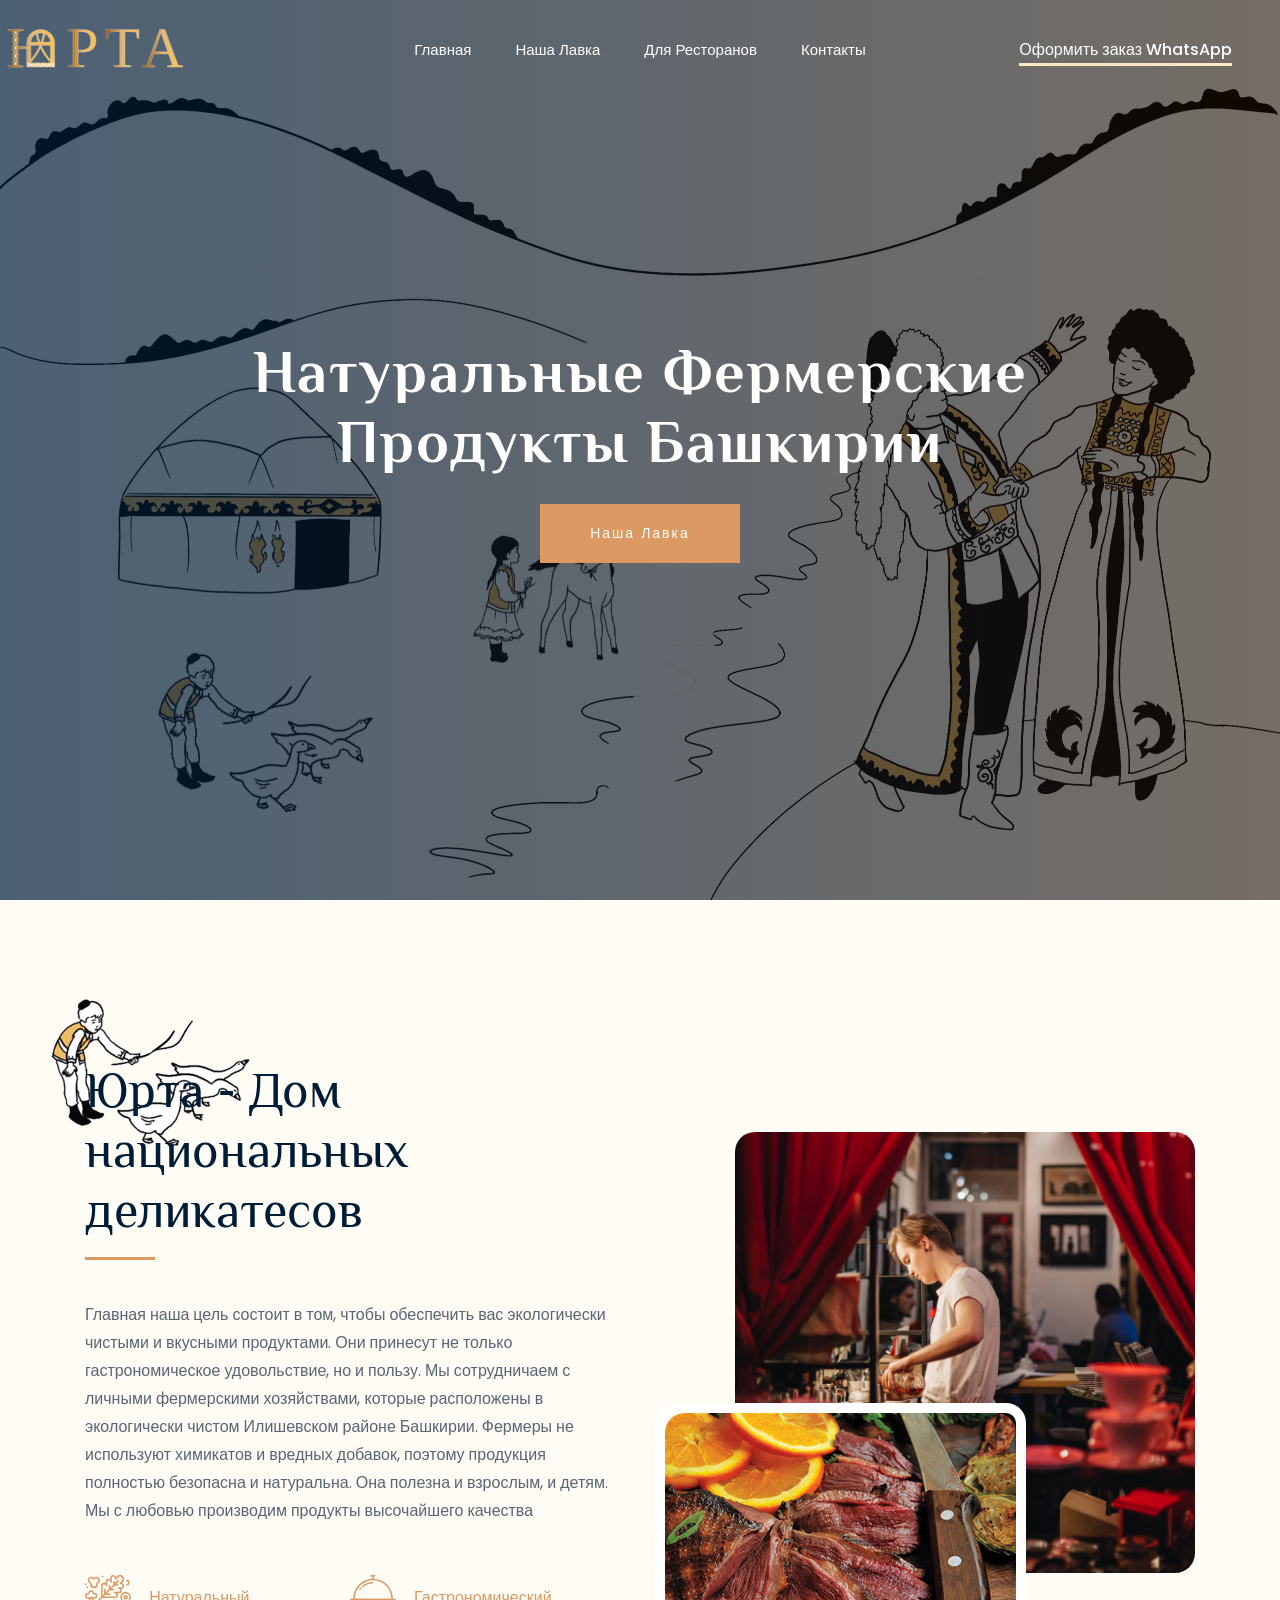
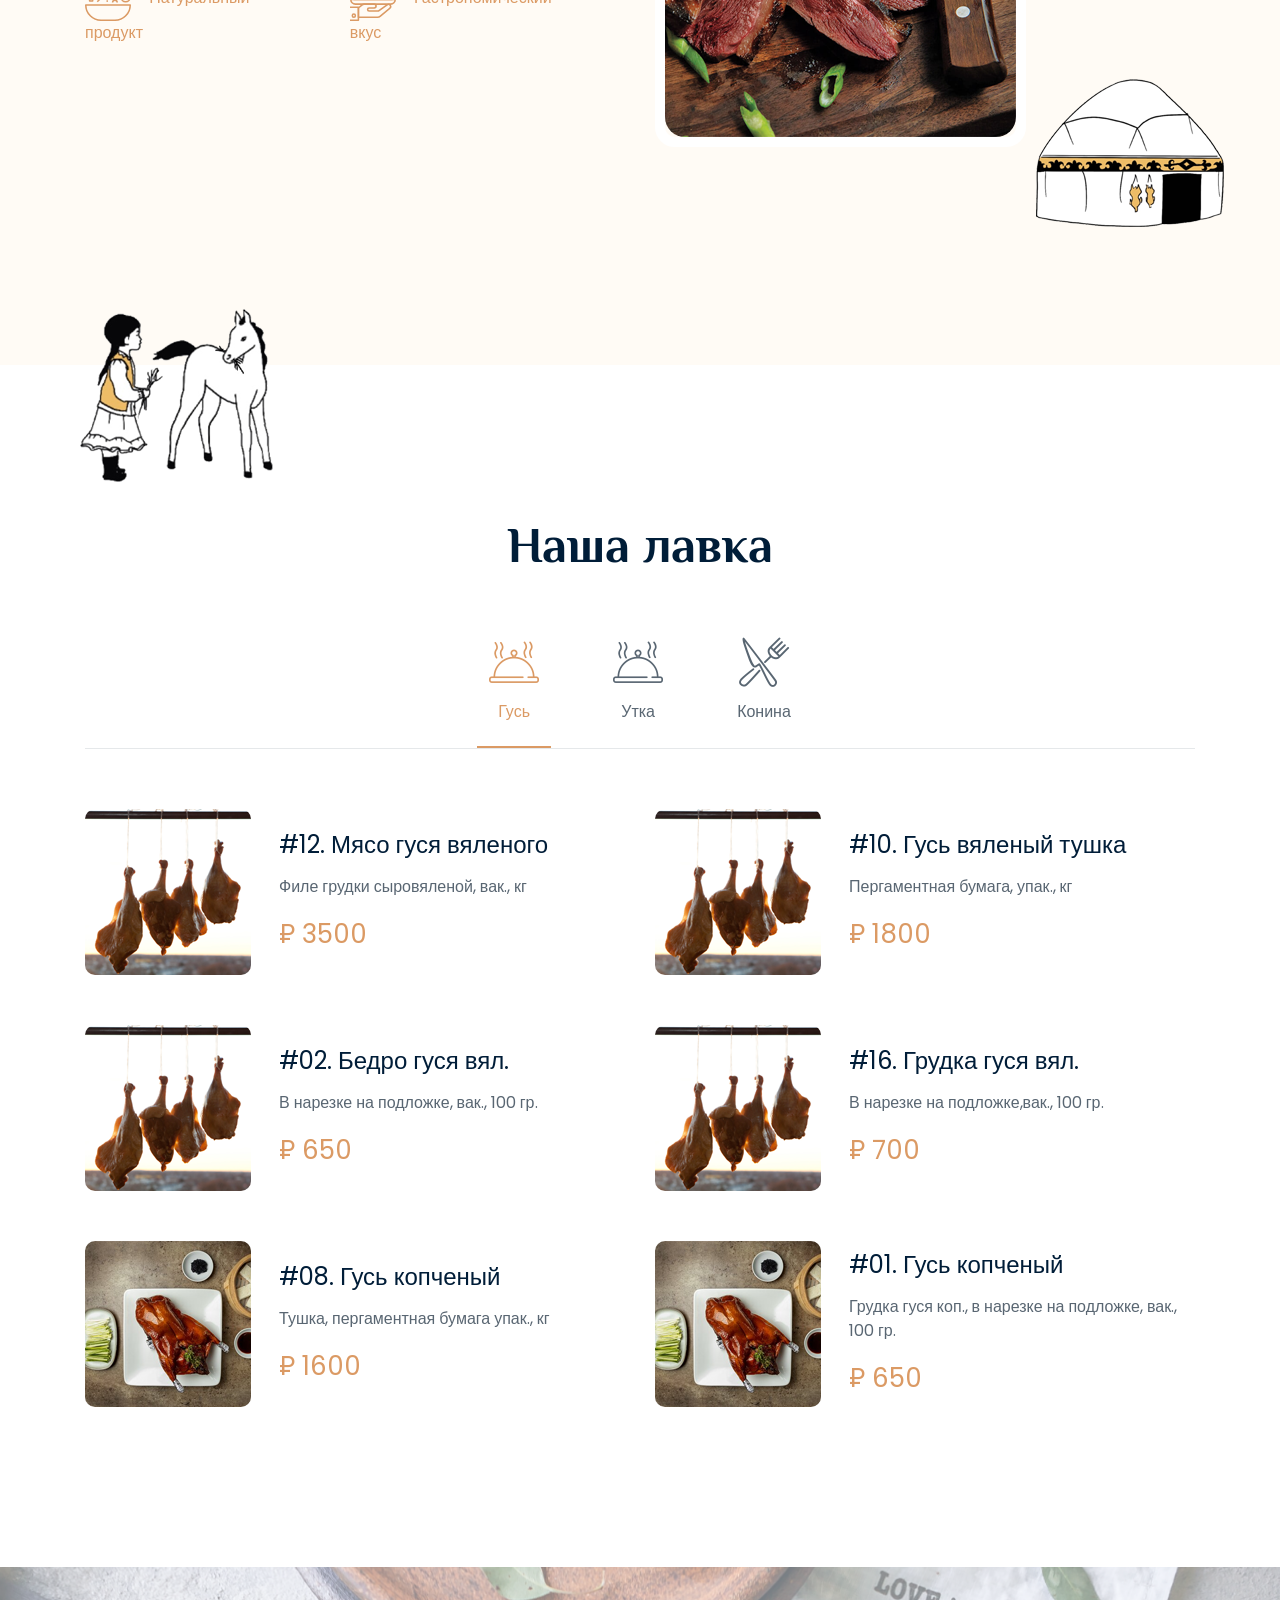
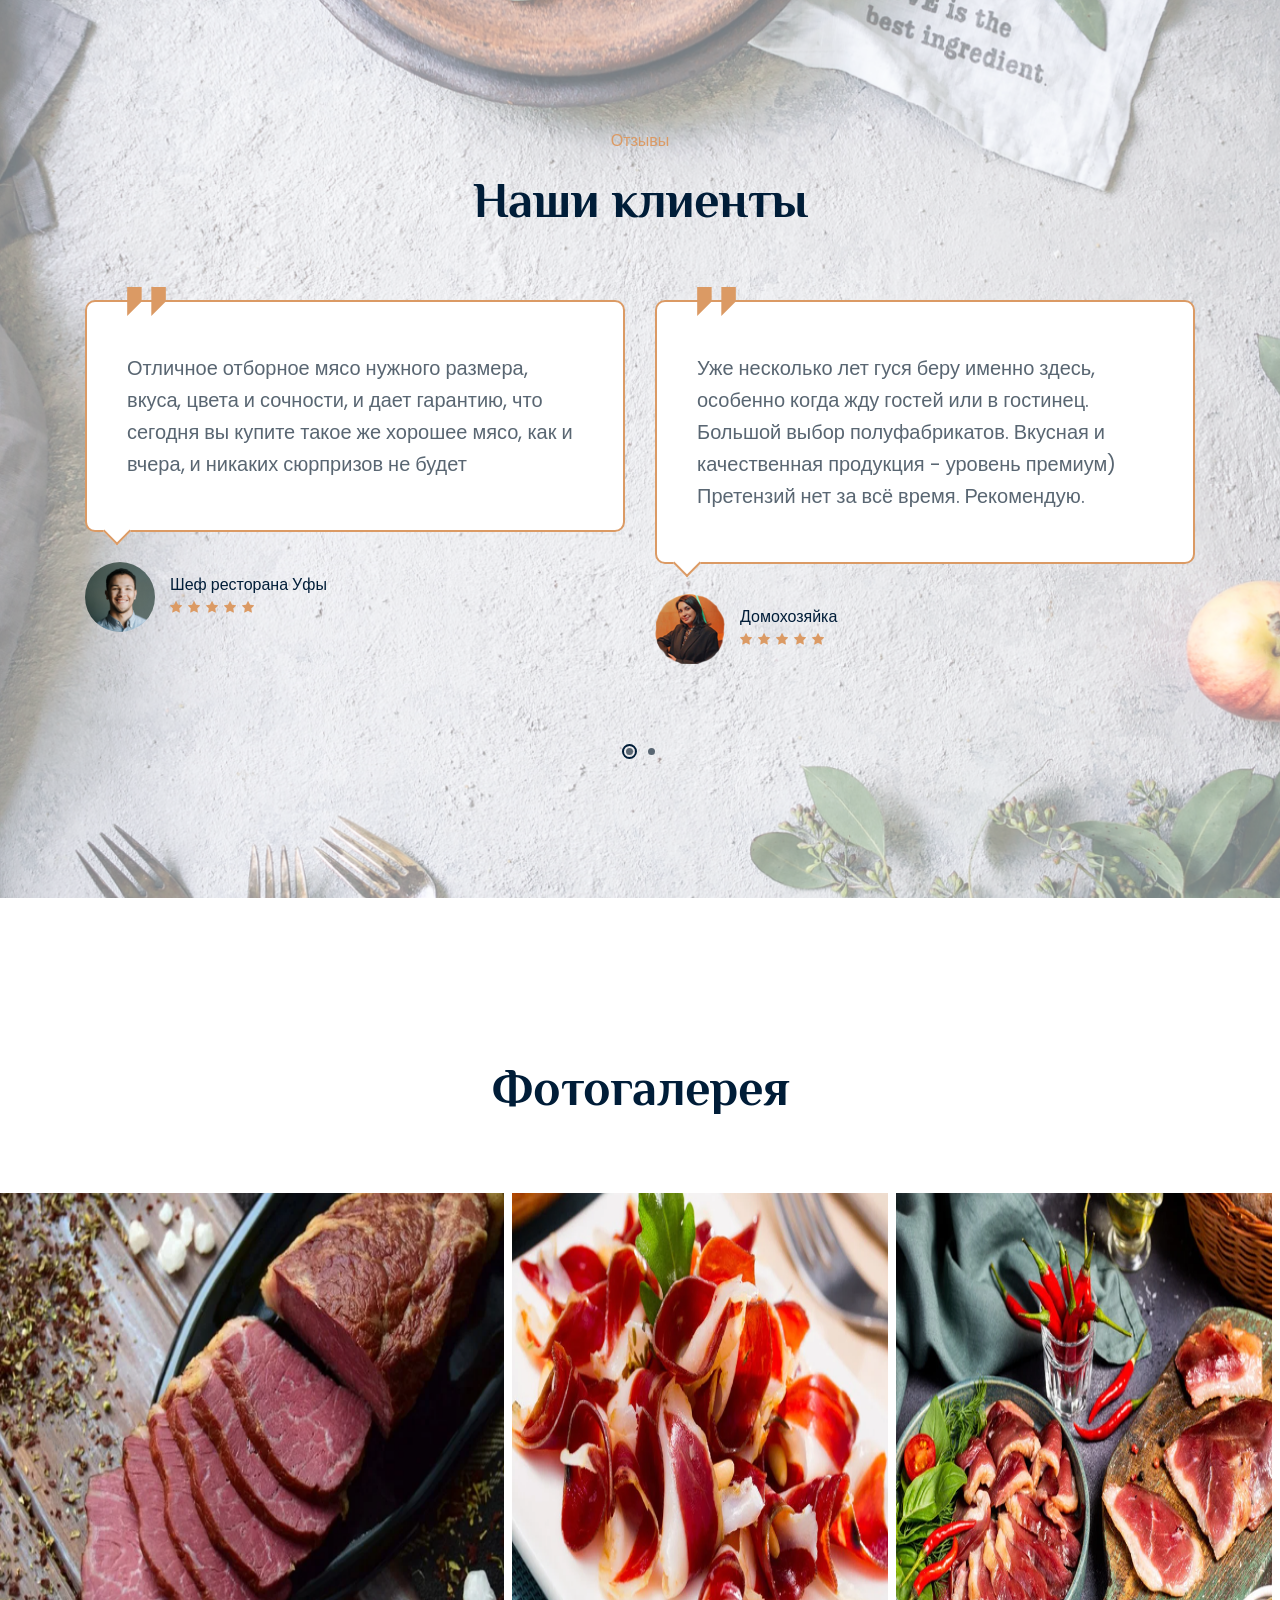
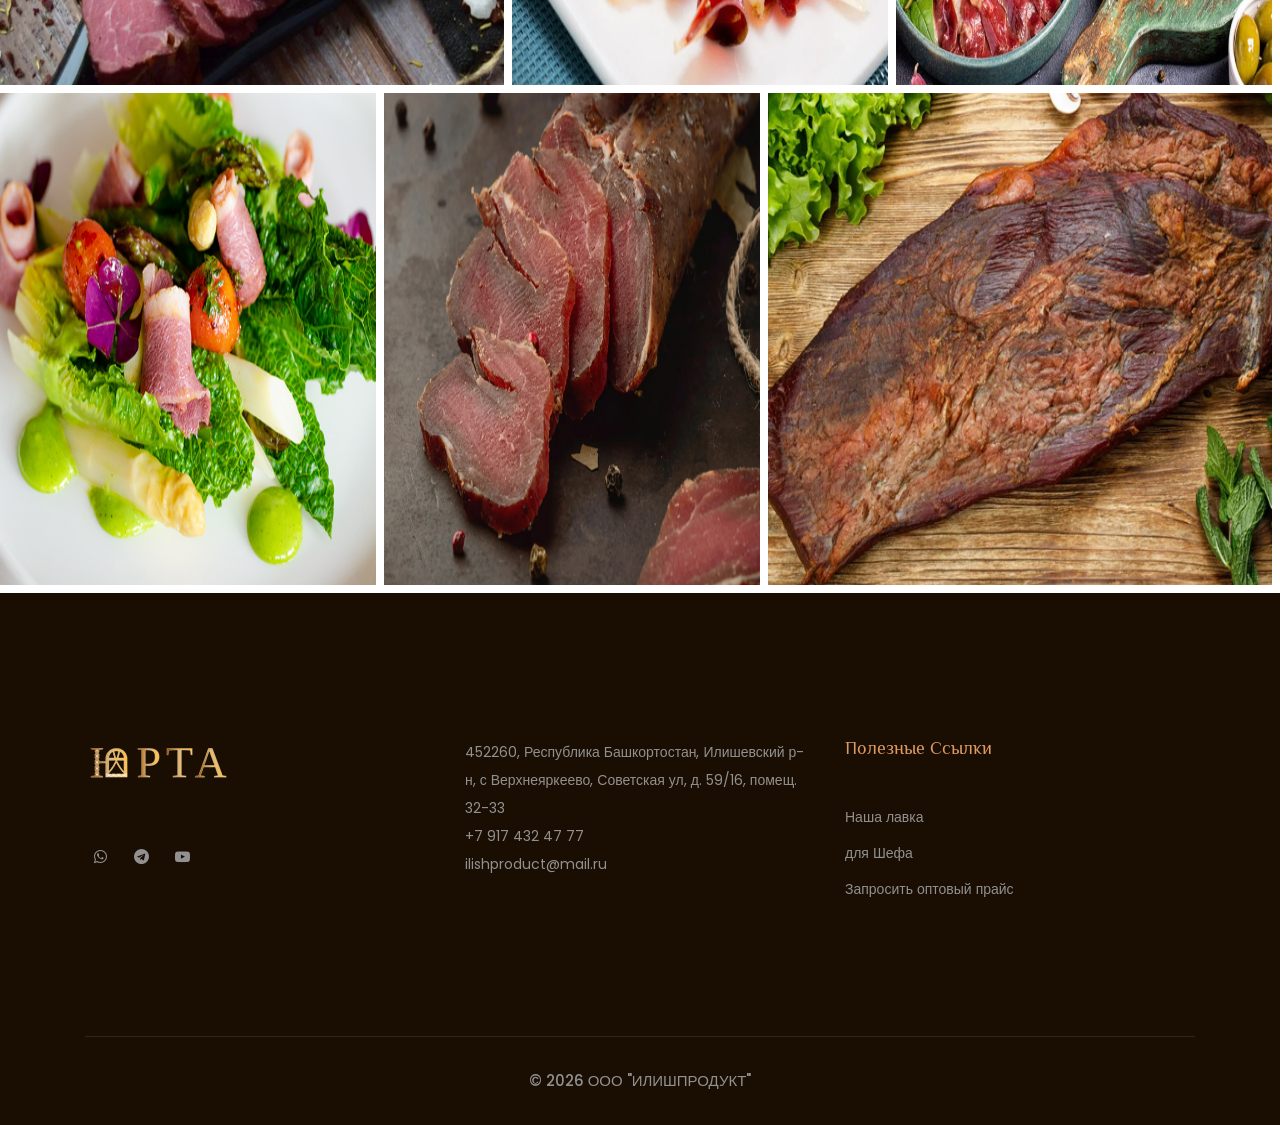
<file: index.html>
<!doctype html>
<html class="no-js" lang="ru">

<head>
    <meta charset="utf-8">
    <meta http-equiv="x-ua-compatible" content="ie=edge">
    <title>Юрта - Дом национальных деликатесов</title>
    <meta name="description" content="">
    <meta name="viewport" content="width=device-width, initial-scale=1">

    <!-- <link rel="manifest" href="site.webmanifest"> -->
    <link rel="shortcut icon" type="image/x-icon" href="img/favicon.png">
    <!-- Place favicon.ico in the root directory -->

    <!-- CSS here -->
    <link rel="stylesheet" href="css/bootstrap.min.css">
    <link rel="stylesheet" href="css/owl.carousel.min.css">
    <link rel="stylesheet" href="css/magnific-popup.css">
    <link rel="stylesheet" href="css/font-awesome.min.css">
    <link rel="stylesheet" href="css/themify-icons.css">
    <link rel="stylesheet" href="css/gijgo.css">
    <link rel="stylesheet" href="css/nice-select.css">
    <link rel="stylesheet" href="css/flaticon.css">
    <link rel="stylesheet" href="css/slicknav.css">

    <link rel="stylesheet" href="css/style.css">
</head>

<body>
    <!--[if lte IE 9]>
            <p class="browserupgrade">You are using an <strong>outdated</strong> browser. Please <a href="https://browsehappy.com/">upgrade your browser</a> to improve your experience and security.</p>
        <![endif]-->

    <!-- header-start -->
    <header>
        <div class="header-area ">
            <div id="sticky-header" class="main-header-area">
                <div class="container-fluid p-0">
                    <div class="header_bottom_border">
                        <div class="row align-items-center no-gutters">
                            <div class="col-xl-3 col-lg-2">
                                <div class="logo">
                                    <a href="index.html">
                                        <img src="img/logo.png" alt="">
                                    </a>
                                </div>
                            </div>
                            <div class="col-xl-6 col-lg-7">
                                <div class="main-menu  d-none d-lg-block">
                                    <nav>
                                        <ul id="navigation">
                                            <li><a class="active" href="index.html">Главная</a></li>
                                            <li><a href="menu.html">Наша лавка</a></li>
                                            <li><a href="about.html">Для ресторанов</a></li>
                                            <li><a href="contact.html">Контакты</a></li>
                                        </ul>
                                    </nav>
                                </div>
                            </div>
                            <div class="col-xl-3 col-lg-3 d-none d-lg-block">
                                <div class="say_hello">
                                    <a href="https://wa.me/79035259558">Оформить заказ WhatsApp</a>
                                </div>
                            </div>
                            <div class="col-12">
                                <div class="mobile_menu d-block d-lg-none"></div>
                            </div>
                        </div>
                    </div>

                </div>
            </div>
        </div>
    </header>
    <!-- header-end -->

    <!-- slider_area_start -->
    <div class="slider_area">
        <div class="slider_active owl-carousel">
            <div class="single_slider  d-flex align-items-center slider_bg_1 overlay">
                <div class="container">
                    <div class="row align-items-center justify-content-center">
                        <div class="col-xl-9 col-md-12">
                            <div class="slider_text text-center">
                                <h3>Натуральные фермерские продукты 
                                    Башкирии</h3>
                                <a href="menu.html" class="boxed-btn3">Наша лавка</a>
                            </div>
                        </div>
                    </div>
                </div>
            </div>
            <div class="single_slider  d-flex align-items-center slider_bg_2 overlay">
                <div class="container">
                    <div class="row align-items-center justify-content-center">
                        <div class="col-xl-9 col-md-12">
                            <div class="slider_text text-center">
                                <h3>Для тех, кто ценит качественную еду</h3>
                                <a href="menu.html" class="boxed-btn3">Наша лавка</a>
                            </div>
                        </div>
                    </div>
                </div>
            </div>
            <div class="single_slider  d-flex align-items-center slider_bg_1 overlay">
                <div class="container">
                    <div class="row align-items-center justify-content-center">
                        <div class="col-xl-9 col-md-12">
                            <div class="slider_text text-center">
                                <h3>Натуральные фермерские продукты 
                                    Башкирии</h3>
                                <a href="menu.html" class="boxed-btn3">Наша лавка</a>
                            </div>
                        </div>
                    </div>
                </div>
            </div>
        </div>
    </div>
    <!-- slider_area_end -->

    <!-- about_area_start -->
    <div class="about_area">
        <div class="icon_1 d-none d-md-block">
            <img src="img/icon/1.png" alt="">
        </div>
        <div class="icon_2 d-none d-md-block">
            <img src="img/icon/2.png" alt="">
        </div>
        <div class="icon_3 d-none d-md-block">
            <img src="img/icon/3.png" alt="">
        </div>
        <div class="container">
            <div class="row align-items-center">
                <div class="col-lg-6">
                    <div class="about_info_wrap">
                            <h3>Юрта - Дом национальных деликатесов</h3>
                            <span class="long_dash"></span>
                        <p>Главная наша цель состоит в том, чтобы обеспечить вас экологически чистыми и вкусными продуктами. Они принесут не только гастрономическое удовольствие, но и пользу. Мы сотрудничаем с личными фермерскими хозяйствами, которые расположены в экологически чистом Илишевском районе Башкирии. Фермеры не 
                            используют химикатов и вредных добавок, поэтому продукция полностью безопасна и натуральна. Она полезна и взрослым, и детям.
                            Мы с любовью производим продукты высочайшего качества</p>
                        <ul class="food_list">
                            <li>
                                <img src="img/svg_icon/salad.svg" alt="">
                                <span>Натуральный продукт</span>
                            </li>
                            <li>
                                <img src="img/svg_icon/tray.svg" alt="">
                                <span>Гастрономический вкус</span>
                            </li>
                        </ul>
                    </div>
                </div>
                <div class="col-lg-6">
                    <div class="about_img">
                        <div class="img_1">
                            <img src="img/about/big.png" alt="">
                        </div>
                        <div class="small_img">
                            <img src="img/about/small.png" alt="">
                        </div>
                    </div>
                </div>
            </div>
        </div>
    </div>
    <!-- about_area_end -->

    <!-- Delicious area start  -->
    <div class="Delicious_area">
        <div class="container">
            <div class="row">
                <div class="col-xl-12">
                    <div class="section_title text-center mb-50">
                        <h3>Наша лавка</h3>
                    </div>
                </div>
            </div>
            <div class="tablist_menu">
                    <div class="row">
                            <div class="col-xl-12">
                                    <ul class="nav justify-content-center" id="pills-tab" role="tablist">
                                            <li class="nav-item">
                                              <a class="nav-link active" id="pills-home-tab" data-toggle="pill" href="#pills-home" role="tab" aria-controls="pills-home" aria-selected="true">
                                                  <div class="single_menu text-center">
                                                      <div class="icon">
                                                          <i class="flaticon-lunch"></i>
                                                      </div>
                                                        <h4>Гусь</h4>
                                                  </div>
                                              </a>
                                            </li>
                                            <li class="nav-item">
                                              <a class="nav-link" id="pills-profile-tab" data-toggle="pill" href="#pills-profile" role="tab" aria-controls="pills-profile" aria-selected="false">
                                                    <div class="single_menu text-center">
                                                            <div class="icon">
                                                                <i class="flaticon-lunch"></i>
                                                            </div>
                                                            <h4>Утка</h4>
                                                        </div>
                                                </a>
                                            </li>
                                            <li class="nav-item">
                                              <a class="nav-link" id="pills-contact-tab" data-toggle="pill" href="#pills-contact" role="tab" aria-controls="pills-contact" aria-selected="false">
                                                    <div class="single_menu text-center">
                                                            <div class="icon">
                                                                <i class="flaticon-kitchen"></i>
                                                            </div>
                                                            <h4>Конина</h4>
                                                        </div>
                                                </a>
                                            </li>
                                    </ul>
                            </div>
                        </div>
            </div>

            <div class="tab-content" id="pills-tabContent">
                    <div class="tab-pane fade show active" id="pills-home" role="tabpanel" aria-labelledby="pills-home-tab">
                        <div class="row">
                <div class="col-xl-6 col-md-6 col-lg-6">
                    <div class="single_delicious d-flex align-items-center">
                        <div class="thumb">
                            <img src="img/delicious/1.png" alt="">
                        </div>
                        <div class="info">
                            <h3>#12. Мясо гуся вяленого</h3>
                            <p>Филе грудки сыровяленой, вак., кг</p>
                            <span>₽ 3500</span>
                        </div>
                    </div>
                </div>
                <div class="col-md-6 col-lg-6">
                        <div class="single_delicious d-flex align-items-center">
                                <div class="thumb">
                                    <img src="img/delicious/1.png" alt="">
                                </div>
                                <div class="info">
                                    <h3>#10. Гусь вяленый тушка</h3>
                                    <p>Пергаментная бумага, упак., кг </p>
                                    <span>₽ 1800</span>
                                </div>
                            </div>
                            
                </div>
                <div class="col-lg-6 col-md-6">
                        <div class="single_delicious d-flex align-items-center">
                                <div class="thumb">
                                    <img src="img/delicious/1.png" alt="">
                                </div>
                                <div class="info">
                                    <h3>#02. Бедро гуся вял.</h3>
                                    <p>В нарезке на подложке, вак., 100 гр.</p>
                                    <span>₽ 650</span>
                                </div>
                            </div>
                </div>
                <div class="col-xl-6 col-md-6 col-lg-6">
                    <div class="single_delicious d-flex align-items-center">
                        <div class="thumb">
                            <img src="img/delicious/1.png" alt="">
                        </div>
                        <div class="info">
                            <h3>#16. Грудка гуся вял.</h3>
                            <p>В нарезке на подложке,вак., 100 гр. </p>
                            <span>₽ 700</span>
                        </div>
                    </div>
                </div>
                <div class="col-lg-6 col-md-6">
                        <div class="single_delicious d-flex align-items-center">
                                <div class="thumb">
                                    <img src="img/delicious/3.png" alt="">
                                </div>
                                <div class="info">
                                    <h3>#08. Гусь копченый</h3>
                                    <p>Тушка, пергаментная бумага упак., кг </p>
                                    <span>₽ 1600</span>
                                </div>
                            </div>
                           
                </div>
                <div class="col-lg-6 col-md-6">
                        <div class="single_delicious d-flex align-items-center">
                                <div class="thumb">
                                    <img src="img/delicious/3.png" alt="">
                                </div>
                                <div class="info">
                                    <h3>#01. Гусь копченый</h3>
                                    <p>Грудка гуся коп., в нарезке на подложке, вак., 100 гр.</p>
                                    <span>₽ 650</span>
                                </div>
                            </div>
                </div>
            </div>
                    </div>
                    <div class="tab-pane fade" id="pills-profile" role="tabpanel" aria-labelledby="pills-profile-tab">
                        <div class="row">
                <div class="col-xl-6 col-md-6 col-lg-6">
                    <div class="single_delicious d-flex align-items-center">
                        <div class="thumb">
                            <img src="img/delicious/4.png" alt="">
                        </div>
                        <div class="info">
                            <h3>#12. Утка копченая</h3>
                            <p>Тушка, пергаментная бумага упак., кг</p>
                            <span>₽ 1100</span>
                        </div>
                    </div>
                    <div class="single_delicious d-flex align-items-center">
                        <div class="thumb">
                            <img src="img/delicious/2.png" alt="">
                        </div>
                        <div class="info">
                            <h3>#10. Утка копченая</h3>
                            <p>Грудка утки копченая, без кости вак. упак., кг.</p>
                            <span>₽ 1800</span>
                        </div>
                    </div>
                    <div class="single_delicious d-flex align-items-center">
                        <div class="thumb">
                            <img src="img/delicious/5.png" alt="">
                        </div>
                        <div class="info">
                            <h3>#02. Колбаски копченые утиные</h3>
                            <p>пергаментная бумага упак., кг</p>
                            <span>₽ 1500</span>
                        </div>
                    </div>
                </div>
                <div class="col-xl-6 col-md-6 col-lg-6">
                    <div class="single_delicious d-flex align-items-center">
                        <div class="thumb">
                            <img src="img/delicious/5.png" alt="">
                        </div>
                        <div class="info">
                            <h3>#16. Колбаса утиная вяленая </h3>
                            <p>пергаментная бумага упак., шт.</p>
                            <span>₽ 810</span>
                        </div>
                    </div>
                    <div class="single_delicious d-flex align-items-center">
                        <div class="thumb">
                            <img src="img/delicious/6.png" alt="">
                        </div>
                        <div class="info">
                            <h3>#08. Балык</h3>
                            <p>Филе грудки сырокопченая, кг.</p>
                            <span>₽ 1300</span>
                        </div>
                    </div>
                  
                </div>
            </div>
                    </div>
                    <div class="tab-pane fade" id="pills-contact" role="tabpanel" aria-labelledby="pills-contact-tab">
                        <div class="row">
                <div class="col-xl-6 col-md-6 col-lg-6">
                    <div class="single_delicious d-flex align-items-center">
                        <div class="thumb">
                            <img src="img/delicious/7.png" alt="">
                        </div>
                        <div class="info">
                            <h3>#12. Кара Юрга</h3>
                            <p>Рулет из конины копченой, кг.</p>
                            <span>₽ 2200</span>
                        </div>
                    </div>
                    <div class="single_delicious d-flex align-items-center">
                        <div class="thumb">
                            <img src="img/delicious/8.png" alt="">
                        </div>
                        <div class="info">
                            <h3>#10. Казылык</h3>
                            <p>Казылык сыровяленый (вес 0,280-0-,300 кг)</p>
                            <span>₽ 650</span>
                        </div>
                    </div>
                    <div class="single_delicious d-flex align-items-center">
                        <div class="thumb">
                            <img src="img/delicious/6.png" alt="">
                        </div>
                        <div class="info">
                            <h3>#02. Балык</h3>
                            <p>Балык из конины сырокопченой, кг.</p>
                            <span>₽ 2400</span>
                        </div>
                    </div>
                </div>
                <div class="col-xl-6 col-md-6 col-lg-6">
                    <div class="single_delicious d-flex align-items-center">
                        <div class="thumb">
                            <img src="img/delicious/2.png" alt="">
                        </div>
                        <div class="info">
                            <h3>#16. Казылык отварной </h3>
                            <p>Казылык отварной, кг.</p>
                            <span>₽ 2300</span>
                        </div>
                    </div>
                    <div class="single_delicious d-flex align-items-center">
                        <div class="thumb">
                            <img src="img/delicious/9.png" alt="">
                        </div>
                        <div class="info">
                            <h3>#08. Конина копченая </h3>
                            <p>Конина копченая, кг.</p>
                            <span>₽ 1500</span>
                        </div>
                    </div>
                    <div class="single_delicious d-flex align-items-center">
                        <div class="thumb">
                            <img src="img/delicious/6.png" alt="">
                        </div>
                        <div class="info">
                            <h3>#01. Бастурма говяжья</h3>
                            <p>Бастурма говяжья, кг.</p>
                            <span>₽ 2500</span>
                        </div>
                    </div>
                </div>
            </div>
                    </div>
                  </div>
            
        </div>
    </div>
    <!--/ Delicious area start  -->
    <!-- testimonial_area  -->
    <div class="testimonial_area overlay ">
        <div class="container">
            <div class="row">
                <div class="col-xl-12">
                    <div class="section_title text-center mb-50">
                        <p>Отзывы</p>
                        <h3>Наши клиенты</h3>
                    </div>
                </div>
            </div>
            <div class="row">
                <div class="col-xl-12">
                    <div class="testmonial_active owl-carousel">
                        <div class="single_carousel">
                            <div class="single_testmonial ">
                                <div class="author_opinion">
                                    <p>Отличное отборное мясо нужного размера, вкуса, цвета и сочности, и дает гарантию, что сегодня вы купите такое же хорошее мясо, как и вчера, и никаких сюрпризов не будет</p>
                                </div>
                                <div class="testmonial_author">
                                    <div class="thumb">
                                        <img src="img/testimonial/author.png" alt="">
                                    </div>
                                    <div class="name">
                                        <h3>Шеф ресторана Уфы</h3>
                                        <div class="icon">
                                            <a href="#"><i class="fa fa-star"></i> </a>
                                            <a href="#"><i class="fa fa-star"></i> </a>
                                            <a href="#"><i class="fa fa-star"></i> </a>
                                            <a href="#"><i class="fa fa-star"></i> </a>
                                            <a href="#"><i class="fa fa-star"></i> </a>
                                        </div>
                                    </div>
                                </div>
                            </div>
                        </div>
                        <div class="single_carousel">
                            <div class="single_testmonial ">
                                <div class="author_opinion">
                                    <p>Уже несколько лет гуся беру именно здесь, особенно когда жду гостей или в гостинец. Большой выбор полуфабрикатов. Вкусная и качественная продукция - уровень премиум) Претензий нет за всё время. Рекомендую.</p>
                                </div>
                                <div class="testmonial_author">
                                    <div class="thumb">
                                        <img src="img/testimonial/author2.png" alt="">
                                    </div>
                                    <div class="name">
                                        <h3>Домохозяйка</h3>
                                        <div class="icon">
                                            <a href="#"><i class="fa fa-star"></i> </a>
                                            <a href="#"><i class="fa fa-star"></i> </a>
                                            <a href="#"><i class="fa fa-star"></i> </a>
                                            <a href="#"><i class="fa fa-star"></i> </a>
                                            <a href="#"><i class="fa fa-star"></i> </a>
                                        </div>
                                    </div>
                                </div>
                            </div>
                        </div>
                        <div class="single_carousel">
                            <div class="single_testmonial ">
                                <div class="author_opinion">
                                    <p>Отличное отборное мясо нужного размера, вкуса, цвета и сочности, и дает гарантию, что сегодня вы купите такое же хорошее мясо, как и вчера, и никаких сюрпризов не будет</p>
                                </div>
                                <div class="testmonial_author">
                                    <div class="thumb">
                                        <img src="img/testimonial/author.png" alt="">
                                    </div>
                                    <div class="name">
                                        <h3>Шеф ресторана Москвы</h3>
                                        <div class="icon">
                                            <a href="#"><i class="fa fa-star"></i> </a>
                                            <a href="#"><i class="fa fa-star"></i> </a>
                                            <a href="#"><i class="fa fa-star"></i> </a>
                                            <a href="#"><i class="fa fa-star"></i> </a>
                                            <a href="#"><i class="fa fa-star"></i> </a>
                                        </div>
                                    </div>
                                </div>
                            </div>
                        </div>
                        <div class="single_carousel">
                            <div class="single_testmonial ">
                                <div class="author_opinion">
                                    <p>Отличное отборное мясо нужного размера, вкуса, цвета и сочности, и дает гарантию, что сегодня вы купите такое же хорошее мясо, как и вчера, и никаких сюрпризов не будет</p>
                                </div>
                                <div class="testmonial_author">
                                    <div class="thumb">
                                        <img src="img/testimonial/author2.png" alt="">
                                    </div>
                                    <div class="name">
                                        <h3>Домохозяйка</h3>
                                        <div class="icon">
                                            <a href="#"><i class="fa fa-star"></i> </a>
                                            <a href="#"><i class="fa fa-star"></i> </a>
                                            <a href="#"><i class="fa fa-star"></i> </a>
                                            <a href="#"><i class="fa fa-star"></i> </a>
                                            <a href="#"><i class="fa fa-star"></i> </a>
                                        </div>
                                    </div>
                                </div>
                            </div>
                        </div>
                    </div>
                </div>
            </div>
        </div>
    </div>
    <!-- /testimonial_area  -->

    <!-- gallery_start -->
    <div class="gallery_area">
        <div class="container">
            <div class="row">
                <div class="col-xl-12">
                    <div class="section_title text-center mb-75">
                        <h3>Фотогалерея</h3>
                    </div>
                </div>
            </div>
        </div>
        <div class="single_gallery big_img">
            <a class="popup-image" href="img/gallery/1.png"></a>
            <img src="img/gallery/1.png" alt="">
        </div>
        <div class="single_gallery small_img">
            <a class="popup-image" href="img/gallery/2.png"></a>
            <img src="img/gallery/2.png" alt="">
        </div>
        <div class="single_gallery small_img">
            <a class="popup-image" href="img/gallery/3.png"></a>
            <img src="img/gallery/3.png" alt="">
        </div>

        <div class="single_gallery small_img">
            <a class="popup-image" href="img/gallery/4.png"></a>
            <img src="img/gallery/4.png" alt="">
        </div>
        <div class="single_gallery small_img">
            <a class="popup-image" href="img/gallery/5.png"></a>
            <img src="img/gallery/5.png" alt="">
        </div>
        <div class="single_gallery big_img">
            <a class="popup-image" href="img/gallery/6.png"></a>
            <img src="img/gallery/6.png" alt="">
        </div>
    </div>
    
    <!-- gallery end -->
    

    <!-- footer_start  -->
    <footer class="footer">
        <div class="footer_top">
            <div class="container">
                <div class="row">
                    <div class="col-xl-3 col-md-6 col-lg-3 ">
                        <div class="footer_widget">
                            <div class="footer_logo">
                                <a href="#">
                                    <img src="img/footer_logo.png" alt="">
                                </a>
                            </div>
                            
                            <div class="socail_links">
                                <ul>
                                    <li>
                                        <a href="https://wa.me/79035259558">
                                            <i class="fa fa-whatsapp"></i> 
                                        </a>
                                    </li>
                                    <li>
                                        <a href="#">
                                            <i class="fa fa-telegram"></i>
                                        </a>
                                    </li>
                                    <li>
                                        <a href="#">
                                            <i class="fa fa-youtube-play"></i>
                                        </a>
                                    </li>
                                </ul>
                            </div>

                        </div>
                    </div>
                    <div class="col-xl-4 col-md-6 col-lg-4 offset-xl-1">
                        <div class="footer_widget">
                            <p>452260, Республика Башкортостан, Илишевский р-н, с Верхнеяркеево, Советская ул, д. 59/16, помещ. 32-33 <br>
                                <a href="#">+7 917 432 47 77</a> <br>
                                <a href="#">ilishproduct@mail.ru</a>
                            </p>
                        </div>
                    </div>
                    <div class="col-xl-4 col-md-6 col-lg-4">
                        <div class="footer_widget">
                            <h3 class="footer_title">
                                Полезные ссылки
                            </h3>
                            <ul>
                                <li><a href="#">Наша лавка</a></li>
                                <li><a href="#">для Шефа</a></li>
                                <li><a href="#">Запросить оптовый прайс</a></li>
                            </ul>
                        </div>
                    </div>
                </div>
            </div>
        </div>
        <div class="copy-right_text">
            <div class="container">
                <div class="footer_border"></div>
                <div class="row">
                    <div class="col-xl-12">
                        <p class="copy_right text-center">
                           &copy; 2026 ООО "ИЛИШПРОДУКТ"
                        </p>
                    </div>
                </div>
            </div>
        </div>
    </footer>
    <!-- footer_end  -->

    <!-- JS here -->
    <script src="js/vendor/modernizr-3.5.0.min.js"></script>
    <script src="js/vendor/jquery-1.12.4.min.js"></script>
    <script src="js/bootstrap.min.js"></script>
    <script src="js/owl.carousel.min.js"></script>
    <script src="js/isotope.pkgd.min.js"></script>
    <script src="js/ajax-form.js"></script>
    <script src="js/waypoints.min.js"></script>
    <script src="js/jquery.counterup.min.js"></script>
    <script src="js/imagesloaded.pkgd.min.js"></script>
    <script src="js/scrollIt.js"></script>
    <script src="js/jquery.scrollUp.min.js"></script>
    <script src="js/wow.min.js"></script>
    <script src="js/gijgo.min.js"></script>
    <script src="js/nice-select.min.js"></script>
    <script src="js/jquery.slicknav.min.js"></script>
    <script src="js/jquery.magnific-popup.min.js"></script>
    <script src="js/plugins.js"></script>



    <!--contact js-->
    <script src="js/contact.js"></script>
    <script src="js/jquery.ajaxchimp.min.js"></script>
    <script src="js/jquery.form.js"></script>
    <script src="js/jquery.validate.min.js"></script>
    <script src="js/mail-script.js"></script>


    <script src="js/main.js"></script>

    
</body>

</html>
</file>
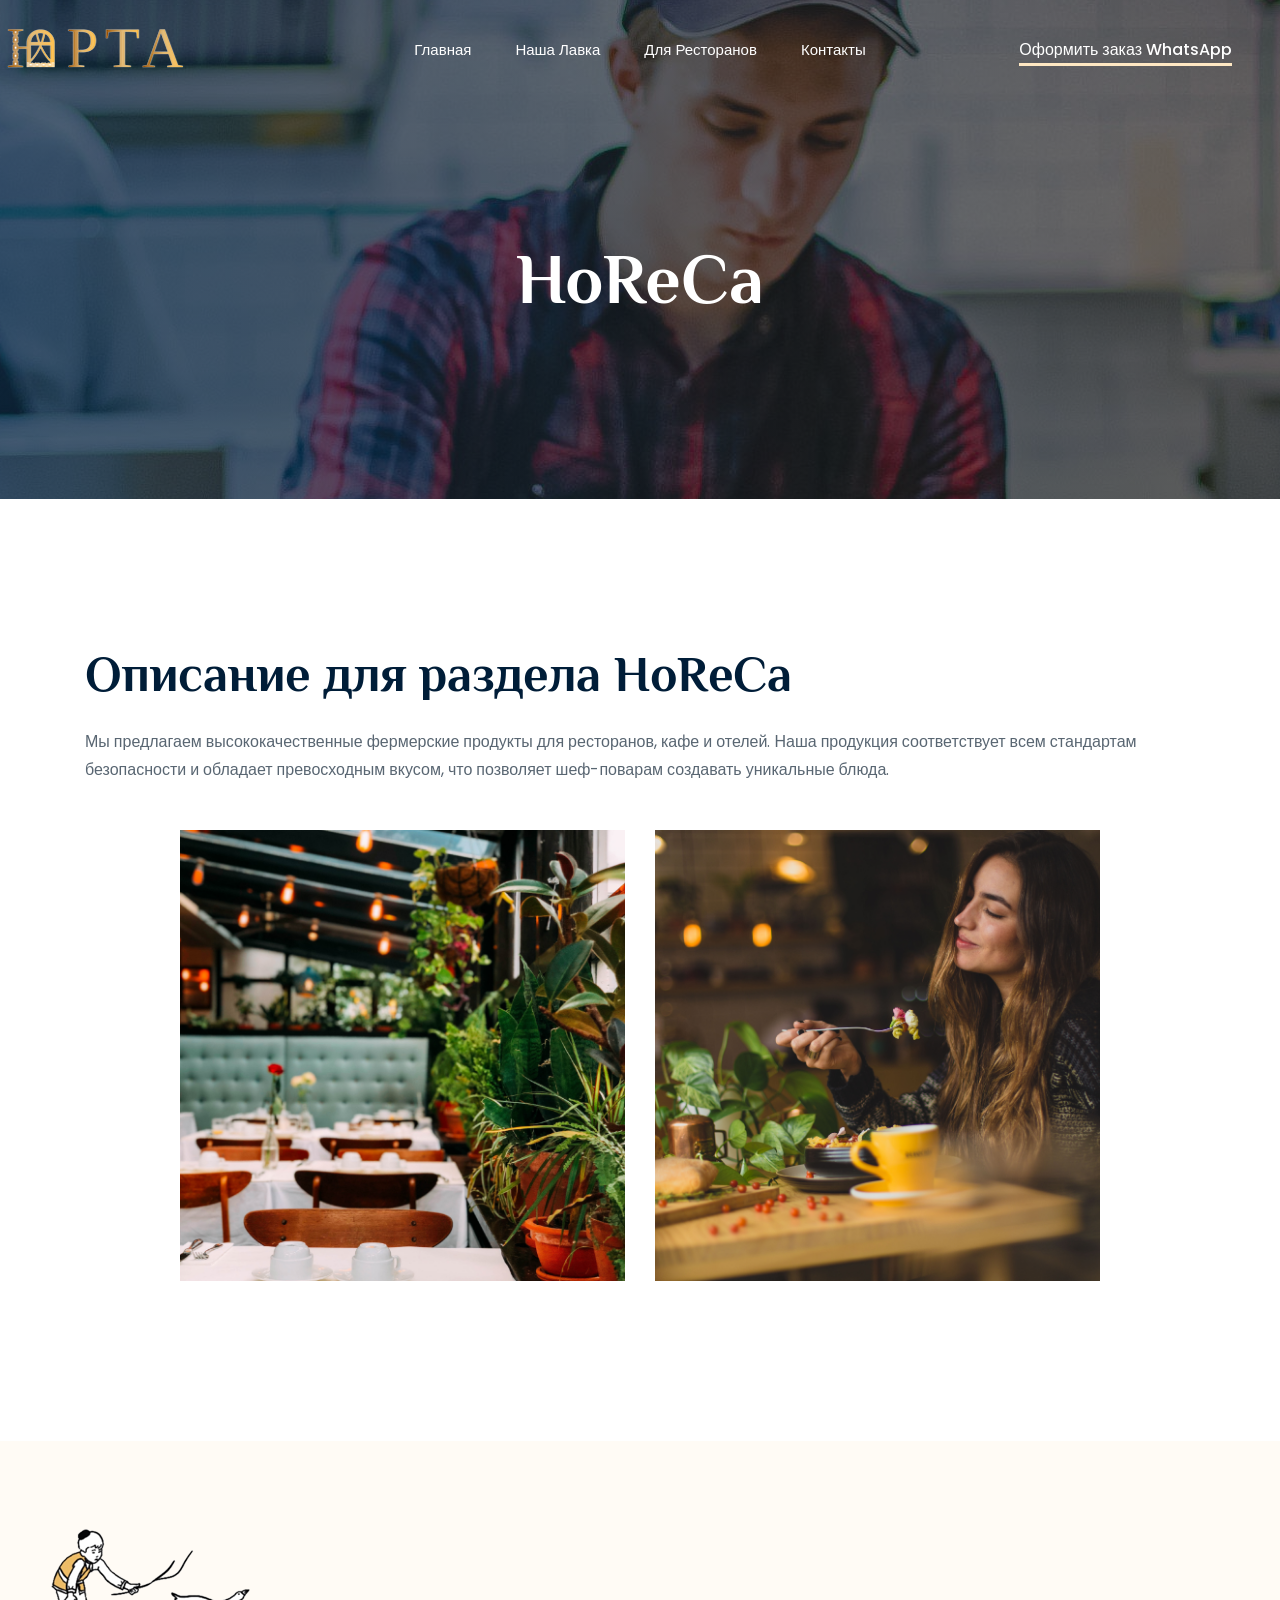
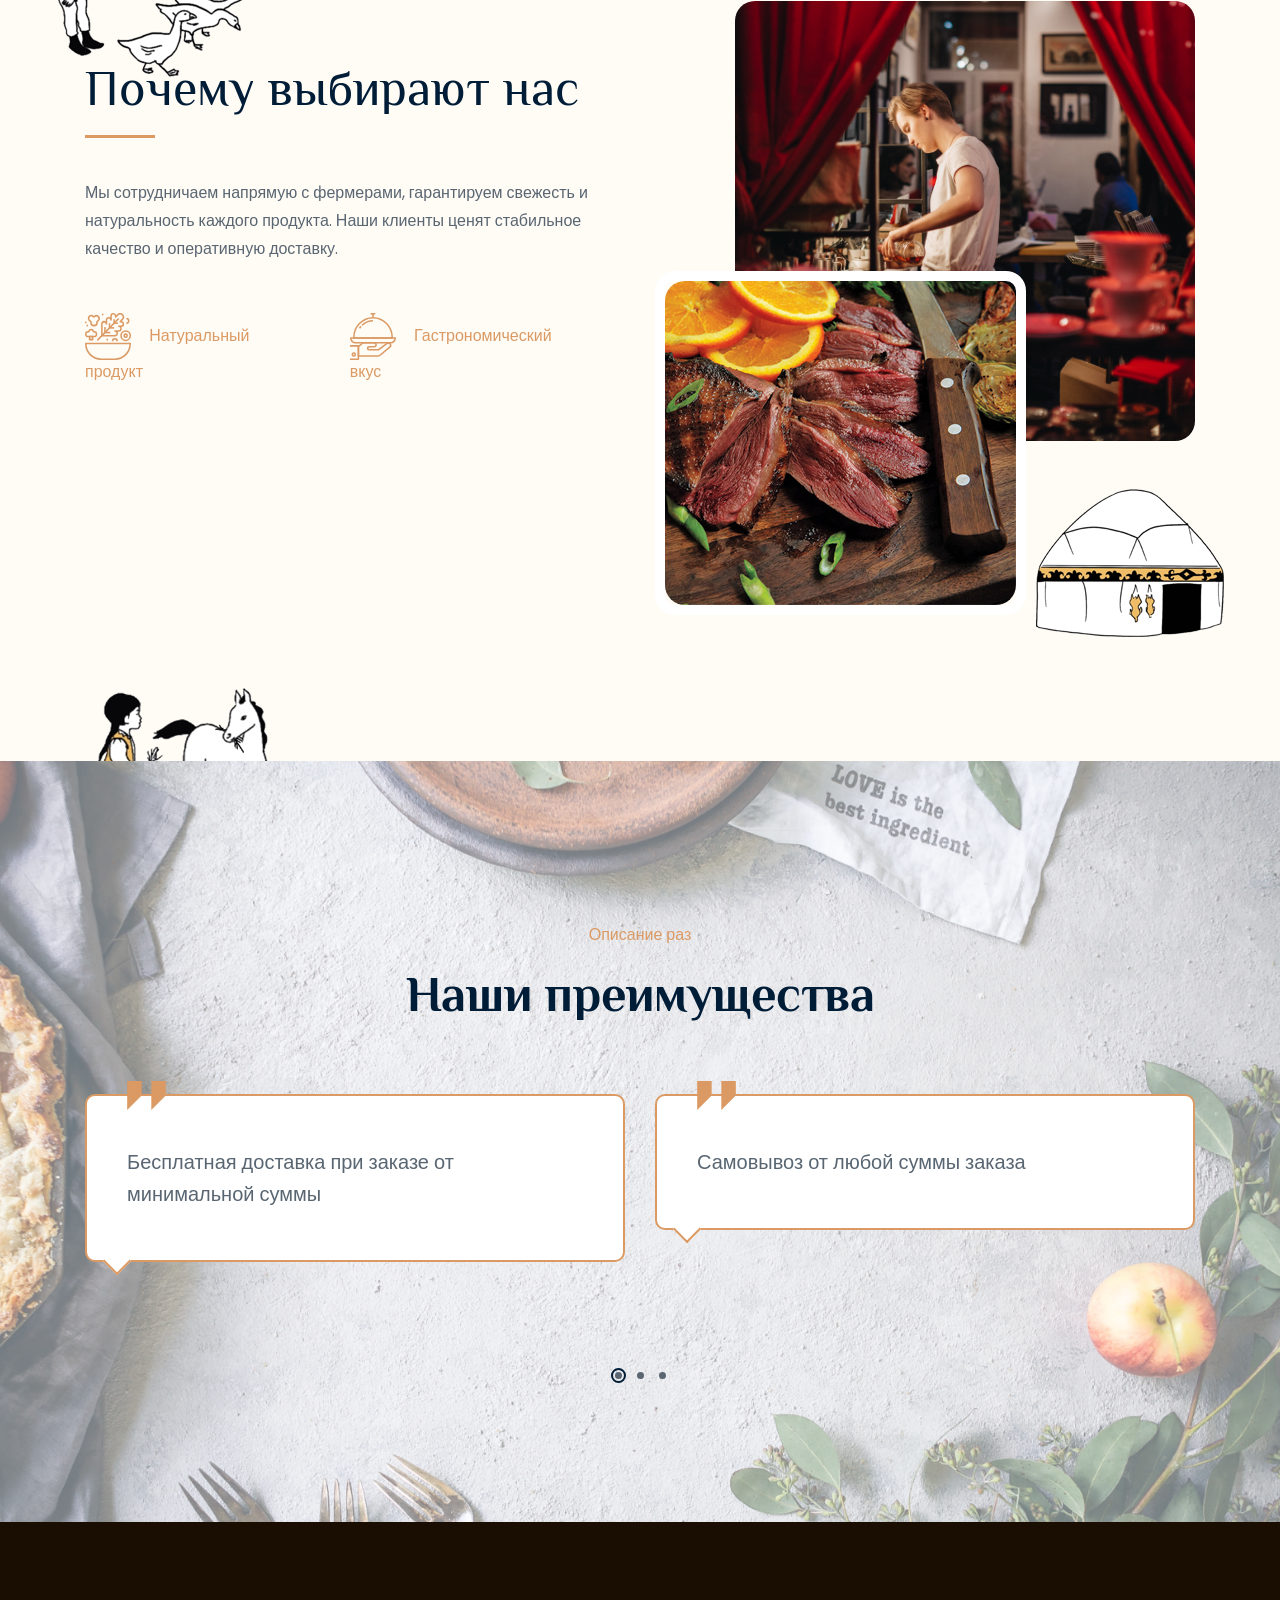
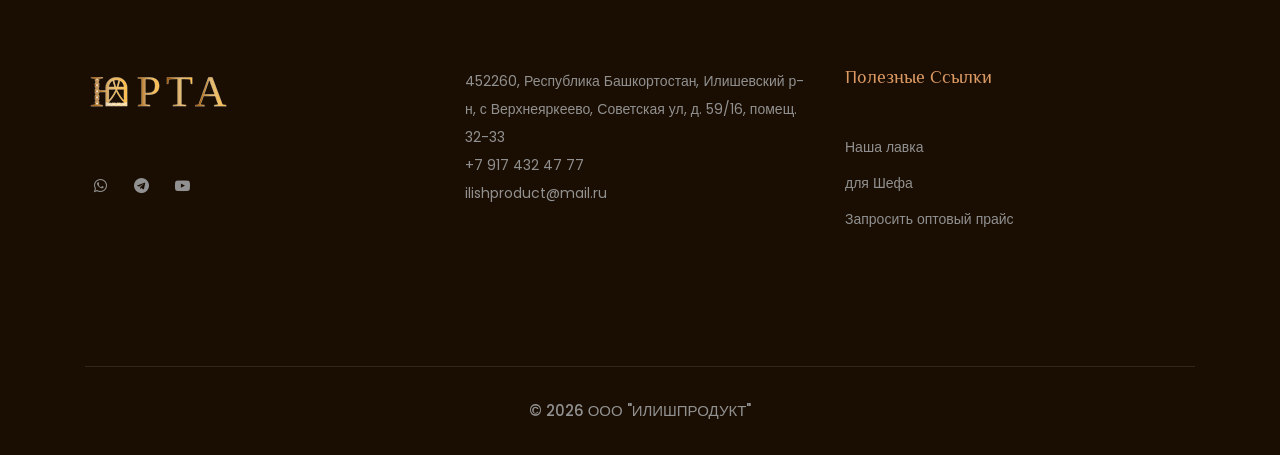
<file: about.html>
<!doctype html>
<html class="no-js" lang="zxx">

<head>
    <meta charset="utf-8">
    <meta http-equiv="x-ua-compatible" content="ie=edge">
    <title>Restaurant</title>
    <meta name="description" content="">
    <meta name="viewport" content="width=device-width, initial-scale=1">

    <!-- <link rel="manifest" href="site.webmanifest"> -->
    <link rel="shortcut icon" type="image/x-icon" href="img/favicon.png">
    <!-- Place favicon.ico in the root directory -->

    <!-- CSS here -->
    <link rel="stylesheet" href="css/bootstrap.min.css">
    <link rel="stylesheet" href="css/owl.carousel.min.css">
    <link rel="stylesheet" href="css/magnific-popup.css">
    <link rel="stylesheet" href="css/font-awesome.min.css">
    <link rel="stylesheet" href="css/themify-icons.css">
    <link rel="stylesheet" href="css/gijgo.css">
    <link rel="stylesheet" href="css/nice-select.css">
    <link rel="stylesheet" href="css/flaticon.css">
    <link rel="stylesheet" href="css/slicknav.css">

    <link rel="stylesheet" href="css/style.css">
</head>

<body>
    <!--[if lte IE 9]>
            <p class="browserupgrade">You are using an <strong>outdated</strong> browser. Please <a href="https://browsehappy.com/">upgrade your browser</a> to improve your experience and security.</p>
        <![endif]-->

    <!-- header-start -->
    <header>
        <div class="header-area ">
            <div id="sticky-header" class="main-header-area">
                <div class="container-fluid p-0">
                    <div class="header_bottom_border">
                        <div class="row align-items-center no-gutters">
                            <div class="col-xl-3 col-lg-2">
                                <div class="logo">
                                    <a href="index.html">
                                        <img src="img/logo.png" alt="">
                                    </a>
                                </div>
                            </div>
                            <div class="col-xl-6 col-lg-7">
                                <div class="main-menu  d-none d-lg-block">
                                    <nav>
                                        <ul id="navigation">
                                            <li><a class="active" href="index.html">Главная</a></li>
                                            <li><a href="menu.html">Наша лавка</a></li>
                                            <li><a href="about.html">Для ресторанов</a></li>
                                            <li><a href="contact.html">Контакты</a></li>
                                        </ul>
                                    </nav>
                                </div>
                            </div>
                            <div class="col-xl-3 col-lg-3 d-none d-lg-block">
                                <div class="say_hello">
                                    <a href="https://wa.me/c/79035259558" target="_blank">Оформить заказ WhatsApp</a>
                                </div>
                            </div>
                            <div class="col-12">
                                <div class="mobile_menu d-block d-lg-none"></div>
                            </div>
                        </div>
                    </div>

                </div>
            </div>
        </div>
    </header>
    <!-- header-end -->

    <!-- bradcam_area  -->
    <div class="bradcam_area bradcam_bg_1">
        <div class="container">
            <div class="row">
                <div class="col-xl-12">
                    <div class="bradcam_text text-center">
                        <h3>HoReCa</h3>
                    </div>
                </div>
            </div>
        </div>
    </div>
    <!--/ bradcam_area  -->

    <div class="main_about_wrap">
        <div class="container">
            <div class="row">
                <div class="col-xl-12">
                    <h3>Описание для раздела HoReCa</h3>
                        <p>Мы предлагаем высококачественные фермерские продукты для ресторанов, кафе и отелей. Наша продукция соответствует всем стандартам безопасности и обладает превосходным вкусом, что позволяет шеф-поварам создавать уникальные блюда.</p>
                </div>
            </div>
            <div class="row justify-content-center">
                <div class="col-lg-10">
                    <div class="row">
                        <div class="col-xl-6 col-md-6">
                            <div class="about_thumb">
                                <img src="img/about/about_1.png" alt="">
                            </div>
                        </div>
                        <div class="col-xl-6 col-md-6">
                            <div class="about_thumb">
                                <img src="img/about/about_2.png" alt="">
                            </div>
                        </div>
                    </div>
                </div>
            </div>
        </div>
    </div>
    <!-- about_area_start -->
    <div class="about_area">
        <div class="icon_1 d-none d-md-block">
            <img src="img/icon/1.png" alt="">
        </div>
        <div class="icon_2 d-none d-md-block">
            <img src="img/icon/2.png" alt="">
        </div>
        <div class="icon_3 d-none d-md-block">
            <img src="img/icon/3.png" alt="">
        </div>
        <div class="container">
            <div class="row align-items-center">
                <div class="col-lg-6">
                    <div class="about_info_wrap">
                            <h3>Почему выбирают нас</h3>
                            <span class="long_dash"></span>
                        <p>Мы сотрудничаем напрямую с фермерами, гарантируем свежесть и натуральность каждого продукта. Наши клиенты ценят стабильное качество и оперативную доставку.</p>
                        <ul class="food_list">
                            <li>
                                <img src="img/svg_icon/salad.svg" alt="">
                                <span>Натуральный продукт</span>
                            </li>
                            <li>
                                <img src="img/svg_icon/tray.svg" alt="">
                                <span>Гастрономический вкус</span>
                            </li>
                        </ul>
                    </div>
                </div>
                <div class="col-lg-6">
                    <div class="about_img">
                        <div class="img_1">
                            <img src="img/about/big.png" alt="">
                        </div>
                        <div class="small_img">
                            <img src="img/about/small.png" alt="">
                        </div>
                    </div>
                </div>
            </div>
        </div>
    </div>
    <!-- about_area_end -->

    <!-- testimonial_area  -->
    <div class="testimonial_area overlay custom_mt">
        <div class="container">
            <div class="row">
                <div class="col-xl-12">
                    <div class="section_title text-center mb-50">
                        <p>Описание раз</p>
                        <h3>Наши преимущества</h3>
                    </div>
                </div>
            </div>
            <div class="row">
                <div class="col-xl-12">
                    <div class="testmonial_active owl-carousel">
                        <div class="single_carousel">
                            <div class="single_testmonial ">
                                <div class="author_opinion">
                                    <p>Бесплатная доставка при заказе от минимальной суммы</p>
                                </div>
                            </div>
                        </div>
                        <div class="single_carousel">
                            <div class="single_testmonial ">
                                <div class="author_opinion">
                                    <p>Самовывоз от любой суммы заказа</p>
                                </div>
                            </div>
                        </div>
                        <div class="single_carousel">
                            <div class="single_testmonial ">
                                <div class="author_opinion">
                                    <p>Оформление ВСД в Меркурий</p>
                                </div>
                            </div>
                        </div>
                        <div class="single_carousel">
                            <div class="single_testmonial ">
                                <div class="author_opinion">
                                    <p>Евразийское соответствие (EAC)</p>
                                </div>
                            </div>
                        </div>
                        <div class="single_carousel">
                            <div class="single_testmonial ">
                                <div class="author_opinion">
                                    <p>Наши преимущества №4</p>
                                </div>
                            </div>
                        </div>
                    </div>
                </div>
            </div>
        </div>
    </div>
    <!-- /testimonial_area  -->

    
    <!-- footer_start  -->
    <footer class="footer">
        <div class="footer_top">
            <div class="container">
                <div class="row">
                    <div class="col-xl-3 col-md-6 col-lg-3 ">
                        <div class="footer_widget">
                            <div class="footer_logo">
                                <a href="#">
                                    <img src="img/footer_logo.png" alt="">
                                </a>
                            </div>
                            
                            <div class="socail_links">
                                <ul>
                                    <li>
                                        <a href="https://wa.me/79035259558">
                                            <i class="fa fa-whatsapp"></i> 
                                        </a>
                                    </li>
                                    <li>
                                        <a href="#">
                                            <i class="fa fa-telegram"></i>
                                        </a>
                                    </li>
                                    <li>
                                        <a href="#">
                                            <i class="fa fa-youtube-play"></i>
                                        </a>
                                    </li>
                                </ul>
                            </div>

                        </div>
                    </div>
                    <div class="col-xl-4 col-md-6 col-lg-4 offset-xl-1">
                        <div class="footer_widget">
                            <p>452260, Республика Башкортостан, Илишевский р-н, с Верхнеяркеево, Советская ул, д. 59/16, помещ. 32-33 <br>
                                <a href="#">+7 917 432 47 77</a> <br>
                                <a href="#">ilishproduct@mail.ru</a>
                            </p>
                        </div>
                    </div>
                    <div class="col-xl-4 col-md-6 col-lg-4">
                        <div class="footer_widget">
                            <h3 class="footer_title">
                                Полезные ссылки
                            </h3>
                            <ul>
                                <li><a href="#">Наша лавка</a></li>
                                <li><a href="#">для Шефа</a></li>
                                <li><a href="#">Запросить оптовый прайс</a></li>
                            </ul>
                        </div>
                    </div>
                </div>
            </div>
        </div>
        <div class="copy-right_text">
            <div class="container">
                <div class="footer_border"></div>
                <div class="row">
                    <div class="col-xl-12">
                        <p class="copy_right text-center">
                           &copy; 2026 ООО "ИЛИШПРОДУКТ"
                        </p>
                    </div>
                </div>
            </div>
        </div>
    </footer>
    <!-- footer_end  -->

    <!-- JS here -->
    <script src="js/vendor/modernizr-3.5.0.min.js"></script>
    <script src="js/vendor/jquery-1.12.4.min.js"></script>
    <script src="js/popper.min.js"></script>
    <script src="js/bootstrap.min.js"></script>
    <script src="js/owl.carousel.min.js"></script>
    <script src="js/isotope.pkgd.min.js"></script>
    <script src="js/ajax-form.js"></script>
    <script src="js/waypoints.min.js"></script>
    <script src="js/jquery.counterup.min.js"></script>
    <script src="js/imagesloaded.pkgd.min.js"></script>
    <script src="js/scrollIt.js"></script>
    <script src="js/jquery.scrollUp.min.js"></script>
    <script src="js/wow.min.js"></script>
    <script src="js/gijgo.min.js"></script>
    <script src="js/nice-select.min.js"></script>
    <script src="js/jquery.slicknav.min.js"></script>
    <script src="js/jquery.magnific-popup.min.js"></script>
    <script src="js/plugins.js"></script>



    <!--contact js-->
    <script src="js/contact.js"></script>
    <script src="js/jquery.ajaxchimp.min.js"></script>
    <script src="js/jquery.form.js"></script>
    <script src="js/jquery.validate.min.js"></script>
    <script src="js/mail-script.js"></script>


    <script src="js/main.js"></script>

    <script>
        $('#datepicker').datepicker({
            iconsLibrary: 'fontawesome',
            icons: {
                rightIcon: '<span class="fa fa-calendar-o"></span>'
            }
        });
        $('#datepicker2').datepicker({
            iconsLibrary: 'fontawesome',
            icons: {
                rightIcon: '<span class="fa fa-calendar-o"></span>'
            }

        });
    </script>
</body>

</html>
</file>
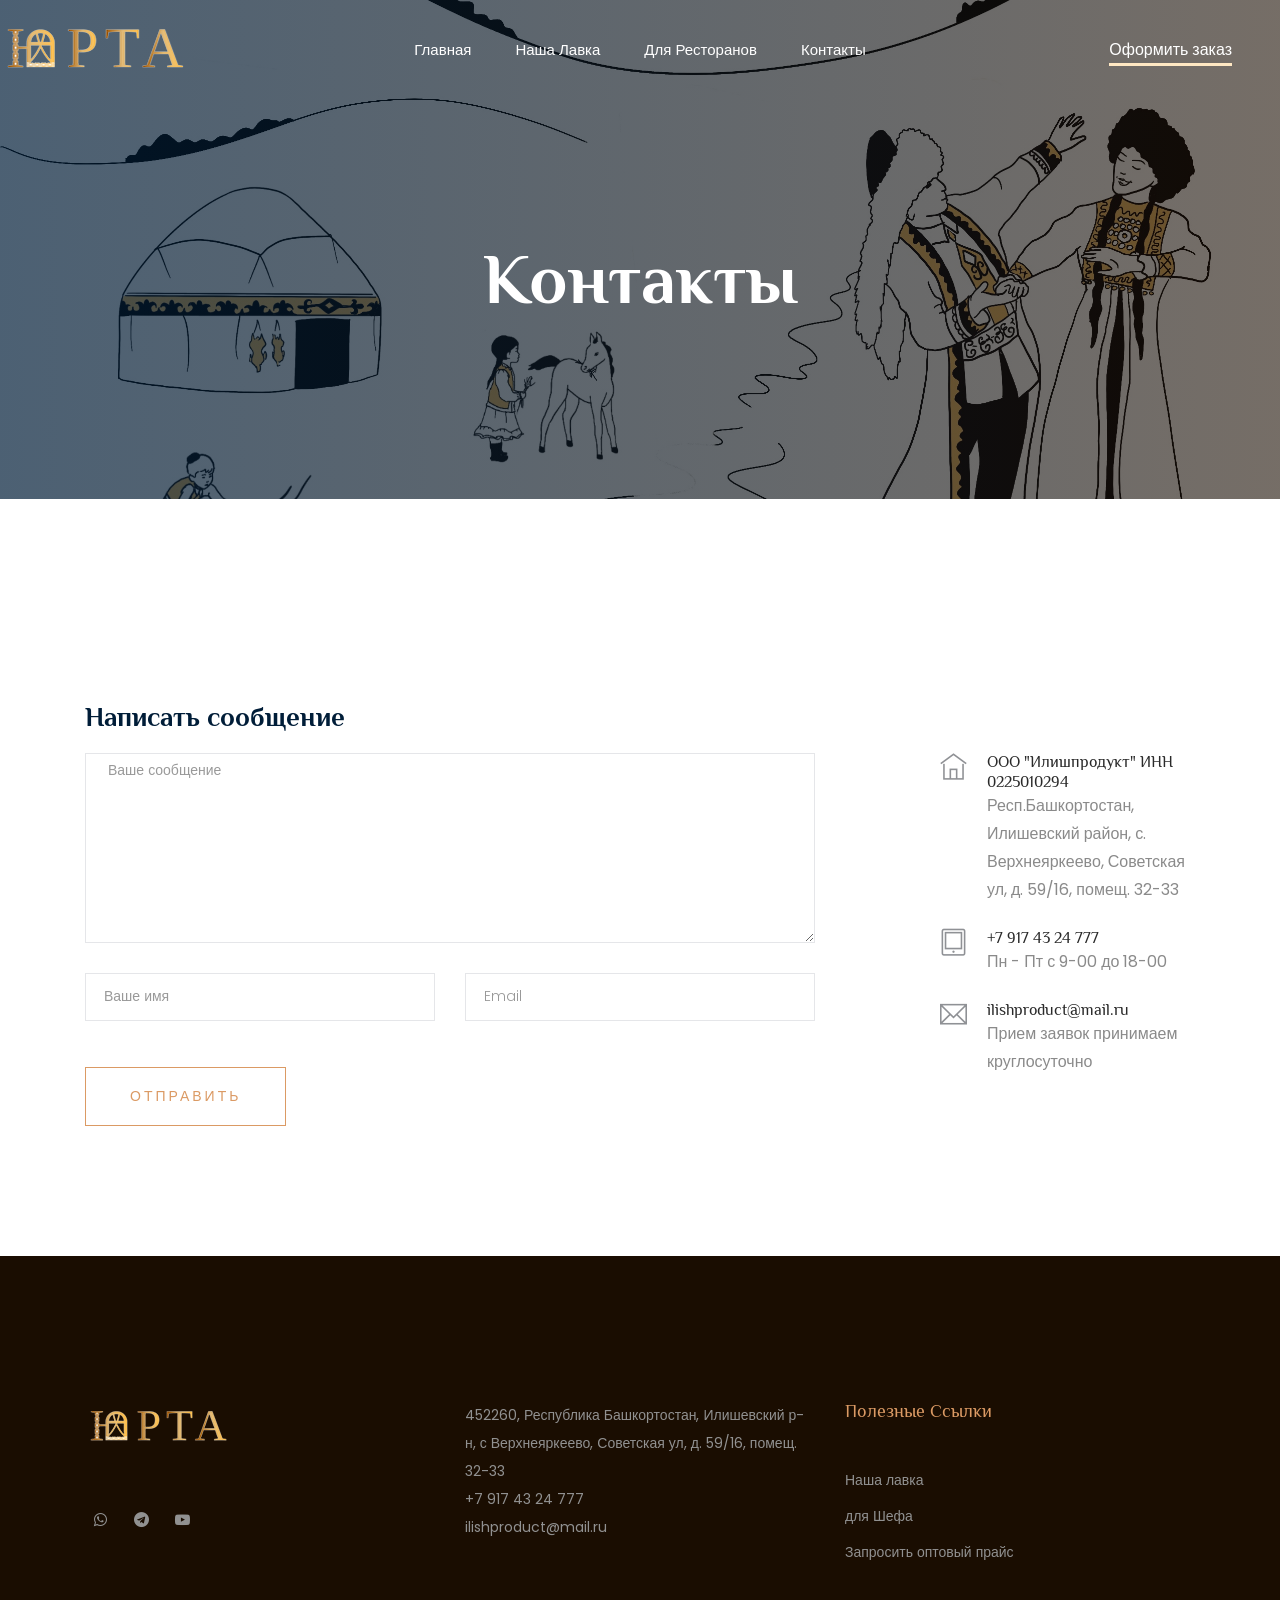
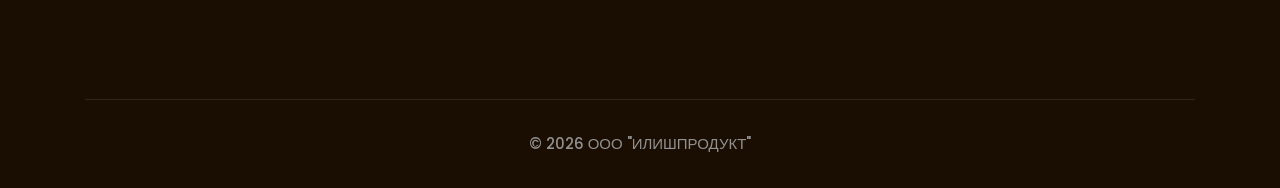
<file: contact.html>
<!doctype html>
<html class="no-js" lang="zxx">

<head>
    <meta charset="utf-8">
    <meta http-equiv="x-ua-compatible" content="ie=edge">
    <title>Restaurant</title>
    <meta name="description" content="">
    <meta name="viewport" content="width=device-width, initial-scale=1">

    <!-- <link rel="manifest" href="site.webmanifest"> -->
    <link rel="shortcut icon" type="image/x-icon" href="img/favicon.png">
    <!-- Place favicon.ico in the root directory -->

    <!-- CSS here -->
    <link rel="stylesheet" href="css/bootstrap.min.css">
    <link rel="stylesheet" href="css/owl.carousel.min.css">
    <link rel="stylesheet" href="css/magnific-popup.css">
    <link rel="stylesheet" href="css/font-awesome.min.css">
    <link rel="stylesheet" href="css/themify-icons.css">
    <link rel="stylesheet" href="css/nice-select.css">
    <link rel="stylesheet" href="css/flaticon.css">
    <link rel="stylesheet" href="css/gijgo.css">
    <link rel="stylesheet" href="css/animate.css">
    <link rel="stylesheet" href="css/slicknav.css">
    <link rel="stylesheet" href="css/style.css">
</head>

<body>
    <!--[if lte IE 9]>
            <p class="browserupgrade">You are using an <strong>outdated</strong> browser. Please <a href="https://browsehappy.com/">upgrade your browser</a> to improve your experience and security.</p>
        <![endif]-->

    <!-- header-start -->
    <header>
        <div class="header-area ">
            <div id="sticky-header" class="main-header-area">
                <div class="container-fluid p-0">
                    <div class="header_bottom_border">
                        <div class="row align-items-center no-gutters">
                            <div class="col-xl-3 col-lg-2">
                                <div class="logo">
                                    <a href="index.html">
                                        <img src="img/logo.png" alt="">
                                    </a>
                                </div>
                            </div>
                            <div class="col-xl-6 col-lg-7">
                                <div class="main-menu  d-none d-lg-block">
                                    <nav>
                                        <ul id="navigation">
                                            <li><a class="active" href="index.html">Главная</a></li>
                                            <li><a href="menu.html">Наша лавка</a></li>
                                            <li><a href="about.html">Для ресторанов</a></li>
                                            <li><a href="contact.html">Контакты</a></li>
                                        </ul>
                                    </nav>
                                </div>
                            </div>
                            <div class="col-xl-3 col-lg-3 d-none d-lg-block">
                                <div class="say_hello">
                                    <a href="https://wa.me/79035259558">Оформить заказ</a>
                                </div>
                            </div>
                            <div class="col-12">
                                <div class="mobile_menu d-block d-lg-none"></div>
                            </div>
                        </div>
                    </div>

                </div>
            </div>
        </div>
    </header>
    <!-- header-end -->

    <!-- bradcam_area  -->
    <div class="bradcam_area bradcam_bg_2">
        <div class="container">
            <div class="row">
                <div class="col-xl-12">
                    <div class="bradcam_text text-center">
                        <h3>Контакты</h3>
                    </div>
                </div>
            </div>
        </div>
    </div>
    <!--/ bradcam_area  -->

    <!-- ================ contact section start ================= -->
    <section class="contact-section">
            <div class="container">
                <div class="d-none d-sm-block mb-5 pb-4">
                   <script type="text/javascript" charset="utf-8" async src="https://api-maps.yandex.ru/services/constructor/1.0/js/?um=constructor%3A802af32284d2c14e761d59178863d97a8247af6a8dd041909c2756cca82865fc&amp;width=800&amp;height=480&amp;lang=ru_RU&amp;scroll=true"></script>
                </div>
    
    
                <div class="row">
                    <div class="col-12">
                        <h2 class="contact-title">Написать сообщение</h2>
                    </div>
                    <div class="col-lg-8">
                        <form class="form-contact contact_form" action="contact_process.php" method="post" id="contactForm" novalidate="novalidate">
                            <div class="row">
                                <div class="col-12">
                                    <div class="form-group">
                                        <textarea class="form-control w-100" name="message" id="message" cols="30" rows="9" onfocus="this.placeholder = ''" onblur="this.placeholder = 'Ваше сообщение'" placeholder=" Ваше сообщение"></textarea>
                                    </div>
                                </div>
                                <div class="col-sm-6">
                                    <div class="form-group">
                                        <input class="form-control valid" name="name" id="name" type="text" onfocus="this.placeholder = ''" onblur="this.placeholder = 'Ваше имя'" placeholder="Ваше имя">
                                    </div>
                                </div>
                                <div class="col-sm-6">
                                    <div class="form-group">
                                        <input class="form-control valid" name="email" id="email" type="email" onfocus="this.placeholder = ''" onblur="this.placeholder = 'Ваш e-mail'" placeholder="Email">
                                    </div>
                                </div>

                            </div>
                            <div class="form-group mt-3">
                                <button type="submit" class="button button-contactForm boxed-btn">Отправить</button>
                            </div>
                        </form>
                    </div>
                    <div class="col-lg-3 offset-lg-1">
                        <div class="media contact-info">
                            <span class="contact-info__icon"><i class="ti-home"></i></span>
                            <div class="media-body">
                                <h3>ООО "Илишпродукт" ИНН 0225010294</h3>
                                <p>Респ.Башкортостан, Илишевский район, с. Верхнеяркеево, Советская ул, д. 59/16, помещ. 32-33</p>
                            </div>
                        </div>
                        <div class="media contact-info">
                            <span class="contact-info__icon"><i class="ti-tablet"></i></span>
                            <div class="media-body">
                                <h3>+7 917 43 24 777</h3>
                                <p>Пн - Пт с 9-00 до 18-00</p>
                            </div>
                        </div>
                        <div class="media contact-info">
                            <span class="contact-info__icon"><i class="ti-email"></i></span>
                            <div class="media-body">
                                <h3>ilishproduct@mail.ru</h3>
                                <p>Прием заявок принимаем круглосуточно</p>
                            </div>
                        </div>
                    </div>
                </div>
            </div>
        </section>
    <!-- ================ contact section end ================= -->
    
    <!-- footer_start  -->
    <footer class="footer">
        <div class="footer_top">
            <div class="container">
                <div class="row">
                    <div class="col-xl-3 col-md-6 col-lg-3 ">
                        <div class="footer_widget">
                            <div class="footer_logo">
                                <a href="#">
                                    <img src="img/footer_logo.png" alt="">
                                </a>
                            </div>
                            
                            <div class="socail_links">
                                <ul>
                                    <li>
                                        <a href="#">
                                            <i class="fa fa-whatsapp"></i> 
                                        </a>
                                    </li>
                                    <li>
                                        <a href="#">
                                            <i class="fa fa-telegram"></i>
                                        </a>
                                    </li>
                                    <li>
                                        <a href="#">
                                            <i class="fa fa-youtube-play"></i>
                                        </a>
                                    </li>
                                </ul>
                            </div>

                        </div>
                    </div>
                    <div class="col-xl-4 col-md-6 col-lg-4 offset-xl-1">
                        <div class="footer_widget">
                            <p>452260, Республика Башкортостан, Илишевский р-н, с Верхнеяркеево, Советская ул, д. 59/16, помещ. 32-33 <br>
                                <a href="#">+7 917 43 24 777</a> <br>
                                <a href="#">ilishproduct@mail.ru</a>
                            </p>
                        </div>
                    </div>
                    <div class="col-xl-4 col-md-6 col-lg-4">
                        <div class="footer_widget">
                            <h3 class="footer_title">
                                Полезные ссылки
                            </h3>
                            <ul>
                                <li><a href="#">Наша лавка</a></li>
                                <li><a href="#">для Шефа</a></li>
                                <li><a href="#">Запросить оптовый прайс</a></li>
                            </ul>
                        </div>
                    </div>
                </div>
            </div>
        </div>
        <div class="copy-right_text">
            <div class="container">
                <div class="footer_border"></div>
                <div class="row">
                    <div class="col-xl-12">
                        <p class="copy_right text-center">
                           &copy; 2026 ООО "ИЛИШПРОДУКТ"
                        </p>
                    </div>
                </div>
            </div>
        </div>
    </footer>
    <!-- footer_end  -->
    
        <!-- JS here -->
        <script src="js/vendor/modernizr-3.5.0.min.js"></script>
        <script src="js/vendor/jquery-1.12.4.min.js"></script>
        <script src="js/popper.min.js"></script>
        <script src="js/bootstrap.min.js"></script>
        <script src="js/owl.carousel.min.js"></script>
        <script src="js/isotope.pkgd.min.js"></script>
        <script src="js/ajax-form.js"></script>
        <script src="js/waypoints.min.js"></script>
        <script src="js/jquery.counterup.min.js"></script>
        <script src="js/imagesloaded.pkgd.min.js"></script>
        <script src="js/scrollIt.js"></script>
        <script src="js/jquery.scrollUp.min.js"></script>
        <script src="js/wow.min.js"></script>
        <script src="js/nice-select.min.js"></script>
        <script src="js/jquery.slicknav.min.js"></script>
        <script src="js/jquery.magnific-popup.min.js"></script>
        <script src="js/plugins.js"></script>
        <script src="js/gijgo.min.js"></script>
    
        <!--contact js-->
        <script src="js/contact.js"></script>
        <script src="js/jquery.ajaxchimp.min.js"></script>
        <script src="js/jquery.form.js"></script>
        <script src="js/jquery.validate.min.js"></script>
        <script src="js/mail-script.js"></script>
    
        <script src="js/main.js"></script>
        <script>
            $('#datepicker').datepicker({
                iconsLibrary: 'fontawesome',
                icons: {
                 rightIcon: '<span class="fa fa-calendar-o"></span>'
             }
            });
            $('#datepicker2').datepicker({
                iconsLibrary: 'fontawesome',
                icons: {
                 rightIcon: '<span class="fa fa-calendar-o"></span>'
             }
    
            });
        </script>
    </body>
    
    </html>
</file>
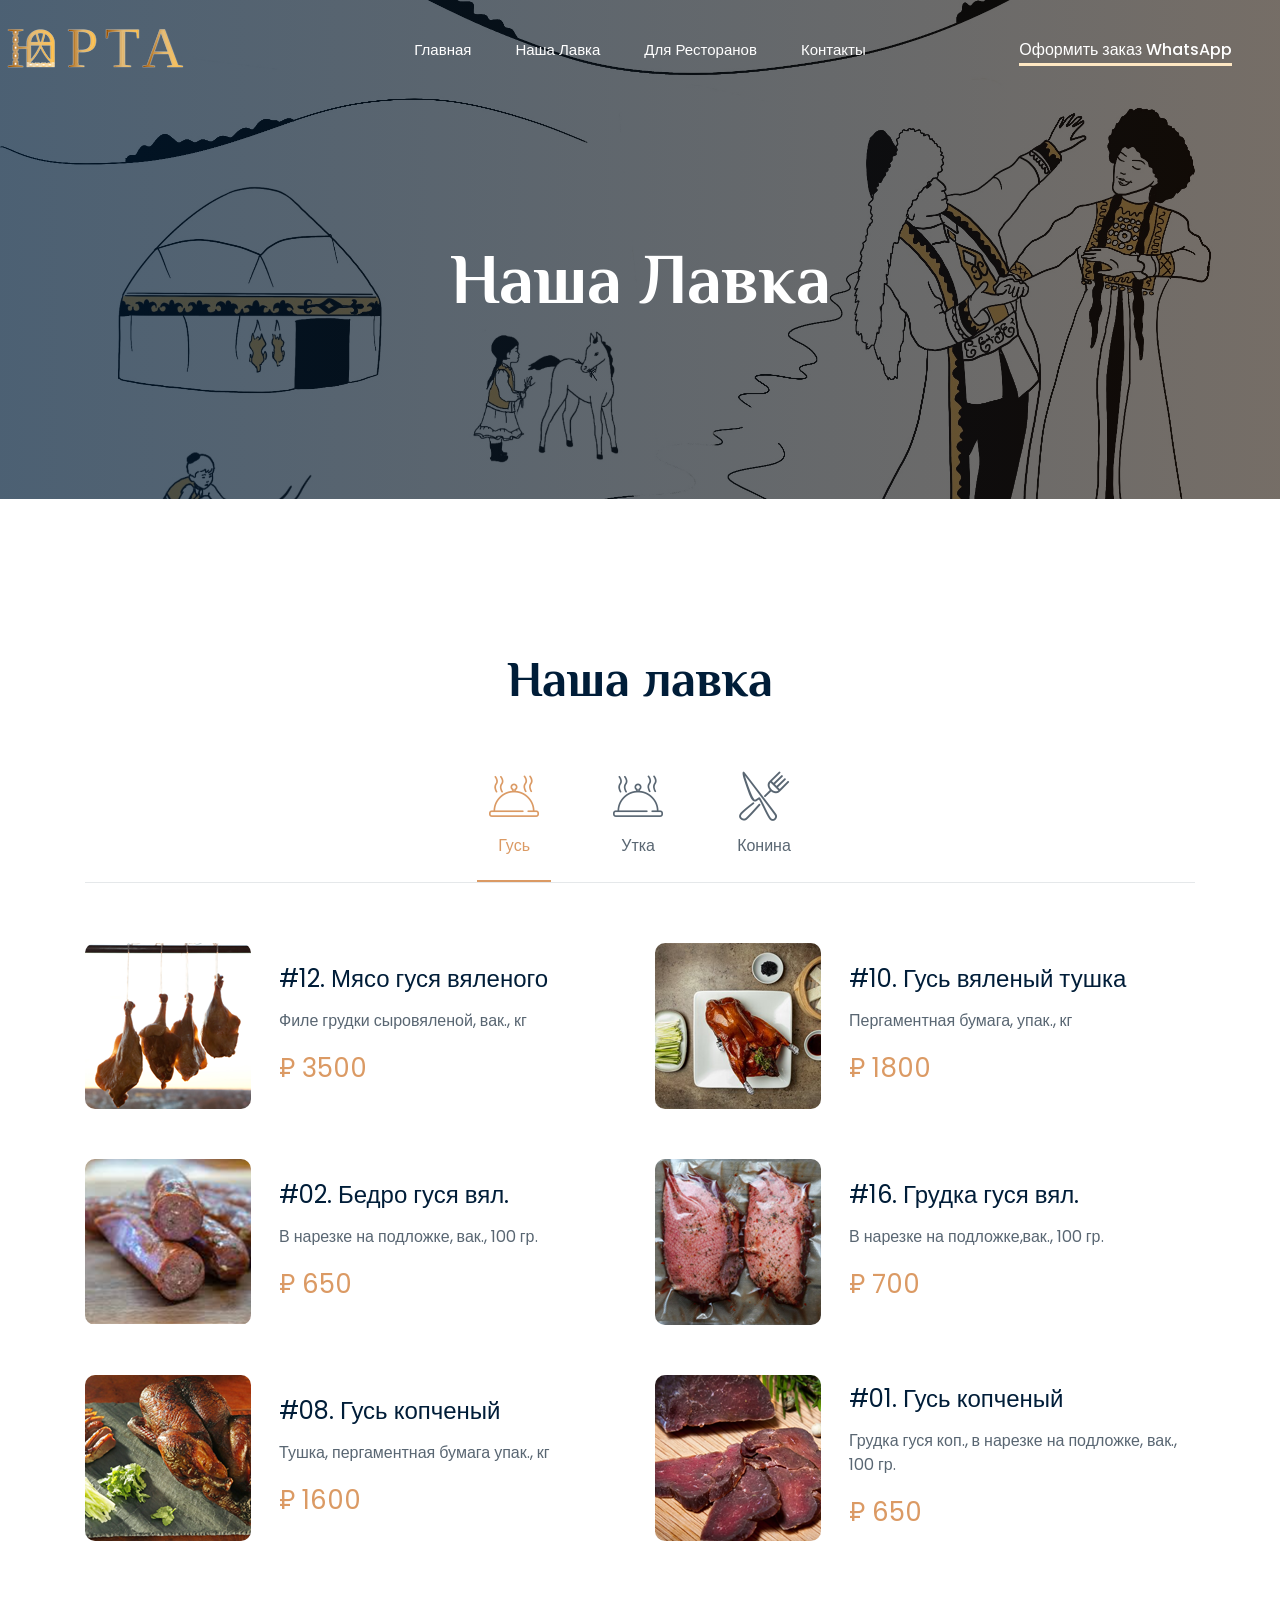
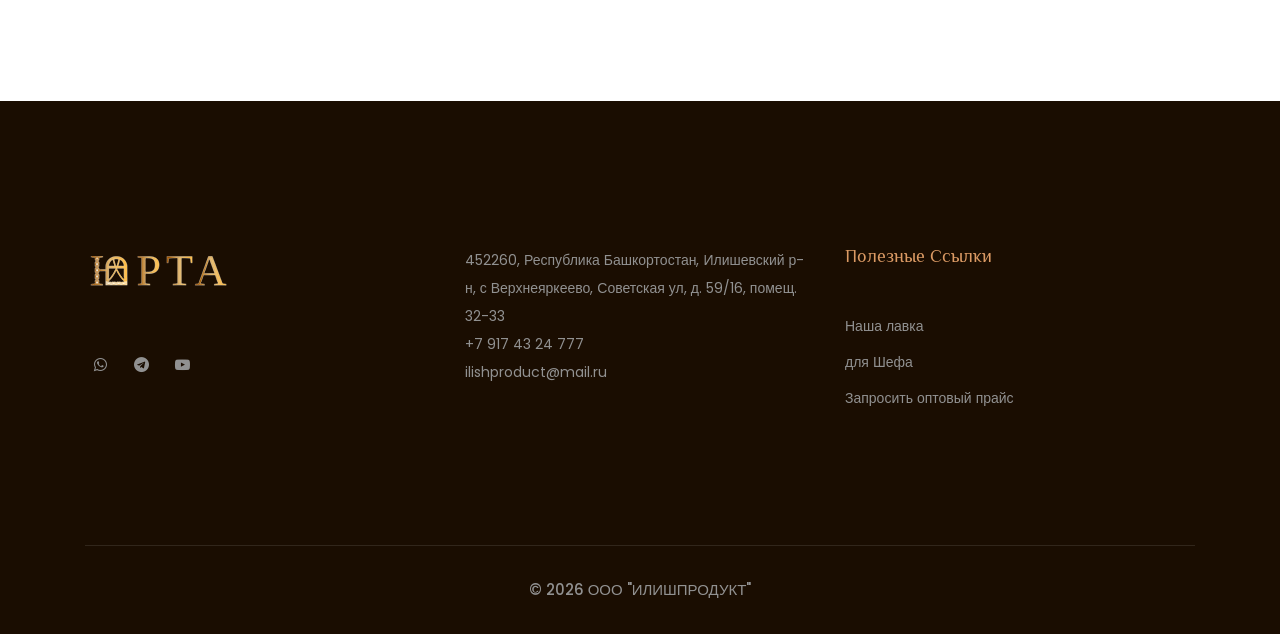
<file: menu.html>
<!doctype html>
<html class="no-js" lang="zxx">

<head>
    <meta charset="utf-8">
    <meta http-equiv="x-ua-compatible" content="ie=edge">
    <title>Restaurant</title>
    <meta name="description" content="">
    <meta name="viewport" content="width=device-width, initial-scale=1">

    <!-- <link rel="manifest" href="site.webmanifest"> -->
    <link rel="shortcut icon" type="image/x-icon" href="img/favicon.png">
    <!-- Place favicon.ico in the root directory -->

    <!-- CSS here -->
    <link rel="stylesheet" href="css/bootstrap.min.css">
    <link rel="stylesheet" href="css/owl.carousel.min.css">
    <link rel="stylesheet" href="css/magnific-popup.css">
    <link rel="stylesheet" href="css/font-awesome.min.css">
    <link rel="stylesheet" href="css/themify-icons.css">
    <link rel="stylesheet" href="css/gijgo.css">
    <link rel="stylesheet" href="css/nice-select.css">
    <link rel="stylesheet" href="css/flaticon.css">
    <link rel="stylesheet" href="css/slicknav.css">

    <link rel="stylesheet" href="css/style.css">
</head>

<body>
    <!--[if lte IE 9]>
            <p class="browserupgrade">You are using an <strong>outdated</strong> browser. Please <a href="https://browsehappy.com/">upgrade your browser</a> to improve your experience and security.</p>
        <![endif]-->

    <!-- header-start -->
    <header>
        <div class="header-area ">
            <div id="sticky-header" class="main-header-area">
                <div class="container-fluid p-0">
                    <div class="header_bottom_border">
                        <div class="row align-items-center no-gutters">
                            <div class="col-xl-3 col-lg-2">
                                <div class="logo">
                                    <a href="index.html">
                                        <img src="img/logo.png" alt="">
                                    </a>
                                </div>
                            </div>
                            <div class="col-xl-6 col-lg-7">
                                <div class="main-menu  d-none d-lg-block">
                                    <nav>
                                        <ul id="navigation">
                                            <li><a class="active" href="index.html">Главная</a></li>
                                            <li><a href="menu.html">Наша лавка</a></li>
                                            <li><a href="about.html">Для ресторанов</a></li>
                                            <li><a href="contact.html">Контакты</a></li>
                                        </ul>
                                    </nav>
                                </div>
                            </div>
                            <div class="col-xl-3 col-lg-3 d-none d-lg-block">
                                <div class="say_hello">
                                    <a href="https://wa.me/c/79035259558" target="_blank">Оформить заказ WhatsApp</a>
                                </div>
                            </div>
                            <div class="col-12">
                                <div class="mobile_menu d-block d-lg-none"></div>
                            </div>
                        </div>
                    </div>

                </div>
            </div>
        </div>
    </header>
    <!-- header-end -->

    <!-- bradcam_area  -->
    <div class="bradcam_area bradcam_bg_2">
        <div class="container">
            <div class="row">
                <div class="col-xl-12">
                    <div class="bradcam_text text-center">
                        <h3>Наша лавка</h3>
                    </div>
                </div>
            </div>
        </div>
    </div>
    <!--/ bradcam_area  -->

    <!-- Delicious area start  -->
    <div class="Delicious_area">
        <div class="container">
            <div class="row">
                <div class="col-xl-12">
                    <div class="section_title text-center mb-50">
                        <h3>Наша лавка</h3>
                    </div>
                </div>
            </div>
            <div class="tablist_menu">
                    <div class="row">
                            <div class="col-xl-12">
                                    <ul class="nav justify-content-center" id="pills-tab" role="tablist">
                                            <li class="nav-item">
                                              <a class="nav-link active" id="pills-home-tab" data-toggle="pill" href="#pills-home" role="tab" aria-controls="pills-home" aria-selected="true">
                                                  <div class="single_menu text-center">
                                                      <div class="icon">
                                                          <i class="flaticon-lunch"></i>
                                                      </div>
                                                        <h4>Гусь</h4>
                                                  </div>
                                              </a>
                                            </li>
                                            <li class="nav-item">
                                              <a class="nav-link" id="pills-profile-tab" data-toggle="pill" href="#pills-profile" role="tab" aria-controls="pills-profile" aria-selected="false">
                                                    <div class="single_menu text-center">
                                                            <div class="icon">
                                                                <i class="flaticon-lunch"></i>
                                                            </div>
                                                            <h4>Утка</h4>
                                                        </div>
                                                </a>
                                            </li>
                                            <li class="nav-item">
                                              <a class="nav-link" id="pills-contact-tab" data-toggle="pill" href="#pills-contact" role="tab" aria-controls="pills-contact" aria-selected="false">
                                                    <div class="single_menu text-center">
                                                            <div class="icon">
                                                                <i class="flaticon-kitchen"></i>
                                                            </div>
                                                            <h4>Конина</h4>
                                                        </div>
                                                </a>
                                            </li>
                                    </ul>
                            </div>
                        </div>
            </div>

            <div class="tab-content" id="pills-tabContent">
                    <div class="tab-pane fade show active" id="pills-home" role="tabpanel" aria-labelledby="pills-home-tab">
                        <div class="row">
                <div class="col-xl-6 col-md-6 col-lg-6">
                    <div class="single_delicious d-flex align-items-center">
                        <div class="thumb">
                            <img src="img/delicious/1.png" alt="">
                        </div>
                        <div class="info">
                            <h3>#12. Мясо гуся вяленого</h3>
                            <p>Филе грудки сыровяленой, вак., кг</p>
                            <span>₽ 3500</span>
                        </div>
                    </div>
                </div>
                <div class="col-md-6 col-lg-6">
                        <div class="single_delicious d-flex align-items-center">
                                <div class="thumb">
                                    <img src="img/delicious/3.png" alt="">
                                </div>
                                <div class="info">
                                    <h3>#10. Гусь вяленый тушка</h3>
                                    <p>Пергаментная бумага, упак., кг </p>
                                    <span>₽ 1800</span>
                                </div>
                            </div>
                            
                </div>
                <div class="col-lg-6 col-md-6">
                        <div class="single_delicious d-flex align-items-center">
                                <div class="thumb">
                                    <img src="img/delicious/5.png" alt="">
                                </div>
                                <div class="info">
                                    <h3>#02. Бедро гуся вял.</h3>
                                    <p>В нарезке на подложке, вак., 100 гр.</p>
                                    <span>₽ 650</span>
                                </div>
                            </div>
                </div>
                <div class="col-xl-6 col-md-6 col-lg-6">
                    <div class="single_delicious d-flex align-items-center">
                        <div class="thumb">
                            <img src="img/delicious/2.png" alt="">
                        </div>
                        <div class="info">
                            <h3>#16. Грудка гуся вял.</h3>
                            <p>В нарезке на подложке,вак., 100 гр. </p>
                            <span>₽ 700</span>
                        </div>
                    </div>
                </div>
                <div class="col-lg-6 col-md-6">
                        <div class="single_delicious d-flex align-items-center">
                                <div class="thumb">
                                    <img src="img/delicious/4.png" alt="">
                                </div>
                                <div class="info">
                                    <h3>#08. Гусь копченый</h3>
                                    <p>Тушка, пергаментная бумага упак., кг </p>
                                    <span>₽ 1600</span>
                                </div>
                            </div>
                           
                </div>
                <div class="col-lg-6 col-md-6">
                        <div class="single_delicious d-flex align-items-center">
                                <div class="thumb">
                                    <img src="img/delicious/6.png" alt="">
                                </div>
                                <div class="info">
                                    <h3>#01. Гусь копченый</h3>
                                    <p>Грудка гуся коп., в нарезке на подложке, вак., 100 гр.</p>
                                    <span>₽ 650</span>
                                </div>
                            </div>
                </div>
            </div>
                    </div>
                    <div class="tab-pane fade" id="pills-profile" role="tabpanel" aria-labelledby="pills-profile-tab">
                        <div class="row">
                <div class="col-xl-6 col-md-6 col-lg-6">
                    <div class="single_delicious d-flex align-items-center">
                        <div class="thumb">
                            <img src="img/delicious/1.png" alt="">
                        </div>
                        <div class="info">
                            <h3>#12. Утка копченая</h3>
                            <p>Тушка, пергаментная бумага упак., кг</p>
                            <span>₽ 1100</span>
                        </div>
                    </div>
                    <div class="single_delicious d-flex align-items-center">
                        <div class="thumb">
                            <img src="img/delicious/3.png" alt="">
                        </div>
                        <div class="info">
                            <h3>#10. Утка копченая</h3>
                            <p>Грудка утки копченая, без кости вак. упак., кг.</p>
                            <span>₽ 1800</span>
                        </div>
                    </div>
                    <div class="single_delicious d-flex align-items-center">
                        <div class="thumb">
                            <img src="img/delicious/5.png" alt="">
                        </div>
                        <div class="info">
                            <h3>#02. Колбаски копченые утиные</h3>
                            <p>пергаментная бумага упак., кг</p>
                            <span>₽ 1500</span>
                        </div>
                    </div>
                </div>
                <div class="col-xl-6 col-md-6 col-lg-6">
                    <div class="single_delicious d-flex align-items-center">
                        <div class="thumb">
                            <img src="img/delicious/2.png" alt="">
                        </div>
                        <div class="info">
                            <h3>#16. Колбаса утиная вяленая </h3>
                            <p>пергаментная бумага упак., шт.</p>
                            <span>₽ 810</span>
                        </div>
                    </div>
                    <div class="single_delicious d-flex align-items-center">
                        <div class="thumb">
                            <img src="img/delicious/4.png" alt="">
                        </div>
                        <div class="info">
                            <h3>#08. Балык</h3>
                            <p>Филе грудки сырокопченая, кг.</p>
                            <span>₽ 1300</span>
                        </div>
                    </div>
                  
                </div>
            </div>
                    </div>
                    <div class="tab-pane fade" id="pills-contact" role="tabpanel" aria-labelledby="pills-contact-tab">
                        <div class="row">
                <div class="col-xl-6 col-md-6 col-lg-6">
                    <div class="single_delicious d-flex align-items-center">
                        <div class="thumb">
                            <img src="img/delicious/1.png" alt="">
                        </div>
                        <div class="info">
                            <h3>#12. Кара Юрга</h3>
                            <p>Рулет из конины копченой, кг.</p>
                            <span>₽ 2200</span>
                        </div>
                    </div>
                    <div class="single_delicious d-flex align-items-center">
                        <div class="thumb">
                            <img src="img/delicious/3.png" alt="">
                        </div>
                        <div class="info">
                            <h3>#10. Казылык</h3>
                            <p>Казылык сыровяленый (вес 0,280-0-,300 кг)</p>
                            <span>₽ 650</span>
                        </div>
                    </div>
                    <div class="single_delicious d-flex align-items-center">
                        <div class="thumb">
                            <img src="img/delicious/5.png" alt="">
                        </div>
                        <div class="info">
                            <h3>#02. Балык</h3>
                            <p>Балык из конины сырокопченой, кг.</p>
                            <span>₽ 2400</span>
                        </div>
                    </div>
                </div>
                <div class="col-xl-6 col-md-6 col-lg-6">
                    <div class="single_delicious d-flex align-items-center">
                        <div class="thumb">
                            <img src="img/delicious/2.png" alt="">
                        </div>
                        <div class="info">
                            <h3>#16. Казылык отварной </h3>
                            <p>Казылык отварной, кг.</p>
                            <span>₽ 2300</span>
                        </div>
                    </div>
                    <div class="single_delicious d-flex align-items-center">
                        <div class="thumb">
                            <img src="img/delicious/4.png" alt="">
                        </div>
                        <div class="info">
                            <h3>#08. Конина копченая </h3>
                            <p>Конина копченая, кг.</p>
                            <span>₽ 1500</span>
                        </div>
                    </div>
                    <div class="single_delicious d-flex align-items-center">
                        <div class="thumb">
                            <img src="img/delicious/6.png" alt="">
                        </div>
                        <div class="info">
                            <h3>#01. Бастурма говяжья</h3>
                            <p>Бастурма говяжья, кг.</p>
                            <span>₽ 2500</span>
                        </div>
                    </div>
                </div>
            </div>
                    </div>
                  </div>
            
        </div>
    </div>
    <footer class="footer">
        <div class="footer_top">
            <div class="container">
                <div class="row">
                    <div class="col-xl-3 col-md-6 col-lg-3 ">
                        <div class="footer_widget">
                            <div class="footer_logo">
                                <a href="#">
                                    <img src="img/footer_logo.png" alt="">
                                </a>
                            </div>
                            
                            <div class="socail_links">
                                <ul>
                                    <li>
                                        <a href="https://wa.me/79035259558">
                                            <i class="fa fa-whatsapp"></i> 
                                        </a>
                                    </li>
                                    <li>
                                        <a href="#">
                                            <i class="fa fa-telegram"></i>
                                        </a>
                                    </li>
                                    <li>
                                        <a href="#">
                                            <i class="fa fa-youtube-play"></i>
                                        </a>
                                    </li>
                                </ul>
                            </div>

                        </div>
                    </div>
                    <div class="col-xl-4 col-md-6 col-lg-4 offset-xl-1">
                        <div class="footer_widget">
                            <p>452260, Республика Башкортостан, Илишевский р-н, с Верхнеяркеево, Советская ул, д. 59/16, помещ. 32-33 <br>
                                <a href="#">+7 917 43 24 777</a> <br>
                                <a href="#">ilishproduct@mail.ru</a>
                            </p>
                        </div>
                    </div>
                    <div class="col-xl-4 col-md-6 col-lg-4">
                        <div class="footer_widget">
                            <h3 class="footer_title">
                                Полезные ссылки
                            </h3>
                            <ul>
                                <li><a href="#">Наша лавка</a></li>
                                <li><a href="#">для Шефа</a></li>
                                <li><a href="#">Запросить оптовый прайс</a></li>
                            </ul>
                        </div>
                    </div>
                </div>
            </div>
        </div>
        <div class="copy-right_text">
            <div class="container">
                <div class="footer_border"></div>
                <div class="row">
                    <div class="col-xl-12">
                        <p class="copy_right text-center">
                           &copy; 2026 ООО "ИЛИШПРОДУКТ"
                        </p>
                    </div>
                </div>
            </div>
        </div>
    </footer>
    <!-- footer_end  -->

    <!-- JS here -->
    <script src="js/vendor/modernizr-3.5.0.min.js"></script>
    <script src="js/vendor/jquery-1.12.4.min.js"></script>
    <script src="js/popper.min.js"></script>
    <script src="js/bootstrap.min.js"></script>
    <script src="js/owl.carousel.min.js"></script>
    <script src="js/isotope.pkgd.min.js"></script>
    <script src="js/ajax-form.js"></script>
    <script src="js/waypoints.min.js"></script>
    <script src="js/jquery.counterup.min.js"></script>
    <script src="js/imagesloaded.pkgd.min.js"></script>
    <script src="js/scrollIt.js"></script>
    <script src="js/jquery.scrollUp.min.js"></script>
    <script src="js/wow.min.js"></script>
    <script src="js/gijgo.min.js"></script>
    <script src="js/nice-select.min.js"></script>
    <script src="js/jquery.slicknav.min.js"></script>
    <script src="js/jquery.magnific-popup.min.js"></script>
    <script src="js/plugins.js"></script>



    <!--contact js-->
    <script src="js/contact.js"></script>
    <script src="js/jquery.ajaxchimp.min.js"></script>
    <script src="js/jquery.form.js"></script>
    <script src="js/jquery.validate.min.js"></script>
    <script src="js/mail-script.js"></script>


    <script src="js/main.js"></script>

    
</body>

</html>
</file>
<file: css/themify-icons.css>
@font-face {
	font-family: 'themify';
	src:url('../fonts/themify.eot?-fvbane');
	src:url('../fonts/themify.eot?#iefix-fvbane') format('embedded-opentype'),
		url('../fonts/themify.woff?-fvbane') format('woff'),
		url('../fonts/themify.ttf?-fvbane') format('truetype'),
		url('../fonts/themify.svg?-fvbane#themify') format('svg');
	font-weight: normal;
	font-style: normal;
}

[class^="ti-"], [class*=" ti-"] {
	font-family: 'themify';
	/* speak: none; */
	font-style: normal;
	font-weight: normal;
	font-variant: normal;
	text-transform: none;
	line-height: 1;

	/* Better Font Rendering =========== */
	-webkit-font-smoothing: antialiased;
	-moz-osx-font-smoothing: grayscale;
}

.ti-wand:before {
	content: "\e600";
}
.ti-volume:before {
	content: "\e601";
}
.ti-user:before {
	content: "\e602";
}
.ti-unlock:before {
	content: "\e603";
}
.ti-unlink:before {
	content: "\e604";
}
.ti-trash:before {
	content: "\e605";
}
.ti-thought:before {
	content: "\e606";
}
.ti-target:before {
	content: "\e607";
}
.ti-tag:before {
	content: "\e608";
}
.ti-tablet:before {
	content: "\e609";
}
.ti-star:before {
	content: "\e60a";
}
.ti-spray:before {
	content: "\e60b";
}
.ti-signal:before {
	content: "\e60c";
}
.ti-shopping-cart:before {
	content: "\e60d";
}
.ti-shopping-cart-full:before {
	content: "\e60e";
}
.ti-settings:before {
	content: "\e60f";
}
.ti-search:before {
	content: "\e610";
}
.ti-zoom-in:before {
	content: "\e611";
}
.ti-zoom-out:before {
	content: "\e612";
}
.ti-cut:before {
	content: "\e613";
}
.ti-ruler:before {
	content: "\e614";
}
.ti-ruler-pencil:before {
	content: "\e615";
}
.ti-ruler-alt:before {
	content: "\e616";
}
.ti-bookmark:before {
	content: "\e617";
}
.ti-bookmark-alt:before {
	content: "\e618";
}
.ti-reload:before {
	content: "\e619";
}
.ti-plus:before {
	content: "\e61a";
}
.ti-pin:before {
	content: "\e61b";
}
.ti-pencil:before {
	content: "\e61c";
}
.ti-pencil-alt:before {
	content: "\e61d";
}
.ti-paint-roller:before {
	content: "\e61e";
}
.ti-paint-bucket:before {
	content: "\e61f";
}
.ti-na:before {
	content: "\e620";
}
.ti-mobile:before {
	content: "\e621";
}
.ti-minus:before {
	content: "\e622";
}
.ti-medall:before {
	content: "\e623";
}
.ti-medall-alt:before {
	content: "\e624";
}
.ti-marker:before {
	content: "\e625";
}
.ti-marker-alt:before {
	content: "\e626";
}
.ti-arrow-up:before {
	content: "\e627";
}
.ti-arrow-right:before {
	content: "\e628";
}
.ti-arrow-left:before {
	content: "\e629";
}
.ti-arrow-down:before {
	content: "\e62a";
}
.ti-lock:before {
	content: "\e62b";
}
.ti-location-arrow:before {
	content: "\e62c";
}
.ti-link:before {
	content: "\e62d";
}
.ti-layout:before {
	content: "\e62e";
}
.ti-layers:before {
	content: "\e62f";
}
.ti-layers-alt:before {
	content: "\e630";
}
.ti-key:before {
	content: "\e631";
}
.ti-import:before {
	content: "\e632";
}
.ti-image:before {
	content: "\e633";
}
.ti-heart:before {
	content: "\e634";
}
.ti-heart-broken:before {
	content: "\e635";
}
.ti-hand-stop:before {
	content: "\e636";
}
.ti-hand-open:before {
	content: "\e637";
}
.ti-hand-drag:before {
	content: "\e638";
}
.ti-folder:before {
	content: "\e639";
}
.ti-flag:before {
	content: "\e63a";
}
.ti-flag-alt:before {
	content: "\e63b";
}
.ti-flag-alt-2:before {
	content: "\e63c";
}
.ti-eye:before {
	content: "\e63d";
}
.ti-export:before {
	content: "\e63e";
}
.ti-exchange-vertical:before {
	content: "\e63f";
}
.ti-desktop:before {
	content: "\e640";
}
.ti-cup:before {
	content: "\e641";
}
.ti-crown:before {
	content: "\e642";
}
.ti-comments:before {
	content: "\e643";
}
.ti-comment:before {
	content: "\e644";
}
.ti-comment-alt:before {
	content: "\e645";
}
.ti-close:before {
	content: "\e646";
}
.ti-clip:before {
	content: "\e647";
}
.ti-angle-up:before {
	content: "\e648";
}
.ti-angle-right:before {
	content: "\e649";
}
.ti-angle-left:before {
	content: "\e64a";
}
.ti-angle-down:before {
	content: "\e64b";
}
.ti-check:before {
	content: "\e64c";
}
.ti-check-box:before {
	content: "\e64d";
}
.ti-camera:before {
	content: "\e64e";
}
.ti-announcement:before {
	content: "\e64f";
}
.ti-brush:before {
	content: "\e650";
}
.ti-briefcase:before {
	content: "\e651";
}
.ti-bolt:before {
	content: "\e652";
}
.ti-bolt-alt:before {
	content: "\e653";
}
.ti-blackboard:before {
	content: "\e654";
}
.ti-bag:before {
	content: "\e655";
}
.ti-move:before {
	content: "\e656";
}
.ti-arrows-vertical:before {
	content: "\e657";
}
.ti-arrows-horizontal:before {
	content: "\e658";
}
.ti-fullscreen:before {
	content: "\e659";
}
.ti-arrow-top-right:before {
	content: "\e65a";
}
.ti-arrow-top-left:before {
	content: "\e65b";
}
.ti-arrow-circle-up:before {
	content: "\e65c";
}
.ti-arrow-circle-right:before {
	content: "\e65d";
}
.ti-arrow-circle-left:before {
	content: "\e65e";
}
.ti-arrow-circle-down:before {
	content: "\e65f";
}
.ti-angle-double-up:before {
	content: "\e660";
}
.ti-angle-double-right:before {
	content: "\e661";
}
.ti-angle-double-left:before {
	content: "\e662";
}
.ti-angle-double-down:before {
	content: "\e663";
}
.ti-zip:before {
	content: "\e664";
}
.ti-world:before {
	content: "\e665";
}
.ti-wheelchair:before {
	content: "\e666";
}
.ti-view-list:before {
	content: "\e667";
}
.ti-view-list-alt:before {
	content: "\e668";
}
.ti-view-grid:before {
	content: "\e669";
}
.ti-uppercase:before {
	content: "\e66a";
}
.ti-upload:before {
	content: "\e66b";
}
.ti-underline:before {
	content: "\e66c";
}
.ti-truck:before {
	content: "\e66d";
}
.ti-timer:before {
	content: "\e66e";
}
.ti-ticket:before {
	content: "\e66f";
}
.ti-thumb-up:before {
	content: "\e670";
}
.ti-thumb-down:before {
	content: "\e671";
}
.ti-text:before {
	content: "\e672";
}
.ti-stats-up:before {
	content: "\e673";
}
.ti-stats-down:before {
	content: "\e674";
}
.ti-split-v:before {
	content: "\e675";
}
.ti-split-h:before {
	content: "\e676";
}
.ti-smallcap:before {
	content: "\e677";
}
.ti-shine:before {
	content: "\e678";
}
.ti-shift-right:before {
	content: "\e679";
}
.ti-shift-left:before {
	content: "\e67a";
}
.ti-shield:before {
	content: "\e67b";
}
.ti-notepad:before {
	content: "\e67c";
}
.ti-server:before {
	content: "\e67d";
}
.ti-quote-right:before {
	content: "\e67e";
}
.ti-quote-left:before {
	content: "\e67f";
}
.ti-pulse:before {
	content: "\e680";
}
.ti-printer:before {
	content: "\e681";
}
.ti-power-off:before {
	content: "\e682";
}
.ti-plug:before {
	content: "\e683";
}
.ti-pie-chart:before {
	content: "\e684";
}
.ti-paragraph:before {
	content: "\e685";
}
.ti-panel:before {
	content: "\e686";
}
.ti-package:before {
	content: "\e687";
}
.ti-music:before {
	content: "\e688";
}
.ti-music-alt:before {
	content: "\e689";
}
.ti-mouse:before {
	content: "\e68a";
}
.ti-mouse-alt:before {
	content: "\e68b";
}
.ti-money:before {
	content: "\e68c";
}
.ti-microphone:before {
	content: "\e68d";
}
.ti-menu:before {
	content: "\e68e";
}
.ti-menu-alt:before {
	content: "\e68f";
}
.ti-map:before {
	content: "\e690";
}
.ti-map-alt:before {
	content: "\e691";
}
.ti-loop:before {
	content: "\e692";
}
.ti-location-pin:before {
	content: "\e693";
}
.ti-list:before {
	content: "\e694";
}
.ti-light-bulb:before {
	content: "\e695";
}
.ti-Italic:before {
	content: "\e696";
}
.ti-info:before {
	content: "\e697";
}
.ti-infinite:before {
	content: "\e698";
}
.ti-id-badge:before {
	content: "\e699";
}
.ti-hummer:before {
	content: "\e69a";
}
.ti-home:before {
	content: "\e69b";
}
.ti-help:before {
	content: "\e69c";
}
.ti-headphone:before {
	content: "\e69d";
}
.ti-harddrives:before {
	content: "\e69e";
}
.ti-harddrive:before {
	content: "\e69f";
}
.ti-gift:before {
	content: "\e6a0";
}
.ti-game:before {
	content: "\e6a1";
}
.ti-filter:before {
	content: "\e6a2";
}
.ti-files:before {
	content: "\e6a3";
}
.ti-file:before {
	content: "\e6a4";
}
.ti-eraser:before {
	content: "\e6a5";
}
.ti-envelope:before {
	content: "\e6a6";
}
.ti-download:before {
	content: "\e6a7";
}
.ti-direction:before {
	content: "\e6a8";
}
.ti-direction-alt:before {
	content: "\e6a9";
}
.ti-dashboard:before {
	content: "\e6aa";
}
.ti-control-stop:before {
	content: "\e6ab";
}
.ti-control-shuffle:before {
	content: "\e6ac";
}
.ti-control-play:before {
	content: "\e6ad";
}
.ti-control-pause:before {
	content: "\e6ae";
}
.ti-control-forward:before {
	content: "\e6af";
}
.ti-control-backward:before {
	content: "\e6b0";
}
.ti-cloud:before {
	content: "\e6b1";
}
.ti-cloud-up:before {
	content: "\e6b2";
}
.ti-cloud-down:before {
	content: "\e6b3";
}
.ti-clipboard:before {
	content: "\e6b4";
}
.ti-car:before {
	content: "\e6b5";
}
.ti-calendar:before {
	content: "\e6b6";
}
.ti-book:before {
	content: "\e6b7";
}
.ti-bell:before {
	content: "\e6b8";
}
.ti-basketball:before {
	content: "\e6b9";
}
.ti-bar-chart:before {
	content: "\e6ba";
}
.ti-bar-chart-alt:before {
	content: "\e6bb";
}
.ti-back-right:before {
	content: "\e6bc";
}
.ti-back-left:before {
	content: "\e6bd";
}
.ti-arrows-corner:before {
	content: "\e6be";
}
.ti-archive:before {
	content: "\e6bf";
}
.ti-anchor:before {
	content: "\e6c0";
}
.ti-align-right:before {
	content: "\e6c1";
}
.ti-align-left:before {
	content: "\e6c2";
}
.ti-align-justify:before {
	content: "\e6c3";
}
.ti-align-center:before {
	content: "\e6c4";
}
.ti-alert:before {
	content: "\e6c5";
}
.ti-alarm-clock:before {
	content: "\e6c6";
}
.ti-agenda:before {
	content: "\e6c7";
}
.ti-write:before {
	content: "\e6c8";
}
.ti-window:before {
	content: "\e6c9";
}
.ti-widgetized:before {
	content: "\e6ca";
}
.ti-widget:before {
	content: "\e6cb";
}
.ti-widget-alt:before {
	content: "\e6cc";
}
.ti-wallet:before {
	content: "\e6cd";
}
.ti-video-clapper:before {
	content: "\e6ce";
}
.ti-video-camera:before {
	content: "\e6cf";
}
.ti-vector:before {
	content: "\e6d0";
}
.ti-themify-logo:before {
	content: "\e6d1";
}
.ti-themify-favicon:before {
	content: "\e6d2";
}
.ti-themify-favicon-alt:before {
	content: "\e6d3";
}
.ti-support:before {
	content: "\e6d4";
}
.ti-stamp:before {
	content: "\e6d5";
}
.ti-split-v-alt:before {
	content: "\e6d6";
}
.ti-slice:before {
	content: "\e6d7";
}
.ti-shortcode:before {
	content: "\e6d8";
}
.ti-shift-right-alt:before {
	content: "\e6d9";
}
.ti-shift-left-alt:before {
	content: "\e6da";
}
.ti-ruler-alt-2:before {
	content: "\e6db";
}
.ti-receipt:before {
	content: "\e6dc";
}
.ti-pin2:before {
	content: "\e6dd";
}
.ti-pin-alt:before {
	content: "\e6de";
}
.ti-pencil-alt2:before {
	content: "\e6df";
}
.ti-palette:before {
	content: "\e6e0";
}
.ti-more:before {
	content: "\e6e1";
}
.ti-more-alt:before {
	content: "\e6e2";
}
.ti-microphone-alt:before {
	content: "\e6e3";
}
.ti-magnet:before {
	content: "\e6e4";
}
.ti-line-double:before {
	content: "\e6e5";
}
.ti-line-dotted:before {
	content: "\e6e6";
}
.ti-line-dashed:before {
	content: "\e6e7";
}
.ti-layout-width-full:before {
	content: "\e6e8";
}
.ti-layout-width-default:before {
	content: "\e6e9";
}
.ti-layout-width-default-alt:before {
	content: "\e6ea";
}
.ti-layout-tab:before {
	content: "\e6eb";
}
.ti-layout-tab-window:before {
	content: "\e6ec";
}
.ti-layout-tab-v:before {
	content: "\e6ed";
}
.ti-layout-tab-min:before {
	content: "\e6ee";
}
.ti-layout-slider:before {
	content: "\e6ef";
}
.ti-layout-slider-alt:before {
	content: "\e6f0";
}
.ti-layout-sidebar-right:before {
	content: "\e6f1";
}
.ti-layout-sidebar-none:before {
	content: "\e6f2";
}
.ti-layout-sidebar-left:before {
	content: "\e6f3";
}
.ti-layout-placeholder:before {
	content: "\e6f4";
}
.ti-layout-menu:before {
	content: "\e6f5";
}
.ti-layout-menu-v:before {
	content: "\e6f6";
}
.ti-layout-menu-separated:before {
	content: "\e6f7";
}
.ti-layout-menu-full:before {
	content: "\e6f8";
}
.ti-layout-media-right-alt:before {
	content: "\e6f9";
}
.ti-layout-media-right:before {
	content: "\e6fa";
}
.ti-layout-media-overlay:before {
	content: "\e6fb";
}
.ti-layout-media-overlay-alt:before {
	content: "\e6fc";
}
.ti-layout-media-overlay-alt-2:before {
	content: "\e6fd";
}
.ti-layout-media-left-alt:before {
	content: "\e6fe";
}
.ti-layout-media-left:before {
	content: "\e6ff";
}
.ti-layout-media-center-alt:before {
	content: "\e700";
}
.ti-layout-media-center:before {
	content: "\e701";
}
.ti-layout-list-thumb:before {
	content: "\e702";
}
.ti-layout-list-thumb-alt:before {
	content: "\e703";
}
.ti-layout-list-post:before {
	content: "\e704";
}
.ti-layout-list-large-image:before {
	content: "\e705";
}
.ti-layout-line-solid:before {
	content: "\e706";
}
.ti-layout-grid4:before {
	content: "\e707";
}
.ti-layout-grid3:before {
	content: "\e708";
}
.ti-layout-grid2:before {
	content: "\e709";
}
.ti-layout-grid2-thumb:before {
	content: "\e70a";
}
.ti-layout-cta-right:before {
	content: "\e70b";
}
.ti-layout-cta-left:before {
	content: "\e70c";
}
.ti-layout-cta-center:before {
	content: "\e70d";
}
.ti-layout-cta-btn-right:before {
	content: "\e70e";
}
.ti-layout-cta-btn-left:before {
	content: "\e70f";
}
.ti-layout-column4:before {
	content: "\e710";
}
.ti-layout-column3:before {
	content: "\e711";
}
.ti-layout-column2:before {
	content: "\e712";
}
.ti-layout-accordion-separated:before {
	content: "\e713";
}
.ti-layout-accordion-merged:before {
	content: "\e714";
}
.ti-layout-accordion-list:before {
	content: "\e715";
}
.ti-ink-pen:before {
	content: "\e716";
}
.ti-info-alt:before {
	content: "\e717";
}
.ti-help-alt:before {
	content: "\e718";
}
.ti-headphone-alt:before {
	content: "\e719";
}
.ti-hand-point-up:before {
	content: "\e71a";
}
.ti-hand-point-right:before {
	content: "\e71b";
}
.ti-hand-point-left:before {
	content: "\e71c";
}
.ti-hand-point-down:before {
	content: "\e71d";
}
.ti-gallery:before {
	content: "\e71e";
}
.ti-face-smile:before {
	content: "\e71f";
}
.ti-face-sad:before {
	content: "\e720";
}
.ti-credit-card:before {
	content: "\e721";
}
.ti-control-skip-forward:before {
	content: "\e722";
}
.ti-control-skip-backward:before {
	content: "\e723";
}
.ti-control-record:before {
	content: "\e724";
}
.ti-control-eject:before {
	content: "\e725";
}
.ti-comments-smiley:before {
	content: "\e726";
}
.ti-brush-alt:before {
	content: "\e727";
}
.ti-youtube:before {
	content: "\e728";
}
.ti-vimeo:before {
	content: "\e729";
}
.ti-twitter:before {
	content: "\e72a";
}
.ti-time:before {
	content: "\e72b";
}
.ti-tumblr:before {
	content: "\e72c";
}
.ti-skype:before {
	content: "\e72d";
}
.ti-share:before {
	content: "\e72e";
}
.ti-share-alt:before {
	content: "\e72f";
}
.ti-rocket:before {
	content: "\e730";
}
.ti-pinterest:before {
	content: "\e731";
}
.ti-new-window:before {
	content: "\e732";
}
.ti-microsoft:before {
	content: "\e733";
}
.ti-list-ol:before {
	content: "\e734";
}
.ti-linkedin:before {
	content: "\e735";
}
.ti-layout-sidebar-2:before {
	content: "\e736";
}
.ti-layout-grid4-alt:before {
	content: "\e737";
}
.ti-layout-grid3-alt:before {
	content: "\e738";
}
.ti-layout-grid2-alt:before {
	content: "\e739";
}
.ti-layout-column4-alt:before {
	content: "\e73a";
}
.ti-layout-column3-alt:before {
	content: "\e73b";
}
.ti-layout-column2-alt:before {
	content: "\e73c";
}
.ti-instagram:before {
	content: "\e73d";
}
.ti-google:before {
	content: "\e73e";
}
.ti-github:before {
	content: "\e73f";
}
.ti-flickr:before {
	content: "\e740";
}
.ti-facebook:before {
	content: "\e741";
}
.ti-dropbox:before {
	content: "\e742";
}
.ti-dribbble:before {
	content: "\e743";
}
.ti-apple:before {
	content: "\e744";
}
.ti-android:before {
	content: "\e745";
}
.ti-save:before {
	content: "\e746";
}
.ti-save-alt:before {
	content: "\e747";
}
.ti-yahoo:before {
	content: "\e748";
}
.ti-wordpress:before {
	content: "\e749";
}
.ti-vimeo-alt:before {
	content: "\e74a";
}
.ti-twitter-alt:before {
	content: "\e74b";
}
.ti-tumblr-alt:before {
	content: "\e74c";
}
.ti-trello:before {
	content: "\e74d";
}
.ti-stack-overflow:before {
	content: "\e74e";
}
.ti-soundcloud:before {
	content: "\e74f";
}
.ti-sharethis:before {
	content: "\e750";
}
.ti-sharethis-alt:before {
	content: "\e751";
}
.ti-reddit:before {
	content: "\e752";
}
.ti-pinterest-alt:before {
	content: "\e753";
}
.ti-microsoft-alt:before {
	content: "\e754";
}
.ti-linux:before {
	content: "\e755";
}
.ti-jsfiddle:before {
	content: "\e756";
}
.ti-joomla:before {
	content: "\e757";
}
.ti-html5:before {
	content: "\e758";
}
.ti-flickr-alt:before {
	content: "\e759";
}
.ti-email:before {
	content: "\e75a";
}
.ti-drupal:before {
	content: "\e75b";
}
.ti-dropbox-alt:before {
	content: "\e75c";
}
.ti-css3:before {
	content: "\e75d";
}
.ti-rss:before {
	content: "\e75e";
}
.ti-rss-alt:before {
	content: "\e75f";
}
</file>
<file: css/gijgo.css>
.gj-button {
    background-color: #f5f5f5;
    border: 1px solid #ddd;
    color: #000;
    border-radius: 3px;
    padding: 6px 10px;
    cursor: pointer;
}

.gj-unselectable {
    -webkit-touch-callout: none;
    -webkit-user-select: none;
    -khtml-user-select: none;
    -moz-user-select: none;
    -ms-user-select: none;
    user-select: none;
}

.gj-row {
    display: -webkit-box;
    display: -ms-flexbox;
    display: flex;
    -ms-flex-wrap: wrap;
    flex-wrap: wrap;
}

.gj-margin-left-5 {
    margin-left: 5px;
}

.gj-margin-left-10 {
    margin-left: 10px;
}

.gj-width-full {
    width: 100%;
}

.gj-cursor-pointer {
    cursor: pointer;
}

.gj-text-align-center {
    text-align: center;
}

.gj-font-size-16 {
    font-size: 16px;
}

.gj-hidden {
    display: none;
}

/** Material Design */
.gj-button-md {
    background: 0 0;
    border: none;
    border-radius: 2px;
    color: rgba(0, 0, 0, 0.87);
    position: relative;
    height: 36px;
    margin: 0;
    min-width: 64px;
    padding: 0 16px;
    display: inline-block;
    font-family: "Roboto","Helvetica","Arial",sans-serif;
    font-size: 1rem;
    font-weight: 500;
    text-transform: uppercase;
    letter-spacing: 0;
    overflow: hidden;
    will-change: box-shadow;
    transition: box-shadow .2s cubic-bezier(.4,0,1,1),background-color .2s cubic-bezier(.4,0,.2,1),color .2s cubic-bezier(.4,0,.2,1);
    outline: none;
    cursor: pointer;
    text-decoration: none;
    text-align: center;
    line-height: 36px;
    vertical-align: middle;
    overflow: hidden;
    -webkit-user-select: none;
    -moz-user-select: none;
    -ms-user-select: none;
    user-select: none;
}

.gj-button-md:hover {
    background-color: rgba(158,158,158,.2);
}

.gj-button-md:disabled {
    color: rgba(0,0,0,.26);
    background: 0 0;
}

.gj-button-md .material-icons,
.gj-button-md .gj-icon {
    vertical-align: middle;
    /*font-size: 1.3rem;
    margin-right: 4px;*/
}

.gj-button-md.gj-button-md-icon {
    width: 24px;
    height: 31px;
    min-width: 24px;
    padding: 0px;
    display: table;
}

.gj-button-md.gj-button-md-icon .material-icons,
.gj-button-md.gj-button-md-icon .gj-icon {
    display: table-cell;
    margin-right: 0px;
    width: 24px;
    height: 24px;
}

.gj-button-md.active {
    background-color: rgba(158,158,158,.4);
}

.gj-button-md-group {
    position: relative;
    display: inline-block;
    vertical-align: middle;
}

.gj-textbox-md {
    border: none;
    border-bottom: 1px solid rgba(0,0,0,.42);
    display: block;
    font-family: "Helvetica","Arial",sans-serif;
    font-size: 16px;
    line-height: 16px;
    padding: 4px 0px;
    margin: 0;
    width: 100%;
    background: 0 0;
    text-align: left;
    color: rgba(0,0,0,.87);
}

.gj-textbox-md:focus,
.gj-textbox-md:active {
    border-bottom: 2px solid rgba(0,0,0,.42);
    outline: none;
}

.gj-textbox-md::placeholder {
    color: #8e8e8e;
}

.gj-textbox-md:-ms-input-placeholder {
    color: #8e8e8e;
}

.gj-textbox-md::-ms-input-placeholder {
    color: #8e8e8e;
}

.gj-md-spacer-24 {
    min-width: 24px;
    width: 24px;
    display: inline-block;
}

.gj-md-spacer-32 {
    min-width: 32px;
    width: 32px;
    display: inline-block;
}

.gj-modal {
    position: fixed;
    top: 0;
    right: 0;
    bottom: 0;
    left: 0;
    z-index: 1203;
    display: none;
    overflow: hidden;
    -webkit-overflow-scrolling: touch;
    outline: 0;
    background-color: rgba(0, 0, 0, 0.54118);
    transition: 200ms ease opacity;
    will-change: opacity;
}

/* List */
ul.gj-list li [data-role="wrapper"] {
    display: table;
    width: 100%;
}

ul.gj-list li [data-role="checkbox"] {
    display: table-cell;
    vertical-align:middle;
    text-align:center;
}

ul.gj-list li [data-role="image"] {
    display: table-cell;
    vertical-align:middle;
    text-align:center;
}

ul.gj-list li [data-role="display"] {
    display: table-cell;
    vertical-align:middle;
    cursor: pointer;
}

ul.gj-list li [data-role="display"]:empty:before {
  content: "\200b"; /* unicode zero width space character */
}

/* List - Bootstrap */
ul.gj-list-bootstrap {
    padding-left: 0px;
    margin-bottom: 0px;
}

ul.gj-list-bootstrap li {
    padding: 0px;
}

ul.gj-list-bootstrap li [data-role="wrapper"] {
    padding: 0px 10px;
}

ul.gj-list-bootstrap li [data-role="checkbox"] {
    width: 24px;
    padding: 3px;
}

ul.gj-list-bootstrap li [data-role="image"] {
    width: 24px;
    height: 24px;
}

ul.gj-list-bootstrap li [data-role="display"] {
    padding: 8px 0px 8px 4px;
}

.list-group-item.active ul li, .list-group-item.active:focus ul li, .list-group-item.active:hover ul li {
    text-shadow: none;
    color:initial;
}

/* List - Material Design */
ul.gj-list-md {
    padding: 0px;
    list-style: none;
    list-style-type: none;
    line-height: 24px;
    letter-spacing: 0;
    color: #616161; /* Gray 700 */
}

ul.gj-list-md li {
    display: list-item;
    list-style-type: none;
    padding: 0px;
    min-height: unset;
    box-sizing: border-box;
    align-items: center;
    cursor: default;
    overflow: hidden;

    font-family: "Roboto","Helvetica","Arial",sans-serif;
    font-size: 16px;
    font-weight: 400;
    letter-spacing: .04em;
    line-height: 1;
    
    -webkit-flex-direction: row;
    -ms-flex-direction: row;
    flex-direction: row;
    -webkit-flex-wrap: nowrap;
    -ms-flex-wrap: nowrap;
    flex-wrap: nowrap;
}

ul.gj-list-md li [data-role="checkbox"] {
    height: 24px;
    width: 24px;
}

ul.gj-list-md li [data-role="image"] {
    height: 24px;
    width: 24px;
}

ul.gj-list-md li [data-role="display"] {
    padding: 8px 0px 8px 5px;
    order: 0;
    flex-grow: 2;
    text-decoration: none;
    box-sizing: border-box;
    align-items: center;
    text-align: left;
    color: rgba(0,0,0,.87);
}

ul.gj-list-md li.disabled>[data-role="wrapper"]>[data-role="display"] {
    color: #9E9E9E; /* Gray 500 */
}

.gj-list-md-active {
    background: #e0e0e0;
    color: #3f51b5;
}


/* Picker */
.gj-picker {
    position: absolute;
    z-index: 1203;
    background-color: #fff;
}

.gj-picker .selected {
    color: #fff;
}

/* Material Design */
.gj-picker-md {
    font-family: "Roboto","Helvetica","Arial",sans-serif;
    font-size: 16px;
    font-weight: 400;
    letter-spacing: .04em;
    line-height: 1;
    color: rgba(0,0,0,.87);
    border: 1px solid #E0E0E0;
}

.gj-modal .gj-picker-md {
    border: 0px;
}

.gj-picker-md [role="header"] {
    color: rgba(255, 255, 255, 0.54);
    display: flex;
    background: #2196f3;
    align-items: baseline;
    user-select: none;
    justify-content: center;
}

.gj-picker-md [role="footer"] {
    float: right;
    padding: 10px;
}

.gj-picker-md [role="footer"] button.gj-button-md {
    color: #2196f3;
    font-weight: bold;
    font-size: 13px;
}

/* Bootstrap */
.gj-picker-bootstrap {
    border-radius: 4px;
    border: 1px solid #E0E0E0;
}

.gj-picker-bootstrap .selected {
    color: #888;
}

.gj-picker-bootstrap [role="header"] {
    background: #eee;
    color: #AAA;
}
@font-face {
    font-family: 'gijgo-material';
    src: url('../fonts/gijgo-material.eot?235541');
    src: url('../fonts/gijgo-material.eot?235541#iefix') format('embedded-opentype'), url('../fonts/gijgo-material.ttf?235541') format('truetype'), url('../fonts/gijgo-material.woff?235541') format('woff'), url('../fonts/gijgo-material.svg?235541#gijgo-material') format('svg');
    font-weight: normal;
    font-style: normal;
}

.gj-icon {
    /* use !important to prevent issues with browser extensions that change fonts */
    font-family: 'gijgo-material' !important;
    font-size: 24px;
    speak: none;
    font-style: normal;
    font-weight: normal;
    font-variant: normal;
    text-transform: none;
    line-height: 1;
    /* Enable Ligatures ================ */
    letter-spacing: 0;
    -webkit-font-feature-settings: "liga";
    -moz-font-feature-settings: "liga=1";
    -moz-font-feature-settings: "liga";
    -ms-font-feature-settings: "liga" 1;
    font-feature-settings: "liga";
    -webkit-font-variant-ligatures: discretionary-ligatures;
    font-variant-ligatures: discretionary-ligatures;
    /* Better Font Rendering =========== */
    -webkit-font-smoothing: antialiased;
    -moz-osx-font-smoothing: grayscale;
}

.gj-icon.undo:before {
    content: "\e900";
}

.gj-icon.vertical-align-top:before {
    content: "\e901";
}

.gj-icon.vertical-align-center:before {
    content: "\e902";
}

.gj-icon.vertical-align-bottom:before {
    content: "\e903";
}

.gj-icon.arrow-dropup:before {
    content: "\e904";
}

.gj-icon.clock:before {
    content: "\e905";
}

.gj-icon.refresh:before {
    content: "\e906";
}

.gj-icon.last-page:before {
    content: "\e907";
}

.gj-icon.first-page:before {
    content: "\e908";
}

.gj-icon.cancel:before {
    content: "\e909";
}

.gj-icon.clear:before {
    content: "\e90a";
}

.gj-icon.check-circle:before {
    content: "\e90b";
}

.gj-icon.delete:before {
    content: "\e90c";
}

.gj-icon.arrow-upward:before {
    content: "\e90d";
}

.gj-icon.arrow-forward:before {
    content: "\e90e";
}

.gj-icon.arrow-downward:before {
    content: "\e90f";
}

.gj-icon.arrow-back:before {
    content: "\e910";
}

.gj-icon.list-numbered:before {
    content: "\e911";
}

.gj-icon.list-bulleted:before {
    content: "\e912";
}

.gj-icon.indent-increase:before {
    content: "\e913";
}

.gj-icon.indent-decrease:before {
    content: "\e914";
}

.gj-icon.redo:before {
    content: "\e915";
}

.gj-icon.align-right:before {
    content: "\e916";
}

.gj-icon.align-left:before {
    content: "\e917";
}

.gj-icon.align-justify:before {
    content: "\e918";
}

.gj-icon.align-center:before {
    content: "\e919";
}

.gj-icon.strikethrough:before {
    content: "\e91a";
}

.gj-icon.italic:before {
    content: "\e91b";
}

.gj-icon.underlined:before {
    content: "\e91c";
}

.gj-icon.bold:before {
    content: "\e91d";
}

.gj-icon.arrow-dropdown:before {
    content: "\e91e";
}

.gj-icon.done:before {
    content: "\e91f";
}

.gj-icon.pencil:before {
    content: "\e920";
}

.gj-icon.minus:before {
    content: "\e921";
}

.gj-icon.plus:before {
    content: "\e922";
}

.gj-icon.chevron-up:before {
    content: "\e923";
}

.gj-icon.chevron-right:before {
    content: "\e924";
}

.gj-icon.chevron-down:before {
    content: "\e925";
}

.gj-icon.chevron-left:before {
    content: "\e926";
}

.gj-icon.event:before {
    content: "\e927";
}
.gj-draggable {
    cursor: move;
}
.gj-resizable-handle {
    position: absolute;
    font-size: 0.1px;
    display: block;
    -ms-touch-action: none;
    touch-action: none;
    z-index: 1203;
}

.gj-resizable-n {
    cursor: n-resize;
    height: 7px;
    width: 100%;
    top: -5px;
    left: 0;
}
.gj-resizable-e {
    cursor: e-resize;
    width: 7px;
    right: -5px;
    top: 0;
    height: 100%;
}
.gj-resizable-s {
    cursor: s-resize;
    height: 7px;
    width: 100%;
    bottom: -5px;
    left: 0;
}
.gj-resizable-w {
	cursor: w-resize;
	width: 7px;
	left: -5px;
	top: 0;
	height: 100%;
}
.gj-resizable-se {
	cursor: se-resize;
	width: 12px;
	height: 12px;
	right: 1px;
	bottom: 1px;
}
.gj-resizable-sw {
	cursor: sw-resize;
	width: 9px;
	height: 9px;
	left: -5px;
	bottom: -5px;
}
.gj-resizable-nw {
	cursor: nw-resize;
	width: 9px;
	height: 9px;
	left: -5px;
	top: -5px;
}
.gj-resizable-ne {
	cursor: ne-resize;
	width: 9px;
	height: 9px;
	right: -5px;
	top: -5px;
}

.gj-dialog-footer {
    position: absolute;
    bottom: 0px;
    width: 100%;
    margin-top: 0px;
}

.gj-dialog-scrollable [data-role="body"] {
    overflow-x: hidden;
    overflow-y: scroll;
}

/** Bootstrap 3 **/
.gj-dialog-bootstrap {
    overflow: hidden;
    z-index: 1202;
}

.gj-dialog-bootstrap [data-role="title"] {
    display: inline;
}
.gj-dialog-bootstrap [data-role="close"] {
    line-height: 1.42857143;
}

/** Bootstrap 4 **/
.gj-dialog-bootstrap4 {
    overflow: hidden;
    z-index: 1202;
}

.gj-dialog-bootstrap4 [data-role="title"] {
    display: inline;
}
.gj-dialog-bootstrap4 [data-role="close"] {
    line-height: 1.5;
}

/** Material Design **/
.gj-dialog-md {
    background-color: #FFF;
    overflow: hidden;
    border: none;
    box-shadow: 0 11px 15px -7px rgba(0,0,0,.2), 0 24px 38px 3px rgba(0,0,0,.14), 0 9px 46px 8px rgba(0,0,0,.12);
    box-sizing: border-box;
    position: relative;
    display: -webkit-box;
    display: -webkit-flex;
    display: -ms-flexbox;
    display: flex;
    -webkit-box-orient: vertical;
    -webkit-box-direction: normal;
    -webkit-flex-direction: column;
    -ms-flex-direction: column;
    flex-direction: column;
    -webkit-background-clip: padding-box;
    background-clip: padding-box;
    outline: 0;
    z-index: 1202;
}

.gj-dialog-md-header {
    padding: 24px 24px 0px 24px;
    font-family: "Roboto","Helvetica","Arial",sans-serif;
}

.gj-dialog-md-title {
    margin: 0;
    font-weight: 400;
    display: inline;
    line-height: 28px;
    font-size: 20px;
}

.gj-dialog-md-close {
    -webkit-appearance: none;
    padding: 0;
    cursor: pointer;
    background: 0 0;
    border: 0;
    float: right;
    line-height: 28px;
    font-size: 28px;
}

.gj-dialog-md-body {
    padding: 20px 24px 24px 24px;
    color: rgba(0,0,0,.54);
    font-family: "Helvetica","Arial",sans-serif;
    font-size: 14px;
    font-weight: 400;
    line-height: 20px;
}

.gj-dialog-md-footer {
    padding: 8px 8px 8px 24px;
    display: -webkit-flex;
    display: -ms-flexbox;
    display: flex;
    -webkit-flex-direction: row-reverse;
    -ms-flex-direction: row-reverse;
    flex-direction: row-reverse;
    -webkit-flex-wrap: wrap;
    -ms-flex-wrap: wrap;
    flex-wrap: wrap;

    box-sizing: border-box;
}

.gj-dialog-md-footer>*:first-child {
    margin-right: 0;
}

.gj-dialog-md-footer>* {
    margin-right: 8px;
    height: 36px;
}
DIV.gj-grid-wrapper {
    margin: auto;
    position: relative;
    clear:both;
    z-index: 1;
}

TABLE.gj-grid {
    margin: auto;    
    border-collapse: collapse;
    width: 100%;
    table-layout: fixed;
}

TABLE.gj-grid THEAD TH [data-role="selectAll"] {
    margin: auto;
}

TABLE.gj-grid THEAD TH [data-role="title"] {
    display: inline-block;
}

TABLE.gj-grid THEAD TH [data-role="sorticon"] {
    display: inline-block;
}

TABLE.gj-grid THEAD TH {
    overflow: hidden;
    text-overflow: ellipsis;
}

TABLE.gj-grid.autogrow-header-row THEAD TH {
    overflow: auto;
    text-overflow: initial;
    white-space: pre-wrap;
    -ms-word-break: break-word;
    word-break: break-word;
}

TABLE.gj-grid > tbody > tr > td {
    overflow: hidden;
    position: relative;
}

table.gj-grid tbody div[data-role="display"] {
    vertical-align: middle;
    text-indent: 0;
    white-space: pre-wrap;
    -ms-word-break: break-word;
    word-break: break-word;
}

table.gj-grid.fixed-body-rows tbody div[data-role="display"] {
    overflow: hidden;
    text-overflow: ellipsis;
    white-space: nowrap;
    -ms-word-break: initial;
    word-break: initial;
}

table.gj-grid tfoot DIV[data-role="display"] {
    vertical-align: middle;
    text-indent: 0;
    display: flex;
}

TABLE.gj-grid .fa {
    padding: 2px;
}

TABLE.gj-grid > tbody > tr > td > div {
    padding: 2px;
    overflow: hidden;
}

DIV.gj-grid-wrapper DIV.gj-grid-loading-cover
{
    background: #BBBBBB;
    opacity: 0.5;
    position: absolute;
    vertical-align: middle;
}

DIV.gj-grid-wrapper DIV.gj-grid-loading-text
{
    position: absolute;
    font-weight: bold;
}

/* Bootstrap Theme */
table.gj-grid-bootstrap thead th {
    background-color: #f5f5f5;
    vertical-align:middle;
}

table.gj-grid-bootstrap thead th [data-role="sorticon"] {
    margin-left: 5px;
}

table.gj-grid-bootstrap thead th [data-role="sorticon"] i.gj-icon,
table.gj-grid-bootstrap thead th [data-role="sorticon"] i.material-icons {
    position: absolute;
    font-size: 20px;
    top: 15px;
}

table.gj-grid-bootstrap tbody tr td div[data-role="display"] {
    padding: 0px;
}

.gj-grid-bootstrap-4 .gj-checkbox-bootstrap {
    display: inline-block;
    padding-top: 2px;
}

.gj-grid-bootstrap-4 tbody tr.active {
    background-color: rgba(0,0,0,.075);
}

/* Material Design Theme */
.gj-grid-md {
    position: relative;
    border: 1px solid #e0e0e0;
    border-collapse: collapse;
    white-space: nowrap;
    font-size: 13px;
    font-family: "Roboto","Helvetica","Arial",sans-serif;
    background-color: #fff;
}

.gj-grid-md td:first-of-type, .gj-grid-md th:first-of-type {
    padding-left: 24px;
}

.gj-grid-md th {
    position: relative;
    vertical-align: bottom;
    font-weight: 700;
    line-height: 31px;
    letter-spacing: 0;
    height: 56px;
    font-size: 12px;
    color: rgba(0,0,0,.54);
    padding-bottom: 8px;
    box-sizing: border-box;
    padding: 12px 18px;
    text-align: right;
}

.gj-grid-md td {
    position: relative;
    height: 48px;
    border-top: 1px solid #e0e0e0;
    border-bottom: 1px solid #e0e0e0;
    padding: 12px 18px;
    box-sizing: border-box;
    text-align: left;
    color: rgba(0,0,0,.87);
}

.gj-grid-md tbody tr {
    position: relative;
    height: 48px;
    transition-duration: .28s;
    transition-timing-function: cubic-bezier(.4,0,.2,1);
    transition-property: background-color;
}

.gj-grid-md tbody tr:hover {
    background-color: #EEEEEE; /* Gray 200 */
}

.gj-grid-md tbody tr.gj-grid-md-select {
    background-color: #F5F5F5; /* Grey 100 */
}


table.gj-grid-md thead th [data-role="sorticon"] {
    margin-left: 5px;
}

table.gj-grid-md thead th [data-role="sorticon"] i.gj-icon,
table.gj-grid-md thead th [data-role="sorticon"] i.material-icons {
    position: absolute;
    font-size: 16px;
    top: 19px;
}

table.gj-grid-md thead th.gj-grid-select-all {
    padding-bottom: 3px;
}
/* Hide all prioritized columns by default */
@media only all {
	th.display-1120,
	td.display-1120,
	th.display-960,
	td.display-960,
	th.display-800,
	td.display-800,
	th.display-640,
	td.display-640,
	th.display-480,
	td.display-480,
	th.display-320,
	td.display-320 {
		display: none;
	}
}

/* Show at 320px (20em x 16px) */
@media screen and (min-width: 20em) {
	TABLE.gj-grid-bootstrap th.display-320,
	TABLE.gj-grid-bootstrap td.display-320 {
		display: table-cell;
	}
}
/* Show at 480px (30em x 16px) */
@media screen and (min-width: 30em) {
	TABLE.gj-grid-bootstrap th.display-480,
	TABLE.gj-grid-bootstrap td.display-480 {
		display: table-cell;
	}
}
/* Show at 640px (40em x 16px) */
@media screen and (min-width: 40em) {
	TABLE.gj-grid-bootstrap th.display-640,
	TABLE.gj-grid-bootstrap td.display-640 {
		display: table-cell;
	}
}
/* Show at 800px (50em x 16px) */
@media screen and (min-width: 50em) {
	TABLE.gj-grid-bootstrap th.display-800,
	TABLE.gj-grid-bootstrap td.display-800 {
		display: table-cell;
	}
}
/* Show at 960px (60em x 16px) */
@media screen and (min-width: 60em) {
	TABLE.gj-grid-bootstrap th.display-960,
	TABLE.gj-grid-bootstrap td.display-960 {
		display: table-cell;
	}
}
/* Show at 1,120px (70em x 16px) */
@media screen and (min-width: 70em) {
	TABLE.gj-grid-bootstrap th.display-1120,
	TABLE.gj-grid-bootstrap td.display-1120 {
		display: table-cell;
	}
}

/* Material Design Theme */
.gj-grid-md tfoot tr th {
    padding-right: 14px;
}

.gj-grid-md tfoot tr[data-role="pager"] .gj-grid-mdl-pager-label {
    padding-left: 5px;
    padding-right: 5px;
}

.gj-grid-md tfoot tr[data-role="pager"] .gj-dropdown-md {
    margin-left: 12px;
}

.gj-grid-md tfoot tr[data-role="pager"] .gj-dropdown-md [role="presenter"] {
    font-size: 12px;
    font-weight: bold;
    color: rgba(0,0,0,.54);
}

.gj-grid-md tfoot tr[data-role="pager"] .gj-dropdown-md [role="presenter"] [role="display"] {
    text-align: right;
}

.gj-grid-md tfoot tr[data-role="pager"] .gj-grid-md-limit-select {
    margin-left: 10px;
    font-size: 12px;
    font-weight: bold;
    color: rgba(0,0,0,.54);
}

/* Bootstrap */
.gj-grid-bootstrap tfoot tr[data-role="pager"] th {
    line-height: 30px;
    background-color: #f5f5f5;
}

.gj-grid-bootstrap tfoot tr[data-role="pager"] th > div > div {
    margin-right: 5px;
}

.gj-grid-bootstrap tfoot tr[data-role="pager"] th > div > button {
    margin-right: 5px;
}

.gj-grid-bootstrap-4 tfoot tr[data-role="pager"] th > div button {
    height: 34px;
}

.gj-grid-bootstrap-4 tfoot tr[data-role="pager"] th div .gj-dropdown-bootstrap-4 .gj-dropdown-expander-mi .gj-icon {
    top: 5px;
}

.gj-grid-bootstrap-3 tfoot tr[data-role="pager"] th > div > input {
    margin-right: 5px;
    width: 40px;
    text-align: right;
    display: inline-block;
    font-weight: bold;
}

.gj-grid-bootstrap-4 tfoot tr[data-role="pager"] th > div > div.input-group {
    width: 40px;
}

.gj-grid-bootstrap-4 tfoot tr[data-role="pager"] th > div > div.input-group input {
    text-align: right;
    font-weight: bold;
    height: 34px;
    padding-top: 2px;
    padding-bottom: 6px;
}

.gj-grid-bootstrap tfoot tr[data-role="pager"] th > div > select {
    display: inline-block;
    margin-right: 5px;
    width: 60px;
}

.gj-grid-bootstrap tfoot tr[data-role="pager"] th .gj-dropdown-bootstrap .gj-list-bootstrap [data-role="display"] {
    line-height: 14px;
}

.gj-grid-bootstrap tfoot tr[data-role="pager"] th .gj-dropdown-bootstrap [role="presenter"] [role="display"] {
    font-weight: bold;
}

.gj-grid-bootstrap tfoot tr[data-role="pager"] th .gj-dropdown-bootstrap-3 [role="presenter"] {
    padding: 2px 8px;
}

.gj-grid-bootstrap tfoot tr[data-role="pager"] th .gj-dropdown-bootstrap-4 [role="presenter"] {
    padding: 1px 8px;
}
.gj-grid thead tr th div.gj-grid-column-resizer-wrapper {
    position: relative;
    width: 100%;
    height: 0px; 
    top: 0px; 
    left: 0px; 
    padding: 0px;
}

span.gj-grid-column-resizer {
    position: absolute;
    right: 0px;
    width: 10px;
    top: -100px;
    height: 300px;
    z-index: 1203;
    cursor: e-resize;
}

.gj-grid-resize-cursor {
    cursor: e-resize;
}
.gj-grid-md tbody tr.gj-grid-top-border td {
  border-top: 2px solid #777;
}
.gj-grid-md tbody tr.gj-grid-bottom-border td {
  border-bottom: 2px solid #777;
}

.gj-grid-bootstrap tbody tr.gj-grid-top-border td {
  border-top: 2px solid #777;
}
.gj-grid-bootstrap tbody tr.gj-grid-bottom-border td {
  border-bottom: 2px solid #777;
}
.gj-grid-md thead tr th.gj-grid-left-border,
.gj-grid-md tbody tr td.gj-grid-left-border
{
    border-left: 3px solid #777;
}
.gj-grid-md thead tr th.gj-grid-right-border,
.gj-grid-md tbody tr td.gj-grid-right-border
{
    border-right: 3px solid #777;
}

.gj-grid-bootstrap thead tr th.gj-grid-left-border,
.gj-grid-bootstrap tbody tr td.gj-grid-left-border
{
    border-left: 5px solid #ddd;
}
.gj-grid-bootstrap thead tr th.gj-grid-right-border,
.gj-grid-bootstrap tbody tr td.gj-grid-right-border
{
    border-right: 5px solid #ddd;
}
.gj-dirty {
    position: absolute;
    top: 0px;
    left: 0px;
    border-style: solid;
    border-width: 3px;
    border-color: #f00 transparent transparent #f00;
    padding: 0;
    overflow: hidden;
    vertical-align: top;
}

/* Material Design */
.gj-grid-md tbody tr td.gj-grid-management-column {
    padding: 3px;
}

.gj-grid-md tbody tr td[data-mode="edit"] {
    padding: 0px 18px;
}

.gj-grid-md tbody .gj-dropdown-md [role="presenter"] [role="display"] {
    padding: 0px;
}

/* Bootstrap */
.gj-grid-bootstrap tbody tr td[data-mode="edit"] {
    padding: 0px;
}

.gj-grid-bootstrap tbody tr td[data-mode="edit"] [data-role="edit"] {
    padding: 0px;
}

/* Bootstrap 3 */
.gj-grid-bootstrap-3 tbody tr td.gj-grid-management-column {
    padding: 3px;
}

.gj-grid-bootstrap-3 tbody tr td[data-mode="edit"] {
    height: 38px;
}

.gj-grid-bootstrap-3 tbody tr td[data-mode="edit"] [data-role="edit"] input[type="text"] {
    height: 37px;
    padding: 8px;
}

.gj-grid-bootstrap-3 tbody tr td[data-mode="edit"] .gj-dropdown-bootstrap [role="presenter"] {
    border: 0px;
    border-radius: 0px;
    height: 37px;
    padding-left: 8px;
}

.gj-grid-bootstrap-3 tbody tr td[data-mode="edit"] .gj-datepicker-bootstrap {
    height: 37px;
}

.gj-grid-bootstrap-3 tbody tr td[data-mode="edit"] .gj-datepicker-bootstrap [role="input"] {
    height: 37px;
    border:0px;
    border-radius: 0px;
}

.gj-grid-bootstrap-3 tbody tr td[data-mode="edit"] .gj-datepicker-bootstrap [role="right-icon"] {
    border:0px;
    border-radius: 0px;
}

.gj-grid-bootstrap-3 tbody tr td[data-mode="edit"] .gj-checkbox-bootstrap {
    display: inline-block;
    padding-top: 10px;
    height: 32px;
}

/* Bootstrap 4 */
.gj-grid-bootstrap-4 tbody tr td.gj-grid-management-column {
    padding: 6px;
}

.gj-grid-bootstrap-4 tbody tr td[data-mode="edit"] [data-role="edit"] input[type="text"] {
    height: 48px;
    padding-left: 12px;
}

.gj-grid-bootstrap-4 tbody tr td[data-mode="edit"] .gj-dropdown-bootstrap [role="presenter"] {
    border: 0px;
    border-radius: 0px;
    height: 48px;
    padding-left: 12px;
    font-family: -apple-system,system-ui,BlinkMacSystemFont,"Segoe UI",Roboto,"Helvetica Neue",Arial,sans-serif;
}

.gj-grid-bootstrap-4 tbody tr td[data-mode="edit"] .gj-dropdown-bootstrap-4 [role="expander"].gj-dropdown-expander-mi .gj-icon,
.gj-grid-bootstrap-4 tbody tr td[data-mode="edit"] .gj-dropdown-bootstrap-4 [role="expander"].gj-dropdown-expander-mi .material-icons {
    top: 13px;
}

.gj-grid-bootstrap-4 tbody tr td[data-mode="edit"] .gj-datepicker-bootstrap {
    height: 48px;
}

.gj-grid-bootstrap-4 tbody tr td[data-mode="edit"] .gj-datepicker-bootstrap [role="input"] {
    height: 48px;
    border:0px;
    border-radius: 0px;
}

.gj-grid-bootstrap-4 tbody tr td[data-mode="edit"] .gj-datepicker-bootstrap [role="right-icon"] {
    background-color: #fff;
}

.gj-grid-bootstrap-4 tbody tr td[data-mode="edit"] .gj-datepicker-bootstrap [role="right-icon"] button {
    border: 0px;
    border-radius: 0px;
    width: 43px;
    position: relative;
}

.gj-grid-bootstrap-4 tbody tr td[data-mode="edit"] .gj-datepicker-bootstrap [role="right-icon"] .gj-icon,
.gj-grid-bootstrap-4 tbody tr td[data-mode="edit"] .gj-datepicker-bootstrap [role="right-icon"] .material-icons {
    top: 13px;
    left: 10px;
    font-size: 24px;
}

.gj-grid-bootstrap-4 tbody tr td[data-mode="edit"] .gj-checkbox-bootstrap {
    display: inline-block;
    padding-top: 15px;
    height: 42px;
}
.gj-grid-md thead tr[data-role="filter"] th {
    border-top: 1px solid #e0e0e0;
}

div.gj-grid-wrapper div.gj-grid-bootstrap-toolbar {
    background-color: #f5f5f5;
    padding: 8px;
    font-weight: bold;
    border: 1px solid #ddd;
}

div.gj-grid-wrapper div.gj-grid-bootstrap-4-toolbar {
    background-color: #f5f5f5;
    padding: 12px;
    font-weight: bold;
    border: 1px solid #ddd;
}

div.gj-grid-wrapper div.gj-grid-md-toolbar {
    font-weight: bold;
    font-size: 24px;
    font-family: "Helvetica","Arial",sans-serif;
    background-color: rgb(255, 255, 255);
    
    border-top: 1px solid #e0e0e0;
    border-left: 1px solid #e0e0e0;
    border-right: 1px solid #e0e0e0;
    border-bottom: 0px;
    border-collapse: collapse;

    padding: 0 18px 0px 18px;
    line-height: 56px;
}
table.gj-grid-scrollable tbody {
    overflow-y: auto;
    overflow-x: hidden;
    display: block;
}

/* Material Design */
table.gj-grid-md.gj-grid-scrollable {
    border-bottom: 0px;
}

table.gj-grid-md.gj-grid-scrollable tbody {
    border-right: 1px solid #e0e0e0;
    border-bottom: 1px solid #e0e0e0;
}

table.gj-grid-md.gj-grid-scrollable tfoot {
    border-bottom: 1px solid #e0e0e0;
}

/* Bootstrap 3 */
table.gj-grid-bootstrap.gj-grid-scrollable {
    border-bottom: 0px;
}

table.gj-grid-bootstrap.gj-grid-scrollable tbody {
    border-right: 1px solid #ddd;
    border-bottom: 1px solid #ddd;
}

table.gj-grid-bootstrap.gj-grid-scrollable tbody tr[data-role="row"]:first-child td {
    border-top: 0px;
}

table.gj-grid-bootstrap.gj-grid-scrollable tbody tr[data-role="row"] td:first-child {
    border-left: 0px;
}

table.gj-grid-bootstrap.gj-grid-scrollable tbody tr[data-role="row"] td:last-child {
    border-right: 0px;
}

table.gj-grid-bootstrap.gj-grid-scrollable tfoot {
    border-bottom: 1px solid #ddd;
}

ul.gj-list li [data-role="spacer"] {
    display: table-cell;
}

ul.gj-list li [data-role="expander"] {
    display: table-cell;
    vertical-align:middle;
    text-align:center;
    cursor: pointer;
}

[data-type="tree"] ul li [data-role="expander"].gj-tree-material-icons-expander {
    width: 24px;
}

[data-type="tree"] ul li [data-role="expander"].gj-tree-font-awesome-expander {
    width: 24px;
}

[data-type="tree"] ul li [data-role="expander"].gj-tree-glyphicons-expander {
    width: 24px;
}

[data-type="tree"] ul li [data-role="expander"].gj-tree-glyphicons-expander .glyphicon {
    top: 4px;
    height: 24px;
}

/* Bootstrap Theme */
.gj-tree-bootstrap-3 ul.gj-list-bootstrap li {
    border: 0px;
    border-radius: 0px;
    color: #333;
}

.gj-tree-bootstrap-3 ul.gj-list-bootstrap li.active {
    color: #fff;
}

.gj-tree-bootstrap-3 ul.gj-list-bootstrap li.disabled {
    color: #777;
    background-color: #eee;
}

.gj-tree-bootstrap-4 ul.gj-list-bootstrap li {
    border: 0px;
    border-radius: 0px;
    color: #212529;
}

.gj-tree-bootstrap-4 ul.gj-list-bootstrap li.active {
    color: #fff;
}

.gj-tree-bootstrap-4 ul.gj-list-bootstrap li.disabled {
    color: #868e96;
}

.gj-tree-bootstrap-4 ul.gj-list-bootstrap li ul.gj-list-bootstrap {
    width: 100%;
}

.gj-tree-bootstrap-border ul.gj-list-bootstrap li {
    border: 1px solid #ddd;
}

.gj-tree-bootstrap-border ul.gj-list-bootstrap li ul.gj-list-bootstrap li {
    border-left: 0px;
    border-right: 0px;
}

.gj-tree-bootstrap-border ul.gj-list-bootstrap li:first-child {
    border-top-left-radius: 4px;
    border-top-right-radius: 4px;
}

.gj-tree-bootstrap-border ul.gj-list-bootstrap li:last-child {
    border-bottom-left-radius: 4px;
    border-bottom-right-radius: 4px;
}

.gj-tree-bootstrap-border ul.gj-list-bootstrap li ul.gj-list-bootstrap li:first-child {
    border-top-left-radius: 0px;
    border-top-right-radius: 0px;
}

.gj-tree-bootstrap-border ul.gj-list-bootstrap li ul.gj-list-bootstrap li:last-child {
    border-bottom: 0px;
    border-bottom-left-radius: 0px;
    border-bottom-right-radius: 0px;
}

ul.gj-list-bootstrap li [data-role="expander"].gj-tree-material-icons-expander {
    padding-top: 8px;
    padding-bottom: 4px;
}

ul.gj-list-bootstrap li [data-role="expander"].gj-tree-material-icons-expander .gj-icon {
    width: 24px;
    height: 24px;
}

/* Material Design Theme */
ul.gj-list-md li.disabled > [data-role="wrapper"] > [data-role="expander"] {
    color: #9E9E9E; /* Gray 500 */
}

.gj-tree-md-border ul.gj-list-md li {
    border: 1px solid #616161; /* Gray 700 */
    margin-bottom: -1px;
}

.gj-tree-md-border ul.gj-list-md li ul.gj-list-md li {
    border-left: 0px;
    border-right: 0px;
}

.gj-tree-md-border ul.gj-list-md li ul.gj-list-md li:last-child {
    border-bottom: 0px;
}
.gj-tree-drop-above {    
    border-top: 1px solid #000;
}

.gj-tree-drop-below {
    border-bottom: 1px solid #000;
}

.gj-tree-bootstrap-3 ul.gj-list-bootstrap li [data-role="wrapper"].drop-above {
    border-top: 2px solid #000;
}

.gj-tree-bootstrap-3 ul.gj-list-bootstrap li [data-role="wrapper"].drop-below {
    border-bottom: 2px solid #000;
}

.gj-tree-bootstrap-4 ul.gj-list-bootstrap li [data-role="wrapper"].drop-above {
    border-top: 2px solid #000;
}

.gj-tree-bootstrap-4 ul.gj-list-bootstrap li [data-role="wrapper"].drop-below {
    border-bottom: 2px solid #000;
}

.gj-tree-drag-el {
    padding: 0px;
    margin: 0px;
    z-index: 1203;
}

.gj-tree-drag-el li {
    padding: 0px;
    margin: 0px;
}

.gj-tree-drag-el [data-role="wrapper"] {
    cursor: move;
    display: table;
}

.gj-tree-drag-el [data-role="indicator"] {
    width: 14px;
    padding: 0px 3px;
    display: table-cell;
    vertical-align: middle;
    text-align: center;
}

.gj-tree-bootstrap-drag-el li.list-group-item {
    border: 0px;
    background: unset;
}

.gj-tree-bootstrap-drag-el [data-role="indicator"] {
    width: 24px;
    height: 24px;
    padding: 0px;
}

.gj-tree-md-drag-el [data-role="indicator"] {
    width: 24px;
    height: 24px;
    padding: 0px;
}
/* Bootstrap */
.gj-checkbox-bootstrap {
    min-width: 0;
    font-size: 0;
    font-weight: normal;
    margin: 0px;
    text-align: center;
    width: 18px;
    height: 18px;
    position: relative;
    display: inline;
}

.gj-checkbox-bootstrap input[type="checkbox"] {
    display: none;
    margin-bottom: -12px;
}

.gj-checkbox-bootstrap span {
    background: #fff;
    display: block;
    content: " ";
    width: 18px;
    height: 18px;
    line-height: 11px;
    font-size: 11px;
    padding: 2px;
    color: #555555;
    border: 1px solid #CCCCCC;
    border-radius: 3px;
    transition: box-shadow 0.2s linear, border-color 0.2s linear;
    cursor: pointer;
    margin: auto;
}

.gj-checkbox-bootstrap input[type="checkbox"]:focus + span:before {
    outline: 0;
    box-shadow: 0 0 0 0 #66afe9, 0 0 6px rgba(102, 175, 233, .6);
    border-color: #66afe9;
}

.gj-checkbox-bootstrap input[type="checkbox"][disabled] + span {
    opacity: 0.6;
    cursor: not-allowed;
}

/* Bootstrap 4 */
.gj-checkbox-bootstrap.gj-checkbox-bootstrap-4 span {
    line-height: 16px;
    padding: 0px;
}

.gj-checkbox-bootstrap-4.gj-checkbox-material-icons input[type="checkbox"]:checked + span:after {
    font-size: 16px;
}

.gj-checkbox-bootstrap-4.gj-checkbox-material-icons input[type="checkbox"]:indeterminate + span:after {
    font-size: 16px;
}

/* Material Design */
.gj-checkbox-md {
    min-width: 0;
    font-size: 0;
    font-weight: normal;
    margin: 0px;
    text-align: center;
    width: 16px;
    height: 16px;
    position: relative;
}

.gj-checkbox-md input[type="checkbox"] {
    display: none;
    margin-bottom: -12px;
}

.gj-checkbox-md span {
    display: inline-block;
    box-sizing: border-box;
    width: 16px;
    height: 16px;
    margin: 0;
    cursor: pointer;
    overflow: hidden;
    border: 2px solid #616161; /* Gray 700 */
    border-radius: 2px;
    z-index: 2;
}

.gj-checkbox-md input[type="checkbox"]:checked + span {
    border: 2px solid #536DFE; /* Indigo A200 */
}

.gj-checkbox-md input[type="checkbox"]:checked + span:after {
    color: #FFF;
    background-color: #536DFE; /* Indigo A200 */
    position: absolute;
    left: 1px;
    top: -15px;
}

.gj-checkbox-md input[type="checkbox"]:indeterminate + span {
    border: 2px solid #616161; /* Gray 700 */
}

.gj-checkbox-md input[type="checkbox"]:indeterminate + span:after {    
    color: #616161;/*color: rgba(0, 0, 0, 1);*/
    position: absolute;
    left: 1px;
    top: -15px;
}

.gj-checkbox-md input[type="checkbox"][disabled] + span {
    border: 2px solid #9E9E9E;
}

.gj-checkbox-md input[type="checkbox"][disabled] + span:after {
    background-color: #9E9E9E;
}

.gj-checkbox-md input[type="checkbox"][disabled]:indeterminate + span:after {
    color: #FFFFFF;
}

/* Material Icons */
.gj-checkbox-material-icons input[type="checkbox"]:checked + span:after {
    content: "\e91f";
    font-size: 14px;
    font-weight: bold;
    white-space: pre;
}

.gj-checkbox-material-icons input[type="checkbox"]:indeterminate + span:after {
    content: "\e921";
    font-size: 14px;
    font-weight: bold;
    white-space: pre;
}

/* Glyphicons */
.gj-checkbox-glyphicons input[type="checkbox"]:checked + span:after {
    display: inline-block;
    font-family: 'Glyphicons Halflings';
    content: "\e013 ";
}

.gj-checkbox-glyphicons input[type="checkbox"]:indeterminate + span:after {
    display: inline-block;
    font-family: 'Glyphicons Halflings';
    content: "\2212 ";
    padding-right: 1px;
}

/* fontawesome */
.gj-checkbox-fontawesome .fa {
    font-size: 14px;
}
.gj-checkbox-bootstrap.gj-checkbox-fontawesome .fa {
    line-height: 18px;
}

.gj-checkbox-fontawesome input[type="checkbox"]:checked + span:before {
    content: "\f00c ";
}

.gj-checkbox-fontawesome input[type="checkbox"]:indeterminate + span:before {
    content: "\f068 ";
}
.gj-editor [role="body"] {
    overflow: auto;
    outline: 0px solid transparent;
    box-sizing: border-box;
}

/* Material Design */
.gj-editor-md {
    padding: 7px;
    font-family: "Roboto","Helvetica","Arial",sans-serif;
    font-size: 14px;
    font-weight: 500;
    letter-spacing: 0;
    border: 1px solid rgba(158,158,158,.2);
}

.gj-editor-md [role="toolbar"] {
    margin-bottom: 7px;
}

.gj-editor-md [role="toolbar"] .gj-button-md {
    min-width: 54px;
    margin-right: 5px;
}

.gj-editor-md [role="toolbar"] .gj-button-md .gj-icon {
    width: 24px;
    height: 24px;
}

.gj-editor-md [role="body"] {
    border: 1px solid rgba(158,158,158,.2);
}

.gj-editor-md p {
    margin: 0;
    padding: 0;
}

.gj-editor-md blockquote {
    font-size: 14px;
}

/* Bootstrap */
.gj-editor-bootstrap {
    padding: 7px;
    border: 1px solid #eceeef;
}

.gj-editor-bootstrap [role="toolbar"] {
    margin-bottom: 7px;
}

.gj-editor-bootstrap [role="toolbar"] .btn-group {
    margin-right: 10px;
}

.gj-editor-bootstrap [role="toolbar"] button {
    height: 36px;
}

.gj-editor-bootstrap [role="body"] {
    border: 1px solid #eceeef;
}

.gj-editor-bootstrap p {
    margin: 0;
    padding: 0;
}

.gj-editor-bootstrap blockquote {
    font-size: 14px;
}
.gj-dropdown {
    position: relative;
    border-collapse: separate;
}

.gj-dropdown [role="presenter"] {
    display: table;
    cursor: pointer;
    outline: none;
    position: relative;
}

.gj-dropdown [role="presenter"] [role="display"] {
    display: table-cell;
    text-align: left;
    width: 100%;
}

.gj-dropdown [role="presenter"] [role="expander"] {
    display: table-cell;
    vertical-align:middle;
    text-align:center;
    width: 24px;
    height: 24px;
}

/* Material Design */
.gj-dropdown-md [role="presenter"] {
    font-family: "Roboto","Helvetica","Arial",sans-serif;
    font-size: 16px;
    font-weight: 400;
    letter-spacing: .04em;
    line-height: 1;
    color: rgba(0,0,0,.87);
    padding: 0px;
    border: 0px;
    border-bottom: 1px solid rgba(0,0,0,.42);
    background: transparent;
}

.gj-dropdown-md [role="presenter"]:focus,
.gj-dropdown-md [role="presenter"]:active {
    border-bottom: 2px solid rgba(0,0,0,.42);
}

.gj-dropdown-md [role="presenter"] [role="display"] {
    padding: 4px 0px;
    line-height: 18px;
}

.gj-dropdown-md [role="presenter"] [role="display"] .placeholder {
    color: #8e8e8e;
}

.gj-dropdown-list-md {
    position: absolute;
    top: 0px;
    left: 0px;
    background-color: #f5f5f5;
    color: #000;
    margin: 0px;
    z-index: 1203;
}

.gj-dropdown-list-md li:hover, .gj-dropdown-list-md li.active {
    background-color: #eee;
}

/* Bootstrap */
.gj-dropdown-bootstrap [role="presenter"] [role="display"] {
    padding-right: 5px;
}

.gj-dropdown-bootstrap [role="presenter"] [role="expander"] {
    padding-left: 5px;
}

.gj-dropdown-bootstrap [role="presenter"] [role="expander"].gj-dropdown-expander-mi {
    width: 24px;
}

.gj-dropdown-bootstrap-3 [role="presenter"] [role="display"] {
    line-height: 20px;
}

.gj-dropdown-bootstrap-3 [role="presenter"] [role="display"] .placeholder {
    color: #9999b3;
}

.gj-dropdown-bootstrap-3 [role="presenter"] [role="expander"] {
    width: 20px;
    height: 20px;
}

.gj-dropdown-bootstrap-3 [role="presenter"] [role="expander"].gj-dropdown-expander-mi .gj-icon,
.gj-dropdown-bootstrap-3 [role="presenter"] [role="expander"].gj-dropdown-expander-mi .material-icons {
    top: 5px;
    right: 10px;
    position: absolute;
}

.gj-dropdown-bootstrap-4 [role="presenter"] {
    border: 1px solid #ced4da;
}

.gj-dropdown-bootstrap-4 [role="presenter"] [role="display"] {
    line-height: 24px;
}

.gj-dropdown-bootstrap-4 [role="presenter"] [role="expander"].gj-dropdown-expander-mi .gj-icon,
.gj-dropdown-bootstrap-4 [role="presenter"] [role="expander"].gj-dropdown-expander-mi .material-icons {
    top: 7px;
    right: 10px;
    position: absolute;
}

.gj-dropdown-list-bootstrap {
    position: absolute;
    top: 32px;
    left: 0px;
    margin: 0px;
    z-index: 1203;
}
.gj-datepicker [role="input"]::-ms-clear {
    display: none;
}

.gj-datepicker [role="right-icon"] {
    cursor: pointer;
}

.gj-picker div[role="navigator"] {
    display: -webkit-box;
    display: -ms-flexbox;
    display: flex;
    -ms-flex-wrap: wrap;
    flex-wrap: wrap;
}

.gj-picker div[role="navigator"] div {
    cursor: pointer;
    position: relative;
    flex-basis: 0;
    -webkit-box-flex: 1;
    -ms-flex-positive: 1;
    flex-grow: 1;
    max-width: 100%;
}

.gj-picker div[role="navigator"] div[role="period"] {
    width: 100%;
    text-align: center;
}

/* Material Design */
.gj-datepicker-md {
    font-family: "Roboto","Helvetica","Arial",sans-serif;
    font-size: 16px;
    font-weight: 400;
    letter-spacing: .04em;
    line-height: 1;
    color: rgba(0,0,0,.87);
    position: relative;
}

.gj-datepicker-md [role="right-icon"] {
    position: absolute;
    right: 0px;
    top: 0px;
    font-size: 24px;
}

.gj-datepicker-md.small .gj-textbox-md {
    font-size: 14px;
}

.gj-datepicker-md.small .gj-icon {
    font-size: 22px;
}

.gj-datepicker-md.large .gj-textbox-md {
    font-size: 18px;
}

.gj-datepicker-md.large .gj-icon {
    font-size: 28px;
}

.gj-picker-md.datepicker [role="header"] {
    padding: 20px 20px;
    display: block;
}

.gj-picker-md.datepicker [role="header"] [role="year"] {
    font-size: 17px;
    padding-bottom: 5px;
    cursor: pointer;
}

.gj-picker-md.datepicker [role="header"] [role="date"] {
    font-size: 36px;
    cursor: pointer;
}

.gj-picker-md div[role="navigator"] {
    height: 42px;
    line-height: 42px;
}

.gj-picker div[role="navigator"] div[role="period"] {
    font-weight: bold;
    font-size: 15px;
}

.gj-picker-md div[role="navigator"] div:first-child {
    max-width: 42px;
}

.gj-picker-md div[role="navigator"] div:last-child {
    max-width: 42px;
}

.gj-picker-md div[role="navigator"] div i.gj-icon,
.gj-picker-md div[role="navigator"] div i.material-icons {
    position: absolute;
    top: 8px;
}

.gj-picker-md div[role="navigator"] div:first-child i.gj-icon,
.gj-picker-md div[role="navigator"] div:first-child i.material-icons {
    left: 10px;
}

.gj-picker-md div[role="navigator"] div:last-child i.gj-icon,
.gj-picker-md div[role="navigator"] div:last-child i.material-icons {
    right: 11px;
}

.gj-picker-md table thead {
    color: #9E9E9E; /* Gray 500 */
}

.gj-picker-md table tr th div,
.gj-picker-md table tr td div {
    display: block;
    width: 40px;
    height: 40px;
    line-height: 40px;
    font-size: 13px;
    text-align: center;
    vertical-align: middle;
}

[type="year"].gj-picker-md table tr td div,
[type="decade"].gj-picker-md table tr td div,
[type="century"].gj-picker-md table tr td div {
    width: 73px;
    height: 73px;
    line-height: 73px;
    cursor: pointer;
}

.gj-picker-md table tr td.gj-cursor-pointer div:hover {
    background: #EEEEEE;
    border-radius: 50%;
    color: rgba(0,0,0,.87);
}

.gj-picker-md table tr td.other-month div,
.gj-picker-md table tr td.disabled div {
    color: #BDBDBD; /* Gray 400 */
}

.gj-picker-md table tr td.focused div {
    background: #E0E0E0; /* Gray 300 */
    border-radius: 50%;
}

.gj-picker-md table tr td.today div {
    color: #1976D2;
}

.gj-picker-md table tr td.selected.gj-cursor-pointer div {
    color: #FFFFFF;
    background: #1976D2; /* Blue 700 */
    border-radius: 50%;
}

.gj-picker-md table tr td.calendar-week div {
    font-weight: bold;
}

/* Bootstrap */
.gj-datepicker-bootstrap :focus,
.gj-datepicker-bootstrap :active {
    box-shadow: none;
}

.gj-picker-bootstrap {
    border: 1px solid rgba(0,0,0,0.15);
    border-radius: 4px;
    padding: 4px;
}

.gj-modal .gj-picker-bootstrap {
    padding: 0px;
}

.gj-picker-bootstrap.datepicker [role="header"] {
    padding: 10px 20px;
    display: block;
}

.gj-picker-bootstrap.datepicker [role="header"] [role="year"] {
    font-size: 15px;
    cursor: pointer;
}

.gj-picker-bootstrap [role="header"] [role="date"] {
    font-size: 24px;
    cursor: pointer;
}

.gj-modal .gj-picker-bootstrap.datepicker [role="body"] {
    padding: 15px;
}

.gj-picker-bootstrap div[role="navigator"] {
    height: 30px;
    line-height: 30px;
    text-align: center;
}

.gj-picker-bootstrap div[role="navigator"] div:first-child {
    max-width: 30px;
}

.gj-picker-bootstrap div[role="navigator"] div:last-child {
    max-width: 30px;
}

.gj-picker-bootstrap table tr td div,
.gj-picker-bootstrap table tr th div {
    display: block;
    width: 30px;
    height: 30px;
    line-height: 30px;
    text-align: center;
    vertical-align: middle;
}

[type="year"].gj-picker-bootstrap table tr td div,
[type="decade"].gj-picker-bootstrap table tr td div,
[type="century"].gj-picker-bootstrap table tr td div {
    width: 53px;
    height: 53px;
    line-height: 53px;
    cursor: pointer;
}

.gj-picker-bootstrap table tr th div i,
.gj-picker-bootstrap table tr th div span {
    line-height: 30px;
}

.gj-picker-bootstrap div[role="navigator"] .gj-icon,
.gj-picker-bootstrap div[role="navigator"] .material-icons {
    margin: 3px;
}

.gj-picker-bootstrap table tr td.focused div,
.gj-picker-bootstrap table tr td.gj-cursor-pointer div:hover {
    background: #EEEEEE;
    border-radius: 4px;
    color: #212529;
}

.gj-picker-bootstrap table tr td.today div {
    color: #204d74;
    font-weight: bold;
}

.gj-picker-bootstrap table tr td.selected.gj-cursor-pointer div {
    color: #fff;
    background-color: #204d74;
    border-color: #122b40;
    border-radius: 4px;
}

.gj-picker-bootstrap table tr td.other-month div,
.gj-picker-bootstrap table tr td.disabled div {
    color: #777;
}

/* Bootstrap 3 */
.gj-datepicker-bootstrap span[role="right-icon"].input-group-addon {
    border-top-left-radius: 0px;
    border-bottom-left-radius: 0px;
    border-top-right-radius: 4px;
    border-bottom-right-radius: 4px;
    border-left: 0px;
    position: relative;
    /*width: 38px;*/
}

.gj-datepicker-bootstrap span[role="right-icon"].input-group-addon .gj-icon,
.gj-datepicker-bootstrap span[role="right-icon"].input-group-addon .material-icons {
    position: absolute;
    top: 7px;
    left: 7px;
}

/* Bootstrap 4 */
.gj-datepicker-bootstrap [role="right-icon"] button {
    width: 38px;
    position: relative;
    border: 1px solid #ced4da;
}

.gj-datepicker-bootstrap [role="right-icon"] button:hover {
    color: #6c757d;
    background-color: transparent;
}

.gj-datepicker-bootstrap.input-group-sm [role="right-icon"] button {
    width: 30px;
}

.gj-datepicker-bootstrap.input-group-lg [role="right-icon"] button {
    width: 48px;
}

.gj-datepicker-bootstrap [role="right-icon"] button .gj-icon,
.gj-datepicker-bootstrap [role="right-icon"] button .material-icons {
    position: absolute;
    font-size: 21px;
    top: 9px;
    left: 9px;
}

.gj-datepicker-bootstrap.input-group-sm [role="right-icon"] button .gj-icon,
.gj-datepicker-bootstrap.input-group-sm [role="right-icon"] button .material-icons {
    top: 6px;
    left: 6px;
    font-size: 19px;
}

.gj-datepicker-bootstrap.input-group-lg [role="right-icon"] button .gj-icon,
.gj-datepicker-bootstrap.input-group-lg [role="right-icon"] button .material-icons {
    font-size: 27px;
    top: 10px;
    left: 10px;
}
.gj-timepicker [role="input"]::-ms-clear {
    display: none;
}

.gj-timepicker [role="right-icon"] {
    cursor: pointer;
}

.gj-picker.timepicker [role="header"] {
    font-size: 58px;
    padding: 20px 0;
    line-height: 58px;

    display: flex;
    align-items: baseline;
    user-select: none;
    justify-content: center;
}

.gj-picker.timepicker [role="header"] div {
    cursor: pointer;
    width: 66px;
    text-align: right;
}

.gj-picker [role="header"] [role="mode"] {
    position: relative;
    width: 0px;
}

.gj-picker [role="header"] [role="mode"] span {
    position: absolute;
    left: 7px;
    line-height: 18px;
    font-size: 18px;
}

.gj-picker [role="header"] [role="mode"] span[role="am"] {
    top: 7px;
}

.gj-picker [role="header"] [role="mode"] span[role="pm"] {
    bottom: 7px;
}

.gj-picker [role="body"] [role="dial"] {
    width: 256px;
    color: rgba(0, 0, 0, 0.87);
    height: 256px;
    position: relative;
    background: #eeeeee;
    border-radius: 50%;
    margin: 10px;
}

.gj-picker [role="body"] [role="hour"] {
    top: calc(50% - 16px);
    left: calc(50% - 16px);
    width: 32px;
    height: 32px;
    cursor: pointer;
    position: absolute;
    font-size: 14px;
    text-align: center;
    line-height: 32px;
    user-select: none;
    pointer-events: none;
}

.gj-picker [role="body"] [role="hour"].selected {
    color: rgba(255, 255, 255, 1);
}

.gj-picker [role="body"] [role="arrow"] {
    top: calc(50% - 1px);
    left: 50%;
    width: calc(50% - 20px);
    height: 2px;
    position: absolute;
    pointer-events: none;
    transform-origin: left center;
    transition: all 250ms cubic-bezier(0.4, 0, 0.2, 1);
    width: calc(50% - 52px);
}

.gj-picker .arrow-begin {
    top: -3px;
    left: -4px;
    width: 8px;
    height: 8px;
    position: absolute;
    border-radius: 50%;
}

.gj-picker .arrow-end {
    top: -15px;
    right: -16px;
    width: 0;
    height: 0;
    position: absolute;
    box-sizing: content-box;
    border-width: 16px;
    border-radius: 50%;
}

/* Material Design */
.gj-timepicker-md {
    font-family: "Roboto","Helvetica","Arial",sans-serif;
    font-size: 16px;
    font-weight: 400;
    letter-spacing: .04em;
    line-height: 1;
    color: rgba(0,0,0,.87);
    position: relative;
}

.gj-timepicker-md.small .gj-textbox-md {
    font-size: 14px;
}

.gj-timepicker-md.small .gj-icon {
    font-size: 22px;
}

.gj-timepicker-md.large .gj-textbox-md {
    font-size: 18px;
}

.gj-timepicker-md.large .gj-icon {
    font-size: 28px;
}

.gj-timepicker-md [role="right-icon"] {
    cursor: pointer;
    position: absolute;
    right: 0px;
    top: 0px;
    font-size: 24px;
}

.gj-picker-md .arrow-begin {
    background-color: #2196f3;
}
.gj-picker-md .arrow-end {
    border: 16px solid #2196f3;
}

.gj-picker-md [role="body"] [role="arrow"] {
    background-color: #2196f3;
}

/* Bootstrap */
.gj-timepicker-bootstrap :focus,
.gj-timepicker-bootstrap :active {
    box-shadow: none;
}

.gj-picker-bootstrap [role="body"] [role="arrow"] {
    background-color: #888;
}

.gj-picker-bootstrap .arrow-begin {
    background-color: #888;
}

.gj-picker-bootstrap .arrow-end {
    border: 16px solid #888;
}

/* Bootstrap 3 */
.gj-timepicker-bootstrap .input-group-addon {
    border-top-left-radius: 0px;
    border-bottom-left-radius: 0px;
    border-top-right-radius: 4px;
    border-bottom-right-radius: 4px;
    border-left: 0px;
    position: relative;
    width: 38px;
}

.gj-timepicker-bootstrap.input-group-sm .input-group-addon {
    width: 30px;
}

.gj-timepicker-bootstrap.input-group-lg .input-group-addon {
    width: 46px;
}

.gj-timepicker-bootstrap .input-group-addon .gj-icon,
.gj-timepicker-bootstrap .input-group-addon .material-icons {
    position: absolute;
    font-size: 21px;
    top: 6px;
    left: 8px;
}

.gj-timepicker-bootstrap.input-group-sm .input-group-addon .gj-icon,
.gj-timepicker-bootstrap.input-group-sm .input-group-addon .material-icons {
    font-size: 19px;
    top: 5px;
    left: 5px;
}

.gj-timepicker-bootstrap.input-group-lg .input-group-addon .gj-icon,
.gj-timepicker-bootstrap.input-group-lg .input-group-addon .material-icons {
    font-size: 27px;
    top: 10px;
    left: 10px;
}

/* Bootstrap 4 */
.gj-timepicker-bootstrap [role="right-icon"] button {
    width: 38px;
    position: relative;
}

.gj-timepicker-bootstrap.input-group-sm [role="right-icon"] button {
    width: 30px;
}

.gj-timepicker-bootstrap.input-group-lg [role="right-icon"] button {
    width: 48px;
}

.gj-timepicker-bootstrap [role="right-icon"] button .gj-icon,
.gj-timepicker-bootstrap [role="right-icon"] button .material-icons {
    position: absolute;
    font-size: 21px;
    top: 7px;
    left: 9px;
}

.gj-timepicker-bootstrap.input-group-sm [role="right-icon"] button .gj-icon,
.gj-timepicker-bootstrap.input-group-sm [role="right-icon"] button .material-icons {
    top: 4px;
    left: 6px;
    font-size: 19px;
}

.gj-timepicker-bootstrap.input-group-lg [role="right-icon"] button .gj-icon,
.gj-timepicker-bootstrap.input-group-lg [role="right-icon"] button .material-icons {
    font-size: 27px;
    top: 8px;
    left: 10px;
}
.gj-picker.datetimepicker [role="header"] [role="date"] {
    padding-bottom: 5px;
    text-align: center;
    cursor: pointer;
}

.gj-picker [role="switch"] {
    align-items: baseline;
    user-select: none;
    position: relative;
}

.gj-picker [role="switch"] [role="calendarMode"] {
    cursor: pointer;
    position: absolute;
    bottom: 2px;
    left: 0px;
}

.gj-picker [role="switch"] [role="time"] {
    width: 100%;
    text-align: center;
}

.gj-picker [role="switch"] [role="time"] div {
    display: inline;
    cursor: pointer;
}

.gj-picker [role="switch"] [role="calendarMode"] {
    cursor: pointer;
}

.gj-picker [role="switch"] [role="clockMode"] {
    position: absolute;
    right: 0px;
    bottom: 3px;
    cursor: pointer;
}

/* Material Design */
.gj-picker-md.datetimepicker [role="header"] {
    font-size: 36px;
    padding: 10px 20px;
    display: block;
}

.gj-picker-md [role="switch"] {
    color: rgba(255, 255, 255, 0.54);
    background: #2196f3;
    font-size: 32px;
}

/* Bootstrap */
.gj-picker-bootstrap.datetimepicker [role="header"] {
    font-size: 36px;
    padding: 10px 20px;
    display: block;
}

.gj-picker-bootstrap.datetimepicker [role="header"] [role="time"] {
    font-size: 22px;
}

.gj-slider {
    position: relative;
    padding: 8px 6px;
}

.gj-slider [role="track"] {
    width: 100%;
}

.gj-slider [role="progress"] {
    position: absolute;
    z-index: 1203;
}

.gj-slider [role="handle"] {
    position: absolute;
}

.gj-slider-md [role="track"] {
    display: -webkit-box;
    display: -ms-flexbox;
    display: flex;
    -webkit-box-orient: vertical;
    -webkit-box-direction: normal;
    -ms-flex-direction: column;
    flex-direction: column;
    -webkit-box-pack: center;
    -ms-flex-pack: center;
    justify-content: center;
    color: #fff;
    text-align: center;
    background-color: #e9ecef;
    height: 2px;
    background-color: rgba(0,0,0,.26);
}

.gj-slider-md [role="progress"] {
    display: -webkit-box;
    display: -ms-flexbox;
    display: flex;
    -webkit-box-orient: vertical;
    -webkit-box-direction: normal;
    -ms-flex-direction: column;
    flex-direction: column;
    -webkit-box-pack: center;
    -ms-flex-pack: center;
    justify-content: center;
    color: #fff;
    text-align: center;
    height: 2px;
    background-color: #536DFE; /* Indigo A200 */
    top: 8px;
    left: 6px;
}

.gj-slider-md [role="handle"] {
    top: 3px;
    left: 0px;
    width: 12px;
    height: 12px;
    background-color: #536DFE; /* Indigo A200 */
    filter: progid:DXImageTransform.Microsoft.gradient(startColorstr='#ff337ab7', endColorstr='#ff2e6da4', GradientType=0);
    filter: none;
    -webkit-box-shadow: inset 0 1px 0 rgba(255,255,255,.2), 0 1px 2px rgba(0,0,0,.05);
    box-shadow: inset 0 1px 0 rgba(255,255,255,.2), 0 1px 2px rgba(0,0,0,.05);
    border: 0px solid transparent;
    border-radius: 50%;
    cursor: pointer;
    z-index: 1204;
}

/* Bootstrap */
.gj-slider-bootstrap [role="track"] {
    border-radius: 4px;
    height: 10px;
}

.gj-slider-bootstrap [role="progress"] {
    height: 10px;
    border-radius: 4px;
    top: 8px;
    left: 6px;
    transition: none;
}

.gj-slider-bootstrap [role="handle"] {
    top: 2px;
    left: 0px;
    width: 20px;
    height: 20px;
    filter: progid:DXImageTransform.Microsoft.gradient(startColorstr='#ff337ab7', endColorstr='#ff2e6da4', GradientType=0);
    filter: none;
    -webkit-box-shadow: inset 0 1px 0 rgba(255,255,255,.2), 0 1px 2px rgba(0,0,0,.05);
    box-shadow: inset 0 1px 0 rgba(255,255,255,.2), 0 1px 2px rgba(0,0,0,.05);
    border: 0px solid transparent;
    border-radius: 50%;
    cursor: pointer;
    z-index: 1204;
}

.gj-slider-bootstrap-3 [role="handle"] {
    background-color: #337ab7;
    background-image: -webkit-linear-gradient(top, #337ab7 0%, #2e6da4 100%);
    background-image: -o-linear-gradient(top, #337ab7 0%, #2e6da4 100%);
    background-image: linear-gradient(to bottom, #337ab7 0%, #2e6da4 100%);
    background-repeat: repeat-x;
}

.gj-slider-bootstrap-4 [role="handle"] {
    background-color: #007bff;
    background-image: -webkit-linear-gradient(top, #007bff 0%, #2e6da4 100%);
    background-image: -o-linear-gradient(top, #007bff 0%, #2e6da4 100%);
    background-image: linear-gradient(to bottom, #007bff 0%, #2e6da4 100%);
    background-repeat: repeat-x;
}


.gj-colorpicker [role="right-icon"] {
    cursor: pointer;
}


/* Material Design */
.gj-colorpicker-md {
    font-family: "Roboto","Helvetica","Arial",sans-serif;
    font-size: 16px;
    font-weight: 400;
    letter-spacing: .04em;
    line-height: 1;
    color: rgba(0,0,0,.87);
    position: relative;
}

.gj-colorpicker-md [role="right-icon"] {
    position: absolute;
    right: 0px;
    top: 0px;
    font-size: 24px;
}

/* ...........
 */
 .gj-datepicker-md [role="right-icon"] {
    position: absolute;
    right: 0px;
    top: 0px;
    font-size: 16px;
    color: #919191;
    margin-right: 15px;
}
</file>
<file: css/nice-select.css>
.nice-select {
  -webkit-tap-highlight-color: transparent;
  background-color: #fff;
  border-radius: 5px;
  border: solid 1px #e8e8e8;
  box-sizing: border-box;
  clear: both;
  cursor: pointer;
  display: block;
  float: left;
  font-family: inherit;
  font-size: 14px;
  font-weight: normal;
  height: 42px;
  line-height: 40px;
  outline: none;
  padding-left: 18px;
  padding-right: 30px;
  position: relative;
  text-align: left !important;
  -webkit-transition: all 0.2s ease-in-out;
  transition: all 0.2s ease-in-out;
  -webkit-user-select: none;
     -moz-user-select: none;
      -ms-user-select: none;
          user-select: none;
  white-space: nowrap;
  width: auto; }
  .nice-select:hover {
    border-color: #dbdbdb; }
  .nice-select:active, .nice-select.open, .nice-select:focus {
    border-color: #999; }


  .nice-select.disabled {
    border-color: #ededed;
    color: #999;
    pointer-events: none; }
    .nice-select.disabled:after {
      border-color: #cccccc; }
  .nice-select.wide {
    width: 100%; }
    .nice-select.wide .list {
      left: 0 !important;
      right: 0 !important; }
  .nice-select.right {
    float: right; }
    .nice-select.right .list {
      left: auto;
      right: 0; }
  .nice-select.small {
    font-size: 12px;
    height: 36px;
    line-height: 34px; }
    .nice-select.small:after {
      height: 4px;
      width: 4px; }
    .nice-select.small .option {
      line-height: 34px;
      min-height: 34px; }
  .nice-select .list {
    background-color: #fff;
    border-radius: 5px;
    box-shadow: 0 0 0 1px rgba(68, 68, 68, 0.11);
    box-sizing: border-box;
    margin-top: 4px;
    opacity: 0;
    overflow: hidden;
    padding: 0;
    pointer-events: none;
    position: absolute;
    top: 100%;
    left: 0;
    -webkit-transform-origin: 50% 0;
        -ms-transform-origin: 50% 0;
            transform-origin: 50% 0;
    -webkit-transform: scale(0.75) translateY(-21px);
        -ms-transform: scale(0.75) translateY(-21px);
            transform: scale(0.75) translateY(-21px);
    -webkit-transition: all 0.2s cubic-bezier(0.5, 0, 0, 1.25), opacity 0.15s ease-out;
    transition: all 0.2s cubic-bezier(0.5, 0, 0, 1.25), opacity 0.15s ease-out;
    z-index: 9; }
    .nice-select .list:hover .option:not(:hover) {
      background-color: transparent !important; }
  .nice-select .option {
    cursor: pointer;
    font-weight: 400;
    line-height: 40px;
    list-style: none;
    min-height: 40px;
    outline: none;
    padding-left: 18px;
    padding-right: 29px;
    text-align: left;
    -webkit-transition: all 0.2s;
    transition: all 0.2s; }
    .nice-select .option:hover, .nice-select .option.focus, .nice-select .option.selected.focus {
      background-color: #f6f6f6; }
    .nice-select .option.selected {
      font-weight: bold; }
    .nice-select .option.disabled {
      background-color: transparent;
      color: #999;
      cursor: default; }

.no-csspointerevents .nice-select .list {
  display: none; }

.no-csspointerevents .nice-select.open .list {
  display: block; }





  /* ,,,,,,,,,,,,,,,, */


  .nice-select:after {
    content: "\e64b";
    display: block;
    height: 5px;
    margin-top: -5px;
    pointer-events: none;
    position: absolute;
    right: 30px;
    top: 8px;
    transition: all 0.15s ease-in-out;
    width: 5px;
    font-family: 'themify';
    color: #ddd; }

    .nice-select.open:after {
 }
    .nice-select.open .list {
      opacity: 1;
      pointer-events: auto;
      -webkit-transform: scale(1) translateY(0);
          -ms-transform: scale(1) translateY(0);
              transform: scale(1) translateY(0); }
</file>
<file: css/flaticon.css>
/*
  	Flaticon icon font: Flaticon
  	Creation date: 18/11/2019 09:49
  	*/

@font-face {
  font-family: "Flaticon";
  src: url("../fonts/Flaticon.eot");
  src: url("../fonts/Flaticon.eot?#iefix") format("embedded-opentype"),
       url("../fonts/Flaticon.woff2") format("woff2"),
       url("../fonts/Flaticon.woff") format("woff"),
       url("../fonts/Flaticon.ttf") format("truetype"),
       url("../fonts/Flaticon.svg#Flaticon") format("svg");
  font-weight: normal;
  font-style: normal;
}

@media screen and (-webkit-min-device-pixel-ratio:0) {
  @font-face {
    font-family: "Flaticon";
    src: url("../fonts/Flaticon.svg#Flaticon") format("svg");
  }
}

[class^="flaticon-"]:before, [class*=" flaticon-"]:before,
[class^="flaticon-"]:after, [class*=" flaticon-"]:after {   
  font-family: Flaticon;
font-style: normal;
}

.flaticon-food:before { content: "\f100"; }
.flaticon-kitchen:before { content: "\f101"; }
.flaticon-lunch:before { content: "\f102"; }
</file>
<file: css/style.css>
@import url("https://fonts.googleapis.com/css?family=Philosopher:400,400i,700,700i|Poppins:200,200i,300,300i,400,400i,500,600,700,800,900&display=swap");

/* line 1, ../../Arafath/CL/Cl November/225. Restaurant-02/HTML/scss/_extend.scss */
.flex-center-start {
  display: -webkit-box;
  display: -ms-flexbox;
  display: flex;
  -webkit-box-align: center;
  -ms-flex-align: center;
  align-items: center;
  -webkit-box-pack: start;
  -ms-flex-pack: start;
  justify-content: start;
}

/* Normal desktop :1200px. */
/* Normal desktop :992px. */
/* Tablet desktop :768px. */
/* small mobile :320px. */
/* Large Mobile :480px. */
/* 1. Theme default css */
/* Normal desktop :1200px. */
/* Normal desktop :992px. */
/* Tablet desktop :768px. */
/* small mobile :320px. */
/* Large Mobile :480px. */
/* line 6, ../../Arafath/CL/Cl November/225. Restaurant-02/HTML/scss/theme-default.scss */
body {
  font-family: "Poppins", sans-serif;
  font-weight: normal;
  font-style: normal;
}

/* line 13, ../../Arafath/CL/Cl November/225. Restaurant-02/HTML/scss/theme-default.scss */
.img {
  max-width: 100%;
  -webkit-transition: 0.3s;
  -moz-transition: 0.3s;
  -o-transition: 0.3s;
  transition: 0.3s;
}

/* line 17, ../../Arafath/CL/Cl November/225. Restaurant-02/HTML/scss/theme-default.scss */
a,
.button {
  -webkit-transition: 0.3s;
  -moz-transition: 0.3s;
  -o-transition: 0.3s;
  transition: 0.3s;
}

/* line 21, ../../Arafath/CL/Cl November/225. Restaurant-02/HTML/scss/theme-default.scss */
a:focus,
.button:focus, button:focus {
  text-decoration: none;
  outline: none;
}

/* line 26, ../../Arafath/CL/Cl November/225. Restaurant-02/HTML/scss/theme-default.scss */
a:focus {
  text-decoration: none;
}

/* line 29, ../../Arafath/CL/Cl November/225. Restaurant-02/HTML/scss/theme-default.scss */
a:focus,
a:hover,
.portfolio-cat a:hover,
.footer-menu li a:hover {
  text-decoration: none;
}

/* line 35, ../../Arafath/CL/Cl November/225. Restaurant-02/HTML/scss/theme-default.scss */
a,
button {
  color: #1F1F1F;
  outline: medium none;
}

/* line 40, ../../Arafath/CL/Cl November/225. Restaurant-02/HTML/scss/theme-default.scss */
h1, h2, h3, h4, h5 {
  font-family: "Philosopher", sans-serif;
  color: #001D38;
}

/* line 44, ../../Arafath/CL/Cl November/225. Restaurant-02/HTML/scss/theme-default.scss */
h1 a,
h2 a,
h3 a,
h4 a,
h5 a,
h6 a {
  color: inherit;
}

/* line 53, ../../Arafath/CL/Cl November/225. Restaurant-02/HTML/scss/theme-default.scss */
ul {
  margin: 0px;
  padding: 0px;
}

/* line 57, ../../Arafath/CL/Cl November/225. Restaurant-02/HTML/scss/theme-default.scss */
li {
  list-style: none;
}

/* line 60, ../../Arafath/CL/Cl November/225. Restaurant-02/HTML/scss/theme-default.scss */
p {
  font-size: 16px;
  font-weight: 400;
  line-height: 28px;
  color: #596672;
  margin-bottom: 0px;
  font-family: "Poppins", sans-serif;
}

/* line 69, ../../Arafath/CL/Cl November/225. Restaurant-02/HTML/scss/theme-default.scss */
label {
  color: #7e7e7e;
  cursor: pointer;
  font-size: 14px;
  font-weight: 400;
}

/* line 75, ../../Arafath/CL/Cl November/225. Restaurant-02/HTML/scss/theme-default.scss */
*::-moz-selection {
  background: #444;
  color: #fff;
  text-shadow: none;
}

/* line 80, ../../Arafath/CL/Cl November/225. Restaurant-02/HTML/scss/theme-default.scss */
::-moz-selection {
  background: #444;
  color: #fff;
  text-shadow: none;
}

/* line 85, ../../Arafath/CL/Cl November/225. Restaurant-02/HTML/scss/theme-default.scss */
::selection {
  background: #444;
  color: #fff;
  text-shadow: none;
}

/* line 90, ../../Arafath/CL/Cl November/225. Restaurant-02/HTML/scss/theme-default.scss */
*::-webkit-input-placeholder {
  color: #cccccc;
  font-size: 14px;
  opacity: 1;
}

/* line 95, ../../Arafath/CL/Cl November/225. Restaurant-02/HTML/scss/theme-default.scss */
*:-ms-input-placeholder {
  color: #cccccc;
  font-size: 14px;
  opacity: 1;
}

/* line 100, ../../Arafath/CL/Cl November/225. Restaurant-02/HTML/scss/theme-default.scss */
*::-ms-input-placeholder {
  color: #cccccc;
  font-size: 14px;
  opacity: 1;
}

/* line 105, ../../Arafath/CL/Cl November/225. Restaurant-02/HTML/scss/theme-default.scss */
*::placeholder {
  color: #cccccc;
  font-size: 14px;
  opacity: 1;
}

/* line 111, ../../Arafath/CL/Cl November/225. Restaurant-02/HTML/scss/theme-default.scss */
h3 {
  font-size: 24px;
}

/* line 115, ../../Arafath/CL/Cl November/225. Restaurant-02/HTML/scss/theme-default.scss */
.mb-65 {
  margin-bottom: 65px;
}

/* line 119, ../../Arafath/CL/Cl November/225. Restaurant-02/HTML/scss/theme-default.scss */
.black-bg {
  background: #020c26 !important;
}

/* line 123, ../../Arafath/CL/Cl November/225. Restaurant-02/HTML/scss/theme-default.scss */
.white-bg {
  background: #ffffff;
}

/* line 126, ../../Arafath/CL/Cl November/225. Restaurant-02/HTML/scss/theme-default.scss */
.gray-bg {
  background: #f5f5f5;
}

/* line 131, ../../Arafath/CL/Cl November/225. Restaurant-02/HTML/scss/theme-default.scss */
.overlay {
  position: relative;
  z-index: 0;
}

/* line 135, ../../Arafath/CL/Cl November/225. Restaurant-02/HTML/scss/theme-default.scss */
.overlay::before {
  position: absolute;
  content: "";
  /* Permalink - use to edit and share this gradient: https://colorzilla.com/gradient-editor/#001d38+0,1a0d01+100&0.7+0,0.6+100 */
  background: -moz-linear-gradient(left, rgba(0, 29, 56, 0.7) 0%, rgba(26, 13, 1, 0.6) 100%);
  /* FF3.6-15 */
  background: -webkit-linear-gradient(left, rgba(0, 29, 56, 0.7) 0%, rgba(26, 13, 1, 0.6) 100%);
  /* Chrome10-25,Safari5.1-6 */
  background: linear-gradient(to right, rgba(0, 29, 56, 0.7) 0%, rgba(26, 13, 1, 0.6) 100%);
  /* W3C, IE10+, FF16+, Chrome26+, Opera12+, Safari7+ */
  filter: progid:DXImageTransform.Microsoft.gradient( startColorstr='#b3001d38', endColorstr='#991a0d01',GradientType=1 );
  /* IE6-9 */
  top: 0;
  left: 0;
  width: 100%;
  height: 100%;
  z-index: -1;
}

/* line 151, ../../Arafath/CL/Cl November/225. Restaurant-02/HTML/scss/theme-default.scss */
.overlay2 {
  position: relative;
  z-index: 0;
}

/* line 155, ../../Arafath/CL/Cl November/225. Restaurant-02/HTML/scss/theme-default.scss */
.overlay2::before {
  position: absolute;
  content: "";
  background-color: #001D38;
  top: 0;
  left: 0;
  width: 100%;
  height: 100%;
  z-index: -1;
  opacity: 0.6;
}

/* line 167, ../../Arafath/CL/Cl November/225. Restaurant-02/HTML/scss/theme-default.scss */
.overlay_03 {
  position: relative;
  z-index: 0;
}

/* line 171, ../../Arafath/CL/Cl November/225. Restaurant-02/HTML/scss/theme-default.scss */
.overlay_03::before {
  position: absolute;
  width: 100%;
  height: 100%;
  left: 0;
  top: 0;
  background: #001D38;
  opacity: .6;
  content: '';
  z-index: -1;
}

/* line 184, ../../Arafath/CL/Cl November/225. Restaurant-02/HTML/scss/theme-default.scss */
.bradcam_overlay {
  position: relative;
  z-index: 0;
}

/* line 188, ../../Arafath/CL/Cl November/225. Restaurant-02/HTML/scss/theme-default.scss */
.bradcam_overlay::before {
  position: absolute;
  content: "";
  /* Permalink - use to edit and share this gradient: https://colorzilla.com/gradient-editor/#5db2ff+0,7db9e8+100&1+24,0+96 */
  background: -moz-linear-gradient(left, #5db2ff 0%, #65b4f9 24%, rgba(124, 185, 233, 0) 96%, rgba(125, 185, 232, 0) 100%);
  /* FF3.6-15 */
  background: -webkit-linear-gradient(left, #5db2ff 0%, #65b4f9 24%, rgba(124, 185, 233, 0) 96%, rgba(125, 185, 232, 0) 100%);
  /* Chrome10-25,Safari5.1-6 */
  background: linear-gradient(to right, #5db2ff 0%, #65b4f9 24%, rgba(124, 185, 233, 0) 96%, rgba(125, 185, 232, 0) 100%);
  /* W3C, IE10+, FF16+, Chrome26+, Opera12+, Safari7+ */
  filter: progid:DXImageTransform.Microsoft.gradient( startColorstr='#5db2ff', endColorstr='#007db9e8',GradientType=1 );
  /* IE6-9 */
  top: 0;
  left: 0;
  width: 100%;
  height: 100%;
  z-index: -1;
  opacity: 1;
}

/* line 204, ../../Arafath/CL/Cl November/225. Restaurant-02/HTML/scss/theme-default.scss */
.section-padding {
  padding-top: 120px;
  padding-bottom: 120px;
}

/* line 208, ../../Arafath/CL/Cl November/225. Restaurant-02/HTML/scss/theme-default.scss */
.pt-120 {
  padding-top: 120px;
}

/* button style */
/* line 214, ../../Arafath/CL/Cl November/225. Restaurant-02/HTML/scss/theme-default.scss */
.owl-carousel .owl-nav div {
  background: transparent;
  height: 50px;
  left: 0px;
  position: absolute;
  text-align: center;
  top: 50%;
  -webkit-transform: translateY(-50%);
  -ms-transform: translateY(-50%);
  transform: translateY(-50%);
  -webkit-transition: all 0.3s ease 0s;
  -o-transition: all 0.3s ease 0s;
  transition: all 0.3s ease 0s;
  width: 50px;
  color: #707070;
  background-color: transparent;
  -webkit-border-radius: 50%;
  -moz-border-radius: 50%;
  border-radius: 50%;
  left: 50px;
  font-size: 15px;
  line-height: 50px;
  border: 1px solid #4D6174;
  left: 150px;
  color: #fff;
}

/* line 242, ../../Arafath/CL/Cl November/225. Restaurant-02/HTML/scss/theme-default.scss */
.owl-carousel .owl-nav div.owl-next {
  left: auto;
  right: 150px;
}

/* line 247, ../../Arafath/CL/Cl November/225. Restaurant-02/HTML/scss/theme-default.scss */
.owl-carousel .owl-nav div.owl-next i {
  position: relative;
  right: 0;
}

/* line 254, ../../Arafath/CL/Cl November/225. Restaurant-02/HTML/scss/theme-default.scss */
.owl-carousel .owl-nav div.owl-prev i {
  position: relative;
  top: 0px;
}

/* line 264, ../../Arafath/CL/Cl November/225. Restaurant-02/HTML/scss/theme-default.scss */
.owl-carousel:hover .owl-nav div {
  opacity: 1;
  visibility: visible;
}

/* line 267, ../../Arafath/CL/Cl November/225. Restaurant-02/HTML/scss/theme-default.scss */
.owl-carousel:hover .owl-nav div:hover {
  color: #fff;
  background: #001D38;
  border: 1px solid transparent;
}

/* line 277, ../../Arafath/CL/Cl November/225. Restaurant-02/HTML/scss/theme-default.scss */
.mb-20px {
  margin-bottom: 20px;
}

/* line 281, ../../Arafath/CL/Cl November/225. Restaurant-02/HTML/scss/theme-default.scss */
.mb-55 {
  margin-bottom: 55px;
}

/* line 284, ../../Arafath/CL/Cl November/225. Restaurant-02/HTML/scss/theme-default.scss */
.mb-75 {
  margin-bottom: 75px;
}

@media (max-width: 767px) {
  /* line 284, ../../Arafath/CL/Cl November/225. Restaurant-02/HTML/scss/theme-default.scss */
  .mb-75 {
    margin-bottom: 30px;
  }
}

@media (min-width: 768px) and (max-width: 991px) {
  /* line 284, ../../Arafath/CL/Cl November/225. Restaurant-02/HTML/scss/theme-default.scss */
  .mb-75 {
    margin-bottom: 30px;
  }
}

/* line 293, ../../Arafath/CL/Cl November/225. Restaurant-02/HTML/scss/theme-default.scss */
.mb-40 {
  margin-bottom: 40px;
}

/* line 296, ../../Arafath/CL/Cl November/225. Restaurant-02/HTML/scss/theme-default.scss */
.mb-20 {
  margin-bottom: 20px;
}

/* line 301, ../../Arafath/CL/Cl November/225. Restaurant-02/HTML/scss/theme-default.scss */
.mb-60 {
  margin-bottom: 60px !important;
}

/* line 1, ../../Arafath/CL/Cl November/225. Restaurant-02/HTML/scss/_btn.scss */
.boxed-btn {
  background: #fff;
  color: #DB9A64;
  display: inline-block;
  padding: 18px 44px;
  font-family: "Poppins", sans-serif;
  font-size: 14px;
  font-weight: 400;
  border: 0;
  border: 1px solid #DB9A64;
  letter-spacing: 3px;
  text-align: center;
  color: #DB9A64 !important;
  text-transform: uppercase;
  cursor: pointer;
}

/* line 17, ../../Arafath/CL/Cl November/225. Restaurant-02/HTML/scss/_btn.scss */
.boxed-btn:hover {
  background: #DB9A64;
  color: #fff !important;
  border: 1px solid #DB9A64;
}

/* line 22, ../../Arafath/CL/Cl November/225. Restaurant-02/HTML/scss/_btn.scss */
.boxed-btn:focus {
  outline: none;
}

/* line 25, ../../Arafath/CL/Cl November/225. Restaurant-02/HTML/scss/_btn.scss */
.boxed-btn.large-width {
  width: 220px;
}

/* line 29, ../../Arafath/CL/Cl November/225. Restaurant-02/HTML/scss/_btn.scss */
.boxed-btn3 {
  /* Permalink - use to edit and share this gradient: https://colorzilla.com/gradient-editor/#001D38+0,fd8e5e+100 */
  background: #DB9A64;
  /* IE6-9 */
  color: #fff;
  display: inline-block;
  padding: 19px 50px;
  font-family: "Poppins", sans-serif;
  font-size: 14px;
  font-weight: 500;
  border: 0;
  -webkit-border-radius: 0px;
  -moz-border-radius: 0px;
  border-radius: 0px;
  text-align: center;
  color: #fff;
  text-transform: capitalize;
  -webkit-transition: 0.3s;
  -moz-transition: 0.3s;
  -o-transition: 0.3s;
  transition: 0.3s;
  cursor: pointer;
  letter-spacing: 2px;
}

/* line 49, ../../Arafath/CL/Cl November/225. Restaurant-02/HTML/scss/_btn.scss */
.boxed-btn3:hover {
  /* Permalink - use to edit and share this gradient: https://colorzilla.com/gradient-editor/#001D38+0,fd8e5e+100 */
  background: #001D38;
  /* IE6-9 */
  color: #fff !important;
}

/* line 55, ../../Arafath/CL/Cl November/225. Restaurant-02/HTML/scss/_btn.scss */
.boxed-btn3:focus {
  outline: none;
}

/* line 58, ../../Arafath/CL/Cl November/225. Restaurant-02/HTML/scss/_btn.scss */
.boxed-btn3.large-width {
  width: 220px;
}

/* line 63, ../../Arafath/CL/Cl November/225. Restaurant-02/HTML/scss/_btn.scss */
.boxed-btn3-white {
  color: #fff;
  display: inline-block;
  padding: 13px 27px;
  font-family: "Poppins", sans-serif;
  font-size: 14px;
  font-weight: 400;
  border: 0;
  border: 1px solid #fff;
  -webkit-border-radius: 5px;
  -moz-border-radius: 5px;
  border-radius: 5px;
  text-align: center;
  color: #fff !important;
  text-transform: capitalize;
  -webkit-transition: 0.5s;
  -moz-transition: 0.5s;
  -o-transition: 0.5s;
  transition: 0.5s;
  cursor: pointer;
  letter-spacing: 2px;
}

/* line 80, ../../Arafath/CL/Cl November/225. Restaurant-02/HTML/scss/_btn.scss */
.boxed-btn3-white:hover {
  background: #28AE61;
  color: #fff !important;
  border: 1px solid transparent;
}

/* line 85, ../../Arafath/CL/Cl November/225. Restaurant-02/HTML/scss/_btn.scss */
.boxed-btn3-white i {
  margin-right: 2px;
}

/* line 88, ../../Arafath/CL/Cl November/225. Restaurant-02/HTML/scss/_btn.scss */
.boxed-btn3-white:focus {
  outline: none;
}

/* line 91, ../../Arafath/CL/Cl November/225. Restaurant-02/HTML/scss/_btn.scss */
.boxed-btn3-white.large-width {
  width: 220px;
}

/* line 96, ../../Arafath/CL/Cl November/225. Restaurant-02/HTML/scss/_btn.scss */
.boxed-btn3-line {
  color: #fff !important;
  display: inline-block;
  padding: 14px 47px;
  font-family: "Poppins", sans-serif;
  font-size: 14px;
  font-weight: 500;
  border: 0;
  border: 1px solid #001D38;
  -webkit-border-radius: 0px;
  -moz-border-radius: 0px;
  border-radius: 0px;
  text-align: center;
  text-transform: capitalize;
  -webkit-transition: 0.5s;
  -moz-transition: 0.5s;
  -o-transition: 0.5s;
  transition: 0.5s;
  background: #001D38;
  cursor: pointer;
  letter-spacing: 2px;
}

/* line 113, ../../Arafath/CL/Cl November/225. Restaurant-02/HTML/scss/_btn.scss */
.boxed-btn3-line:hover {
  color: #001D38 !important;
  border: 1px solid #001D38;
  /* Permalink - use to edit and share this gradient: https://colorzilla.com/gradient-editor/#001D38+0,fd8e5e+100 */
  background: #fff;
}

/* line 119, ../../Arafath/CL/Cl November/225. Restaurant-02/HTML/scss/_btn.scss */
.boxed-btn3-line:focus {
  outline: none;
}

/* line 122, ../../Arafath/CL/Cl November/225. Restaurant-02/HTML/scss/_btn.scss */
.boxed-btn3-line.large-width {
  width: 220px;
}

/* line 126, ../../Arafath/CL/Cl November/225. Restaurant-02/HTML/scss/_btn.scss */
.boxed-btn2 {
  background: transparent;
  color: #fff;
  display: inline-block;
  padding: 18px 24px;
  font-family: "Poppins", sans-serif;
  font-size: 14px;
  font-weight: 400;
  border: 0;
  border: 1px solid #fff;
  letter-spacing: 2px;
  text-transform: uppercase;
}

/* line 138, ../../Arafath/CL/Cl November/225. Restaurant-02/HTML/scss/_btn.scss */
.boxed-btn2:hover {
  background: #fff;
  color: #131313 !important;
}

/* line 142, ../../Arafath/CL/Cl November/225. Restaurant-02/HTML/scss/_btn.scss */
.boxed-btn2:focus {
  outline: none;
}

/* line 146, ../../Arafath/CL/Cl November/225. Restaurant-02/HTML/scss/_btn.scss */
.line-button {
  color: #919191;
  font-size: 16px;
  font-weight: 400;
  display: inline-block;
  position: relative;
  padding-right: 5px;
  padding-bottom: 2px;
}

/* line 154, ../../Arafath/CL/Cl November/225. Restaurant-02/HTML/scss/_btn.scss */
.line-button::before {
  position: absolute;
  content: "";
  background: #919191;
  width: 100%;
  height: 1px;
  bottom: 0;
  left: 0;
}

/* line 163, ../../Arafath/CL/Cl November/225. Restaurant-02/HTML/scss/_btn.scss */
.line-button:hover {
  color: #009DFF;
}

/* line 166, ../../Arafath/CL/Cl November/225. Restaurant-02/HTML/scss/_btn.scss */
.line-button:hover::before {
  background: #009DFF;
}

/* line 170, ../../Arafath/CL/Cl November/225. Restaurant-02/HTML/scss/_btn.scss */
.book_now {
  display: inline-block;
  font-size: 14px;
  color: #009DFF;
  border: 1px solid #009DFF;
  text-transform: capitalize;
  padding: 10px 25px;
}

/* line 177, ../../Arafath/CL/Cl November/225. Restaurant-02/HTML/scss/_btn.scss */
.book_now:hover {
  background: #009DFF;
  color: #fff;
}

/* line 2, ../../Arafath/CL/Cl November/225. Restaurant-02/HTML/scss/_section_title.scss */
.section_title h3 {
  font-size: 50px;
  font-weight: 700;
  color: #001D38;
  position: relative;
  z-index: 0;
  padding-bottom: 0;
}

@media (max-width: 767px) {
  /* line 2, ../../Arafath/CL/Cl November/225. Restaurant-02/HTML/scss/_section_title.scss */
  .section_title h3 {
    font-size: 30px;
    line-height: 36px;
  }
}

@media (min-width: 768px) and (max-width: 991px) {
  /* line 2, ../../Arafath/CL/Cl November/225. Restaurant-02/HTML/scss/_section_title.scss */
  .section_title h3 {
    font-size: 36px;
    line-height: 42px;
  }
}

@media (min-width: 992px) and (max-width: 1200px) {
  /* line 2, ../../Arafath/CL/Cl November/225. Restaurant-02/HTML/scss/_section_title.scss */
  .section_title h3 {
    font-size: 35px;
    line-height: 42px;
  }
}

@media (max-width: 767px) {
  /* line 22, ../../Arafath/CL/Cl November/225. Restaurant-02/HTML/scss/_section_title.scss */
  .section_title h3 br {
    display: none;
  }
}

@media (min-width: 768px) and (max-width: 991px) {
  /* line 22, ../../Arafath/CL/Cl November/225. Restaurant-02/HTML/scss/_section_title.scss */
  .section_title h3 br {
    display: none;
  }
}

@media (min-width: 992px) and (max-width: 1200px) {
  /* line 22, ../../Arafath/CL/Cl November/225. Restaurant-02/HTML/scss/_section_title.scss */
  .section_title h3 br {
    display: none;
  }
}

/* line 34, ../../Arafath/CL/Cl November/225. Restaurant-02/HTML/scss/_section_title.scss */
.section_title p {
  font-size: 16px;
  color: #DB9A64;
  line-height: 28px;
  margin-bottom: 0;
  font-weight: 400;
  margin-bottom: 15px;
}

@media (max-width: 767px) {
  /* line 41, ../../Arafath/CL/Cl November/225. Restaurant-02/HTML/scss/_section_title.scss */
  .section_title p br {
    display: none;
  }
}

/* line 49, ../../Arafath/CL/Cl November/225. Restaurant-02/HTML/scss/_section_title.scss */
.section_title h4 {
  font-size: 22px;
  font-weight: 500;
  color: #001D38;
  padding-bottom: 21px;
}

/* line 55, ../../Arafath/CL/Cl November/225. Restaurant-02/HTML/scss/_section_title.scss */
.mb-50 {
  margin-bottom: 50px;
}

@media (max-width: 767px) {
  /* line 55, ../../Arafath/CL/Cl November/225. Restaurant-02/HTML/scss/_section_title.scss */
  .mb-50 {
    margin-bottom: 40px;
  }
}

/* line 62, ../../Arafath/CL/Cl November/225. Restaurant-02/HTML/scss/_section_title.scss */
.mb-70 {
  margin-bottom: 70px;
}

@media (max-width: 767px) {
  /* line 62, ../../Arafath/CL/Cl November/225. Restaurant-02/HTML/scss/_section_title.scss */
  .mb-70 {
    margin-bottom: 40px;
  }
}

@media (min-width: 768px) and (max-width: 991px) {
  /* line 62, ../../Arafath/CL/Cl November/225. Restaurant-02/HTML/scss/_section_title.scss */
  .mb-70 {
    margin-bottom: 40px;
  }
}

@media (max-width: 767px) {
  /* line 4, ../../Arafath/CL/Cl November/225. Restaurant-02/HTML/scss/_slick-nav.scss */
  .mobile_menu {
    position: absolute;
    right: 0px;
    width: 100%;
    z-index: 9;
  }
}

/* line 13, ../../Arafath/CL/Cl November/225. Restaurant-02/HTML/scss/_slick-nav.scss */
.slicknav_menu .slicknav_nav {
  background: #fff;
  float: right;
  margin-top: 0;
  padding: 0;
  width: 95%;
  padding: 0;
  border-radius: 0px;
  margin-top: 5px;
  position: absolute;
  left: 0;
  right: 0;
  margin: auto;
  top: 11px;
}

/* line 28, ../../Arafath/CL/Cl November/225. Restaurant-02/HTML/scss/_slick-nav.scss */
.slicknav_menu .slicknav_nav a:hover {
  background: transparent;
  color: #FDAE5C;
}

/* line 32, ../../Arafath/CL/Cl November/225. Restaurant-02/HTML/scss/_slick-nav.scss */
.slicknav_menu .slicknav_nav a.active {
  color: #FDAE5C;
}

@media (max-width: 767px) {
  /* line 35, ../../Arafath/CL/Cl November/225. Restaurant-02/HTML/scss/_slick-nav.scss */
  .slicknav_menu .slicknav_nav a i {
    display: none;
  }
}

@media (min-width: 768px) and (max-width: 991px) {
  /* line 35, ../../Arafath/CL/Cl November/225. Restaurant-02/HTML/scss/_slick-nav.scss */
  .slicknav_menu .slicknav_nav a i {
    display: none;
  }
}

/* line 44, ../../Arafath/CL/Cl November/225. Restaurant-02/HTML/scss/_slick-nav.scss */
.slicknav_menu .slicknav_nav .slicknav_btn {
  background-color: transparent;
  cursor: pointer;
  margin-bottom: 10px;
  margin-top: -40px;
  position: relative;
  z-index: 99;
  border: 1px solid #ddd;
  top: 3px;
  right: 5px;
  top: -36px;
}

/* line 55, ../../Arafath/CL/Cl November/225. Restaurant-02/HTML/scss/_slick-nav.scss */
.slicknav_menu .slicknav_nav .slicknav_btn .slicknav_icon {
  margin-right: 6px;
  margin-top: 3px;
  position: relative;
  padding-bottom: 3px;
  top: -11px;
  right: -5px;
}

@media (max-width: 767px) {
  /* line 12, ../../Arafath/CL/Cl November/225. Restaurant-02/HTML/scss/_slick-nav.scss */
  .slicknav_menu {
    margin-right: 0px;
  }
}

/* line 72, ../../Arafath/CL/Cl November/225. Restaurant-02/HTML/scss/_slick-nav.scss */
.slicknav_nav .slicknav_arrow {
  float: right;
  font-size: 22px;
  position: relative;
  top: -9px;
}

/* line 78, ../../Arafath/CL/Cl November/225. Restaurant-02/HTML/scss/_slick-nav.scss */
.slicknav_btn {
  background-color: transparent;
  cursor: pointer;
  margin-bottom: 10px;
  position: relative;
  z-index: 99;
  border: none;
  border-radius: 3px;
  top: 5px;
  padding: 5px;
  right: 5px;
  margin-top: -5px;
  top: -31px;
}

/* line 92, ../../Arafath/CL/Cl November/225. Restaurant-02/HTML/scss/_slick-nav.scss */
.slicknav_btn {
  background-color: transparent;
  cursor: pointer;
  margin-bottom: 10px;
  position: relative;
  z-index: 99;
  border: none;
  border-radius: 3px;
  top: 5px;
  padding: 5px;
  right: 0;
  margin-top: -5px;
  top: -41px;
}

/* line 106, ../../Arafath/CL/Cl November/225. Restaurant-02/HTML/scss/_slick-nav.scss */
.slicknav_menu .slicknav_nav {
  top: -1px;
}

/* line 1, ../../Arafath/CL/Cl November/225. Restaurant-02/HTML/scss/_header.scss */
.header-area {
  left: 0;
  right: 0;
  width: 100%;
  top: 0;
  z-index: 9;
  position: absolute;
}

@media (max-width: 767px) {
  /* line 1, ../../Arafath/CL/Cl November/225. Restaurant-02/HTML/scss/_header.scss */
  .header-area {
    padding-top: 0;
  }
}

@media (min-width: 768px) and (max-width: 991px) {
  /* line 1, ../../Arafath/CL/Cl November/225. Restaurant-02/HTML/scss/_header.scss */
  .header-area {
    padding-top: 0;
  }
}

/* line 17, ../../Arafath/CL/Cl November/225. Restaurant-02/HTML/scss/_header.scss */
.header-area .main-header-area {
  background: #fff;
  background: transparent;
  padding: 0 !important;
}

/* line 36, ../../Arafath/CL/Cl November/225. Restaurant-02/HTML/scss/_header.scss */
.header-area .main-header-area .logo {
  text-align: left;
}

@media (max-width: 767px) {
  /* line 36, ../../Arafath/CL/Cl November/225. Restaurant-02/HTML/scss/_header.scss */
  .header-area .main-header-area .logo {
    text-align: left;
  }
}

@media (min-width: 768px) and (max-width: 991px) {
  /* line 36, ../../Arafath/CL/Cl November/225. Restaurant-02/HTML/scss/_header.scss */
  .header-area .main-header-area .logo {
    text-align: left;
  }
}

@media (min-width: 992px) and (max-width: 1200px) {
  /* line 36, ../../Arafath/CL/Cl November/225. Restaurant-02/HTML/scss/_header.scss */
  .header-area .main-header-area .logo {
    text-align: left;
  }
}

@media (max-width: 767px) {
  /* line 50, ../../Arafath/CL/Cl November/225. Restaurant-02/HTML/scss/_header.scss */
  .header-area .main-header-area .logo img {
    width: 110px;
  }
}

@media (min-width: 768px) and (max-width: 991px) {
  /* line 50, ../../Arafath/CL/Cl November/225. Restaurant-02/HTML/scss/_header.scss */
  .header-area .main-header-area .logo img {
    width: 110px;
  }
}

/* line 62, ../../Arafath/CL/Cl November/225. Restaurant-02/HTML/scss/_header.scss */
.header-area .main-header-area .say_hello {
  text-align: right;
  padding-right: 48px;
}

/* line 65, ../../Arafath/CL/Cl November/225. Restaurant-02/HTML/scss/_header.scss */
.header-area .main-header-area .say_hello a {
  font-size: 16px;
  font-weight: 500;
  color: #FFFFFF;
  position: relative;
  padding-bottom: 5px;
}

/* line 71, ../../Arafath/CL/Cl November/225. Restaurant-02/HTML/scss/_header.scss */
.header-area .main-header-area .say_hello a::before {
  position: absolute;
  background: #FFE8C3;
  width: 100%;
  height: 3px;
  left: 0;
  bottom: 0;
  content: '';
}

/* line 82, ../../Arafath/CL/Cl November/225. Restaurant-02/HTML/scss/_header.scss */
.header-area .main-header-area .Appointment {
  display: -webkit-box;
  display: -moz-box;
  display: -ms-flexbox;
  display: -webkit-flex;
  display: flex;
  -webkit-align-items: center;
  -moz-align-items: center;
  -ms-align-items: center;
  align-items: center;
  -webkit-justify-content: flex-end;
  -moz-justify-content: flex-end;
  -ms-justify-content: flex-end;
  justify-content: flex-end;
  -ms-flex-pack: flex-end;
}

@media (min-width: 992px) and (max-width: 1200px) {
  /* line 86, ../../Arafath/CL/Cl November/225. Restaurant-02/HTML/scss/_header.scss */
  .header-area .main-header-area .Appointment .search_button {
    margin-right: 15px;
  }
}

@media (min-width: 1200px) and (max-width: 1500px) {
  /* line 86, ../../Arafath/CL/Cl November/225. Restaurant-02/HTML/scss/_header.scss */
  .header-area .main-header-area .Appointment .search_button {
    margin-right: 15px;
  }
}

/* line 95, ../../Arafath/CL/Cl November/225. Restaurant-02/HTML/scss/_header.scss */
.header-area .main-header-area .Appointment .search_button a i {
  color: #E8E8E8;
}

/* line 102, ../../Arafath/CL/Cl November/225. Restaurant-02/HTML/scss/_header.scss */
.header-area .main-header-area .Appointment .socail_links ul li {
  display: inline-block;
}

/* line 105, ../../Arafath/CL/Cl November/225. Restaurant-02/HTML/scss/_header.scss */
.header-area .main-header-area .Appointment .socail_links ul li a {
  color: #A8A7A0;
  margin: 0 10px;
  font-size: 15px;
}

/* line 109, ../../Arafath/CL/Cl November/225. Restaurant-02/HTML/scss/_header.scss */
.header-area .main-header-area .Appointment .socail_links ul li a:hover {
  color: #fff;
}

/* line 116, ../../Arafath/CL/Cl November/225. Restaurant-02/HTML/scss/_header.scss */
.header-area .main-header-area .Appointment .book_btn {
  margin-left: 30px;
}

@media (min-width: 992px) and (max-width: 1200px) {
  /* line 116, ../../Arafath/CL/Cl November/225. Restaurant-02/HTML/scss/_header.scss */
  .header-area .main-header-area .Appointment .book_btn {
    margin-left: 0;
  }
}

@media (min-width: 1200px) and (max-width: 1500px) {
  /* line 116, ../../Arafath/CL/Cl November/225. Restaurant-02/HTML/scss/_header.scss */
  .header-area .main-header-area .Appointment .book_btn {
    margin-left: 0;
  }
}

/* line 124, ../../Arafath/CL/Cl November/225. Restaurant-02/HTML/scss/_header.scss */
.header-area .main-header-area .Appointment .book_btn a {
  /* Permalink - use to edit and share this gradient: https://colorzilla.com/gradient-editor/#fdae5c+0,fd8e5e+100 */
  background: #fdae5c;
  /* Old browsers */
  background: -moz-linear-gradient(top, #fdae5c 0%, #fd8e5e 100%);
  /* FF3.6-15 */
  background: -webkit-linear-gradient(top, #fdae5c 0%, #fd8e5e 100%);
  /* Chrome10-25,Safari5.1-6 */
  background: linear-gradient(to bottom, #fdae5c 0%, #fd8e5e 100%);
  /* W3C, IE10+, FF16+, Chrome26+, Opera12+, Safari7+ */
  filter: progid:DXImageTransform.Microsoft.gradient( startColorstr='#fdae5c', endColorstr='#fd8e5e',GradientType=0 );
  /* IE6-9 */
  padding: 13px 26px;
  font-size: 14px;
  font-weight: 400;
  border: 1px solid transparent;
  color: #fff;
  -webkit-border-radius: 30px;
  -moz-border-radius: 30px;
  border-radius: 30px;
}

@media (min-width: 992px) and (max-width: 1200px) {
  /* line 124, ../../Arafath/CL/Cl November/225. Restaurant-02/HTML/scss/_header.scss */
  .header-area .main-header-area .Appointment .book_btn a {
    padding: 12px 20px;
  }
}

/* line 142, ../../Arafath/CL/Cl November/225. Restaurant-02/HTML/scss/_header.scss */
.header-area .main-header-area .Appointment .book_btn a:hover {
  /* Permalink - use to edit and share this gradient: https://colorzilla.com/gradient-editor/#fdae5c+0,fd8e5e+100 */
  background: #fdae5c;
  /* Old browsers */
  background: -moz-linear-gradient(top, #fdae5c 0%, #fd8e5e 100%);
  /* FF3.6-15 */
  background: -webkit-linear-gradient(top, #fdae5c 0%, #fd8e5e 100%);
  /* Chrome10-25,Safari5.1-6 */
  background: linear-gradient(to bottom, #fdae5c 0%, #fd8e5e 100%);
  /* W3C, IE10+, FF16+, Chrome26+, Opera12+, Safari7+ */
  filter: progid:DXImageTransform.Microsoft.gradient( startColorstr='#fdae5c', endColorstr='#fd8e5e',GradientType=0 );
  /* IE6-9 */
}

/* line 154, ../../Arafath/CL/Cl November/225. Restaurant-02/HTML/scss/_header.scss */
.header-area .main-header-area .main-menu {
  text-align: center;
  padding: 12px 0;
}

/* line 158, ../../Arafath/CL/Cl November/225. Restaurant-02/HTML/scss/_header.scss */
.header-area .main-header-area .main-menu ul li {
  display: inline-block;
  position: relative;
  margin: 0 20px;
}

/* line 168, ../../Arafath/CL/Cl November/225. Restaurant-02/HTML/scss/_header.scss */
.header-area .main-header-area .main-menu ul li a {
  color: #fff;
  font-size: 15px;
  text-transform: capitalize;
  font-weight: 500;
  display: inline-block;
  padding: 0px 0px 0px 0px;
  font-family: "Poppins", sans-serif;
  position: relative;
  text-transform: capitalize;
}

@media (min-width: 992px) and (max-width: 1200px) {
  /* line 168, ../../Arafath/CL/Cl November/225. Restaurant-02/HTML/scss/_header.scss */
  .header-area .main-header-area .main-menu ul li a {
    font-size: 15px;
  }
}

@media (min-width: 1200px) and (max-width: 1500px) {
  /* line 168, ../../Arafath/CL/Cl November/225. Restaurant-02/HTML/scss/_header.scss */
  .header-area .main-header-area .main-menu ul li a {
    font-size: 15px;
  }
}

/* line 187, ../../Arafath/CL/Cl November/225. Restaurant-02/HTML/scss/_header.scss */
.header-area .main-header-area .main-menu ul li a i {
  font-size: 9px;
}

@media (max-width: 767px) {
  /* line 187, ../../Arafath/CL/Cl November/225. Restaurant-02/HTML/scss/_header.scss */
  .header-area .main-header-area .main-menu ul li a i {
    display: none !important;
  }
}

@media (min-width: 768px) and (max-width: 991px) {
  /* line 187, ../../Arafath/CL/Cl November/225. Restaurant-02/HTML/scss/_header.scss */
  .header-area .main-header-area .main-menu ul li a i {
    display: none !important;
  }
}

/* line 228, ../../Arafath/CL/Cl November/225. Restaurant-02/HTML/scss/_header.scss */
.header-area .main-header-area .main-menu ul li .submenu {
  position: absolute;
  left: 0;
  top: 160%;
  background: #fff;
  width: 200px;
  z-index: 2;
  box-shadow: 0 0 10px rgba(0, 0, 0, 0.02);
  opacity: 0;
  visibility: hidden;
  text-align: left;
  -webkit-transition: 0.6s;
  -moz-transition: 0.6s;
  -o-transition: 0.6s;
  transition: 0.6s;
}

/* line 240, ../../Arafath/CL/Cl November/225. Restaurant-02/HTML/scss/_header.scss */
.header-area .main-header-area .main-menu ul li .submenu li {
  display: block;
}

/* line 242, ../../Arafath/CL/Cl November/225. Restaurant-02/HTML/scss/_header.scss */
.header-area .main-header-area .main-menu ul li .submenu li a {
  padding: 10px 15px;
  position: inherit;
  -webkit-transition: 0.3s;
  -moz-transition: 0.3s;
  -o-transition: 0.3s;
  transition: 0.3s;
  display: block;
  color: #000;
}

/* line 248, ../../Arafath/CL/Cl November/225. Restaurant-02/HTML/scss/_header.scss */
.header-area .main-header-area .main-menu ul li .submenu li a::before {
  display: none;
}

/* line 252, ../../Arafath/CL/Cl November/225. Restaurant-02/HTML/scss/_header.scss */
.header-area .main-header-area .main-menu ul li .submenu li:hover a {
  color: #000;
}

/* line 257, ../../Arafath/CL/Cl November/225. Restaurant-02/HTML/scss/_header.scss */
.header-area .main-header-area .main-menu ul li:hover > .submenu {
  opacity: 1;
  visibility: visible;
  top: 150%;
}

/* line 262, ../../Arafath/CL/Cl November/225. Restaurant-02/HTML/scss/_header.scss */
.header-area .main-header-area .main-menu ul li:hover > a::before {
  opacity: 1;
  transform: scaleX(1);
}

/* line 266, ../../Arafath/CL/Cl November/225. Restaurant-02/HTML/scss/_header.scss */
.header-area .main-header-area .main-menu ul li:first-child a {
  padding-left: 0;
}

/* line 272, ../../Arafath/CL/Cl November/225. Restaurant-02/HTML/scss/_header.scss */
.header-area .main-header-area.sticky {
  box-shadow: 0px 3px 16px 0px rgba(0, 0, 0, 0.1);
  position: fixed;
  width: 100%;
  top: -70px;
  left: 0;
  right: 0;
  z-index: 990;
  transform: translateY(70px);
  transition: transform 500ms ease, background 500ms ease;
  -webkit-transition: transform 500ms ease, background 500ms ease;
  box-shadow: 0px 3px 16px 0px rgba(0, 0, 0, 0.1);
  background: rgba(255, 255, 255, 0.96);
  background: #1A0D01;
}

/* line 300, ../../Arafath/CL/Cl November/225. Restaurant-02/HTML/scss/_header.scss */
.header-area .main-header-area.sticky .main-menu {
  padding: 0;
}

/* line 303, ../../Arafath/CL/Cl November/225. Restaurant-02/HTML/scss/_header.scss */
.header-area .main-header-area.sticky .header_bottom_border {
  border-bottom: none;
}

/* line 306, ../../Arafath/CL/Cl November/225. Restaurant-02/HTML/scss/_header.scss */
.header-area .main-header-area.sticky .header_bottom_border.white_border {
  border-bottom: none !important;
}

/* line 330, ../../Arafath/CL/Cl November/225. Restaurant-02/HTML/scss/_header.scss */
.header-area .header-top_area {
  padding: 12px 0;
  background: #001D38;
}

@media (max-width: 767px) {
  /* line 333, ../../Arafath/CL/Cl November/225. Restaurant-02/HTML/scss/_header.scss */
  .header-area .header-top_area .social_media_links {
    text-align: center;
  }
}

/* line 337, ../../Arafath/CL/Cl November/225. Restaurant-02/HTML/scss/_header.scss */
.header-area .header-top_area .social_media_links a {
  font-size: 15px;
  color: #C7C7C7;
  margin-right: 12px;
}

/* line 341, ../../Arafath/CL/Cl November/225. Restaurant-02/HTML/scss/_header.scss */
.header-area .header-top_area .social_media_links a:hover {
  color: #FDAE5C;
}

/* line 347, ../../Arafath/CL/Cl November/225. Restaurant-02/HTML/scss/_header.scss */
.header-area .header-top_area .header_left p {
  color: #727272;
  font-weight: 400;
  font-size: 13px;
  margin-bottom: 0;
}

/* line 354, ../../Arafath/CL/Cl November/225. Restaurant-02/HTML/scss/_header.scss */
.header-area .header-top_area .short_contact_list {
  text-align: right;
}

@media (max-width: 767px) {
  /* line 354, ../../Arafath/CL/Cl November/225. Restaurant-02/HTML/scss/_header.scss */
  .header-area .header-top_area .short_contact_list {
    text-align: center;
  }
}

/* line 360, ../../Arafath/CL/Cl November/225. Restaurant-02/HTML/scss/_header.scss */
.header-area .header-top_area .short_contact_list ul li {
  display: inline-block;
}

/* line 362, ../../Arafath/CL/Cl November/225. Restaurant-02/HTML/scss/_header.scss */
.header-area .header-top_area .short_contact_list ul li a {
  font-size: 13px;
  color: #919191;
  margin-right: 50px;
}

@media (max-width: 767px) {
  /* line 362, ../../Arafath/CL/Cl November/225. Restaurant-02/HTML/scss/_header.scss */
  .header-area .header-top_area .short_contact_list ul li a {
    margin-left: 0;
    margin: 0 5px;
  }
}

/* line 371, ../../Arafath/CL/Cl November/225. Restaurant-02/HTML/scss/_header.scss */
.header-area .header-top_area .short_contact_list ul li a i {
  color: #FDAE5C;
  margin-right: 7px;
}

/* line 379, ../../Arafath/CL/Cl November/225. Restaurant-02/HTML/scss/_header.scss */
.header-area .header-top_area .header_right.d-flex {
  display: flex;
  justify-content: flex-end;
}

/* line 384, ../../Arafath/CL/Cl November/225. Restaurant-02/HTML/scss/_header.scss */
.header-area .search_btn i {
  color: #fff;
  font-size: 15px;
}

@media (min-width: 992px) and (max-width: 1200px) {
  /* line 388, ../../Arafath/CL/Cl November/225. Restaurant-02/HTML/scss/_header.scss */
  .header-area .search_btn {
    position: relative;
    right: 10px;
  }
}

@media (min-width: 1200px) and (max-width: 1500px) {
  /* line 388, ../../Arafath/CL/Cl November/225. Restaurant-02/HTML/scss/_header.scss */
  .header-area .search_btn {
    position: relative;
    right: 10px;
  }
}

/* line 1, ../../Arafath/CL/Cl November/225. Restaurant-02/HTML/scss/_slider.scss */
.slider_bg_1 {
  background-image: url(../img/banner/banner.png);
}

/* line 4, ../../Arafath/CL/Cl November/225. Restaurant-02/HTML/scss/_slider.scss */
.slider_bg_2 {
  background-image: url(../img/banner/banner2.png);
}

/* line 7, ../../Arafath/CL/Cl November/225. Restaurant-02/HTML/scss/_slider.scss */
.slider_area {
  position: relative;
  z-index: 0;
}

/* line 20, ../../Arafath/CL/Cl November/225. Restaurant-02/HTML/scss/_slider.scss */
.slider_area .single_slider {
  height: 900px;
  background-size: cover;
  background-repeat: no-repeat;
  background-position: center center;
}

/* line 25, ../../Arafath/CL/Cl November/225. Restaurant-02/HTML/scss/_slider.scss */
.slider_area .single_slider.single_slider2 {
  height: 450px;
}

@media (max-width: 767px) {
  /* line 25, ../../Arafath/CL/Cl November/225. Restaurant-02/HTML/scss/_slider.scss */
  .slider_area .single_slider.single_slider2 {
    height: auto;
  }
}

/* line 30, ../../Arafath/CL/Cl November/225. Restaurant-02/HTML/scss/_slider.scss */
.slider_area .single_slider.single_slider2 .property_wrap {
  position: relative;
  top: 166px;
}

@media (max-width: 767px) {
  /* line 30, ../../Arafath/CL/Cl November/225. Restaurant-02/HTML/scss/_slider.scss */
  .slider_area .single_slider.single_slider2 .property_wrap {
    top: 0;
  }
}

/* line 37, ../../Arafath/CL/Cl November/225. Restaurant-02/HTML/scss/_slider.scss */
.slider_area .single_slider.single_slider2 .property_wrap .slider_text h3 {
  font-size: 42px;
  margin-bottom: 51px;
}

/* line 42, ../../Arafath/CL/Cl November/225. Restaurant-02/HTML/scss/_slider.scss */
.slider_area .single_slider.single_slider2 .property_wrap .property_form {
  background: #001D38;
}

@media (max-width: 767px) {
  /* line 20, ../../Arafath/CL/Cl November/225. Restaurant-02/HTML/scss/_slider.scss */
  .slider_area .single_slider {
    height: auto;
  }
}

@media (min-width: 768px) and (max-width: 991px) {
  /* line 20, ../../Arafath/CL/Cl November/225. Restaurant-02/HTML/scss/_slider.scss */
  .slider_area .single_slider {
    height: 600px;
  }
}

@media (max-width: 767px) {
  /* line 54, ../../Arafath/CL/Cl November/225. Restaurant-02/HTML/scss/_slider.scss */
  .slider_area .single_slider .slider_text {
    margin: 100px 0 50px 0;
  }
}

/* line 58, ../../Arafath/CL/Cl November/225. Restaurant-02/HTML/scss/_slider.scss */
.slider_area .single_slider .slider_text h3 {
  font-family: "Philosopher", sans-serif;
  font-size: 60px;
  text-transform: capitalize;
  letter-spacing: 2px;
  font-weight: 600;
  line-height: 70px;
  margin-bottom: 27px;
  color: #fff;
}

/* line 67, ../../Arafath/CL/Cl November/225. Restaurant-02/HTML/scss/_slider.scss */
.slider_area .single_slider .slider_text h3 span {
  font-weight: 700;
}

@media (max-width: 767px) {
  /* line 58, ../../Arafath/CL/Cl November/225. Restaurant-02/HTML/scss/_slider.scss */
  .slider_area .single_slider .slider_text h3 {
    font-size: 30px;
    line-height: 45px;
  }
}

@media (min-width: 768px) and (max-width: 991px) {
  /* line 58, ../../Arafath/CL/Cl November/225. Restaurant-02/HTML/scss/_slider.scss */
  .slider_area .single_slider .slider_text h3 {
    font-size: 54px;
  }
}

/* line 82, ../../Arafath/CL/Cl November/225. Restaurant-02/HTML/scss/_slider.scss */
.slider_area .single_slider .slider_text p {
  font-size: 20px;
  font-weight: 400;
  color: #FFF;
  margin-bottom: 24px;
  margin-top: 10px;
}

@media (min-width: 992px) and (max-width: 1200px) {
  /* line 82, ../../Arafath/CL/Cl November/225. Restaurant-02/HTML/scss/_slider.scss */
  .slider_area .single_slider .slider_text p {
    font-size: 16px;
  }
}

@media (max-width: 767px) {
  /* line 82, ../../Arafath/CL/Cl November/225. Restaurant-02/HTML/scss/_slider.scss */
  .slider_area .single_slider .slider_text p {
    font-size: 16px;
  }
}

/* line 95, ../../Arafath/CL/Cl November/225. Restaurant-02/HTML/scss/_slider.scss */
.slider_area .single_slider .slider_text .video_service_btn > a {
  margin-right: 15px;
}

@media (max-width: 767px) {
  /* line 95, ../../Arafath/CL/Cl November/225. Restaurant-02/HTML/scss/_slider.scss */
  .slider_area .single_slider .slider_text .video_service_btn > a {
    margin-bottom: 20px;
  }
}

/* line 102, ../../Arafath/CL/Cl November/225. Restaurant-02/HTML/scss/_slider.scss */
.slider_area .single_slider .property_form {
  padding: 30px;
  background: rgba(0, 28, 56, 0.6);
  -webkit-border-radius: 10px;
  -moz-border-radius: 10px;
  border-radius: 10px;
}

@media (max-width: 767px) {
  /* line 102, ../../Arafath/CL/Cl November/225. Restaurant-02/HTML/scss/_slider.scss */
  .slider_area .single_slider .property_form {
    margin-bottom: 30px;
  }
}

@media (max-width: 767px) {
  /* line 109, ../../Arafath/CL/Cl November/225. Restaurant-02/HTML/scss/_slider.scss */
  .slider_area .single_slider .property_form .form_wrap {
    display: block !important;
  }
}

@media (min-width: 768px) and (max-width: 991px) {
  /* line 109, ../../Arafath/CL/Cl November/225. Restaurant-02/HTML/scss/_slider.scss */
  .slider_area .single_slider .property_form .form_wrap {
    -ms-flex-wrap: wrap;
    flex-wrap: wrap;
  }
}

/* line 120, ../../Arafath/CL/Cl November/225. Restaurant-02/HTML/scss/_slider.scss */
.slider_area .serach_icon a {
  width: 45px;
  height: 45px;
  background: #FD8E5E;
  text-align: center;
  line-height: 45px;
  color: #fff;
  border-radius: 5px;
  display: inline-block;
}

@media (max-width: 767px) {
  /* line 120, ../../Arafath/CL/Cl November/225. Restaurant-02/HTML/scss/_slider.scss */
  .slider_area .serach_icon a {
    width: 100%;
    margin-bottom: 15px;
  }
}

@media (min-width: 768px) and (max-width: 991px) {
  /* line 120, ../../Arafath/CL/Cl November/225. Restaurant-02/HTML/scss/_slider.scss */
  .slider_area .serach_icon a {
    width: 50%;
  }
}

/* line 137, ../../Arafath/CL/Cl November/225. Restaurant-02/HTML/scss/_slider.scss */
.slider_area .serach_icon {
  display: -webkit-box;
  display: -moz-box;
  display: -ms-flexbox;
  display: -webkit-flex;
  display: flex;
  -webkit-align-items: end;
  -moz-align-items: end;
  -ms-align-items: end;
  align-items: end;
}

@media (max-width: 767px) {
  /* line 137, ../../Arafath/CL/Cl November/225. Restaurant-02/HTML/scss/_slider.scss */
  .slider_area .serach_icon {
    display: block;
  }
}

@media (min-width: 768px) and (max-width: 991px) {
  /* line 137, ../../Arafath/CL/Cl November/225. Restaurant-02/HTML/scss/_slider.scss */
  .slider_area .serach_icon {
    width: 50%;
    align-items: center;
    margin-top: 12px;
  }
}

@media (min-width: 768px) and (max-width: 991px) {
  /* line 149, ../../Arafath/CL/Cl November/225. Restaurant-02/HTML/scss/_slider.scss */
  .slider_area .single-field {
    margin-bottom: 20px;
  }
}

/* line 153, ../../Arafath/CL/Cl November/225. Restaurant-02/HTML/scss/_slider.scss */
.slider_area .single-field.range_slider {
  width: 100%;
}

/* line 155, ../../Arafath/CL/Cl November/225. Restaurant-02/HTML/scss/_slider.scss */
.slider_area .single-field.range_slider #slider {
  margin: 0;
}

/* line 161, ../../Arafath/CL/Cl November/225. Restaurant-02/HTML/scss/_slider.scss */
.slider_area .single-field .nice-select .list {
  color: #000;
  border-radius: 0;
}

/* line 165, ../../Arafath/CL/Cl November/225. Restaurant-02/HTML/scss/_slider.scss */
.slider_area .single-field.max_width {
  margin-right: 24px;
}

@media (max-width: 767px) {
  /* line 165, ../../Arafath/CL/Cl November/225. Restaurant-02/HTML/scss/_slider.scss */
  .slider_area .single-field.max_width {
    margin-right: 0;
  }
}

/* line 170, ../../Arafath/CL/Cl November/225. Restaurant-02/HTML/scss/_slider.scss */
.slider_area .single-field.max_width label {
  display: block;
  font-size: 15px;
  color: #FDAE5C;
}

/* line 176, ../../Arafath/CL/Cl November/225. Restaurant-02/HTML/scss/_slider.scss */
.slider_area .single-field.max_width .nice-select.wide {
  width: 166px;
  background: transparent;
  color: #C7C7C7;
  font-size: 15px;
  font-weight: 400;
  border: 1px solid rgba(255, 255, 255, 0.4);
  height: 45px;
  line-height: 45px;
}

@media (max-width: 767px) {
  /* line 176, ../../Arafath/CL/Cl November/225. Restaurant-02/HTML/scss/_slider.scss */
  .slider_area .single-field.max_width .nice-select.wide {
    width: 100%;
    margin-bottom: 15px;
  }
}

/* line 190, ../../Arafath/CL/Cl November/225. Restaurant-02/HTML/scss/_slider.scss */
.slider_area .single-field.max_width .nice-select::after {
  content: "\e64b";
  display: block;
  height: 5px;
  margin-top: -5px;
  pointer-events: none;
  position: absolute;
  right: 30px;
  top: 8px;
  transition: all 0.15s ease-in-out;
  width: 5px;
  font-family: 'themify';
  color: #ddd;
  color: #FFFFFF;
  top: 5px;
  font-size: 12px;
}

/* line 208, ../../Arafath/CL/Cl November/225. Restaurant-02/HTML/scss/_slider.scss */
.slider_area .single-field.min_width {
  margin-right: 24px;
}

@media (max-width: 767px) {
  /* line 208, ../../Arafath/CL/Cl November/225. Restaurant-02/HTML/scss/_slider.scss */
  .slider_area .single-field.min_width {
    margin-right: 0;
    margin-bottom: 20px;
  }
}

/* line 214, ../../Arafath/CL/Cl November/225. Restaurant-02/HTML/scss/_slider.scss */
.slider_area .single-field.min_width label {
  display: block;
  font-size: 15px;
  color: #FDAE5C;
}

/* line 220, ../../Arafath/CL/Cl November/225. Restaurant-02/HTML/scss/_slider.scss */
.slider_area .single-field.min_width .nice-select.wide {
  width: 110px;
  background: transparent;
  color: #C7C7C7;
  font-size: 15px;
  font-weight: 400;
  border: 1px solid rgba(255, 255, 255, 0.4);
  height: 45px;
  line-height: 45px;
}

@media (max-width: 767px) {
  /* line 220, ../../Arafath/CL/Cl November/225. Restaurant-02/HTML/scss/_slider.scss */
  .slider_area .single-field.min_width .nice-select.wide {
    width: 100%;
    margin-bottom: 15px;
  }
}

/* line 234, ../../Arafath/CL/Cl November/225. Restaurant-02/HTML/scss/_slider.scss */
.slider_area .single-field.min_width .nice-select::after {
  content: "\e64b";
  display: block;
  height: 5px;
  margin-top: -5px;
  pointer-events: none;
  position: absolute;
  right: 30px;
  top: 8px;
  transition: all 0.15s ease-in-out;
  width: 5px;
  font-family: 'themify';
  color: #ddd;
  color: #FFFFFF;
  top: 5px;
  font-size: 12px;
}

/* line 253, ../../Arafath/CL/Cl November/225. Restaurant-02/HTML/scss/_slider.scss */
.slider_area .owl-carousel .owl-nav div {
  height: 120px;
  left: 0px;
  width: 50px;
  color: #fff;
  background-color: transparent;
  -webkit-border-radius: 0;
  -moz-border-radius: 0;
  border-radius: 0;
  left: 50px;
  font-size: 14px;
  border: none;
  left: 150px;
  line-height: 120px;
  background: rgba(255, 255, 255, 0.2);
  left: 0;
  border: none !important;
}

/* line 268, ../../Arafath/CL/Cl November/225. Restaurant-02/HTML/scss/_slider.scss */
.slider_area .owl-carousel .owl-nav div.owl-next {
  right: 0;
  left: auto;
}

/* line 272, ../../Arafath/CL/Cl November/225. Restaurant-02/HTML/scss/_slider.scss */
.slider_area .owl-carousel .owl-nav div:hover {
  background: white;
  color: #001D38;
  border: none;
}

/* line 279, ../../Arafath/CL/Cl November/225. Restaurant-02/HTML/scss/_slider.scss */
.property_bg {
  background-image: url(../img/banner/property.png);
}

/* line 1, ../../Arafath/CL/Cl November/225. Restaurant-02/HTML/scss/_about.scss */
.about_area {
  padding-top: 160px;
  padding-bottom: 320px;
  background: #FFFBF5;
  position: relative;
}

@media (max-width: 767px) {
  /* line 1, ../../Arafath/CL/Cl November/225. Restaurant-02/HTML/scss/_about.scss */
  .about_area {
    padding-top: 50px;
    padding-bottom: 50px;
  }
}

@media (min-width: 768px) and (max-width: 991px) {
  /* line 10, ../../Arafath/CL/Cl November/225. Restaurant-02/HTML/scss/_about.scss */
  .about_area .about_info_wrap {
    margin-bottom: 30px;
  }
}

/* line 14, ../../Arafath/CL/Cl November/225. Restaurant-02/HTML/scss/_about.scss */
.about_area .about_info_wrap h3 {
  font-size: 50px;
  font-family: "Philosopher", sans-serif;
  color: #001D38;
  line-height: 60px;
  margin-bottom: 0;
}

@media (max-width: 767px) {
  /* line 14, ../../Arafath/CL/Cl November/225. Restaurant-02/HTML/scss/_about.scss */
  .about_area .about_info_wrap h3 {
    font-size: 30px;
    line-height: 38px;
  }
}

@media (max-width: 767px) {
  /* line 24, ../../Arafath/CL/Cl November/225. Restaurant-02/HTML/scss/_about.scss */
  .about_area .about_info_wrap h3 br {
    display: none;
  }
}

@media (min-width: 768px) and (max-width: 991px) {
  /* line 24, ../../Arafath/CL/Cl November/225. Restaurant-02/HTML/scss/_about.scss */
  .about_area .about_info_wrap h3 br {
    display: none;
  }
}

/* line 33, ../../Arafath/CL/Cl November/225. Restaurant-02/HTML/scss/_about.scss */
.about_area .about_info_wrap .long_dash {
  height: 3px;
  width: 70px;
  background: #DB9A64;
  display: inline-block;
  margin-bottom: 34px;
  margin-top: 17px;
}

/* line 41, ../../Arafath/CL/Cl November/225. Restaurant-02/HTML/scss/_about.scss */
.about_area .about_info_wrap p {
  font-size: 16px;
  line-height: 28px;
  color: #596672;
  margin-bottom: 50px;
}

/* line 47, ../../Arafath/CL/Cl November/225. Restaurant-02/HTML/scss/_about.scss */
.about_area .about_info_wrap .food_list {
  display: -webkit-box;
  display: -moz-box;
  display: -ms-flexbox;
  display: -webkit-flex;
  display: flex;
}

@media (max-width: 767px) {
  /* line 47, ../../Arafath/CL/Cl November/225. Restaurant-02/HTML/scss/_about.scss */
  .about_area .about_info_wrap .food_list {
    display: block;
  }
}

/* line 52, ../../Arafath/CL/Cl November/225. Restaurant-02/HTML/scss/_about.scss */
.about_area .about_info_wrap .food_list li {
  margin-right: 50px;
}

@media (max-width: 767px) {
  /* line 52, ../../Arafath/CL/Cl November/225. Restaurant-02/HTML/scss/_about.scss */
  .about_area .about_info_wrap .food_list li {
    margin-right: 0;
    margin-bottom: 30px;
  }
}

/* line 58, ../../Arafath/CL/Cl November/225. Restaurant-02/HTML/scss/_about.scss */
.about_area .about_info_wrap .food_list li span {
  padding-left: 14px;
  color: #DB9A64;
  font-size: 16px;
  font-weight: 400;
}

/* line 67, ../../Arafath/CL/Cl November/225. Restaurant-02/HTML/scss/_about.scss */
.about_area .about_img {
  position: relative;
}

/* line 69, ../../Arafath/CL/Cl November/225. Restaurant-02/HTML/scss/_about.scss */
.about_area .about_img .img_1 {
  padding-left: 80px;
  -webkit-border-radius: 20px;
  -moz-border-radius: 20px;
  border-radius: 20px;
}

/* line 72, ../../Arafath/CL/Cl November/225. Restaurant-02/HTML/scss/_about.scss */
.about_area .about_img .img_1 img {
  -webkit-border-radius: 20px;
  -moz-border-radius: 20px;
  border-radius: 20px;
  width: 100%;
}

/* line 77, ../../Arafath/CL/Cl November/225. Restaurant-02/HTML/scss/_about.scss */
.about_area .about_img .small_img {
  position: absolute;
  margin-top: -170px;
  -webkit-border-radius: 20px;
  -moz-border-radius: 20px;
  border-radius: 20px;
  border: 10px solid #fff;
}

@media (max-width: 767px) {
  /* line 77, ../../Arafath/CL/Cl November/225. Restaurant-02/HTML/scss/_about.scss */
  .about_area .about_img .small_img {
    position: absolute;
    margin-top: -80px;
    -webkit-border-radius: 20px;
    -moz-border-radius: 20px;
    border-radius: 20px;
    border: 10px solid #fff;
    width: 210px;
  }
}

/* line 91, ../../Arafath/CL/Cl November/225. Restaurant-02/HTML/scss/_about.scss */
.about_area .about_img .small_img img {
  -webkit-border-radius: 20px;
  -moz-border-radius: 20px;
  border-radius: 20px;
  width: 100%;
}

/* line 97, ../../Arafath/CL/Cl November/225. Restaurant-02/HTML/scss/_about.scss */
.about_area .icon_1 {
  position: absolute;
  top: 7%;
  left: 4%;
}

/* line 102, ../../Arafath/CL/Cl November/225. Restaurant-02/HTML/scss/_about.scss */
.about_area .icon_3 {
  position: absolute;
  right: 4%;
  bottom: 10%;
}

/* line 107, ../../Arafath/CL/Cl November/225. Restaurant-02/HTML/scss/_about.scss */
.about_area .icon_2 {
  position: absolute;
  bottom: -12%;
  left: 6%;
}

/* line 115, ../../Arafath/CL/Cl November/225. Restaurant-02/HTML/scss/_about.scss */
.main_about_wrap {
  padding-top: 145px;
  padding-bottom: 130px;
}

@media (max-width: 767px) {
  /* line 115, ../../Arafath/CL/Cl November/225. Restaurant-02/HTML/scss/_about.scss */
  .main_about_wrap {
    padding-top: 50px;
    padding-bottom: 40px;
  }
}

@media (min-width: 768px) and (max-width: 991px) {
  /* line 115, ../../Arafath/CL/Cl November/225. Restaurant-02/HTML/scss/_about.scss */
  .main_about_wrap {
    padding-top: 50px;
    padding-bottom: 40px;
  }
}

/* line 128, ../../Arafath/CL/Cl November/225. Restaurant-02/HTML/scss/_about.scss */
.main_about_wrap h3 {
  font-weight: 700;
  font-size: 50px;
  margin-bottom: 0;
}

@media (max-width: 767px) {
  /* line 128, ../../Arafath/CL/Cl November/225. Restaurant-02/HTML/scss/_about.scss */
  .main_about_wrap h3 {
    font-size: 30px;
  }
}

@media (min-width: 768px) and (max-width: 991px) {
  /* line 128, ../../Arafath/CL/Cl November/225. Restaurant-02/HTML/scss/_about.scss */
  .main_about_wrap h3 {
    font-size: 35px;
  }
}

/* line 139, ../../Arafath/CL/Cl November/225. Restaurant-02/HTML/scss/_about.scss */
.main_about_wrap p {
  font-size: 16px;
  font-weight: 400;
  line-height: 28px;
  margin-bottom: 46px;
  margin-top: 24px;
}

/* line 146, ../../Arafath/CL/Cl November/225. Restaurant-02/HTML/scss/_about.scss */
.main_about_wrap .about_thumb {
  margin-bottom: 30px;
}

/* line 148, ../../Arafath/CL/Cl November/225. Restaurant-02/HTML/scss/_about.scss */
.main_about_wrap .about_thumb img {
  width: 100%;
}

/* line 2, ../../Arafath/CL/Cl November/225. Restaurant-02/HTML/scss/_testmonial.scss */
.testimonial_area {
  background-image: url(../img/testimonial/bg.png);
  background-size: cover;
  background-position: center center;
  background-repeat: no-repeat;
  position: relative;
  padding: 160px 0;
}

/* line 9, ../../Arafath/CL/Cl November/225. Restaurant-02/HTML/scss/_testmonial.scss */
.testimonial_area .owl-dots {
  position: absolute;
  left: 50%;
  transform: translateX(-50%);
}

/* line 13, ../../Arafath/CL/Cl November/225. Restaurant-02/HTML/scss/_testmonial.scss */
.testimonial_area .owl-dots div.owl-dot {
  width: 7px;
  height: 7px;
  background: #596672;
  display: inline-block;
  margin: 0 7.5px;
  border-radius: 50%;
}

/* line 20, ../../Arafath/CL/Cl November/225. Restaurant-02/HTML/scss/_testmonial.scss */
.testimonial_area .owl-dots div.owl-dot.active {
  position: relative;
  background: #596672;
}

/* line 23, ../../Arafath/CL/Cl November/225. Restaurant-02/HTML/scss/_testmonial.scss */
.testimonial_area .owl-dots div.owl-dot.active:before {
  position: absolute;
  border: 2px solid #001D38;
  content: '';
  left: -4px;
  top: -4px;
  bottom: -4px;
  right: -4px;
  -webkit-border-radius: 50%;
  -moz-border-radius: 50%;
  border-radius: 50%;
}

@media (max-width: 767px) {
  /* line 2, ../../Arafath/CL/Cl November/225. Restaurant-02/HTML/scss/_testmonial.scss */
  .testimonial_area {
    padding: 50px 0;
  }
}

/* line 39, ../../Arafath/CL/Cl November/225. Restaurant-02/HTML/scss/_testmonial.scss */
.testimonial_area.overlay::before {
  opacity: .4;
  background: #fff;
}

/* line 43, ../../Arafath/CL/Cl November/225. Restaurant-02/HTML/scss/_testmonial.scss */
.testimonial_area .single_testmonial {
  margin-bottom: 100px;
  margin-top: 20px;
}

/* line 46, ../../Arafath/CL/Cl November/225. Restaurant-02/HTML/scss/_testmonial.scss */
.testimonial_area .single_testmonial .author_opinion {
  background: #fff;
  padding: 50px 40px;
  border-radius: 10px;
  border: 2px solid #DB9A64;
  margin-bottom: 30px;
  position: relative;
}

/* line 53, ../../Arafath/CL/Cl November/225. Restaurant-02/HTML/scss/_testmonial.scss */
.testimonial_area .single_testmonial .author_opinion:before {
  position: absolute;
  content: '';
  bottom: 0;
  left: 20px;
  width: 20px;
  height: 20px;
  background: #fff;
  -webkit-transform: rotate(45deg);
  -moz-transform: rotate(45deg);
  -ms-transform: rotate(45deg);
  transform: rotate(45deg);
  bottom: -11px;
  border-bottom: 2px solid #DB9A64;
  border-right: 2px solid #DB9A64;
}

/* line 66, ../../Arafath/CL/Cl November/225. Restaurant-02/HTML/scss/_testmonial.scss */
.testimonial_area .single_testmonial .author_opinion:after {
  position: absolute;
  content: '';
  background-image: url(../img/svg_icon/quote.svg);
  top: -15px;
  width: 39px;
  height: 29px;
  z-index: 999;
  background-size: 100% 100%;
}

/* line 77, ../../Arafath/CL/Cl November/225. Restaurant-02/HTML/scss/_testmonial.scss */
.testimonial_area .single_testmonial p {
  color: #596672;
  font-weight: 400;
  font-size: 20px;
  line-height: 32px;
  margin-bottom: 0;
}

@media (min-width: 320px) and (max-width: 1500px) {
  /* line 83, ../../Arafath/CL/Cl November/225. Restaurant-02/HTML/scss/_testmonial.scss */
  .testimonial_area .single_testmonial p br {
    display: none;
  }
}

/* line 91, ../../Arafath/CL/Cl November/225. Restaurant-02/HTML/scss/_testmonial.scss */
.testimonial_area .single_testmonial .testmonial_author .name {
  overflow: hidden;
  padding-left: 15px;
  position: relative;
  top: 13px;
}

/* line 97, ../../Arafath/CL/Cl November/225. Restaurant-02/HTML/scss/_testmonial.scss */
.testimonial_area .single_testmonial .testmonial_author .thumb {
  width: 70px;
  height: 70px;
  -webkit-border-radius: 50%;
  -moz-border-radius: 50%;
  border-radius: 50%;
  float: left;
}

/* line 101, ../../Arafath/CL/Cl November/225. Restaurant-02/HTML/scss/_testmonial.scss */
.testimonial_area .single_testmonial .testmonial_author .thumb img {
  width: auto;
}

/* line 106, ../../Arafath/CL/Cl November/225. Restaurant-02/HTML/scss/_testmonial.scss */
.testimonial_area .single_testmonial .testmonial_author h3 {
  color: #001D38;
  font-family: "Poppins", sans-serif;
  font-size: 16px;
  font-weight: 500;
  margin-bottom: 0;
}

/* line 114, ../../Arafath/CL/Cl November/225. Restaurant-02/HTML/scss/_testmonial.scss */
.testimonial_area .single_testmonial .testmonial_author .icon a {
  color: #DB9A64;
  font-size: 13px;
  margin-right: 3px;
}

/* line 120, ../../Arafath/CL/Cl November/225. Restaurant-02/HTML/scss/_testmonial.scss */
.testimonial_area .single_testmonial .testmonial_author span {
  font-size: 13px;
  font-weight: 400;
  color: #fff;
}

/* line 127, ../../Arafath/CL/Cl November/225. Restaurant-02/HTML/scss/_testmonial.scss */
.testimonial_area .owl-carousel .owl-item img {
  display: inline-block;
  width: auto;
}

/* line 131, ../../Arafath/CL/Cl November/225. Restaurant-02/HTML/scss/_testmonial.scss */
.testimonial_area .owl-carousel .owl-nav div.owl-next {
  left: auto;
  right: 0;
}

/* line 135, ../../Arafath/CL/Cl November/225. Restaurant-02/HTML/scss/_testmonial.scss */
.testimonial_area .owl-carousel .owl-nav div {
  left: 0;
}

/* line 141, ../../Arafath/CL/Cl November/225. Restaurant-02/HTML/scss/_testmonial.scss */
.Information_area {
  background-image: url(../img/banner/info_banner.png);
  background-repeat: no-repeat;
  background-size: cover;
  background-position: center center;
  padding: 162px 0;
}

@media (max-width: 767px) {
  /* line 141, ../../Arafath/CL/Cl November/225. Restaurant-02/HTML/scss/_testmonial.scss */
  .Information_area {
    padding: 100px 0;
  }
}

/* line 151, ../../Arafath/CL/Cl November/225. Restaurant-02/HTML/scss/_testmonial.scss */
.Information_area .info_text h3 {
  font-size: 46px;
  font-weight: 300;
  color: #fff;
  margin-bottom: 0;
}

@media (max-width: 767px) {
  /* line 151, ../../Arafath/CL/Cl November/225. Restaurant-02/HTML/scss/_testmonial.scss */
  .Information_area .info_text h3 {
    font-size: 30px;
  }
}

/* line 160, ../../Arafath/CL/Cl November/225. Restaurant-02/HTML/scss/_testmonial.scss */
.Information_area .info_text p {
  font-size: 15px;
  font-weight: 400;
  color: #E8E8E8;
  margin: 25px 0;
}

/* line 166, ../../Arafath/CL/Cl November/225. Restaurant-02/HTML/scss/_testmonial.scss */
.Information_area .info_text a.boxed-btn3 {
  padding: 14px 40px;
}

/* line 174, ../../Arafath/CL/Cl November/225. Restaurant-02/HTML/scss/_testmonial.scss */
.newsletter_form {
  position: relative;
  margin-bottom: 20px;
}

/* line 177, ../../Arafath/CL/Cl November/225. Restaurant-02/HTML/scss/_testmonial.scss */
.newsletter_form input {
  width: 100%;
  height: 45px;
  background: #fff;
  padding-left: 20px;
  font-size: 16px;
  color: #000;
  border: none;
}

/* line 185, ../../Arafath/CL/Cl November/225. Restaurant-02/HTML/scss/_testmonial.scss */
.newsletter_form input::placeholder {
  font-size: 16px;
  color: #919191;
}

/* line 190, ../../Arafath/CL/Cl November/225. Restaurant-02/HTML/scss/_testmonial.scss */
.newsletter_form button {
  position: absolute;
  top: 0;
  right: 0;
  height: 100%;
  border: none;
  font-size: 14px;
  color: #fff;
  background: #A70000;
  padding: 10px;
  padding: 0 22px;
  cursor: pointer;
}

/* line 204, ../../Arafath/CL/Cl November/225. Restaurant-02/HTML/scss/_testmonial.scss */
.newsletter_text {
  font-size: 16px;
  color: #BABABA;
}

@media (max-width: 767px) {
  /* line 209, ../../Arafath/CL/Cl November/225. Restaurant-02/HTML/scss/_testmonial.scss */
  .custom_mt {
    margin-top: 100px;
  }
}

/* line 1, ../../Arafath/CL/Cl November/225. Restaurant-02/HTML/scss/_gallery.scss */
.gallery_area {
  overflow: hidden;
  padding-top: 160px;
}

@media (max-width: 767px) {
  /* line 1, ../../Arafath/CL/Cl November/225. Restaurant-02/HTML/scss/_gallery.scss */
  .gallery_area {
    padding: 60px 10px;
  }
}

@media (min-width: 768px) and (max-width: 991px) {
  /* line 1, ../../Arafath/CL/Cl November/225. Restaurant-02/HTML/scss/_gallery.scss */
  .gallery_area {
    padding-top: 60px;
  }
}

/* line 11, ../../Arafath/CL/Cl November/225. Restaurant-02/HTML/scss/_gallery.scss */
.gallery_area .single_gallery {
  position: relative;
  height: 500px;
  float: left;
  overflow: hidden;
  border-right: 8px solid #fff;
  border-bottom: 8px solid #fff;
}

@media (max-width: 767px) {
  /* line 11, ../../Arafath/CL/Cl November/225. Restaurant-02/HTML/scss/_gallery.scss */
  .gallery_area .single_gallery {
    height: auto;
    border: none;
    margin-bottom: 10px;
  }
}

@media (max-width: 767px) {
  /* line 11, ../../Arafath/CL/Cl November/225. Restaurant-02/HTML/scss/_gallery.scss */
  .gallery_area .single_gallery {
    height: 300px;
  }
}

@media (min-width: 992px) and (max-width: 1200px) {
  /* line 11, ../../Arafath/CL/Cl November/225. Restaurant-02/HTML/scss/_gallery.scss */
  .gallery_area .single_gallery {
    height: 300px;
  }
}

@media (min-width: 768px) and (max-width: 991px) {
  /* line 11, ../../Arafath/CL/Cl November/225. Restaurant-02/HTML/scss/_gallery.scss */
  .gallery_area .single_gallery {
    height: 300px;
  }
}

/* line 33, ../../Arafath/CL/Cl November/225. Restaurant-02/HTML/scss/_gallery.scss */
.gallery_area .single_gallery a {
  position: absolute;
  width: 100%;
  height: 100%;
  left: 0;
  top: 0;
  z-index: 12;
}

/* line 41, ../../Arafath/CL/Cl November/225. Restaurant-02/HTML/scss/_gallery.scss */
.gallery_area .single_gallery:before {
  position: absolute;
  width: 100%;
  height: 100%;
  left: 0;
  top: 0;
  content: '';
  background: #BB8151;
  opacity: 0;
  -webkit-transform: scale(0.8);
  -moz-transform: scale(0.8);
  -ms-transform: scale(0.8);
  transform: scale(0.8);
  -webkit-transition: 0.3s;
  -moz-transition: 0.3s;
  -o-transition: 0.3s;
  transition: 0.3s;
  z-index: 8;
}

/* line 54, ../../Arafath/CL/Cl November/225. Restaurant-02/HTML/scss/_gallery.scss */
.gallery_area .single_gallery img {
  width: 100%;
  height: 100%;
  -webkit-transform: scale(1.1);
  -moz-transform: scale(1.1);
  -ms-transform: scale(1.1);
  transform: scale(1.1);
  -webkit-transition: 0.3s;
  -moz-transition: 0.3s;
  -o-transition: 0.3s;
  transition: 0.3s;
}

/* line 60, ../../Arafath/CL/Cl November/225. Restaurant-02/HTML/scss/_gallery.scss */
.gallery_area .single_gallery.small_img {
  width: 30%;
}

@media (max-width: 767px) {
  /* line 60, ../../Arafath/CL/Cl November/225. Restaurant-02/HTML/scss/_gallery.scss */
  .gallery_area .single_gallery.small_img {
    width: 100%;
  }
}

@media (min-width: 768px) and (max-width: 991px) {
  /* line 60, ../../Arafath/CL/Cl November/225. Restaurant-02/HTML/scss/_gallery.scss */
  .gallery_area .single_gallery.small_img {
    width: 50%;
  }
}

/* line 69, ../../Arafath/CL/Cl November/225. Restaurant-02/HTML/scss/_gallery.scss */
.gallery_area .single_gallery.big_img {
  width: 40%;
}

@media (max-width: 767px) {
  /* line 69, ../../Arafath/CL/Cl November/225. Restaurant-02/HTML/scss/_gallery.scss */
  .gallery_area .single_gallery.big_img {
    width: 100%;
  }
}

@media (min-width: 768px) and (max-width: 991px) {
  /* line 69, ../../Arafath/CL/Cl November/225. Restaurant-02/HTML/scss/_gallery.scss */
  .gallery_area .single_gallery.big_img {
    width: 50%;
  }
}

@media (max-width: 767px) {
  /* line 69, ../../Arafath/CL/Cl November/225. Restaurant-02/HTML/scss/_gallery.scss */
  .gallery_area .single_gallery.big_img {
    width: 100%;
  }
}

/* line 88, ../../Arafath/CL/Cl November/225. Restaurant-02/HTML/scss/_gallery.scss */
.gallery_area .single_gallery:hover::before {
  opacity: .3;
  -webkit-transform: scale(1.1);
  -moz-transform: scale(1.1);
  -ms-transform: scale(1.1);
  transform: scale(1.1);
}

/* line 92, ../../Arafath/CL/Cl November/225. Restaurant-02/HTML/scss/_gallery.scss */
.gallery_area .single_gallery:hover img {
  -webkit-transform: scale(1);
  -moz-transform: scale(1);
  -ms-transform: scale(1);
  transform: scale(1);
}

/* line 1, ../../Arafath/CL/Cl November/225. Restaurant-02/HTML/scss/_reservation.scss */
.Reservation_area {
  padding-top: 140px;
  padding-bottom: 130px;
  position: relative;
}

/* line 5, ../../Arafath/CL/Cl November/225. Restaurant-02/HTML/scss/_reservation.scss */
.Reservation_area .rev_icon_3 {
  position: absolute;
  left: 2%;
  bottom: 4%;
}

/* line 10, ../../Arafath/CL/Cl November/225. Restaurant-02/HTML/scss/_reservation.scss */
.Reservation_area .rev_icon_1 {
  position: absolute;
  top: 2%;
  right: 4%;
}

/* line 15, ../../Arafath/CL/Cl November/225. Restaurant-02/HTML/scss/_reservation.scss */
.Reservation_area .rev_icon_2 {
  position: absolute;
  bottom: -12%;
  right: 4%;
}

@media (max-width: 767px) {
  /* line 1, ../../Arafath/CL/Cl November/225. Restaurant-02/HTML/scss/_reservation.scss */
  .Reservation_area {
    padding: 50px 15px;
  }
}

@media (min-width: 768px) and (max-width: 991px) {
  /* line 1, ../../Arafath/CL/Cl November/225. Restaurant-02/HTML/scss/_reservation.scss */
  .Reservation_area {
    padding: 50px 0;
  }
}

@media (min-width: 992px) and (max-width: 1200px) {
  /* line 1, ../../Arafath/CL/Cl November/225. Restaurant-02/HTML/scss/_reservation.scss */
  .Reservation_area {
    padding: 80px 0;
  }
}

/* line 29, ../../Arafath/CL/Cl November/225. Restaurant-02/HTML/scss/_reservation.scss */
.Reservation_area .book_Form {
  margin-bottom: 30px;
  background: #DB9A64;
  padding: 34px 40px;
}

@media (max-width: 767px) {
  /* line 29, ../../Arafath/CL/Cl November/225. Restaurant-02/HTML/scss/_reservation.scss */
  .Reservation_area .book_Form {
    padding: 20px;
  }
}

/* line 36, ../../Arafath/CL/Cl November/225. Restaurant-02/HTML/scss/_reservation.scss */
.Reservation_area .book_Form h3 {
  font-size: 35px;
  font-family: "Philosopher", sans-serif;
  font-weight: 700;
  color: #fff;
  margin-bottom: 40px;
}

/* line 45, ../../Arafath/CL/Cl November/225. Restaurant-02/HTML/scss/_reservation.scss */
.Reservation_area .book_Form .input_field input {
  width: 100%;
  height: 45px;
  border: 1px solid rgba(255, 255, 255, 0.3);
  background: transparent;
  font-size: 14px;
  color: #fff;
  padding-left: 15px;
}

/* line 53, ../../Arafath/CL/Cl November/225. Restaurant-02/HTML/scss/_reservation.scss */
.Reservation_area .book_Form .input_field input:focus {
  outline: none;
}

/* line 56, ../../Arafath/CL/Cl November/225. Restaurant-02/HTML/scss/_reservation.scss */
.Reservation_area .book_Form .input_field input::placeholder {
  color: #fff;
  font-size: 14px;
}

/* line 62, ../../Arafath/CL/Cl November/225. Restaurant-02/HTML/scss/_reservation.scss */
.Reservation_area .book_Form .sumbit_btn {
  width: 100%;
  background: #BB8151;
  display: block;
  padding: 11px;
  color: #fff;
  font-size: 14px;
  font-weight: 500;
  border: none;
  cursor: pointer;
}

/* line 72, ../../Arafath/CL/Cl November/225. Restaurant-02/HTML/scss/_reservation.scss */
.Reservation_area .book_Form .sumbit_btn:hover {
  background: #B08151;
}

/* line 76, ../../Arafath/CL/Cl November/225. Restaurant-02/HTML/scss/_reservation.scss */
.Reservation_area .book_Form .single_add {
  margin-top: 30px;
}

/* line 78, ../../Arafath/CL/Cl November/225. Restaurant-02/HTML/scss/_reservation.scss */
.Reservation_area .book_Form .single_add .icon {
  margin-right: 14px;
}

/* line 82, ../../Arafath/CL/Cl November/225. Restaurant-02/HTML/scss/_reservation.scss */
.Reservation_area .book_Form .single_add .ifno h4 {
  font-weight: 300;
  font-family: "Poppins", sans-serif;
  color: #fff;
  margin-bottom: 0;
}

/* line 88, ../../Arafath/CL/Cl November/225. Restaurant-02/HTML/scss/_reservation.scss */
.Reservation_area .book_Form .single_add .ifno p {
  margin-bottom: 0;
  color: #fff;
  font-size: 14px;
  font-weight: 400;
  font-family: "Poppins", sans-serif;
}

/* line 98, ../../Arafath/CL/Cl November/225. Restaurant-02/HTML/scss/_reservation.scss */
.Reservation_area .map_area {
  margin-bottom: 30px;
}

/* line 101, ../../Arafath/CL/Cl November/225. Restaurant-02/HTML/scss/_reservation.scss */
.Reservation_area .gj-datepicker.gj-datepicker-md.gj-unselectable span {
  color: #fff;
  top: 14px;
  font-size: 14px;
}

/* line 106, ../../Arafath/CL/Cl November/225. Restaurant-02/HTML/scss/_reservation.scss */
.Reservation_area .nice-select {
  width: auto;
  height: 45px;
  border-radius: 0;
  border: 1px solid rgba(255, 255, 255, 0.3);
  background: transparent;
  color: #fff;
  line-height: 45px;
  width: 100%;
  margin-bottom: 15px;
}

/* line 117, ../../Arafath/CL/Cl November/225. Restaurant-02/HTML/scss/_reservation.scss */
.Reservation_area .nice-select .option {
  cursor: pointer;
  font-weight: 400;
  line-height: 40px;
  list-style: none;
  min-height: 40px;
  outline: none;
  padding-left: 18px;
  padding-right: 29px;
  text-align: left;
  -webkit-transition: all 0.2s;
  transition: all 0.2s;
  color: #000;
  font-size: 14px;
}

/* line 134, ../../Arafath/CL/Cl November/225. Restaurant-02/HTML/scss/_reservation.scss */
.mb_15 {
  margin-bottom: 15px;
}

/* line 138, ../../Arafath/CL/Cl November/225. Restaurant-02/HTML/scss/_reservation.scss */
.gj-picker.gj-picker-md.datepicker.gj-unselectable .fa-chevron-left {
  position: absolute;
  left: 30px;
  top: 16px;
}

/* line 1, ../../Arafath/CL/Cl November/225. Restaurant-02/HTML/scss/_delicious.scss */
.Delicious_area {
  padding-bottom: 110px;
  padding-top: 150px;
}

/* line 4, ../../Arafath/CL/Cl November/225. Restaurant-02/HTML/scss/_delicious.scss */
.Delicious_area .tablist_menu {
  border-bottom: 1px solid #E5E8EA;
  margin-bottom: 60px;
}

/* line 7, ../../Arafath/CL/Cl November/225. Restaurant-02/HTML/scss/_delicious.scss */
.Delicious_area .tablist_menu .nav {
  margin-bottom: 0px;
}

/* line 9, ../../Arafath/CL/Cl November/225. Restaurant-02/HTML/scss/_delicious.scss */
.Delicious_area .tablist_menu .nav li {
  margin: 0 25px;
}

@media (max-width: 767px) {
  /* line 9, ../../Arafath/CL/Cl November/225. Restaurant-02/HTML/scss/_delicious.scss */
  .Delicious_area .tablist_menu .nav li {
    margin: 0 4px;
  }
}

/* line 14, ../../Arafath/CL/Cl November/225. Restaurant-02/HTML/scss/_delicious.scss */
.Delicious_area .tablist_menu .nav li a {
  padding: 0 12px 27px 12px;
  -webkit-transition: 0.3s;
  -moz-transition: 0.3s;
  -o-transition: 0.3s;
  transition: 0.3s;
}

/* line 19, ../../Arafath/CL/Cl November/225. Restaurant-02/HTML/scss/_delicious.scss */
.Delicious_area .tablist_menu .nav li a .single_menu .icon i {
  font-size: 50px;
  color: #596672;
}

/* line 24, ../../Arafath/CL/Cl November/225. Restaurant-02/HTML/scss/_delicious.scss */
.Delicious_area .tablist_menu .nav li a .single_menu h4 {
  margin-bottom: 0;
  font-size: 16px;
  font-weight: 400;
  color: #596672;
  font-family: "Poppins", sans-serif;
}

/* line 32, ../../Arafath/CL/Cl November/225. Restaurant-02/HTML/scss/_delicious.scss */
.Delicious_area .tablist_menu .nav li a.active {
  position: relative;
}

/* line 36, ../../Arafath/CL/Cl November/225. Restaurant-02/HTML/scss/_delicious.scss */
.Delicious_area .tablist_menu .nav li a.active .single_menu .icon i {
  color: #DB9A64;
}

/* line 40, ../../Arafath/CL/Cl November/225. Restaurant-02/HTML/scss/_delicious.scss */
.Delicious_area .tablist_menu .nav li a.active .single_menu h4 {
  color: #DB9A64;
}

/* line 44, ../../Arafath/CL/Cl November/225. Restaurant-02/HTML/scss/_delicious.scss */
.Delicious_area .tablist_menu .nav li a.active:before {
  position: absolute;
  left: 0;
  width: 100%;
  height: 2px;
  content: '';
  background: #DB9A64;
  bottom: 0;
}

@media (max-width: 767px) {
  /* line 1, ../../Arafath/CL/Cl November/225. Restaurant-02/HTML/scss/_delicious.scss */
  .Delicious_area {
    padding-bottom: 50px;
  }
}

/* line 61, ../../Arafath/CL/Cl November/225. Restaurant-02/HTML/scss/_delicious.scss */
.Delicious_area .single_delicious {
  margin-bottom: 50px;
}

@media (max-width: 767px) {
  /* line 61, ../../Arafath/CL/Cl November/225. Restaurant-02/HTML/scss/_delicious.scss */
  .Delicious_area .single_delicious {
    display: block !important;
  }
}

@media (min-width: 768px) and (max-width: 991px) {
  /* line 61, ../../Arafath/CL/Cl November/225. Restaurant-02/HTML/scss/_delicious.scss */
  .Delicious_area .single_delicious {
    display: block !important;
  }
}

/* line 69, ../../Arafath/CL/Cl November/225. Restaurant-02/HTML/scss/_delicious.scss */
.Delicious_area .single_delicious .thumb {
  -webkit-border-radius: 10px;
  -moz-border-radius: 10px;
  border-radius: 10px;
}

/* line 71, ../../Arafath/CL/Cl November/225. Restaurant-02/HTML/scss/_delicious.scss */
.Delicious_area .single_delicious .thumb img {
  -webkit-border-radius: 10px;
  -moz-border-radius: 10px;
  border-radius: 10px;
}

/* line 75, ../../Arafath/CL/Cl November/225. Restaurant-02/HTML/scss/_delicious.scss */
.Delicious_area .single_delicious .info {
  padding-left: 28px;
}

@media (max-width: 767px) {
  /* line 75, ../../Arafath/CL/Cl November/225. Restaurant-02/HTML/scss/_delicious.scss */
  .Delicious_area .single_delicious .info {
    padding-left: 0;
    margin-bottom: 15px;
    margin-top: 20px;
  }
}

@media (min-width: 768px) and (max-width: 991px) {
  /* line 75, ../../Arafath/CL/Cl November/225. Restaurant-02/HTML/scss/_delicious.scss */
  .Delicious_area .single_delicious .info {
    padding-left: 0;
    margin-top: 30px;
  }
}

/* line 86, ../../Arafath/CL/Cl November/225. Restaurant-02/HTML/scss/_delicious.scss */
.Delicious_area .single_delicious .info h3 {
  font-size: 24px;
  color: #001D38;
  font-weight: 400;
  font-family: "Poppins", sans-serif;
}

/* line 92, ../../Arafath/CL/Cl November/225. Restaurant-02/HTML/scss/_delicious.scss */
.Delicious_area .single_delicious .info p {
  font-size: 16px;
  font-weight: 400;
  line-height: 24px;
  margin-bottom: 0;
  margin-top: 15px;
  margin-bottom: 16px;
}

/* line 100, ../../Arafath/CL/Cl November/225. Restaurant-02/HTML/scss/_delicious.scss */
.Delicious_area .single_delicious .info span {
  display: block;
  font-weight: 400;
  font-size: 26px;
  color: #DB9A64;
}

/* line 1, ../../Arafath/CL/Cl November/225. Restaurant-02/HTML/scss/_bradcam.scss */
.bradcam_bg_1 {
  background-image: url(../img/banner/bradcam.png);
}

/* line 4, ../../Arafath/CL/Cl November/225. Restaurant-02/HTML/scss/_bradcam.scss */
.bradcam_bg_2 {
  background-image: url(../img/banner/bradcam2.png);
}

/* line 7, ../../Arafath/CL/Cl November/225. Restaurant-02/HTML/scss/_bradcam.scss */
.bradcam_bg_3 {
  background-image: url(../img/banner/bradcam3.png);
}

/* line 10, ../../Arafath/CL/Cl November/225. Restaurant-02/HTML/scss/_bradcam.scss */
.bradcam_bg_4 {
  background-image: url(../img/banner/details.png);
}

/* line 13, ../../Arafath/CL/Cl November/225. Restaurant-02/HTML/scss/_bradcam.scss */
.bradcam_area {
  background-size: cover;
  background-position: center center;
  padding: 237px 0 178px 0;
  background-repeat: no-repeat;
  position: relative;
  z-index: 0;
}

@media (min-width: 768px) and (max-width: 991px) {
  /* line 13, ../../Arafath/CL/Cl November/225. Restaurant-02/HTML/scss/_bradcam.scss */
  .bradcam_area {
    padding: 120px 0;
  }
}

/* line 23, ../../Arafath/CL/Cl November/225. Restaurant-02/HTML/scss/_bradcam.scss */
.bradcam_area::before {
  position: absolute;
  left: 0;
  top: 0;
  width: 100%;
  height: 100%;
  /* Permalink - use to edit and share this gradient: https://colorzilla.com/gradient-editor/#001d38+0,1a0d01+100&0.7+0,0.6+100 */
  background: -moz-linear-gradient(left, rgba(0, 29, 56, 0.7) 0%, rgba(26, 13, 1, 0.6) 100%);
  /* FF3.6-15 */
  background: -webkit-linear-gradient(left, rgba(0, 29, 56, 0.7) 0%, rgba(26, 13, 1, 0.6) 100%);
  /* Chrome10-25,Safari5.1-6 */
  background: linear-gradient(to right, rgba(0, 29, 56, 0.7) 0%, rgba(26, 13, 1, 0.6) 100%);
  /* W3C, IE10+, FF16+, Chrome26+, Opera12+, Safari7+ */
  filter: progid:DXImageTransform.Microsoft.gradient( startColorstr='#b3001d38', endColorstr='#991a0d01',GradientType=1 );
  /* IE6-9 */
  z-index: -1;
  content: '';
}

@media (max-width: 767px) {
  /* line 13, ../../Arafath/CL/Cl November/225. Restaurant-02/HTML/scss/_bradcam.scss */
  .bradcam_area {
    padding: 150px 0;
  }
}

/* line 40, ../../Arafath/CL/Cl November/225. Restaurant-02/HTML/scss/_bradcam.scss */
.bradcam_area h3 {
  font-size: 70px;
  color: #fff;
  font-weight: 700;
  margin-bottom: 0;
  text-transform: capitalize;
}

@media (max-width: 767px) {
  /* line 40, ../../Arafath/CL/Cl November/225. Restaurant-02/HTML/scss/_bradcam.scss */
  .bradcam_area h3 {
    font-size: 30px;
  }
}

/* line 50, ../../Arafath/CL/Cl November/225. Restaurant-02/HTML/scss/_bradcam.scss */
.bradcam_area p {
  font-size: 18px;
  color: #fff;
  font-weight: 400;
  text-transform: capitalize;
}

/* line 55, ../../Arafath/CL/Cl November/225. Restaurant-02/HTML/scss/_bradcam.scss */
.bradcam_area p a {
  color: #fff;
}

/* line 57, ../../Arafath/CL/Cl November/225. Restaurant-02/HTML/scss/_bradcam.scss */
.bradcam_area p a:hover {
  color: #fff;
}

/* line 63, ../../Arafath/CL/Cl November/225. Restaurant-02/HTML/scss/_bradcam.scss */
.bradcam_area .bradcam_text2 h3 {
  font-size: 50px;
  margin-bottom: 14px;
}

@media (max-width: 767px) {
  /* line 63, ../../Arafath/CL/Cl November/225. Restaurant-02/HTML/scss/_bradcam.scss */
  .bradcam_area .bradcam_text2 h3 {
    font-size: 30px;
  }
}

/* line 70, ../../Arafath/CL/Cl November/225. Restaurant-02/HTML/scss/_bradcam.scss */
.bradcam_area .bradcam_text2 p {
  font-size: 20px;
  margin-bottom: 0;
}

/* line 75, ../../Arafath/CL/Cl November/225. Restaurant-02/HTML/scss/_bradcam.scss */
.bradcam_area.Extra_padding {
  padding: 399px 0;
}

@media (max-width: 767px) {
  /* line 75, ../../Arafath/CL/Cl November/225. Restaurant-02/HTML/scss/_bradcam.scss */
  .bradcam_area.Extra_padding {
    padding: 150px 0;
  }
}

@media (min-width: 768px) and (max-width: 991px) {
  /* line 75, ../../Arafath/CL/Cl November/225. Restaurant-02/HTML/scss/_bradcam.scss */
  .bradcam_area.Extra_padding {
    padding: 150px 0;
  }
}

@media (min-width: 992px) and (max-width: 1200px) {
  /* line 75, ../../Arafath/CL/Cl November/225. Restaurant-02/HTML/scss/_bradcam.scss */
  .bradcam_area.Extra_padding {
    padding: 150px 0;
  }
}

/* line 89, ../../Arafath/CL/Cl November/225. Restaurant-02/HTML/scss/_bradcam.scss */
.popup_box {
  background: #fff;
  display: inline-block;
  z-index: 9;
  width: 558px;
}

/* line 96, ../../Arafath/CL/Cl November/225. Restaurant-02/HTML/scss/_bradcam.scss */
.popup_box .boxed-btn3 {
  width: 100%;
  text-transform: capitalize;
}

/* line 100, ../../Arafath/CL/Cl November/225. Restaurant-02/HTML/scss/_bradcam.scss */
.popup_box .popup_header {
  background: #F5FBFF;
  padding: 28px 0;
  display: block;
}

/* line 104, ../../Arafath/CL/Cl November/225. Restaurant-02/HTML/scss/_bradcam.scss */
.popup_box .popup_header h3 {
  text-align: center;
  font-size: 20px;
  color: #2C2C2C;
  margin-bottom: 0;
  font-weight: 400;
}

/* line 112, ../../Arafath/CL/Cl November/225. Restaurant-02/HTML/scss/_bradcam.scss */
.popup_box .custom_form {
  padding: 60px 68px;
}

/* line 116, ../../Arafath/CL/Cl November/225. Restaurant-02/HTML/scss/_bradcam.scss */
.popup_box input {
  width: 100%;
  height: 50px;
  border: none;
  border-bottom: 1px solid #C7C7C7;
  padding: 15px 0;
  margin-bottom: 20px;
}

/* line 123, ../../Arafath/CL/Cl November/225. Restaurant-02/HTML/scss/_bradcam.scss */
.popup_box input::placeholder {
  color: #919191;
  font-weight: 400;
}

/* line 127, ../../Arafath/CL/Cl November/225. Restaurant-02/HTML/scss/_bradcam.scss */
.popup_box input:focus {
  outline: none;
}

/* line 131, ../../Arafath/CL/Cl November/225. Restaurant-02/HTML/scss/_bradcam.scss */
.popup_box textarea {
  width: 100%;
  border: none;
  margin-top: 112px;
  border-bottom: 1px solid #C7C7C7;
  padding: 15px 0;
  margin-bottom: 20px;
  height: 55px;
  resize: none;
  margin-bottom: 40px;
}

/* line 142, ../../Arafath/CL/Cl November/225. Restaurant-02/HTML/scss/_bradcam.scss */
.popup_box textarea::placeholder {
  color: #919191;
  font-weight: 400;
}

/* line 146, ../../Arafath/CL/Cl November/225. Restaurant-02/HTML/scss/_bradcam.scss */
.popup_box textarea:focus {
  outline: none;
}

/* line 150, ../../Arafath/CL/Cl November/225. Restaurant-02/HTML/scss/_bradcam.scss */
.popup_box .nice-select {
  -webkit-tap-highlight-color: transparent;
  background-color: #fff;
  /* border-radius: 5px; */
  border: solid 1px #E2E2E2;
  box-sizing: border-box;
  clear: both;
  cursor: pointer;
  display: block;
  float: left;
  font-family: "Poppins", sans-serif;
  font-weight: normal;
  width: 100% !important;
  /* height: 42px; */
  line-height: 50px;
  outline: none;
  padding-left: 18px;
  padding-right: 30px;
  position: relative;
  text-align: left !important;
  -webkit-transition: all 0.2s ease-in-out;
  transition: all 0.2s ease-in-out;
  -webkit-user-select: none;
  -moz-user-select: none;
  -ms-user-select: none;
  user-select: none;
  white-space: nowrap;
  width: auto;
  border-radius: 0;
  margin-bottom: 30px;
  height: 50px !important;
  font-size: 16px;
  font-weight: 400;
  color: #919191;
}

/* line 184, ../../Arafath/CL/Cl November/225. Restaurant-02/HTML/scss/_bradcam.scss */
.popup_box .nice-select::after {
  content: "\f0d7";
  display: block;
  height: 5px;
  margin-top: -5px;
  pointer-events: none;
  position: absolute;
  right: 17px;
  top: 3px;
  transition: all 0.15s ease-in-out;
  width: 5px;
  font-family: fontawesome;
  color: #919191;
  font-size: 15px;
}

/* line 199, ../../Arafath/CL/Cl November/225. Restaurant-02/HTML/scss/_bradcam.scss */
.popup_box .nice-select.open .list {
  opacity: 1;
  pointer-events: auto;
  -webkit-transform: scale(1) translateY(0);
  -ms-transform: scale(1) translateY(0);
  transform: scale(1) translateY(0);
  height: 200px;
  overflow-y: scroll;
}

/* line 208, ../../Arafath/CL/Cl November/225. Restaurant-02/HTML/scss/_bradcam.scss */
.popup_box .nice-select.list {
  height: 200px;
  overflow-y: scroll;
}

/* line 214, ../../Arafath/CL/Cl November/225. Restaurant-02/HTML/scss/_bradcam.scss */
#test-form {
  display: inline-block;
  margin: auto;
  text-align: center;
  position: absolute;
  left: 50%;
  top: 50%;
  -webkit-transform: translate(-50%, -50%);
  -moz-transform: translate(-50%, -50%);
  -ms-transform: translate(-50%, -50%);
  transform: translate(-50%, -50%);
}

/* line 222, ../../Arafath/CL/Cl November/225. Restaurant-02/HTML/scss/_bradcam.scss */
#test-form .mfp-close-btn-in .mfp-close {
  color: #333;
  display: none !important;
}

/* line 227, ../../Arafath/CL/Cl November/225. Restaurant-02/HTML/scss/_bradcam.scss */
#test-form button.mfp-close {
  display: none !important;
}

/* line 232, ../../Arafath/CL/Cl November/225. Restaurant-02/HTML/scss/_bradcam.scss */
.mfp-bg {
  top: 0;
  left: 0;
  width: 100%;
  height: 100%;
  z-index: 1042;
  overflow: hidden;
  position: fixed;
  background: #000000;
  opacity: .7;
}

/* line 1, ../../Arafath/CL/Cl November/225. Restaurant-02/HTML/scss/_service.scss */
.service_area {
  padding-top: 100px;
  padding-bottom: 70px;
}

/* line 4, ../../Arafath/CL/Cl November/225. Restaurant-02/HTML/scss/_service.scss */
.service_area.minus_padding {
  padding-bottom: 0;
}

/* line 7, ../../Arafath/CL/Cl November/225. Restaurant-02/HTML/scss/_service.scss */
.service_area .single_service {
  padding: 30px;
  border: 1px solid #E8E8E8;
  -webkit-transition: 0.3s;
  -moz-transition: 0.3s;
  -o-transition: 0.3s;
  transition: 0.3s;
  margin-bottom: 30px;
}

/* line 13, ../../Arafath/CL/Cl November/225. Restaurant-02/HTML/scss/_service.scss */
.service_area .single_service .service_icon {
  line-height: 94px;
  text-align: center;
  width: 98px;
  height: 98px;
  margin: auto;
  -webkit-border-radius: 50%;
  -moz-border-radius: 50%;
  border-radius: 50%;
  /* Permalink - use to edit and share this gradient: https://colorzilla.com/gradient-editor/#0181f5+0,5db2ff+100 */
  background: #0181f5;
  /* Old browsers */
  background: -moz-linear-gradient(top, #0181f5 0%, #5db2ff 100%);
  /* FF3.6-15 */
  background: -webkit-linear-gradient(top, #0181f5 0%, #5db2ff 100%);
  /* Chrome10-25,Safari5.1-6 */
  background: linear-gradient(to bottom, #0181f5 0%, #5db2ff 100%);
  /* W3C, IE10+, FF16+, Chrome26+, Opera12+, Safari7+ */
  filter: progid:DXImageTransform.Microsoft.gradient( startColorstr='#0181f5', endColorstr='#5db2ff',GradientType=0 );
  /* IE6-9 */
}

/* line 27, ../../Arafath/CL/Cl November/225. Restaurant-02/HTML/scss/_service.scss */
.service_area .single_service h3 {
  font-size: 22px;
  color: #001D38;
  font-weight: 300;
  margin-top: 35px;
  margin-bottom: 23px;
}

/* line 34, ../../Arafath/CL/Cl November/225. Restaurant-02/HTML/scss/_service.scss */
.service_area .single_service p {
  font-size: 15px;
  font-weight: 400;
  color: #727272;
  line-height: 28px;
  margin-bottom: 6px;
}

/* line 41, ../../Arafath/CL/Cl November/225. Restaurant-02/HTML/scss/_service.scss */
.service_area .single_service a.learn_more {
  color: #5DB2FF;
  font-weight: 400;
  font-size: 15px;
}

/* line 46, ../../Arafath/CL/Cl November/225. Restaurant-02/HTML/scss/_service.scss */
.service_area .single_service:hover {
  box-shadow: 0 10px 20px rgba(0, 0, 0, 0.04);
  border-color: transparent;
}

/* line 51, ../../Arafath/CL/Cl November/225. Restaurant-02/HTML/scss/_service.scss */
.service_area .col-xl-4:nth-child(2) .single_service .service_icon {
  /* Permalink - use to edit and share this gradient: https://colorzilla.com/gradient-editor/#00d363+0,37ef8d+100 */
  background: #00d363;
  /* Old browsers */
  background: -moz-linear-gradient(top, #00d363 0%, #37ef8d 100%);
  /* FF3.6-15 */
  background: -webkit-linear-gradient(top, #00d363 0%, #37ef8d 100%);
  /* Chrome10-25,Safari5.1-6 */
  background: linear-gradient(to bottom, #00d363 0%, #37ef8d 100%);
  /* W3C, IE10+, FF16+, Chrome26+, Opera12+, Safari7+ */
  filter: progid:DXImageTransform.Microsoft.gradient( startColorstr='#00d363', endColorstr='#37ef8d',GradientType=0 );
  /* IE6-9 */
}

/* line 60, ../../Arafath/CL/Cl November/225. Restaurant-02/HTML/scss/_service.scss */
.service_area .col-xl-4:nth-child(3) .single_service .service_icon {
  /* Permalink - use to edit and share this gradient: https://colorzilla.com/gradient-editor/#fd8e5e+0,fd8e5e+100 */
  background: #fd8e5e;
  /* Old browsers */
  background: -moz-linear-gradient(top, #fd8e5e 0%, #fd8e5e 100%);
  /* FF3.6-15 */
  background: -webkit-linear-gradient(top, #fd8e5e 0%, #fd8e5e 100%);
  /* Chrome10-25,Safari5.1-6 */
  background: linear-gradient(to bottom, #fd8e5e 0%, #fd8e5e 100%);
  /* W3C, IE10+, FF16+, Chrome26+, Opera12+, Safari7+ */
  filter: progid:DXImageTransform.Microsoft.gradient( startColorstr='#fd8e5e', endColorstr='#fd8e5e',GradientType=0 );
  /* IE6-9 */
}

/* line 69, ../../Arafath/CL/Cl November/225. Restaurant-02/HTML/scss/_service.scss */
.service_area .col-xl-4:nth-child(4) .single_service .service_icon {
  /* Permalink - use to edit and share this gradient: https://colorzilla.com/gradient-editor/#615cfd+0,d465ef+100 */
  background: #615cfd;
  /* Old browsers */
  background: -moz-linear-gradient(top, #615cfd 0%, #d465ef 100%);
  /* FF3.6-15 */
  background: -webkit-linear-gradient(top, #615cfd 0%, #d465ef 100%);
  /* Chrome10-25,Safari5.1-6 */
  background: linear-gradient(to bottom, #615cfd 0%, #d465ef 100%);
  /* W3C, IE10+, FF16+, Chrome26+, Opera12+, Safari7+ */
  filter: progid:DXImageTransform.Microsoft.gradient( startColorstr='#615cfd', endColorstr='#d465ef',GradientType=0 );
  /* IE6-9 */
}

/* line 81, ../../Arafath/CL/Cl November/225. Restaurant-02/HTML/scss/_service.scss */
.service_area .col-xl-4:nth-child(6) .single_service .service_icon {
  /* Permalink - use to edit and share this gradient: https://colorzilla.com/gradient-editor/#a64eee+0,3c35ce+100 */
  background: #a64eee;
  /* Old browsers */
  background: -moz-linear-gradient(top, #a64eee 0%, #3c35ce 100%);
  /* FF3.6-15 */
  background: -webkit-linear-gradient(top, #a64eee 0%, #3c35ce 100%);
  /* Chrome10-25,Safari5.1-6 */
  background: linear-gradient(to bottom, #a64eee 0%, #3c35ce 100%);
  /* W3C, IE10+, FF16+, Chrome26+, Opera12+, Safari7+ */
  filter: progid:DXImageTransform.Microsoft.gradient( startColorstr='#a64eee', endColorstr='#3c35ce',GradientType=0 );
  /* IE6-9 */
}

/* line 1, ../../Arafath/CL/Cl November/225. Restaurant-02/HTML/scss/_footer.scss */
.footer {
  background-repeat: no-repeat;
  background-position: center center;
  background-repeat: no-repeat;
  background-size: cover;
  background: #1A0D01;
  position: relative;
  z-index: 9;
}

/* line 9, ../../Arafath/CL/Cl November/225. Restaurant-02/HTML/scss/_footer.scss */
.footer .footer_top {
  padding-top: 145px;
  padding-bottom: 129px;
}

@media (max-width: 767px) {
  /* line 9, ../../Arafath/CL/Cl November/225. Restaurant-02/HTML/scss/_footer.scss */
  .footer .footer_top {
    padding-top: 60px;
    padding-bottom: 30px;
  }
}

@media (max-width: 767px) {
  /* line 16, ../../Arafath/CL/Cl November/225. Restaurant-02/HTML/scss/_footer.scss */
  .footer .footer_top .footer_widget {
    margin-bottom: 30px;
  }
}

@media (min-width: 768px) and (max-width: 991px) {
  /* line 16, ../../Arafath/CL/Cl November/225. Restaurant-02/HTML/scss/_footer.scss */
  .footer .footer_top .footer_widget {
    margin-bottom: 30px;
  }
}

/* line 23, ../../Arafath/CL/Cl November/225. Restaurant-02/HTML/scss/_footer.scss */
.footer .footer_top .footer_widget .footer_title {
  font-size: 18px;
  font-weight: 500;
  color: #DB9A64;
  text-transform: capitalize;
  margin-bottom: 40px;
}

@media (max-width: 767px) {
  /* line 23, ../../Arafath/CL/Cl November/225. Restaurant-02/HTML/scss/_footer.scss */
  .footer .footer_top .footer_widget .footer_title {
    margin-bottom: 20px;
  }
}

/* line 33, ../../Arafath/CL/Cl November/225. Restaurant-02/HTML/scss/_footer.scss */
.footer .footer_top .footer_widget .footer_logo {
  font-size: 22px;
  font-weight: 400;
  color: #fff;
  text-transform: capitalize;
  margin-bottom: 40px;
}

@media (max-width: 767px) {
  /* line 33, ../../Arafath/CL/Cl November/225. Restaurant-02/HTML/scss/_footer.scss */
  .footer .footer_top .footer_widget .footer_logo {
    margin-bottom: 20px;
  }
}

/* line 43, ../../Arafath/CL/Cl November/225. Restaurant-02/HTML/scss/_footer.scss */
.footer .footer_top .footer_widget p {
  color: #919191;
  font-size: 14px;
  font-weight: 400;
  line-height: 28px;
}

/* line 49, ../../Arafath/CL/Cl November/225. Restaurant-02/HTML/scss/_footer.scss */
.footer .footer_top .footer_widget p a {
  color: #919191;
}

/* line 51, ../../Arafath/CL/Cl November/225. Restaurant-02/HTML/scss/_footer.scss */
.footer .footer_top .footer_widget p a:hover {
  color: #DB9A64;
}

/* line 57, ../../Arafath/CL/Cl November/225. Restaurant-02/HTML/scss/_footer.scss */
.footer .footer_top .footer_widget p.footer_text {
  font-size: 16px;
  color: #B2B2B2;
  margin-bottom: 23px;
  font-weight: 400;
  line-height: 28px;
}

/* line 63, ../../Arafath/CL/Cl November/225. Restaurant-02/HTML/scss/_footer.scss */
.footer .footer_top .footer_widget p.footer_text a.domain {
  color: #B2B2B2;
  font-weight: 400;
}

/* line 66, ../../Arafath/CL/Cl November/225. Restaurant-02/HTML/scss/_footer.scss */
.footer .footer_top .footer_widget p.footer_text a.domain:hover {
  color: #DB9A64;
  border-bottom: 1px solid #DB9A64;
}

/* line 72, ../../Arafath/CL/Cl November/225. Restaurant-02/HTML/scss/_footer.scss */
.footer .footer_top .footer_widget p.footer_text.doanar a {
  font-weight: 500;
  color: #B2B2B2;
}

/* line 76, ../../Arafath/CL/Cl November/225. Restaurant-02/HTML/scss/_footer.scss */
.footer .footer_top .footer_widget p.footer_text.doanar a:hover {
  color: #DB9A64;
  border-bottom: 1px solid #DB9A64;
}

/* line 80, ../../Arafath/CL/Cl November/225. Restaurant-02/HTML/scss/_footer.scss */
.footer .footer_top .footer_widget p.footer_text.doanar a.first {
  margin-bottom: 10px;
}

/* line 88, ../../Arafath/CL/Cl November/225. Restaurant-02/HTML/scss/_footer.scss */
.footer .footer_top .footer_widget ul li {
  color: #ACACAC;
  font-size: 14px;
  line-height: 36px;
}

/* line 92, ../../Arafath/CL/Cl November/225. Restaurant-02/HTML/scss/_footer.scss */
.footer .footer_top .footer_widget ul li a {
  color: #919191;
  font-weight: 400;
}

/* line 95, ../../Arafath/CL/Cl November/225. Restaurant-02/HTML/scss/_footer.scss */
.footer .footer_top .footer_widget ul li a:hover {
  color: #DB9A64;
}

/* line 101, ../../Arafath/CL/Cl November/225. Restaurant-02/HTML/scss/_footer.scss */
.footer .footer_top .footer_widget .newsletter_form {
  position: relative;
  margin-bottom: 20px;
}

/* line 104, ../../Arafath/CL/Cl November/225. Restaurant-02/HTML/scss/_footer.scss */
.footer .footer_top .footer_widget .newsletter_form input {
  width: 100%;
  height: 50px;
  background: #F5FBFF;
  padding-left: 20px;
  font-size: 15px;
  color: #000;
  border: none;
  border: 1px solid #E8E8E8;
  border-radius: 30px;
}

/* line 114, ../../Arafath/CL/Cl November/225. Restaurant-02/HTML/scss/_footer.scss */
.footer .footer_top .footer_widget .newsletter_form input::placeholder {
  font-size: 15px;
  color: #919191;
}

/* line 118, ../../Arafath/CL/Cl November/225. Restaurant-02/HTML/scss/_footer.scss */
.footer .footer_top .footer_widget .newsletter_form input:focus {
  outline: none;
}

/* line 122, ../../Arafath/CL/Cl November/225. Restaurant-02/HTML/scss/_footer.scss */
.footer .footer_top .footer_widget .newsletter_form button {
  position: absolute;
  top: 0;
  right: 0;
  height: 40px;
  border: none;
  font-size: 14px;
  color: #fff;
  background: #DB9A64;
  padding: 10px;
  padding: 0 22px;
  cursor: pointer;
  border-radius: 30px;
  top: 5px;
  right: 5px;
  font-size: 14px;
  font-weight: 500;
}

/* line 141, ../../Arafath/CL/Cl November/225. Restaurant-02/HTML/scss/_footer.scss */
.footer .footer_top .footer_widget .newsletter_text {
  font-size: 14px;
  color: #919191;
  line-height: 26px;
}

/* line 148, ../../Arafath/CL/Cl November/225. Restaurant-02/HTML/scss/_footer.scss */
.footer .copy-right_text {
  padding-bottom: 30px;
}

/* line 150, ../../Arafath/CL/Cl November/225. Restaurant-02/HTML/scss/_footer.scss */
.footer .copy-right_text .footer_border {
  border-top: 1px solid #31261B;
  padding-bottom: 30px;
}

/* line 154, ../../Arafath/CL/Cl November/225. Restaurant-02/HTML/scss/_footer.scss */
.footer .copy-right_text .copy_right {
  font-size: 15px;
  color: #919191;
  margin-bottom: 0;
  font-weight: 500;
}

@media (max-width: 767px) {
  /* line 154, ../../Arafath/CL/Cl November/225. Restaurant-02/HTML/scss/_footer.scss */
  .footer .copy-right_text .copy_right {
    font-size: 14px;
  }
}

/* line 162, ../../Arafath/CL/Cl November/225. Restaurant-02/HTML/scss/_footer.scss */
.footer .copy-right_text .copy_right a {
  color: #DB9A64;
}

/* line 167, ../../Arafath/CL/Cl November/225. Restaurant-02/HTML/scss/_footer.scss */
.footer .socail_links {
  margin-top: 47px;
}

@media (max-width: 767px) {
  /* line 167, ../../Arafath/CL/Cl November/225. Restaurant-02/HTML/scss/_footer.scss */
  .footer .socail_links {
    margin-top: 30px;
  }
}

/* line 173, ../../Arafath/CL/Cl November/225. Restaurant-02/HTML/scss/_footer.scss */
.footer .socail_links ul li {
  display: inline-block;
}

/* line 176, ../../Arafath/CL/Cl November/225. Restaurant-02/HTML/scss/_footer.scss */
.footer .socail_links ul li a {
  font-size: 15px;
  color: #C3B2F0;
  width: 30px;
  display: inline-block;
  text-align: center;
  background: transparent;
  margin-right: 7px;
  color: #FFFFFF;
  line-height: 40px !important;
  color: #E8E8E8;
}

/* line 191, ../../Arafath/CL/Cl November/225. Restaurant-02/HTML/scss/_footer.scss */
.footer .socail_links ul li a:hover {
  color: #DB9A64 !important;
  border-color: transparent;
}

/*=================== contact banner start ====================*/
/* line 3, ../../Arafath/CL/Cl November/225. Restaurant-02/HTML/scss/_contact.scss */
.dropdown .dropdown-menu {
  -webkit-transition: all 0.3s;
  -moz-transition: all 0.3s;
  -ms-transition: all 0.3s;
  -o-transition: all 0.3s;
  transition: all 0.3s;
}

/* line 10, ../../Arafath/CL/Cl November/225. Restaurant-02/HTML/scss/_contact.scss */
.contact-info {
  margin-bottom: 25px;
}

/* line 13, ../../Arafath/CL/Cl November/225. Restaurant-02/HTML/scss/_contact.scss */
.contact-info__icon {
  margin-right: 20px;
}

/* line 16, ../../Arafath/CL/Cl November/225. Restaurant-02/HTML/scss/_contact.scss */
.contact-info__icon i, .contact-info__icon span {
  color: #8f9195;
  font-size: 27px;
}

/* line 24, ../../Arafath/CL/Cl November/225. Restaurant-02/HTML/scss/_contact.scss */
.contact-info .media-body h3 {
  font-size: 16px;
  margin-bottom: 0;
  font-size: 16px;
  color: #2a2a2a;
}

/* line 30, ../../Arafath/CL/Cl November/225. Restaurant-02/HTML/scss/_contact.scss */
.contact-info .media-body h3 a:hover {
  color: #ff5e13;
}

/* line 36, ../../Arafath/CL/Cl November/225. Restaurant-02/HTML/scss/_contact.scss */
.contact-info .media-body p {
  color: #8a8a8a;
}

/*=================== contact banner end ====================*/
/*=================== contact form start ====================*/
/* line 45, ../../Arafath/CL/Cl November/225. Restaurant-02/HTML/scss/_contact.scss */
.contact-title {
  font-size: 27px;
  font-weight: 600;
  margin-bottom: 20px;
}

/* line 53, ../../Arafath/CL/Cl November/225. Restaurant-02/HTML/scss/_contact.scss */
.form-contact label {
  font-size: 14px;
}

/* line 57, ../../Arafath/CL/Cl November/225. Restaurant-02/HTML/scss/_contact.scss */
.form-contact .form-group {
  margin-bottom: 30px;
}

/* line 61, ../../Arafath/CL/Cl November/225. Restaurant-02/HTML/scss/_contact.scss */
.form-contact .form-control {
  border: 1px solid #e5e6e9;
  border-radius: 0px;
  height: 48px;
  padding-left: 18px;
  font-size: 13px;
  background: transparent;
}

/* line 69, ../../Arafath/CL/Cl November/225. Restaurant-02/HTML/scss/_contact.scss */
.form-contact .form-control:focus {
  outline: 0;
  box-shadow: none;
}

/* line 74, ../../Arafath/CL/Cl November/225. Restaurant-02/HTML/scss/_contact.scss */
.form-contact .form-control::placeholder {
  font-weight: 300;
  color: #999999;
}

/* line 80, ../../Arafath/CL/Cl November/225. Restaurant-02/HTML/scss/_contact.scss */
.form-contact textarea {
  border-radius: 0px;
  height: 100% !important;
}

/*=================== contact form end ====================*/
/* Contact Success and error Area css
============================================================================================ */
/* line 97, ../../Arafath/CL/Cl November/225. Restaurant-02/HTML/scss/_contact.scss */
.modal-message .modal-dialog {
  position: absolute;
  top: 36%;
  left: 50%;
  transform: translateX(-50%) translateY(-50%) !important;
  margin: 0px;
  max-width: 500px;
  width: 100%;
}

/* line 106, ../../Arafath/CL/Cl November/225. Restaurant-02/HTML/scss/_contact.scss */
.modal-message .modal-dialog .modal-content .modal-header {
  text-align: center;
  display: block;
  border-bottom: none;
  padding-top: 50px;
  padding-bottom: 50px;
}

/* line 112, ../../Arafath/CL/Cl November/225. Restaurant-02/HTML/scss/_contact.scss */
.modal-message .modal-dialog .modal-content .modal-header .close {
  position: absolute;
  right: -15px;
  top: -15px;
  padding: 0px;
  color: #fff;
  opacity: 1;
  cursor: pointer;
}

/* line 121, ../../Arafath/CL/Cl November/225. Restaurant-02/HTML/scss/_contact.scss */
.modal-message .modal-dialog .modal-content .modal-header h2 {
  display: block;
  text-align: center;
  padding-bottom: 10px;
}

/* line 126, ../../Arafath/CL/Cl November/225. Restaurant-02/HTML/scss/_contact.scss */
.modal-message .modal-dialog .modal-content .modal-header p {
  display: block;
}

/* line 133, ../../Arafath/CL/Cl November/225. Restaurant-02/HTML/scss/_contact.scss */
.contact-section {
  padding: 130px 0 100px;
}

@media (max-width: 991px) {
  /* line 133, ../../Arafath/CL/Cl November/225. Restaurant-02/HTML/scss/_contact.scss */
  .contact-section {
    padding: 70px 0 40px;
  }
}

@media only screen and (min-width: 992px) and (max-width: 1200px) {
  /* line 133, ../../Arafath/CL/Cl November/225. Restaurant-02/HTML/scss/_contact.scss */
  .contact-section {
    padding: 80px 0 50px;
  }
}

/* line 141, ../../Arafath/CL/Cl November/225. Restaurant-02/HTML/scss/_contact.scss */
.contact-section .btn_2 {
  background-color: #191d34;
  padding: 18px 60px;
  border-radius: 50px;
  margin-top: 0;
}

/* line 146, ../../Arafath/CL/Cl November/225. Restaurant-02/HTML/scss/_contact.scss */
.contact-section .btn_2:hover {
  background-color: #ff5e13;
}

/* line 75, ../../Arafath/CL/Cl November/225. Restaurant-02/HTML/scss/_elements.scss */
.sample-text-area {
  background: #fff;
  padding: 100px 0 70px 0;
}

/* line 80, ../../Arafath/CL/Cl November/225. Restaurant-02/HTML/scss/_elements.scss */
.text-heading {
  margin-bottom: 30px;
  font-size: 24px;
}

/* line 85, ../../Arafath/CL/Cl November/225. Restaurant-02/HTML/scss/_elements.scss */
b,
sup,
sub,
u,
del {
  color: #ff5e13;
}

/* line 93, ../../Arafath/CL/Cl November/225. Restaurant-02/HTML/scss/_elements.scss */
h1 {
  font-size: 36px;
}

/* line 97, ../../Arafath/CL/Cl November/225. Restaurant-02/HTML/scss/_elements.scss */
h2 {
  font-size: 30px;
}

/* line 101, ../../Arafath/CL/Cl November/225. Restaurant-02/HTML/scss/_elements.scss */
h3 {
  font-size: 24px;
}

/* line 105, ../../Arafath/CL/Cl November/225. Restaurant-02/HTML/scss/_elements.scss */
h4 {
  font-size: 18px;
}

/* line 109, ../../Arafath/CL/Cl November/225. Restaurant-02/HTML/scss/_elements.scss */
h5 {
  font-size: 16px;
}

/* line 113, ../../Arafath/CL/Cl November/225. Restaurant-02/HTML/scss/_elements.scss */
h6 {
  font-size: 14px;
}

/* line 117, ../../Arafath/CL/Cl November/225. Restaurant-02/HTML/scss/_elements.scss */
h1,
h2,
h3,
h4,
h5,
h6 {
  line-height: 1.2em;
}

/* line 127, ../../Arafath/CL/Cl November/225. Restaurant-02/HTML/scss/_elements.scss */
.typography h1,
.typography h2,
.typography h3,
.typography h4,
.typography h5,
.typography h6 {
  color: #828bb2;
}

/* line 137, ../../Arafath/CL/Cl November/225. Restaurant-02/HTML/scss/_elements.scss */
.button-area {
  background: #fff;
}

/* line 138, ../../Arafath/CL/Cl November/225. Restaurant-02/HTML/scss/_elements.scss */
.button-area .border-top-generic {
  padding: 70px 15px;
  border-top: 1px dotted #eee;
}

/* line 146, ../../Arafath/CL/Cl November/225. Restaurant-02/HTML/scss/_elements.scss */
.button-group-area .genric-btn {
  margin-right: 10px;
  margin-top: 10px;
}

/* line 149, ../../Arafath/CL/Cl November/225. Restaurant-02/HTML/scss/_elements.scss */
.button-group-area .genric-btn:last-child {
  margin-right: 0;
}

/* line 155, ../../Arafath/CL/Cl November/225. Restaurant-02/HTML/scss/_elements.scss */
.genric-btn {
  display: inline-block;
  outline: none;
  line-height: 40px;
  padding: 0 30px;
  font-size: .8em;
  text-align: center;
  text-decoration: none;
  font-weight: 500;
  cursor: pointer;
  -webkit-transition: all 0.3s ease 0s;
  -moz-transition: all 0.3s ease 0s;
  -o-transition: all 0.3s ease 0s;
  transition: all 0.3s ease 0s;
}

/* line 166, ../../Arafath/CL/Cl November/225. Restaurant-02/HTML/scss/_elements.scss */
.genric-btn:focus {
  outline: none;
}

/* line 169, ../../Arafath/CL/Cl November/225. Restaurant-02/HTML/scss/_elements.scss */
.genric-btn.e-large {
  padding: 0 40px;
  line-height: 50px;
}

/* line 173, ../../Arafath/CL/Cl November/225. Restaurant-02/HTML/scss/_elements.scss */
.genric-btn.large {
  line-height: 45px;
}

/* line 176, ../../Arafath/CL/Cl November/225. Restaurant-02/HTML/scss/_elements.scss */
.genric-btn.medium {
  line-height: 30px;
}

/* line 179, ../../Arafath/CL/Cl November/225. Restaurant-02/HTML/scss/_elements.scss */
.genric-btn.small {
  line-height: 25px;
}

/* line 182, ../../Arafath/CL/Cl November/225. Restaurant-02/HTML/scss/_elements.scss */
.genric-btn.radius {
  border-radius: 3px;
}

/* line 185, ../../Arafath/CL/Cl November/225. Restaurant-02/HTML/scss/_elements.scss */
.genric-btn.circle {
  border-radius: 20px;
}

/* line 188, ../../Arafath/CL/Cl November/225. Restaurant-02/HTML/scss/_elements.scss */
.genric-btn.arrow {
  display: -webkit-inline-box;
  display: -ms-inline-flexbox;
  display: inline-flex;
  -webkit-box-align: center;
  -ms-flex-align: center;
  align-items: center;
}

/* line 195, ../../Arafath/CL/Cl November/225. Restaurant-02/HTML/scss/_elements.scss */
.genric-btn.arrow span {
  margin-left: 10px;
}

/* line 199, ../../Arafath/CL/Cl November/225. Restaurant-02/HTML/scss/_elements.scss */
.genric-btn.default {
  color: #415094;
  background: #f9f9ff;
  border: 1px solid transparent;
}

/* line 203, ../../Arafath/CL/Cl November/225. Restaurant-02/HTML/scss/_elements.scss */
.genric-btn.default:hover {
  border: 1px solid #f9f9ff;
  background: #fff;
}

/* line 208, ../../Arafath/CL/Cl November/225. Restaurant-02/HTML/scss/_elements.scss */
.genric-btn.default-border {
  border: 1px solid #f9f9ff;
  background: #fff;
}

/* line 211, ../../Arafath/CL/Cl November/225. Restaurant-02/HTML/scss/_elements.scss */
.genric-btn.default-border:hover {
  color: #415094;
  background: #f9f9ff;
  border: 1px solid transparent;
}

/* line 217, ../../Arafath/CL/Cl November/225. Restaurant-02/HTML/scss/_elements.scss */
.genric-btn.primary {
  color: #fff;
  background: #ff5e13;
  border: 1px solid transparent;
}

/* line 221, ../../Arafath/CL/Cl November/225. Restaurant-02/HTML/scss/_elements.scss */
.genric-btn.primary:hover {
  color: #ff5e13;
  border: 1px solid #ff5e13;
  background: #fff;
}

/* line 227, ../../Arafath/CL/Cl November/225. Restaurant-02/HTML/scss/_elements.scss */
.genric-btn.primary-border {
  color: #ff5e13;
  border: 1px solid #ff5e13;
  background: #fff;
}

/* line 231, ../../Arafath/CL/Cl November/225. Restaurant-02/HTML/scss/_elements.scss */
.genric-btn.primary-border:hover {
  color: #fff;
  background: #ff5e13;
  border: 1px solid transparent;
}

/* line 237, ../../Arafath/CL/Cl November/225. Restaurant-02/HTML/scss/_elements.scss */
.genric-btn.success {
  color: #fff;
  background: #4cd3e3;
  border: 1px solid transparent;
}

/* line 241, ../../Arafath/CL/Cl November/225. Restaurant-02/HTML/scss/_elements.scss */
.genric-btn.success:hover {
  color: #4cd3e3;
  border: 1px solid #4cd3e3;
  background: #fff;
}

/* line 247, ../../Arafath/CL/Cl November/225. Restaurant-02/HTML/scss/_elements.scss */
.genric-btn.success-border {
  color: #4cd3e3;
  border: 1px solid #4cd3e3;
  background: #fff;
}

/* line 251, ../../Arafath/CL/Cl November/225. Restaurant-02/HTML/scss/_elements.scss */
.genric-btn.success-border:hover {
  color: #fff;
  background: #4cd3e3;
  border: 1px solid transparent;
}

/* line 257, ../../Arafath/CL/Cl November/225. Restaurant-02/HTML/scss/_elements.scss */
.genric-btn.info {
  color: #fff;
  background: #38a4ff;
  border: 1px solid transparent;
}

/* line 261, ../../Arafath/CL/Cl November/225. Restaurant-02/HTML/scss/_elements.scss */
.genric-btn.info:hover {
  color: #38a4ff;
  border: 1px solid #38a4ff;
  background: #fff;
}

/* line 267, ../../Arafath/CL/Cl November/225. Restaurant-02/HTML/scss/_elements.scss */
.genric-btn.info-border {
  color: #38a4ff;
  border: 1px solid #38a4ff;
  background: #fff;
}

/* line 271, ../../Arafath/CL/Cl November/225. Restaurant-02/HTML/scss/_elements.scss */
.genric-btn.info-border:hover {
  color: #fff;
  background: #38a4ff;
  border: 1px solid transparent;
}

/* line 277, ../../Arafath/CL/Cl November/225. Restaurant-02/HTML/scss/_elements.scss */
.genric-btn.warning {
  color: #fff;
  background: #f4e700;
  border: 1px solid transparent;
}

/* line 281, ../../Arafath/CL/Cl November/225. Restaurant-02/HTML/scss/_elements.scss */
.genric-btn.warning:hover {
  color: #f4e700;
  border: 1px solid #f4e700;
  background: #fff;
}

/* line 287, ../../Arafath/CL/Cl November/225. Restaurant-02/HTML/scss/_elements.scss */
.genric-btn.warning-border {
  color: #f4e700;
  border: 1px solid #f4e700;
  background: #fff;
}

/* line 291, ../../Arafath/CL/Cl November/225. Restaurant-02/HTML/scss/_elements.scss */
.genric-btn.warning-border:hover {
  color: #fff;
  background: #f4e700;
  border: 1px solid transparent;
}

/* line 297, ../../Arafath/CL/Cl November/225. Restaurant-02/HTML/scss/_elements.scss */
.genric-btn.danger {
  color: #fff;
  background: #f44a40;
  border: 1px solid transparent;
}

/* line 301, ../../Arafath/CL/Cl November/225. Restaurant-02/HTML/scss/_elements.scss */
.genric-btn.danger:hover {
  color: #f44a40;
  border: 1px solid #f44a40;
  background: #fff;
}

/* line 307, ../../Arafath/CL/Cl November/225. Restaurant-02/HTML/scss/_elements.scss */
.genric-btn.danger-border {
  color: #f44a40;
  border: 1px solid #f44a40;
  background: #fff;
}

/* line 311, ../../Arafath/CL/Cl November/225. Restaurant-02/HTML/scss/_elements.scss */
.genric-btn.danger-border:hover {
  color: #fff;
  background: #f44a40;
  border: 1px solid transparent;
}

/* line 317, ../../Arafath/CL/Cl November/225. Restaurant-02/HTML/scss/_elements.scss */
.genric-btn.link {
  color: #415094;
  background: #f9f9ff;
  text-decoration: underline;
  border: 1px solid transparent;
}

/* line 322, ../../Arafath/CL/Cl November/225. Restaurant-02/HTML/scss/_elements.scss */
.genric-btn.link:hover {
  color: #415094;
  border: 1px solid #f9f9ff;
  background: #fff;
}

/* line 328, ../../Arafath/CL/Cl November/225. Restaurant-02/HTML/scss/_elements.scss */
.genric-btn.link-border {
  color: #415094;
  border: 1px solid #f9f9ff;
  background: #fff;
  text-decoration: underline;
}

/* line 333, ../../Arafath/CL/Cl November/225. Restaurant-02/HTML/scss/_elements.scss */
.genric-btn.link-border:hover {
  color: #415094;
  background: #f9f9ff;
  border: 1px solid transparent;
}

/* line 339, ../../Arafath/CL/Cl November/225. Restaurant-02/HTML/scss/_elements.scss */
.genric-btn.disable {
  color: #222222, 0.3;
  background: #f9f9ff;
  border: 1px solid transparent;
  cursor: not-allowed;
}

/* line 347, ../../Arafath/CL/Cl November/225. Restaurant-02/HTML/scss/_elements.scss */
.generic-blockquote {
  padding: 30px 50px 30px 30px;
  background: #f9f9ff;
  border-left: 2px solid #ff5e13;
}

/* line 353, ../../Arafath/CL/Cl November/225. Restaurant-02/HTML/scss/_elements.scss */
.progress-table-wrap {
  overflow-x: scroll;
}

/* line 357, ../../Arafath/CL/Cl November/225. Restaurant-02/HTML/scss/_elements.scss */
.progress-table {
  background: #f9f9ff;
  padding: 15px 0px 30px 0px;
  min-width: 800px;
}

/* line 361, ../../Arafath/CL/Cl November/225. Restaurant-02/HTML/scss/_elements.scss */
.progress-table .serial {
  width: 11.83%;
  padding-left: 30px;
}

/* line 365, ../../Arafath/CL/Cl November/225. Restaurant-02/HTML/scss/_elements.scss */
.progress-table .country {
  width: 28.07%;
}

/* line 368, ../../Arafath/CL/Cl November/225. Restaurant-02/HTML/scss/_elements.scss */
.progress-table .visit {
  width: 19.74%;
}

/* line 371, ../../Arafath/CL/Cl November/225. Restaurant-02/HTML/scss/_elements.scss */
.progress-table .percentage {
  width: 40.36%;
  padding-right: 50px;
}

/* line 375, ../../Arafath/CL/Cl November/225. Restaurant-02/HTML/scss/_elements.scss */
.progress-table .table-head {
  display: flex;
}

/* line 377, ../../Arafath/CL/Cl November/225. Restaurant-02/HTML/scss/_elements.scss */
.progress-table .table-head .serial,
.progress-table .table-head .country,
.progress-table .table-head .visit,
.progress-table .table-head .percentage {
  color: #415094;
  line-height: 40px;
  text-transform: uppercase;
  font-weight: 500;
}

/* line 387, ../../Arafath/CL/Cl November/225. Restaurant-02/HTML/scss/_elements.scss */
.progress-table .table-row {
  padding: 15px 0;
  border-top: 1px solid #edf3fd;
  display: flex;
}

/* line 391, ../../Arafath/CL/Cl November/225. Restaurant-02/HTML/scss/_elements.scss */
.progress-table .table-row .serial,
.progress-table .table-row .country,
.progress-table .table-row .visit,
.progress-table .table-row .percentage {
  display: flex;
  align-items: center;
}

/* line 399, ../../Arafath/CL/Cl November/225. Restaurant-02/HTML/scss/_elements.scss */
.progress-table .table-row .country img {
  margin-right: 15px;
}

/* line 404, ../../Arafath/CL/Cl November/225. Restaurant-02/HTML/scss/_elements.scss */
.progress-table .table-row .percentage .progress {
  width: 80%;
  border-radius: 0px;
  background: transparent;
}

/* line 408, ../../Arafath/CL/Cl November/225. Restaurant-02/HTML/scss/_elements.scss */
.progress-table .table-row .percentage .progress .progress-bar {
  height: 5px;
  line-height: 5px;
}

/* line 411, ../../Arafath/CL/Cl November/225. Restaurant-02/HTML/scss/_elements.scss */
.progress-table .table-row .percentage .progress .progress-bar.color-1 {
  background-color: #6382e6;
}

/* line 414, ../../Arafath/CL/Cl November/225. Restaurant-02/HTML/scss/_elements.scss */
.progress-table .table-row .percentage .progress .progress-bar.color-2 {
  background-color: #e66686;
}

/* line 417, ../../Arafath/CL/Cl November/225. Restaurant-02/HTML/scss/_elements.scss */
.progress-table .table-row .percentage .progress .progress-bar.color-3 {
  background-color: #f09359;
}

/* line 420, ../../Arafath/CL/Cl November/225. Restaurant-02/HTML/scss/_elements.scss */
.progress-table .table-row .percentage .progress .progress-bar.color-4 {
  background-color: #73fbaf;
}

/* line 423, ../../Arafath/CL/Cl November/225. Restaurant-02/HTML/scss/_elements.scss */
.progress-table .table-row .percentage .progress .progress-bar.color-5 {
  background-color: #73fbaf;
}

/* line 426, ../../Arafath/CL/Cl November/225. Restaurant-02/HTML/scss/_elements.scss */
.progress-table .table-row .percentage .progress .progress-bar.color-6 {
  background-color: #6382e6;
}

/* line 429, ../../Arafath/CL/Cl November/225. Restaurant-02/HTML/scss/_elements.scss */
.progress-table .table-row .percentage .progress .progress-bar.color-7 {
  background-color: #a367e7;
}

/* line 432, ../../Arafath/CL/Cl November/225. Restaurant-02/HTML/scss/_elements.scss */
.progress-table .table-row .percentage .progress .progress-bar.color-8 {
  background-color: #e66686;
}

/* line 441, ../../Arafath/CL/Cl November/225. Restaurant-02/HTML/scss/_elements.scss */
.single-gallery-image {
  margin-top: 30px;
  background-repeat: no-repeat !important;
  background-position: center center !important;
  background-size: cover !important;
  height: 200px;
}

/* line 449, ../../Arafath/CL/Cl November/225. Restaurant-02/HTML/scss/_elements.scss */
.list-style {
  width: 14px;
  height: 14px;
}

/* line 455, ../../Arafath/CL/Cl November/225. Restaurant-02/HTML/scss/_elements.scss */
.unordered-list li {
  position: relative;
  padding-left: 30px;
  line-height: 1.82em !important;
}

/* line 459, ../../Arafath/CL/Cl November/225. Restaurant-02/HTML/scss/_elements.scss */
.unordered-list li:before {
  content: "";
  position: absolute;
  width: 14px;
  height: 14px;
  border: 3px solid #ff5e13;
  background: #fff;
  top: 4px;
  left: 0;
  border-radius: 50%;
}

/* line 473, ../../Arafath/CL/Cl November/225. Restaurant-02/HTML/scss/_elements.scss */
.ordered-list {
  margin-left: 30px;
}

/* line 475, ../../Arafath/CL/Cl November/225. Restaurant-02/HTML/scss/_elements.scss */
.ordered-list li {
  list-style-type: decimal-leading-zero;
  color: #ff5e13;
  font-weight: 500;
  line-height: 1.82em !important;
}

/* line 480, ../../Arafath/CL/Cl November/225. Restaurant-02/HTML/scss/_elements.scss */
.ordered-list li span {
  font-weight: 300;
  color: #828bb2;
}

/* line 488, ../../Arafath/CL/Cl November/225. Restaurant-02/HTML/scss/_elements.scss */
.ordered-list-alpha li {
  margin-left: 30px;
  list-style-type: lower-alpha;
  color: #ff5e13;
  font-weight: 500;
  line-height: 1.82em !important;
}

/* line 494, ../../Arafath/CL/Cl November/225. Restaurant-02/HTML/scss/_elements.scss */
.ordered-list-alpha li span {
  font-weight: 300;
  color: #828bb2;
}

/* line 502, ../../Arafath/CL/Cl November/225. Restaurant-02/HTML/scss/_elements.scss */
.ordered-list-roman li {
  margin-left: 30px;
  list-style-type: lower-roman;
  color: #ff5e13;
  font-weight: 500;
  line-height: 1.82em !important;
}

/* line 508, ../../Arafath/CL/Cl November/225. Restaurant-02/HTML/scss/_elements.scss */
.ordered-list-roman li span {
  font-weight: 300;
  color: #828bb2;
}

/* line 515, ../../Arafath/CL/Cl November/225. Restaurant-02/HTML/scss/_elements.scss */
.single-input {
  display: block;
  width: 100%;
  line-height: 40px;
  border: none;
  outline: none;
  background: #f9f9ff;
  padding: 0 20px;
}

/* line 523, ../../Arafath/CL/Cl November/225. Restaurant-02/HTML/scss/_elements.scss */
.single-input:focus {
  outline: none;
}

/* line 528, ../../Arafath/CL/Cl November/225. Restaurant-02/HTML/scss/_elements.scss */
.input-group-icon {
  position: relative;
}

/* line 530, ../../Arafath/CL/Cl November/225. Restaurant-02/HTML/scss/_elements.scss */
.input-group-icon .icon {
  position: absolute;
  left: 20px;
  top: 0;
  line-height: 40px;
  z-index: 3;
}

/* line 535, ../../Arafath/CL/Cl November/225. Restaurant-02/HTML/scss/_elements.scss */
.input-group-icon .icon i {
  color: #797979;
}

/* line 540, ../../Arafath/CL/Cl November/225. Restaurant-02/HTML/scss/_elements.scss */
.input-group-icon .single-input {
  padding-left: 45px;
}

/* line 545, ../../Arafath/CL/Cl November/225. Restaurant-02/HTML/scss/_elements.scss */
.single-textarea {
  display: block;
  width: 100%;
  line-height: 40px;
  border: none;
  outline: none;
  background: #f9f9ff;
  padding: 0 20px;
  height: 100px;
  resize: none;
}

/* line 555, ../../Arafath/CL/Cl November/225. Restaurant-02/HTML/scss/_elements.scss */
.single-textarea:focus {
  outline: none;
}

/* line 560, ../../Arafath/CL/Cl November/225. Restaurant-02/HTML/scss/_elements.scss */
.single-input-primary {
  display: block;
  width: 100%;
  line-height: 40px;
  border: 1px solid transparent;
  outline: none;
  background: #f9f9ff;
  padding: 0 20px;
}

/* line 568, ../../Arafath/CL/Cl November/225. Restaurant-02/HTML/scss/_elements.scss */
.single-input-primary:focus {
  outline: none;
  border: 1px solid #ff5e13;
}

/* line 574, ../../Arafath/CL/Cl November/225. Restaurant-02/HTML/scss/_elements.scss */
.single-input-accent {
  display: block;
  width: 100%;
  line-height: 40px;
  border: 1px solid transparent;
  outline: none;
  background: #f9f9ff;
  padding: 0 20px;
}

/* line 582, ../../Arafath/CL/Cl November/225. Restaurant-02/HTML/scss/_elements.scss */
.single-input-accent:focus {
  outline: none;
  border: 1px solid #eb6b55;
}

/* line 588, ../../Arafath/CL/Cl November/225. Restaurant-02/HTML/scss/_elements.scss */
.single-input-secondary {
  display: block;
  width: 100%;
  line-height: 40px;
  border: 1px solid transparent;
  outline: none;
  background: #f9f9ff;
  padding: 0 20px;
}

/* line 596, ../../Arafath/CL/Cl November/225. Restaurant-02/HTML/scss/_elements.scss */
.single-input-secondary:focus {
  outline: none;
  border: 1px solid #f09359;
}

/* line 602, ../../Arafath/CL/Cl November/225. Restaurant-02/HTML/scss/_elements.scss */
.default-switch {
  width: 35px;
  height: 17px;
  border-radius: 8.5px;
  background: #f9f9ff;
  position: relative;
  cursor: pointer;
}

/* line 609, ../../Arafath/CL/Cl November/225. Restaurant-02/HTML/scss/_elements.scss */
.default-switch input {
  position: absolute;
  left: 0;
  top: 0;
  right: 0;
  bottom: 0;
  width: 100%;
  height: 100%;
  opacity: 0;
  cursor: pointer;
}

/* line 619, ../../Arafath/CL/Cl November/225. Restaurant-02/HTML/scss/_elements.scss */
.default-switch input + label {
  position: absolute;
  top: 1px;
  left: 1px;
  width: 15px;
  height: 15px;
  border-radius: 50%;
  background: #ff5e13;
  -webkit-transition: all 0.2s;
  -moz-transition: all 0.2s;
  -o-transition: all 0.2s;
  transition: all 0.2s;
  box-shadow: 0px 4px 5px 0px rgba(0, 0, 0, 0.2);
  cursor: pointer;
}

/* line 632, ../../Arafath/CL/Cl November/225. Restaurant-02/HTML/scss/_elements.scss */
.default-switch input:checked + label {
  left: 19px;
}

/* line 639, ../../Arafath/CL/Cl November/225. Restaurant-02/HTML/scss/_elements.scss */
.primary-switch {
  width: 35px;
  height: 17px;
  border-radius: 8.5px;
  background: #f9f9ff;
  position: relative;
  cursor: pointer;
}

/* line 646, ../../Arafath/CL/Cl November/225. Restaurant-02/HTML/scss/_elements.scss */
.primary-switch input {
  position: absolute;
  left: 0;
  top: 0;
  right: 0;
  bottom: 0;
  width: 100%;
  height: 100%;
  opacity: 0;
}

/* line 655, ../../Arafath/CL/Cl November/225. Restaurant-02/HTML/scss/_elements.scss */
.primary-switch input + label {
  position: absolute;
  left: 0;
  top: 0;
  right: 0;
  bottom: 0;
  width: 100%;
  height: 100%;
}

/* line 663, ../../Arafath/CL/Cl November/225. Restaurant-02/HTML/scss/_elements.scss */
.primary-switch input + label:before {
  content: "";
  position: absolute;
  left: 0;
  top: 0;
  right: 0;
  bottom: 0;
  width: 100%;
  height: 100%;
  background: transparent;
  border-radius: 8.5px;
  cursor: pointer;
  -webkit-transition: all 0.2s;
  -moz-transition: all 0.2s;
  -o-transition: all 0.2s;
  transition: all 0.2s;
}

/* line 677, ../../Arafath/CL/Cl November/225. Restaurant-02/HTML/scss/_elements.scss */
.primary-switch input + label:after {
  content: "";
  position: absolute;
  top: 1px;
  left: 1px;
  width: 15px;
  height: 15px;
  border-radius: 50%;
  background: #fff;
  -webkit-transition: all 0.2s;
  -moz-transition: all 0.2s;
  -o-transition: all 0.2s;
  transition: all 0.2s;
  box-shadow: 0px 4px 5px 0px rgba(0, 0, 0, 0.2);
  cursor: pointer;
}

/* line 693, ../../Arafath/CL/Cl November/225. Restaurant-02/HTML/scss/_elements.scss */
.primary-switch input:checked + label:after {
  left: 19px;
}

/* line 696, ../../Arafath/CL/Cl November/225. Restaurant-02/HTML/scss/_elements.scss */
.primary-switch input:checked + label:before {
  background: #ff5e13;
}

/* line 704, ../../Arafath/CL/Cl November/225. Restaurant-02/HTML/scss/_elements.scss */
.confirm-switch {
  width: 35px;
  height: 17px;
  border-radius: 8.5px;
  background: #f9f9ff;
  position: relative;
  cursor: pointer;
}

/* line 711, ../../Arafath/CL/Cl November/225. Restaurant-02/HTML/scss/_elements.scss */
.confirm-switch input {
  position: absolute;
  left: 0;
  top: 0;
  right: 0;
  bottom: 0;
  width: 100%;
  height: 100%;
  opacity: 0;
}

/* line 720, ../../Arafath/CL/Cl November/225. Restaurant-02/HTML/scss/_elements.scss */
.confirm-switch input + label {
  position: absolute;
  left: 0;
  top: 0;
  right: 0;
  bottom: 0;
  width: 100%;
  height: 100%;
}

/* line 728, ../../Arafath/CL/Cl November/225. Restaurant-02/HTML/scss/_elements.scss */
.confirm-switch input + label:before {
  content: "";
  position: absolute;
  left: 0;
  top: 0;
  right: 0;
  bottom: 0;
  width: 100%;
  height: 100%;
  background: transparent;
  border-radius: 8.5px;
  -webkit-transition: all 0.2s;
  -moz-transition: all 0.2s;
  -o-transition: all 0.2s;
  transition: all 0.2s;
  cursor: pointer;
}

/* line 742, ../../Arafath/CL/Cl November/225. Restaurant-02/HTML/scss/_elements.scss */
.confirm-switch input + label:after {
  content: "";
  position: absolute;
  top: 1px;
  left: 1px;
  width: 15px;
  height: 15px;
  border-radius: 50%;
  background: #fff;
  -webkit-transition: all 0.2s;
  -moz-transition: all 0.2s;
  -o-transition: all 0.2s;
  transition: all 0.2s;
  box-shadow: 0px 4px 5px 0px rgba(0, 0, 0, 0.2);
  cursor: pointer;
}

/* line 758, ../../Arafath/CL/Cl November/225. Restaurant-02/HTML/scss/_elements.scss */
.confirm-switch input:checked + label:after {
  left: 19px;
}

/* line 761, ../../Arafath/CL/Cl November/225. Restaurant-02/HTML/scss/_elements.scss */
.confirm-switch input:checked + label:before {
  background: #4cd3e3;
}

/* line 769, ../../Arafath/CL/Cl November/225. Restaurant-02/HTML/scss/_elements.scss */
.primary-checkbox {
  width: 16px;
  height: 16px;
  border-radius: 3px;
  background: #f9f9ff;
  position: relative;
  cursor: pointer;
}

/* line 776, ../../Arafath/CL/Cl November/225. Restaurant-02/HTML/scss/_elements.scss */
.primary-checkbox input {
  position: absolute;
  left: 0;
  top: 0;
  right: 0;
  bottom: 0;
  width: 100%;
  height: 100%;
  opacity: 0;
}

/* line 785, ../../Arafath/CL/Cl November/225. Restaurant-02/HTML/scss/_elements.scss */
.primary-checkbox input + label {
  position: absolute;
  left: 0;
  top: 0;
  right: 0;
  bottom: 0;
  width: 100%;
  height: 100%;
  border-radius: 3px;
  cursor: pointer;
  border: 1px solid #f1f1f1;
}

/* line 798, ../../Arafath/CL/Cl November/225. Restaurant-02/HTML/scss/_elements.scss */
.primary-checkbox input:checked + label {
  background: url(../img/elements/primary-check.png) no-repeat center center/cover;
  border: none;
}

/* line 806, ../../Arafath/CL/Cl November/225. Restaurant-02/HTML/scss/_elements.scss */
.confirm-checkbox {
  width: 16px;
  height: 16px;
  border-radius: 3px;
  background: #f9f9ff;
  position: relative;
  cursor: pointer;
}

/* line 813, ../../Arafath/CL/Cl November/225. Restaurant-02/HTML/scss/_elements.scss */
.confirm-checkbox input {
  position: absolute;
  left: 0;
  top: 0;
  right: 0;
  bottom: 0;
  width: 100%;
  height: 100%;
  opacity: 0;
}

/* line 822, ../../Arafath/CL/Cl November/225. Restaurant-02/HTML/scss/_elements.scss */
.confirm-checkbox input + label {
  position: absolute;
  left: 0;
  top: 0;
  right: 0;
  bottom: 0;
  width: 100%;
  height: 100%;
  border-radius: 3px;
  cursor: pointer;
  border: 1px solid #f1f1f1;
}

/* line 835, ../../Arafath/CL/Cl November/225. Restaurant-02/HTML/scss/_elements.scss */
.confirm-checkbox input:checked + label {
  background: url(../img/elements/success-check.png) no-repeat center center/cover;
  border: none;
}

/* line 843, ../../Arafath/CL/Cl November/225. Restaurant-02/HTML/scss/_elements.scss */
.disabled-checkbox {
  width: 16px;
  height: 16px;
  border-radius: 3px;
  background: #f9f9ff;
  position: relative;
  cursor: pointer;
}

/* line 850, ../../Arafath/CL/Cl November/225. Restaurant-02/HTML/scss/_elements.scss */
.disabled-checkbox input {
  position: absolute;
  left: 0;
  top: 0;
  right: 0;
  bottom: 0;
  width: 100%;
  height: 100%;
  opacity: 0;
}

/* line 859, ../../Arafath/CL/Cl November/225. Restaurant-02/HTML/scss/_elements.scss */
.disabled-checkbox input + label {
  position: absolute;
  left: 0;
  top: 0;
  right: 0;
  bottom: 0;
  width: 100%;
  height: 100%;
  border-radius: 3px;
  cursor: pointer;
  border: 1px solid #f1f1f1;
}

/* line 871, ../../Arafath/CL/Cl November/225. Restaurant-02/HTML/scss/_elements.scss */
.disabled-checkbox input:disabled {
  cursor: not-allowed;
  z-index: 3;
}

/* line 876, ../../Arafath/CL/Cl November/225. Restaurant-02/HTML/scss/_elements.scss */
.disabled-checkbox input:checked + label {
  background: url(../img/elements/disabled-check.png) no-repeat center center/cover;
  border: none;
}

/* line 884, ../../Arafath/CL/Cl November/225. Restaurant-02/HTML/scss/_elements.scss */
.primary-radio {
  width: 16px;
  height: 16px;
  border-radius: 8px;
  background: #f9f9ff;
  position: relative;
  cursor: pointer;
}

/* line 891, ../../Arafath/CL/Cl November/225. Restaurant-02/HTML/scss/_elements.scss */
.primary-radio input {
  position: absolute;
  left: 0;
  top: 0;
  right: 0;
  bottom: 0;
  width: 100%;
  height: 100%;
  opacity: 0;
}

/* line 900, ../../Arafath/CL/Cl November/225. Restaurant-02/HTML/scss/_elements.scss */
.primary-radio input + label {
  position: absolute;
  left: 0;
  top: 0;
  right: 0;
  bottom: 0;
  width: 100%;
  height: 100%;
  border-radius: 8px;
  cursor: pointer;
  border: 1px solid #f1f1f1;
}

/* line 913, ../../Arafath/CL/Cl November/225. Restaurant-02/HTML/scss/_elements.scss */
.primary-radio input:checked + label {
  background: url(../img/elements/primary-radio.png) no-repeat center center/cover;
  border: none;
}

/* line 921, ../../Arafath/CL/Cl November/225. Restaurant-02/HTML/scss/_elements.scss */
.confirm-radio {
  width: 16px;
  height: 16px;
  border-radius: 8px;
  background: #f9f9ff;
  position: relative;
  cursor: pointer;
}

/* line 928, ../../Arafath/CL/Cl November/225. Restaurant-02/HTML/scss/_elements.scss */
.confirm-radio input {
  position: absolute;
  left: 0;
  top: 0;
  right: 0;
  bottom: 0;
  width: 100%;
  height: 100%;
  opacity: 0;
}

/* line 937, ../../Arafath/CL/Cl November/225. Restaurant-02/HTML/scss/_elements.scss */
.confirm-radio input + label {
  position: absolute;
  left: 0;
  top: 0;
  right: 0;
  bottom: 0;
  width: 100%;
  height: 100%;
  border-radius: 8px;
  cursor: pointer;
  border: 1px solid #f1f1f1;
}

/* line 950, ../../Arafath/CL/Cl November/225. Restaurant-02/HTML/scss/_elements.scss */
.confirm-radio input:checked + label {
  background: url(../img/elements/success-radio.png) no-repeat center center/cover;
  border: none;
}

/* line 958, ../../Arafath/CL/Cl November/225. Restaurant-02/HTML/scss/_elements.scss */
.disabled-radio {
  width: 16px;
  height: 16px;
  border-radius: 8px;
  background: #f9f9ff;
  position: relative;
  cursor: pointer;
}

/* line 965, ../../Arafath/CL/Cl November/225. Restaurant-02/HTML/scss/_elements.scss */
.disabled-radio input {
  position: absolute;
  left: 0;
  top: 0;
  right: 0;
  bottom: 0;
  width: 100%;
  height: 100%;
  opacity: 0;
}

/* line 974, ../../Arafath/CL/Cl November/225. Restaurant-02/HTML/scss/_elements.scss */
.disabled-radio input + label {
  position: absolute;
  left: 0;
  top: 0;
  right: 0;
  bottom: 0;
  width: 100%;
  height: 100%;
  border-radius: 8px;
  cursor: pointer;
  border: 1px solid #f1f1f1;
}

/* line 986, ../../Arafath/CL/Cl November/225. Restaurant-02/HTML/scss/_elements.scss */
.disabled-radio input:disabled {
  cursor: not-allowed;
  z-index: 3;
}

/* line 991, ../../Arafath/CL/Cl November/225. Restaurant-02/HTML/scss/_elements.scss */
.disabled-radio input:checked + label {
  background: url(../img/elements/disabled-radio.png) no-repeat center center/cover;
  border: none;
}

/* line 999, ../../Arafath/CL/Cl November/225. Restaurant-02/HTML/scss/_elements.scss */
.default-select {
  height: 40px;
}

/* line 1001, ../../Arafath/CL/Cl November/225. Restaurant-02/HTML/scss/_elements.scss */
.default-select .nice-select {
  border: none;
  border-radius: 0px;
  height: 40px;
  background: #f9f9ff;
  padding-left: 20px;
  padding-right: 40px;
}

/* line 1008, ../../Arafath/CL/Cl November/225. Restaurant-02/HTML/scss/_elements.scss */
.default-select .nice-select .list {
  margin-top: 0;
  border: none;
  border-radius: 0px;
  box-shadow: none;
  width: 100%;
  padding: 10px 0 10px 0px;
}

/* line 1015, ../../Arafath/CL/Cl November/225. Restaurant-02/HTML/scss/_elements.scss */
.default-select .nice-select .list .option {
  font-weight: 300;
  -webkit-transition: all 0.3s ease 0s;
  -moz-transition: all 0.3s ease 0s;
  -o-transition: all 0.3s ease 0s;
  transition: all 0.3s ease 0s;
  line-height: 28px;
  min-height: 28px;
  font-size: 12px;
  padding-left: 20px;
}

/* line 1022, ../../Arafath/CL/Cl November/225. Restaurant-02/HTML/scss/_elements.scss */
.default-select .nice-select .list .option.selected {
  color: #ff5e13;
  background: transparent;
}

/* line 1026, ../../Arafath/CL/Cl November/225. Restaurant-02/HTML/scss/_elements.scss */
.default-select .nice-select .list .option:hover {
  color: #ff5e13;
  background: transparent;
}

/* line 1033, ../../Arafath/CL/Cl November/225. Restaurant-02/HTML/scss/_elements.scss */
.default-select .current {
  margin-right: 50px;
  font-weight: 300;
}

/* line 1037, ../../Arafath/CL/Cl November/225. Restaurant-02/HTML/scss/_elements.scss */
.default-select .nice-select::after {
  right: 20px;
}

/* line 1042, ../../Arafath/CL/Cl November/225. Restaurant-02/HTML/scss/_elements.scss */
.form-select {
  height: 40px;
  width: 100%;
}

/* line 1045, ../../Arafath/CL/Cl November/225. Restaurant-02/HTML/scss/_elements.scss */
.form-select .nice-select {
  border: none;
  border-radius: 0px;
  height: 40px;
  background: #f9f9ff;
  padding-left: 45px;
  padding-right: 40px;
  width: 100%;
}

/* line 1053, ../../Arafath/CL/Cl November/225. Restaurant-02/HTML/scss/_elements.scss */
.form-select .nice-select .list {
  margin-top: 0;
  border: none;
  border-radius: 0px;
  box-shadow: none;
  width: 100%;
  padding: 10px 0 10px 0px;
}

/* line 1060, ../../Arafath/CL/Cl November/225. Restaurant-02/HTML/scss/_elements.scss */
.form-select .nice-select .list .option {
  font-weight: 300;
  -webkit-transition: all 0.3s ease 0s;
  -moz-transition: all 0.3s ease 0s;
  -o-transition: all 0.3s ease 0s;
  transition: all 0.3s ease 0s;
  line-height: 28px;
  min-height: 28px;
  font-size: 12px;
  padding-left: 45px;
}

/* line 1067, ../../Arafath/CL/Cl November/225. Restaurant-02/HTML/scss/_elements.scss */
.form-select .nice-select .list .option.selected {
  color: #ff5e13;
  background: transparent;
}

/* line 1071, ../../Arafath/CL/Cl November/225. Restaurant-02/HTML/scss/_elements.scss */
.form-select .nice-select .list .option:hover {
  color: #ff5e13;
  background: transparent;
}

/* line 1078, ../../Arafath/CL/Cl November/225. Restaurant-02/HTML/scss/_elements.scss */
.form-select .current {
  margin-right: 50px;
  font-weight: 300;
}

/* line 1082, ../../Arafath/CL/Cl November/225. Restaurant-02/HTML/scss/_elements.scss */
.form-select .nice-select::after {
  right: 20px;
}

/* line 1086, ../../Arafath/CL/Cl November/225. Restaurant-02/HTML/scss/_elements.scss */
.mt-10 {
  margin-top: 10px;
}

/* line 1089, ../../Arafath/CL/Cl November/225. Restaurant-02/HTML/scss/_elements.scss */
.section-top-border {
  padding: 50px 0;
  border-top: 1px dotted #eee;
}

/* line 1093, ../../Arafath/CL/Cl November/225. Restaurant-02/HTML/scss/_elements.scss */
.mb-30 {
  margin-bottom: 30px;
}

/* line 1096, ../../Arafath/CL/Cl November/225. Restaurant-02/HTML/scss/_elements.scss */
.mt-30 {
  margin-top: 30px;
}

/* line 1099, ../../Arafath/CL/Cl November/225. Restaurant-02/HTML/scss/_elements.scss */
.switch-wrap {
  margin-bottom: 10px;
}

/* Start Blog Area css
============================================================================================ */
/* line 5, ../../Arafath/CL/Cl November/225. Restaurant-02/HTML/scss/_blog.scss */
.latest-blog-area .area-heading {
  margin-bottom: 70px;
}

/* line 10, ../../Arafath/CL/Cl November/225. Restaurant-02/HTML/scss/_blog.scss */
.blog_area a {
  color: #666666 !important;
  text-decoration: none;
  -webkit-transition: 0.5s;
  transition: 0.5s;
}

/* line 14, ../../Arafath/CL/Cl November/225. Restaurant-02/HTML/scss/_blog.scss */
.blog_area a:hover, .blog_area a :hover {
  background: -webkit-linear-gradient(131deg, #DB9A64 0%, #DB9A64 99%);
  -webkit-background-clip: text;
  -webkit-text-fill-color: transparent;
  text-decoration: none;
  -webkit-transition: 0.5s;
  transition: 0.5s;
}

/* line 24, ../../Arafath/CL/Cl November/225. Restaurant-02/HTML/scss/_blog.scss */
.single-blog {
  overflow: hidden;
  margin-bottom: 30px;
}

/* line 28, ../../Arafath/CL/Cl November/225. Restaurant-02/HTML/scss/_blog.scss */
.single-blog:hover {
  box-shadow: 0px 10px 20px 0px rgba(42, 34, 123, 0.1);
}

/* line 32, ../../Arafath/CL/Cl November/225. Restaurant-02/HTML/scss/_blog.scss */
.single-blog .thumb {
  overflow: hidden;
  position: relative;
}

/* line 36, ../../Arafath/CL/Cl November/225. Restaurant-02/HTML/scss/_blog.scss */
.single-blog .thumb:after {
  content: '';
  position: absolute;
  left: 0;
  top: 0;
  width: 100%;
  height: 100%;
  background: #000;
  opacity: 0;
  -webkit-transition: 0.5s;
  transition: 0.5s;
}

/* line 49, ../../Arafath/CL/Cl November/225. Restaurant-02/HTML/scss/_blog.scss */
.single-blog h4 {
  border-bottom: 1px solid #dfdfdf;
  padding-bottom: 34px;
  margin-bottom: 25px;
}

/* line 56, ../../Arafath/CL/Cl November/225. Restaurant-02/HTML/scss/_blog.scss */
.single-blog a {
  font-size: 20px;
  font-weight: 600;
}

/* line 66, ../../Arafath/CL/Cl November/225. Restaurant-02/HTML/scss/_blog.scss */
.single-blog .date {
  color: #666666;
  text-align: left;
  display: inline-block;
  font-size: 13px;
  font-weight: 300;
}

/* line 74, ../../Arafath/CL/Cl November/225. Restaurant-02/HTML/scss/_blog.scss */
.single-blog .tag {
  text-align: left;
  display: inline-block;
  float: left;
  font-size: 13px;
  font-weight: 300;
  margin-right: 22px;
  position: relative;
}

/* line 84, ../../Arafath/CL/Cl November/225. Restaurant-02/HTML/scss/_blog.scss */
.single-blog .tag:after {
  content: '';
  position: absolute;
  width: 1px;
  height: 10px;
  background: #acacac;
  right: -12px;
  top: 7px;
}

@media (max-width: 1199px) {
  /* line 74, ../../Arafath/CL/Cl November/225. Restaurant-02/HTML/scss/_blog.scss */
  .single-blog .tag {
    margin-right: 8px;
  }
  /* line 98, ../../Arafath/CL/Cl November/225. Restaurant-02/HTML/scss/_blog.scss */
  .single-blog .tag:after {
    display: none;
  }
}

/* line 104, ../../Arafath/CL/Cl November/225. Restaurant-02/HTML/scss/_blog.scss */
.single-blog .likes {
  margin-right: 16px;
}

@media (max-width: 800px) {
  /* line 24, ../../Arafath/CL/Cl November/225. Restaurant-02/HTML/scss/_blog.scss */
  .single-blog {
    margin-bottom: 30px;
  }
}

/* line 112, ../../Arafath/CL/Cl November/225. Restaurant-02/HTML/scss/_blog.scss */
.single-blog .single-blog-content {
  padding: 30px;
}

/* line 116, ../../Arafath/CL/Cl November/225. Restaurant-02/HTML/scss/_blog.scss */
.single-blog .single-blog-content .meta-bottom p {
  font-size: 13px;
  font-weight: 300;
}

/* line 121, ../../Arafath/CL/Cl November/225. Restaurant-02/HTML/scss/_blog.scss */
.single-blog .single-blog-content .meta-bottom i {
  color: #fdcb9e;
  font-size: 13px;
  margin-right: 7px;
}

@media (max-width: 1199px) {
  /* line 112, ../../Arafath/CL/Cl November/225. Restaurant-02/HTML/scss/_blog.scss */
  .single-blog .single-blog-content {
    padding: 15px;
  }
}

/* line 135, ../../Arafath/CL/Cl November/225. Restaurant-02/HTML/scss/_blog.scss */
.single-blog:hover .thumb:after {
  opacity: .7;
  -webkit-transition: 0.5s;
  transition: 0.5s;
}

@media (max-width: 1199px) {
  /* line 143, ../../Arafath/CL/Cl November/225. Restaurant-02/HTML/scss/_blog.scss */
  .single-blog h4 {
    transition: all 300ms linear 0s;
    border-bottom: 1px solid #dfdfdf;
    padding-bottom: 14px;
    margin-bottom: 12px;
  }
  /* line 149, ../../Arafath/CL/Cl November/225. Restaurant-02/HTML/scss/_blog.scss */
  .single-blog h4 a {
    font-size: 18px;
  }
}

/* line 157, ../../Arafath/CL/Cl November/225. Restaurant-02/HTML/scss/_blog.scss */
.full_image.single-blog {
  position: relative;
}

/* line 160, ../../Arafath/CL/Cl November/225. Restaurant-02/HTML/scss/_blog.scss */
.full_image.single-blog .single-blog-content {
  position: absolute;
  left: 35px;
  bottom: 0;
  opacity: 0;
  visibility: hidden;
  -webkit-transition: 0.5s;
  transition: 0.5s;
}

@media (min-width: 992px) {
  /* line 160, ../../Arafath/CL/Cl November/225. Restaurant-02/HTML/scss/_blog.scss */
  .full_image.single-blog .single-blog-content {
    bottom: 100px;
  }
}

/* line 179, ../../Arafath/CL/Cl November/225. Restaurant-02/HTML/scss/_blog.scss */
.full_image.single-blog h4 {
  -webkit-transition: 0.5s;
  transition: 0.5s;
  border-bottom: none;
  padding-bottom: 5px;
}

/* line 185, ../../Arafath/CL/Cl November/225. Restaurant-02/HTML/scss/_blog.scss */
.full_image.single-blog a {
  font-size: 20px;
  font-weight: 600;
}

/* line 195, ../../Arafath/CL/Cl November/225. Restaurant-02/HTML/scss/_blog.scss */
.full_image.single-blog .date {
  color: #fff;
}

/* line 200, ../../Arafath/CL/Cl November/225. Restaurant-02/HTML/scss/_blog.scss */
.full_image.single-blog:hover .single-blog-content {
  opacity: 1;
  visibility: visible;
  -webkit-transition: 0.5s;
  transition: 0.5s;
}

/* End Blog Area css
============================================================================================ */
/* Latest Blog Area css
============================================================================================ */
/* line 224, ../../Arafath/CL/Cl November/225. Restaurant-02/HTML/scss/_blog.scss */
.l_blog_item .l_blog_text .date {
  margin-top: 24px;
  margin-bottom: 15px;
}

/* line 228, ../../Arafath/CL/Cl November/225. Restaurant-02/HTML/scss/_blog.scss */
.l_blog_item .l_blog_text .date a {
  font-size: 12px;
}

/* line 234, ../../Arafath/CL/Cl November/225. Restaurant-02/HTML/scss/_blog.scss */
.l_blog_item .l_blog_text h4 {
  font-size: 18px;
  border-bottom: 1px solid #eeeeee;
  margin-bottom: 0px;
  padding-bottom: 20px;
  -webkit-transition: 0.5s;
  transition: 0.5s;
}

/* line 247, ../../Arafath/CL/Cl November/225. Restaurant-02/HTML/scss/_blog.scss */
.l_blog_item .l_blog_text p {
  margin-bottom: 0px;
  padding-top: 20px;
}

/* End Latest Blog Area css
============================================================================================ */
/* Causes Area css
============================================================================================ */
/* line 263, ../../Arafath/CL/Cl November/225. Restaurant-02/HTML/scss/_blog.scss */
.causes_slider .owl-dots {
  text-align: center;
  margin-top: 80px;
}

/* line 267, ../../Arafath/CL/Cl November/225. Restaurant-02/HTML/scss/_blog.scss */
.causes_slider .owl-dots .owl-dot {
  height: 14px;
  width: 14px;
  background: #eeeeee;
  display: inline-block;
  margin-right: 7px;
}

/* line 274, ../../Arafath/CL/Cl November/225. Restaurant-02/HTML/scss/_blog.scss */
.causes_slider .owl-dots .owl-dot:last-child {
  margin-right: 0px;
}

/* line 285, ../../Arafath/CL/Cl November/225. Restaurant-02/HTML/scss/_blog.scss */
.causes_item {
  background: #fff;
}

/* line 288, ../../Arafath/CL/Cl November/225. Restaurant-02/HTML/scss/_blog.scss */
.causes_item .causes_img {
  position: relative;
}

/* line 291, ../../Arafath/CL/Cl November/225. Restaurant-02/HTML/scss/_blog.scss */
.causes_item .causes_img .c_parcent {
  position: absolute;
  bottom: 0px;
  width: 100%;
  left: 0px;
  height: 3px;
  background: rgba(255, 255, 255, 0.5);
}

/* line 299, ../../Arafath/CL/Cl November/225. Restaurant-02/HTML/scss/_blog.scss */
.causes_item .causes_img .c_parcent span {
  width: 70%;
  height: 3px;
  position: absolute;
  left: 0px;
  bottom: 0px;
}

/* line 307, ../../Arafath/CL/Cl November/225. Restaurant-02/HTML/scss/_blog.scss */
.causes_item .causes_img .c_parcent span:before {
  content: "75%";
  position: absolute;
  right: -10px;
  bottom: 0px;
  color: #fff;
  padding: 0px 5px;
}

/* line 320, ../../Arafath/CL/Cl November/225. Restaurant-02/HTML/scss/_blog.scss */
.causes_item .causes_text {
  padding: 30px 35px 40px 30px;
}

/* line 323, ../../Arafath/CL/Cl November/225. Restaurant-02/HTML/scss/_blog.scss */
.causes_item .causes_text h4 {
  font-size: 18px;
  font-weight: 600;
  margin-bottom: 15px;
  cursor: pointer;
}

/* line 336, ../../Arafath/CL/Cl November/225. Restaurant-02/HTML/scss/_blog.scss */
.causes_item .causes_text p {
  font-size: 14px;
  line-height: 24px;
  font-weight: 300;
  margin-bottom: 0px;
}

/* line 346, ../../Arafath/CL/Cl November/225. Restaurant-02/HTML/scss/_blog.scss */
.causes_item .causes_bottom a {
  width: 50%;
  border: 1px solid;
  text-align: center;
  float: left;
  line-height: 50px;
  color: #fff;
  font-size: 14px;
  font-weight: 500;
}

/* line 358, ../../Arafath/CL/Cl November/225. Restaurant-02/HTML/scss/_blog.scss */
.causes_item .causes_bottom a + a {
  border-color: #eeeeee;
  background: #fff;
  font-size: 14px;
}

/* End Causes Area css
============================================================================================ */
/*================= latest_blog_area css =============*/
/* line 374, ../../Arafath/CL/Cl November/225. Restaurant-02/HTML/scss/_blog.scss */
.latest_blog_area {
  background: #f9f9ff;
}

/* line 378, ../../Arafath/CL/Cl November/225. Restaurant-02/HTML/scss/_blog.scss */
.single-recent-blog-post {
  margin-bottom: 30px;
}

/* line 381, ../../Arafath/CL/Cl November/225. Restaurant-02/HTML/scss/_blog.scss */
.single-recent-blog-post .thumb {
  overflow: hidden;
}

/* line 384, ../../Arafath/CL/Cl November/225. Restaurant-02/HTML/scss/_blog.scss */
.single-recent-blog-post .thumb img {
  transition: all 0.7s linear;
}

/* line 389, ../../Arafath/CL/Cl November/225. Restaurant-02/HTML/scss/_blog.scss */
.single-recent-blog-post .details {
  padding-top: 30px;
}

/* line 392, ../../Arafath/CL/Cl November/225. Restaurant-02/HTML/scss/_blog.scss */
.single-recent-blog-post .details .sec_h4 {
  line-height: 24px;
  padding: 10px 0px 13px;
  transition: all 0.3s linear;
}

/* line 403, ../../Arafath/CL/Cl November/225. Restaurant-02/HTML/scss/_blog.scss */
.single-recent-blog-post .date {
  font-size: 14px;
  line-height: 24px;
  font-weight: 400;
}

/* line 410, ../../Arafath/CL/Cl November/225. Restaurant-02/HTML/scss/_blog.scss */
.single-recent-blog-post:hover img {
  transform: scale(1.23) rotate(10deg);
}

/* line 417, ../../Arafath/CL/Cl November/225. Restaurant-02/HTML/scss/_blog.scss */
.tags .tag_btn {
  font-size: 12px;
  font-weight: 500;
  line-height: 20px;
  border: 1px solid #eeeeee;
  display: inline-block;
  padding: 1px 18px;
  text-align: center;
}

/* line 431, ../../Arafath/CL/Cl November/225. Restaurant-02/HTML/scss/_blog.scss */
.tags .tag_btn + .tag_btn {
  margin-left: 2px;
}

/*========= blog_categorie_area css ===========*/
/* line 438, ../../Arafath/CL/Cl November/225. Restaurant-02/HTML/scss/_blog.scss */
.blog_categorie_area {
  padding-top: 30px;
  padding-bottom: 30px;
}

@media (min-width: 900px) {
  /* line 438, ../../Arafath/CL/Cl November/225. Restaurant-02/HTML/scss/_blog.scss */
  .blog_categorie_area {
    padding-top: 80px;
    padding-bottom: 80px;
  }
}

@media (min-width: 1100px) {
  /* line 438, ../../Arafath/CL/Cl November/225. Restaurant-02/HTML/scss/_blog.scss */
  .blog_categorie_area {
    padding-top: 120px;
    padding-bottom: 120px;
  }
}

/* line 454, ../../Arafath/CL/Cl November/225. Restaurant-02/HTML/scss/_blog.scss */
.categories_post {
  position: relative;
  text-align: center;
  cursor: pointer;
}

/* line 459, ../../Arafath/CL/Cl November/225. Restaurant-02/HTML/scss/_blog.scss */
.categories_post img {
  max-width: 100%;
}

/* line 463, ../../Arafath/CL/Cl November/225. Restaurant-02/HTML/scss/_blog.scss */
.categories_post .categories_details {
  position: absolute;
  top: 20px;
  left: 20px;
  right: 20px;
  bottom: 20px;
  background: rgba(34, 34, 34, 0.75);
  color: #fff;
  transition: all 0.3s linear;
  display: flex;
  align-items: center;
  justify-content: center;
}

/* line 476, ../../Arafath/CL/Cl November/225. Restaurant-02/HTML/scss/_blog.scss */
.categories_post .categories_details h5 {
  margin-bottom: 0px;
  font-size: 18px;
  line-height: 26px;
  text-transform: uppercase;
  color: #fff;
  position: relative;
}

/* line 494, ../../Arafath/CL/Cl November/225. Restaurant-02/HTML/scss/_blog.scss */
.categories_post .categories_details p {
  font-weight: 300;
  font-size: 14px;
  line-height: 26px;
  margin-bottom: 0px;
}

/* line 501, ../../Arafath/CL/Cl November/225. Restaurant-02/HTML/scss/_blog.scss */
.categories_post .categories_details .border_line {
  margin: 10px 0px;
  background: #fff;
  width: 100%;
  height: 1px;
}

/* line 510, ../../Arafath/CL/Cl November/225. Restaurant-02/HTML/scss/_blog.scss */
.categories_post:hover .categories_details {
  background: rgba(222, 99, 32, 0.85);
}

/*============ blog_left_sidebar css ==============*/
/* line 525, ../../Arafath/CL/Cl November/225. Restaurant-02/HTML/scss/_blog.scss */
.blog_item {
  margin-bottom: 50px;
}

/* line 529, ../../Arafath/CL/Cl November/225. Restaurant-02/HTML/scss/_blog.scss */
.blog_details {
  padding: 30px 0 20px 10px;
  box-shadow: 0px 10px 20px 0px rgba(221, 221, 221, 0.3);
}

@media (min-width: 768px) {
  /* line 529, ../../Arafath/CL/Cl November/225. Restaurant-02/HTML/scss/_blog.scss */
  .blog_details {
    padding: 60px 30px 35px 35px;
  }
}

/* line 537, ../../Arafath/CL/Cl November/225. Restaurant-02/HTML/scss/_blog.scss */
.blog_details p {
  margin-bottom: 30px;
}

/* line 541, ../../Arafath/CL/Cl November/225. Restaurant-02/HTML/scss/_blog.scss */
.blog_details a {
  color: #ff8b23;
}

/* line 544, ../../Arafath/CL/Cl November/225. Restaurant-02/HTML/scss/_blog.scss */
.blog_details a:hover {
  color: #DB9A64;
}

/* line 549, ../../Arafath/CL/Cl November/225. Restaurant-02/HTML/scss/_blog.scss */
.blog_details h2 {
  font-size: 18px;
  font-weight: 600;
  margin-bottom: 8px;
}

@media (min-width: 768px) {
  /* line 549, ../../Arafath/CL/Cl November/225. Restaurant-02/HTML/scss/_blog.scss */
  .blog_details h2 {
    font-size: 24px;
    margin-bottom: 15px;
  }
}

/* line 563, ../../Arafath/CL/Cl November/225. Restaurant-02/HTML/scss/_blog.scss */
.blog-info-link li {
  float: left;
  font-size: 14px;
}

/* line 567, ../../Arafath/CL/Cl November/225. Restaurant-02/HTML/scss/_blog.scss */
.blog-info-link li a {
  color: #999999;
}

/* line 571, ../../Arafath/CL/Cl November/225. Restaurant-02/HTML/scss/_blog.scss */
.blog-info-link li i,
.blog-info-link li span {
  font-size: 13px;
  margin-right: 5px;
}

/* line 577, ../../Arafath/CL/Cl November/225. Restaurant-02/HTML/scss/_blog.scss */
.blog-info-link li::after {
  content: "|";
  padding-left: 10px;
  padding-right: 10px;
}

/* line 583, ../../Arafath/CL/Cl November/225. Restaurant-02/HTML/scss/_blog.scss */
.blog-info-link li:last-child::after {
  display: none;
}

/* line 588, ../../Arafath/CL/Cl November/225. Restaurant-02/HTML/scss/_blog.scss */
.blog-info-link::after {
  content: "";
  display: block;
  clear: both;
  display: table;
}

/* line 596, ../../Arafath/CL/Cl November/225. Restaurant-02/HTML/scss/_blog.scss */
.blog_item_img {
  position: relative;
}

/* line 599, ../../Arafath/CL/Cl November/225. Restaurant-02/HTML/scss/_blog.scss */
.blog_item_img .blog_item_date {
  position: absolute;
  bottom: -10px;
  left: 10px;
  display: block;
  color: #fff;
  background-color: #DB9A64;
  padding: 8px 15px;
  border-radius: 5px;
}

@media (min-width: 768px) {
  /* line 599, ../../Arafath/CL/Cl November/225. Restaurant-02/HTML/scss/_blog.scss */
  .blog_item_img .blog_item_date {
    bottom: -20px;
    left: 40px;
    padding: 13px 30px;
  }
}

/* line 615, ../../Arafath/CL/Cl November/225. Restaurant-02/HTML/scss/_blog.scss */
.blog_item_img .blog_item_date h3 {
  font-size: 22px;
  font-weight: 600;
  color: #fff;
  margin-bottom: 0;
  line-height: 1.2;
}

@media (min-width: 768px) {
  /* line 615, ../../Arafath/CL/Cl November/225. Restaurant-02/HTML/scss/_blog.scss */
  .blog_item_img .blog_item_date h3 {
    font-size: 30px;
  }
}

/* line 627, ../../Arafath/CL/Cl November/225. Restaurant-02/HTML/scss/_blog.scss */
.blog_item_img .blog_item_date p {
  font-size: 18px;
  margin-bottom: 0;
  color: #fff;
}

@media (min-width: 768px) {
  /* line 627, ../../Arafath/CL/Cl November/225. Restaurant-02/HTML/scss/_blog.scss */
  .blog_item_img .blog_item_date p {
    font-size: 18px;
  }
}

/* line 647, ../../Arafath/CL/Cl November/225. Restaurant-02/HTML/scss/_blog.scss */
.blog_right_sidebar .widget_title {
  font-size: 20px;
  margin-bottom: 40px;
}

/* line 652, ../../Arafath/CL/Cl November/225. Restaurant-02/HTML/scss/_blog.scss */
.blog_right_sidebar .widget_title::after {
  content: "";
  display: block;
  padding-top: 15px;
  border-bottom: 1px solid #f0e9ff;
}

/* line 660, ../../Arafath/CL/Cl November/225. Restaurant-02/HTML/scss/_blog.scss */
.blog_right_sidebar .single_sidebar_widget {
  background: #fbf9ff;
  padding: 30px;
  margin-bottom: 30px;
}

/* line 664, ../../Arafath/CL/Cl November/225. Restaurant-02/HTML/scss/_blog.scss */
.blog_right_sidebar .single_sidebar_widget .btn_1 {
  margin-top: 0px;
}

/* line 672, ../../Arafath/CL/Cl November/225. Restaurant-02/HTML/scss/_blog.scss */
.blog_right_sidebar .search_widget .form-control {
  height: 50px;
  border-color: #f0e9ff;
  font-size: 13px;
  color: #999999;
  padding-left: 20px;
  border-radius: 0;
  border-right: 0;
}

/* line 681, ../../Arafath/CL/Cl November/225. Restaurant-02/HTML/scss/_blog.scss */
.blog_right_sidebar .search_widget .form-control::placeholder {
  color: #999999;
}

/* line 685, ../../Arafath/CL/Cl November/225. Restaurant-02/HTML/scss/_blog.scss */
.blog_right_sidebar .search_widget .form-control:focus {
  border-color: #f0e9ff;
  outline: 0;
  box-shadow: none;
}

/* line 694, ../../Arafath/CL/Cl November/225. Restaurant-02/HTML/scss/_blog.scss */
.blog_right_sidebar .search_widget .input-group button {
  background: #fff;
  border-left: 0;
  border: 1px solid #f0e9ff;
  padding: 4px 15px;
  border-left: 0;
}

/* line 701, ../../Arafath/CL/Cl November/225. Restaurant-02/HTML/scss/_blog.scss */
.blog_right_sidebar .search_widget .input-group button i,
.blog_right_sidebar .search_widget .input-group button span {
  font-size: 14px;
  color: #999999;
}

/* line 713, ../../Arafath/CL/Cl November/225. Restaurant-02/HTML/scss/_blog.scss */
.blog_right_sidebar .newsletter_widget .form-control {
  height: 50px;
  border-color: #f0e9ff;
  font-size: 13px;
  color: #999999;
  padding-left: 20px;
  border-radius: 0;
}

/* line 722, ../../Arafath/CL/Cl November/225. Restaurant-02/HTML/scss/_blog.scss */
.blog_right_sidebar .newsletter_widget .form-control::placeholder {
  color: #999999;
}

/* line 726, ../../Arafath/CL/Cl November/225. Restaurant-02/HTML/scss/_blog.scss */
.blog_right_sidebar .newsletter_widget .form-control:focus {
  border-color: #f0e9ff;
  outline: 0;
  box-shadow: none;
}

/* line 735, ../../Arafath/CL/Cl November/225. Restaurant-02/HTML/scss/_blog.scss */
.blog_right_sidebar .newsletter_widget .input-group button {
  background: #fff;
  border-left: 0;
  border: 1px solid #f0e9ff;
  padding: 4px 15px;
  border-left: 0;
}

/* line 742, ../../Arafath/CL/Cl November/225. Restaurant-02/HTML/scss/_blog.scss */
.blog_right_sidebar .newsletter_widget .input-group button i,
.blog_right_sidebar .newsletter_widget .input-group button span {
  font-size: 14px;
  color: #999999;
}

/* line 755, ../../Arafath/CL/Cl November/225. Restaurant-02/HTML/scss/_blog.scss */
.blog_right_sidebar .post_category_widget .cat-list li {
  border-bottom: 1px solid #f0e9ff;
  transition: all 0.3s ease 0s;
  padding-bottom: 12px;
}

/* line 760, ../../Arafath/CL/Cl November/225. Restaurant-02/HTML/scss/_blog.scss */
.blog_right_sidebar .post_category_widget .cat-list li:last-child {
  border-bottom: 0;
}

/* line 764, ../../Arafath/CL/Cl November/225. Restaurant-02/HTML/scss/_blog.scss */
.blog_right_sidebar .post_category_widget .cat-list li a {
  font-size: 14px;
  line-height: 20px;
  color: #888888;
}

/* line 769, ../../Arafath/CL/Cl November/225. Restaurant-02/HTML/scss/_blog.scss */
.blog_right_sidebar .post_category_widget .cat-list li a p {
  margin-bottom: 0px;
}

/* line 774, ../../Arafath/CL/Cl November/225. Restaurant-02/HTML/scss/_blog.scss */
.blog_right_sidebar .post_category_widget .cat-list li + li {
  padding-top: 15px;
}

/* line 791, ../../Arafath/CL/Cl November/225. Restaurant-02/HTML/scss/_blog.scss */
.blog_right_sidebar .popular_post_widget .post_item .media-body {
  justify-content: center;
  align-self: center;
  padding-left: 20px;
}

/* line 796, ../../Arafath/CL/Cl November/225. Restaurant-02/HTML/scss/_blog.scss */
.blog_right_sidebar .popular_post_widget .post_item .media-body h3 {
  font-size: 16px;
  line-height: 20px;
  margin-bottom: 6px;
  transition: all 0.3s linear;
}

/* line 807, ../../Arafath/CL/Cl November/225. Restaurant-02/HTML/scss/_blog.scss */
.blog_right_sidebar .popular_post_widget .post_item .media-body a:hover {
  color: #fff;
}

/* line 813, ../../Arafath/CL/Cl November/225. Restaurant-02/HTML/scss/_blog.scss */
.blog_right_sidebar .popular_post_widget .post_item .media-body p {
  font-size: 14px;
  line-height: 21px;
  margin-bottom: 0px;
}

/* line 820, ../../Arafath/CL/Cl November/225. Restaurant-02/HTML/scss/_blog.scss */
.blog_right_sidebar .popular_post_widget .post_item + .post_item {
  margin-top: 20px;
}

/* line 828, ../../Arafath/CL/Cl November/225. Restaurant-02/HTML/scss/_blog.scss */
.blog_right_sidebar .tag_cloud_widget ul li {
  display: inline-block;
}

/* line 831, ../../Arafath/CL/Cl November/225. Restaurant-02/HTML/scss/_blog.scss */
.blog_right_sidebar .tag_cloud_widget ul li a {
  display: inline-block;
  border: 1px solid #eeeeee;
  background: #fff;
  padding: 4px 20px;
  margin-bottom: 8px;
  margin-right: 3px;
  transition: all 0.3s ease 0s;
  color: #888888;
  font-size: 13px;
}

/* line 842, ../../Arafath/CL/Cl November/225. Restaurant-02/HTML/scss/_blog.scss */
.blog_right_sidebar .tag_cloud_widget ul li a:hover {
  background: #DB9A64;
  color: #fff !important;
  -webkit-text-fill-color: #fff;
  text-decoration: none;
  -webkit-transition: 0.5s;
  transition: 0.5s;
}

/* line 857, ../../Arafath/CL/Cl November/225. Restaurant-02/HTML/scss/_blog.scss */
.blog_right_sidebar .instagram_feeds .instagram_row {
  display: flex;
  margin-right: -6px;
  margin-left: -6px;
}

/* line 863, ../../Arafath/CL/Cl November/225. Restaurant-02/HTML/scss/_blog.scss */
.blog_right_sidebar .instagram_feeds .instagram_row li {
  width: 33.33%;
  float: left;
  padding-right: 6px;
  padding-left: 6px;
  margin-bottom: 15px;
}

/* line 963, ../../Arafath/CL/Cl November/225. Restaurant-02/HTML/scss/_blog.scss */
.blog_right_sidebar .br {
  width: 100%;
  height: 1px;
  background: #eeeeee;
  margin: 30px 0px;
}

/* line 984, ../../Arafath/CL/Cl November/225. Restaurant-02/HTML/scss/_blog.scss */
.blog-pagination {
  margin-top: 80px;
}

/* line 988, ../../Arafath/CL/Cl November/225. Restaurant-02/HTML/scss/_blog.scss */
.blog-pagination .page-link {
  font-size: 14px;
  position: relative;
  display: block;
  padding: 0;
  text-align: center;
  margin-left: -1px;
  line-height: 45px;
  width: 45px;
  height: 45px;
  border-radius: 0 !important;
  color: #8a8a8a;
  border: 1px solid #f0e9ff;
  margin-right: 10px;
}

/* line 1005, ../../Arafath/CL/Cl November/225. Restaurant-02/HTML/scss/_blog.scss */
.blog-pagination .page-link i,
.blog-pagination .page-link span {
  font-size: 13px;
}

/* line 1017, ../../Arafath/CL/Cl November/225. Restaurant-02/HTML/scss/_blog.scss */
.blog-pagination .page-item.active .page-link {
  background-color: #fbf9ff;
  border-color: #f0e9ff;
  color: #888888;
}

/* line 1024, ../../Arafath/CL/Cl November/225. Restaurant-02/HTML/scss/_blog.scss */
.blog-pagination .page-item:last-child .page-link {
  margin-right: 0;
}

/*============ Start Blog Single Styles  =============*/
/* line 1049, ../../Arafath/CL/Cl November/225. Restaurant-02/HTML/scss/_blog.scss */
.single-post-area .blog_details {
  box-shadow: none;
  padding: 0;
}

/* line 1054, ../../Arafath/CL/Cl November/225. Restaurant-02/HTML/scss/_blog.scss */
.single-post-area .social-links {
  padding-top: 10px;
}

/* line 1057, ../../Arafath/CL/Cl November/225. Restaurant-02/HTML/scss/_blog.scss */
.single-post-area .social-links li {
  display: inline-block;
  margin-bottom: 10px;
}

/* line 1061, ../../Arafath/CL/Cl November/225. Restaurant-02/HTML/scss/_blog.scss */
.single-post-area .social-links li a {
  color: #cccccc;
  padding: 7px;
  font-size: 14px;
  transition: all 0.2s linear;
}

/* line 1074, ../../Arafath/CL/Cl November/225. Restaurant-02/HTML/scss/_blog.scss */
.single-post-area .blog_details {
  padding-top: 26px;
}

/* line 1077, ../../Arafath/CL/Cl November/225. Restaurant-02/HTML/scss/_blog.scss */
.single-post-area .blog_details p {
  margin-bottom: 20px;
  font-size: 15px;
}

/* line 1087, ../../Arafath/CL/Cl November/225. Restaurant-02/HTML/scss/_blog.scss */
.single-post-area .quote-wrapper {
  background: rgba(130, 139, 178, 0.1);
  padding: 15px;
  line-height: 1.733;
  color: #888888;
  font-style: italic;
  margin-top: 25px;
  margin-bottom: 25px;
}

@media (min-width: 768px) {
  /* line 1087, ../../Arafath/CL/Cl November/225. Restaurant-02/HTML/scss/_blog.scss */
  .single-post-area .quote-wrapper {
    padding: 30px;
  }
}

/* line 1101, ../../Arafath/CL/Cl November/225. Restaurant-02/HTML/scss/_blog.scss */
.single-post-area .quotes {
  background: #fff;
  padding: 15px 15px 15px 20px;
  border-left: 2px solid;
}

@media (min-width: 768px) {
  /* line 1101, ../../Arafath/CL/Cl November/225. Restaurant-02/HTML/scss/_blog.scss */
  .single-post-area .quotes {
    padding: 25px 25px 25px 30px;
  }
}

/* line 1111, ../../Arafath/CL/Cl November/225. Restaurant-02/HTML/scss/_blog.scss */
.single-post-area .arrow {
  position: absolute;
}

/* line 1114, ../../Arafath/CL/Cl November/225. Restaurant-02/HTML/scss/_blog.scss */
.single-post-area .arrow .lnr {
  font-size: 20px;
  font-weight: 600;
}

/* line 1121, ../../Arafath/CL/Cl November/225. Restaurant-02/HTML/scss/_blog.scss */
.single-post-area .thumb .overlay-bg {
  background: rgba(0, 0, 0, 0.8);
}

/* line 1126, ../../Arafath/CL/Cl November/225. Restaurant-02/HTML/scss/_blog.scss */
.single-post-area .navigation-top {
  padding-top: 15px;
  border-top: 1px solid #f0e9ff;
}

/* line 1130, ../../Arafath/CL/Cl November/225. Restaurant-02/HTML/scss/_blog.scss */
.single-post-area .navigation-top p {
  margin-bottom: 0;
}

/* line 1134, ../../Arafath/CL/Cl November/225. Restaurant-02/HTML/scss/_blog.scss */
.single-post-area .navigation-top .like-info {
  font-size: 14px;
}

/* line 1137, ../../Arafath/CL/Cl November/225. Restaurant-02/HTML/scss/_blog.scss */
.single-post-area .navigation-top .like-info i,
.single-post-area .navigation-top .like-info span {
  font-size: 16px;
  margin-right: 5px;
}

/* line 1144, ../../Arafath/CL/Cl November/225. Restaurant-02/HTML/scss/_blog.scss */
.single-post-area .navigation-top .comment-count {
  font-size: 14px;
}

/* line 1147, ../../Arafath/CL/Cl November/225. Restaurant-02/HTML/scss/_blog.scss */
.single-post-area .navigation-top .comment-count i,
.single-post-area .navigation-top .comment-count span {
  font-size: 16px;
  margin-right: 5px;
}

/* line 1156, ../../Arafath/CL/Cl November/225. Restaurant-02/HTML/scss/_blog.scss */
.single-post-area .navigation-top .social-icons li {
  display: inline-block;
  margin-right: 15px;
}

/* line 1160, ../../Arafath/CL/Cl November/225. Restaurant-02/HTML/scss/_blog.scss */
.single-post-area .navigation-top .social-icons li:last-child {
  margin: 0;
}

/* line 1164, ../../Arafath/CL/Cl November/225. Restaurant-02/HTML/scss/_blog.scss */
.single-post-area .navigation-top .social-icons li i,
.single-post-area .navigation-top .social-icons li span {
  font-size: 14px;
  color: #999999;
}

/* line 1182, ../../Arafath/CL/Cl November/225. Restaurant-02/HTML/scss/_blog.scss */
.single-post-area .blog-author {
  padding: 40px 30px;
  background: #fbf9ff;
  margin-top: 50px;
}

@media (max-width: 600px) {
  /* line 1182, ../../Arafath/CL/Cl November/225. Restaurant-02/HTML/scss/_blog.scss */
  .single-post-area .blog-author {
    padding: 20px 8px;
  }
}

/* line 1191, ../../Arafath/CL/Cl November/225. Restaurant-02/HTML/scss/_blog.scss */
.single-post-area .blog-author img {
  width: 90px;
  height: 90px;
  border-radius: 50%;
  margin-right: 30px;
}

@media (max-width: 600px) {
  /* line 1191, ../../Arafath/CL/Cl November/225. Restaurant-02/HTML/scss/_blog.scss */
  .single-post-area .blog-author img {
    margin-right: 15px;
    width: 45px;
    height: 45px;
  }
}

/* line 1204, ../../Arafath/CL/Cl November/225. Restaurant-02/HTML/scss/_blog.scss */
.single-post-area .blog-author a {
  display: inline-block;
}

/* line 1208, ../../Arafath/CL/Cl November/225. Restaurant-02/HTML/scss/_blog.scss */
.single-post-area .blog-author a:hover {
  color: #DB9A64;
}

/* line 1213, ../../Arafath/CL/Cl November/225. Restaurant-02/HTML/scss/_blog.scss */
.single-post-area .blog-author p {
  margin-bottom: 0;
  font-size: 15px;
}

/* line 1218, ../../Arafath/CL/Cl November/225. Restaurant-02/HTML/scss/_blog.scss */
.single-post-area .blog-author h4 {
  font-size: 16px;
}

/* line 1225, ../../Arafath/CL/Cl November/225. Restaurant-02/HTML/scss/_blog.scss */
.single-post-area .navigation-area {
  border-bottom: 1px solid #eee;
  padding-bottom: 30px;
  margin-top: 55px;
}

/* line 1230, ../../Arafath/CL/Cl November/225. Restaurant-02/HTML/scss/_blog.scss */
.single-post-area .navigation-area p {
  margin-bottom: 0px;
}

/* line 1234, ../../Arafath/CL/Cl November/225. Restaurant-02/HTML/scss/_blog.scss */
.single-post-area .navigation-area h4 {
  font-size: 18px;
  line-height: 25px;
}

/* line 1240, ../../Arafath/CL/Cl November/225. Restaurant-02/HTML/scss/_blog.scss */
.single-post-area .navigation-area .nav-left {
  text-align: left;
}

/* line 1243, ../../Arafath/CL/Cl November/225. Restaurant-02/HTML/scss/_blog.scss */
.single-post-area .navigation-area .nav-left .thumb {
  margin-right: 20px;
  background: #000;
}

/* line 1247, ../../Arafath/CL/Cl November/225. Restaurant-02/HTML/scss/_blog.scss */
.single-post-area .navigation-area .nav-left .thumb img {
  -webkit-transition: 0.5s;
  transition: 0.5s;
}

/* line 1252, ../../Arafath/CL/Cl November/225. Restaurant-02/HTML/scss/_blog.scss */
.single-post-area .navigation-area .nav-left .lnr {
  margin-left: 20px;
  opacity: 0;
  -webkit-transition: 0.5s;
  transition: 0.5s;
}

/* line 1259, ../../Arafath/CL/Cl November/225. Restaurant-02/HTML/scss/_blog.scss */
.single-post-area .navigation-area .nav-left:hover .lnr {
  opacity: 1;
}

/* line 1264, ../../Arafath/CL/Cl November/225. Restaurant-02/HTML/scss/_blog.scss */
.single-post-area .navigation-area .nav-left:hover .thumb img {
  opacity: .5;
}

@media (max-width: 767px) {
  /* line 1240, ../../Arafath/CL/Cl November/225. Restaurant-02/HTML/scss/_blog.scss */
  .single-post-area .navigation-area .nav-left {
    margin-bottom: 30px;
  }
}

/* line 1275, ../../Arafath/CL/Cl November/225. Restaurant-02/HTML/scss/_blog.scss */
.single-post-area .navigation-area .nav-right {
  text-align: right;
}

/* line 1278, ../../Arafath/CL/Cl November/225. Restaurant-02/HTML/scss/_blog.scss */
.single-post-area .navigation-area .nav-right .thumb {
  margin-left: 20px;
  background: #000;
}

/* line 1282, ../../Arafath/CL/Cl November/225. Restaurant-02/HTML/scss/_blog.scss */
.single-post-area .navigation-area .nav-right .thumb img {
  -webkit-transition: 0.5s;
  transition: 0.5s;
}

/* line 1287, ../../Arafath/CL/Cl November/225. Restaurant-02/HTML/scss/_blog.scss */
.single-post-area .navigation-area .nav-right .lnr {
  margin-right: 20px;
  opacity: 0;
  -webkit-transition: 0.5s;
  transition: 0.5s;
}

/* line 1294, ../../Arafath/CL/Cl November/225. Restaurant-02/HTML/scss/_blog.scss */
.single-post-area .navigation-area .nav-right:hover .lnr {
  opacity: 1;
}

/* line 1299, ../../Arafath/CL/Cl November/225. Restaurant-02/HTML/scss/_blog.scss */
.single-post-area .navigation-area .nav-right:hover .thumb img {
  opacity: .5;
}

@media (max-width: 991px) {
  /* line 1307, ../../Arafath/CL/Cl November/225. Restaurant-02/HTML/scss/_blog.scss */
  .single-post-area .sidebar-widgets {
    padding-bottom: 0px;
  }
}

/* line 1314, ../../Arafath/CL/Cl November/225. Restaurant-02/HTML/scss/_blog.scss */
.comments-area {
  background: transparent;
  border-top: 1px solid #eee;
  padding: 45px 0;
  margin-top: 50px;
}

@media (max-width: 414px) {
  /* line 1314, ../../Arafath/CL/Cl November/225. Restaurant-02/HTML/scss/_blog.scss */
  .comments-area {
    padding: 50px 8px;
  }
}

/* line 1325, ../../Arafath/CL/Cl November/225. Restaurant-02/HTML/scss/_blog.scss */
.comments-area h4 {
  margin-bottom: 35px;
  font-size: 18px;
}

/* line 1332, ../../Arafath/CL/Cl November/225. Restaurant-02/HTML/scss/_blog.scss */
.comments-area h5 {
  font-size: 16px;
  margin-bottom: 0px;
}

/* line 1341, ../../Arafath/CL/Cl November/225. Restaurant-02/HTML/scss/_blog.scss */
.comments-area .comment-list {
  padding-bottom: 48px;
}

/* line 1344, ../../Arafath/CL/Cl November/225. Restaurant-02/HTML/scss/_blog.scss */
.comments-area .comment-list:last-child {
  padding-bottom: 0px;
}

/* line 1348, ../../Arafath/CL/Cl November/225. Restaurant-02/HTML/scss/_blog.scss */
.comments-area .comment-list.left-padding {
  padding-left: 25px;
}

@media (max-width: 413px) {
  /* line 1354, ../../Arafath/CL/Cl November/225. Restaurant-02/HTML/scss/_blog.scss */
  .comments-area .comment-list .single-comment h5 {
    font-size: 12px;
  }
  /* line 1358, ../../Arafath/CL/Cl November/225. Restaurant-02/HTML/scss/_blog.scss */
  .comments-area .comment-list .single-comment .date {
    font-size: 11px;
  }
  /* line 1362, ../../Arafath/CL/Cl November/225. Restaurant-02/HTML/scss/_blog.scss */
  .comments-area .comment-list .single-comment .comment {
    font-size: 10px;
  }
}

/* line 1369, ../../Arafath/CL/Cl November/225. Restaurant-02/HTML/scss/_blog.scss */
.comments-area .thumb {
  margin-right: 20px;
}

/* line 1372, ../../Arafath/CL/Cl November/225. Restaurant-02/HTML/scss/_blog.scss */
.comments-area .thumb img {
  width: 70px;
  border-radius: 50%;
}

/* line 1378, ../../Arafath/CL/Cl November/225. Restaurant-02/HTML/scss/_blog.scss */
.comments-area .date {
  font-size: 14px;
  color: #999999;
  margin-bottom: 0;
  margin-left: 20px;
}

/* line 1385, ../../Arafath/CL/Cl November/225. Restaurant-02/HTML/scss/_blog.scss */
.comments-area .comment {
  margin-bottom: 10px;
  color: #777777;
  font-size: 15px;
}

/* line 1391, ../../Arafath/CL/Cl November/225. Restaurant-02/HTML/scss/_blog.scss */
.comments-area .btn-reply {
  background-color: transparent;
  color: #888888;
  padding: 5px 18px;
  font-size: 14px;
  display: block;
  font-weight: 400;
}

/* line 1408, ../../Arafath/CL/Cl November/225. Restaurant-02/HTML/scss/_blog.scss */
.comment-form {
  border-top: 1px solid #eee;
  padding-top: 45px;
  margin-top: 50px;
  margin-bottom: 20px;
}

/* line 1416, ../../Arafath/CL/Cl November/225. Restaurant-02/HTML/scss/_blog.scss */
.comment-form .form-group {
  margin-bottom: 30px;
}

/* line 1420, ../../Arafath/CL/Cl November/225. Restaurant-02/HTML/scss/_blog.scss */
.comment-form h4 {
  margin-bottom: 40px;
  font-size: 18px;
  line-height: 22px;
}

/* line 1428, ../../Arafath/CL/Cl November/225. Restaurant-02/HTML/scss/_blog.scss */
.comment-form .name {
  padding-left: 0px;
}

@media (max-width: 767px) {
  /* line 1428, ../../Arafath/CL/Cl November/225. Restaurant-02/HTML/scss/_blog.scss */
  .comment-form .name {
    padding-right: 0px;
    margin-bottom: 1rem;
  }
}

/* line 1437, ../../Arafath/CL/Cl November/225. Restaurant-02/HTML/scss/_blog.scss */
.comment-form .email {
  padding-right: 0px;
}

@media (max-width: 991px) {
  /* line 1437, ../../Arafath/CL/Cl November/225. Restaurant-02/HTML/scss/_blog.scss */
  .comment-form .email {
    padding-left: 0px;
  }
}

/* line 1445, ../../Arafath/CL/Cl November/225. Restaurant-02/HTML/scss/_blog.scss */
.comment-form .form-control {
  border: 1px solid #f0e9ff;
  border-radius: 5px;
  height: 48px;
  padding-left: 18px;
  font-size: 13px;
  background: transparent;
}

/* line 1453, ../../Arafath/CL/Cl November/225. Restaurant-02/HTML/scss/_blog.scss */
.comment-form .form-control:focus {
  outline: 0;
  box-shadow: none;
}

/* line 1458, ../../Arafath/CL/Cl November/225. Restaurant-02/HTML/scss/_blog.scss */
.comment-form .form-control::placeholder {
  font-weight: 300;
  color: #999999;
}

/* line 1463, ../../Arafath/CL/Cl November/225. Restaurant-02/HTML/scss/_blog.scss */
.comment-form .form-control::placeholder {
  color: #777777;
}

/* line 1468, ../../Arafath/CL/Cl November/225. Restaurant-02/HTML/scss/_blog.scss */
.comment-form textarea {
  padding-top: 18px;
  border-radius: 12px;
  height: 100% !important;
}

/* line 1474, ../../Arafath/CL/Cl November/225. Restaurant-02/HTML/scss/_blog.scss */
.comment-form ::-webkit-input-placeholder {
  /* Chrome/Opera/Safari */
  font-size: 13px;
  color: #777;
}

/* line 1480, ../../Arafath/CL/Cl November/225. Restaurant-02/HTML/scss/_blog.scss */
.comment-form ::-moz-placeholder {
  /* Firefox 19+ */
  font-size: 13px;
  color: #777;
}

/* line 1486, ../../Arafath/CL/Cl November/225. Restaurant-02/HTML/scss/_blog.scss */
.comment-form :-ms-input-placeholder {
  /* IE 10+ */
  font-size: 13px;
  color: #777;
}

/* line 1492, ../../Arafath/CL/Cl November/225. Restaurant-02/HTML/scss/_blog.scss */
.comment-form :-moz-placeholder {
  /* Firefox 18- */
  font-size: 13px;
  color: #777;
}

/*============ End Blog Single Styles  =============*/
/**************** blog part css start ****************/
/* line 2, ../../Arafath/CL/Cl November/225. Restaurant-02/HTML/scss/_blog_part.scss */
.blog_part {
  margin-bottom: 140px;
}

@media (max-width: 576px) {
  /* line 2, ../../Arafath/CL/Cl November/225. Restaurant-02/HTML/scss/_blog_part.scss */
  .blog_part {
    margin-bottom: 0px;
    padding: 0px 0px 70px;
  }
}

@media only screen and (min-width: 480px) and (max-width: 767px) {
  /* line 2, ../../Arafath/CL/Cl November/225. Restaurant-02/HTML/scss/_blog_part.scss */
  .blog_part {
    margin-bottom: 0px;
    padding: 0px 0px 70px;
  }
}

@media only screen and (min-width: 768px) and (max-width: 991px) {
  /* line 2, ../../Arafath/CL/Cl November/225. Restaurant-02/HTML/scss/_blog_part.scss */
  .blog_part {
    margin-bottom: 0px;
    padding: 0px 0px 70px;
  }
}

/* line 19, ../../Arafath/CL/Cl November/225. Restaurant-02/HTML/scss/_blog_part.scss */
.blog_part .blog_right_sidebar .widget_title {
  font-size: 20px;
  margin-bottom: 40px;
  font-style: inherit !important;
}

@media (max-width: 576px) {
  /* line 24, ../../Arafath/CL/Cl November/225. Restaurant-02/HTML/scss/_blog_part.scss */
  .blog_part .single-home-blog {
    margin-bottom: 140px;
    margin-top: 20px;
  }
}

@media only screen and (min-width: 480px) and (max-width: 767px) {
  /* line 24, ../../Arafath/CL/Cl November/225. Restaurant-02/HTML/scss/_blog_part.scss */
  .blog_part .single-home-blog {
    margin-bottom: 140px;
    margin-top: 20px;
  }
}

@media only screen and (min-width: 768px) and (max-width: 991px) {
  /* line 24, ../../Arafath/CL/Cl November/225. Restaurant-02/HTML/scss/_blog_part.scss */
  .blog_part .single-home-blog {
    margin-bottom: 140px;
    margin-top: 20px;
  }
}

/* line 40, ../../Arafath/CL/Cl November/225. Restaurant-02/HTML/scss/_blog_part.scss */
.blog_part .single-home-blog .card-img-top {
  border-radius: 0px;
}

/* line 43, ../../Arafath/CL/Cl November/225. Restaurant-02/HTML/scss/_blog_part.scss */
.blog_part .single-home-blog .card {
  border: 0px solid transparent;
  border-radius: 0px;
  background-color: transparent;
  position: relative;
}

/* line 48, ../../Arafath/CL/Cl November/225. Restaurant-02/HTML/scss/_blog_part.scss */
.blog_part .single-home-blog .card .card-body {
  padding: 25px 10px 29px 40px;
  background-color: #fff;
  position: absolute;
  left: 20px;
  bottom: -140px;
  box-shadow: -7.552px 9.326px 20px 0px rgba(1, 84, 85, 0.1);
  border-radius: 10px;
}

@media (max-width: 576px) {
  /* line 48, ../../Arafath/CL/Cl November/225. Restaurant-02/HTML/scss/_blog_part.scss */
  .blog_part .single-home-blog .card .card-body {
    padding: 15px;
    left: 10px;
    bottom: -140px;
  }
}

@media only screen and (min-width: 480px) and (max-width: 767px) {
  /* line 48, ../../Arafath/CL/Cl November/225. Restaurant-02/HTML/scss/_blog_part.scss */
  .blog_part .single-home-blog .card .card-body {
    padding: 15px;
    left: 10px;
    bottom: -140px;
  }
}

@media only screen and (min-width: 992px) and (max-width: 1200px) {
  /* line 48, ../../Arafath/CL/Cl November/225. Restaurant-02/HTML/scss/_blog_part.scss */
  .blog_part .single-home-blog .card .card-body {
    padding: 20px;
  }
}

/* line 72, ../../Arafath/CL/Cl November/225. Restaurant-02/HTML/scss/_blog_part.scss */
.blog_part .single-home-blog .card .card-body a {
  color: #DB9A64;
  text-transform: uppercase;
  -webkit-transition: 0.8s;
  transition: 0.8s;
}

/* line 76, ../../Arafath/CL/Cl November/225. Restaurant-02/HTML/scss/_blog_part.scss */
.blog_part .single-home-blog .card .card-body a:hover {
  background: -webkit-linear-gradient(131deg, #ff7e5f 0%, #feb47b 99%);
  -webkit-background-clip: text;
  -webkit-text-fill-color: transparent;
}

/* line 83, ../../Arafath/CL/Cl November/225. Restaurant-02/HTML/scss/_blog_part.scss */
.blog_part .single-home-blog .card .dot {
  position: relative;
  padding-left: 20px;
}

/* line 86, ../../Arafath/CL/Cl November/225. Restaurant-02/HTML/scss/_blog_part.scss */
.blog_part .single-home-blog .card .dot:after {
  position: absolute;
  content: "";
  width: 10px;
  height: 10px;
  top: 5px;
  left: 0;
  background-color: #DB9A64;
  border-radius: 50%;
}

/* line 97, ../../Arafath/CL/Cl November/225. Restaurant-02/HTML/scss/_blog_part.scss */
.blog_part .single-home-blog .card span {
  color: #8a8a8a;
  margin-bottom: 10px;
  display: inline-block;
  margin-top: 10px;
}

@media (max-width: 576px) {
  /* line 97, ../../Arafath/CL/Cl November/225. Restaurant-02/HTML/scss/_blog_part.scss */
  .blog_part .single-home-blog .card span {
    margin-bottom: 5px;
    margin-top: 5px;
  }
}

@media only screen and (min-width: 480px) and (max-width: 767px) {
  /* line 97, ../../Arafath/CL/Cl November/225. Restaurant-02/HTML/scss/_blog_part.scss */
  .blog_part .single-home-blog .card span {
    margin-bottom: 5px;
    margin-top: 5px;
  }
}

@media only screen and (min-width: 768px) and (max-width: 991px) {
  /* line 97, ../../Arafath/CL/Cl November/225. Restaurant-02/HTML/scss/_blog_part.scss */
  .blog_part .single-home-blog .card span {
    margin-bottom: 5px;
    margin-top: 5px;
  }
}

@media only screen and (min-width: 992px) and (max-width: 1200px) {
  /* line 97, ../../Arafath/CL/Cl November/225. Restaurant-02/HTML/scss/_blog_part.scss */
  .blog_part .single-home-blog .card span {
    margin-bottom: 5px;
    margin-top: 5px;
  }
}

/* line 119, ../../Arafath/CL/Cl November/225. Restaurant-02/HTML/scss/_blog_part.scss */
.blog_part .single-home-blog .card h5 {
  font-weight: 600;
  line-height: 1.5;
  font-size: 20px;
  -webkit-transition: 0.8s;
  transition: 0.8s;
  text-transform: capitalize;
  margin-bottom: 22px;
}

@media (max-width: 576px) {
  /* line 119, ../../Arafath/CL/Cl November/225. Restaurant-02/HTML/scss/_blog_part.scss */
  .blog_part .single-home-blog .card h5 {
    margin-bottom: 10px;
  }
}

@media only screen and (min-width: 480px) and (max-width: 767px) {
  /* line 119, ../../Arafath/CL/Cl November/225. Restaurant-02/HTML/scss/_blog_part.scss */
  .blog_part .single-home-blog .card h5 {
    margin-bottom: 10px;
    font-size: 16px;
  }
}

@media only screen and (min-width: 768px) and (max-width: 991px) {
  /* line 119, ../../Arafath/CL/Cl November/225. Restaurant-02/HTML/scss/_blog_part.scss */
  .blog_part .single-home-blog .card h5 {
    margin-bottom: 10px;
  }
}

@media only screen and (min-width: 992px) and (max-width: 1200px) {
  /* line 119, ../../Arafath/CL/Cl November/225. Restaurant-02/HTML/scss/_blog_part.scss */
  .blog_part .single-home-blog .card h5 {
    margin-bottom: 10px;
    font-size: 18px;
  }
}

/* line 140, ../../Arafath/CL/Cl November/225. Restaurant-02/HTML/scss/_blog_part.scss */
.blog_part .single-home-blog .card h5:hover {
  -webkit-transition: 0.8s;
  transition: 0.8s;
  background: -webkit-linear-gradient(131deg, #feb47b 0%, #ff7e5f 99%);
  -webkit-background-clip: text;
  -webkit-text-fill-color: transparent;
  -webkit-animation: 1s;
}

/* line 150, ../../Arafath/CL/Cl November/225. Restaurant-02/HTML/scss/_blog_part.scss */
.blog_part .single-home-blog .card ul li {
  display: inline-block;
  color: #8a8a8a;
  margin-right: 14px;
}

@media (max-width: 576px) {
  /* line 150, ../../Arafath/CL/Cl November/225. Restaurant-02/HTML/scss/_blog_part.scss */
  .blog_part .single-home-blog .card ul li {
    margin-right: 10px;
  }
}

@media only screen and (min-width: 480px) and (max-width: 767px) {
  /* line 150, ../../Arafath/CL/Cl November/225. Restaurant-02/HTML/scss/_blog_part.scss */
  .blog_part .single-home-blog .card ul li {
    margin-right: 10px;
  }
}

@media only screen and (min-width: 768px) and (max-width: 991px) {
  /* line 150, ../../Arafath/CL/Cl November/225. Restaurant-02/HTML/scss/_blog_part.scss */
  .blog_part .single-home-blog .card ul li {
    margin-right: 10px;
  }
}

@media only screen and (min-width: 992px) and (max-width: 1200px) {
  /* line 150, ../../Arafath/CL/Cl November/225. Restaurant-02/HTML/scss/_blog_part.scss */
  .blog_part .single-home-blog .card ul li {
    margin-right: 10px;
  }
}

/* line 166, ../../Arafath/CL/Cl November/225. Restaurant-02/HTML/scss/_blog_part.scss */
.blog_part .single-home-blog .card ul li span {
  margin-right: 10px;
  font-size: 12px;
}

/*# sourceMappingURL=style.css.map */
</file>
